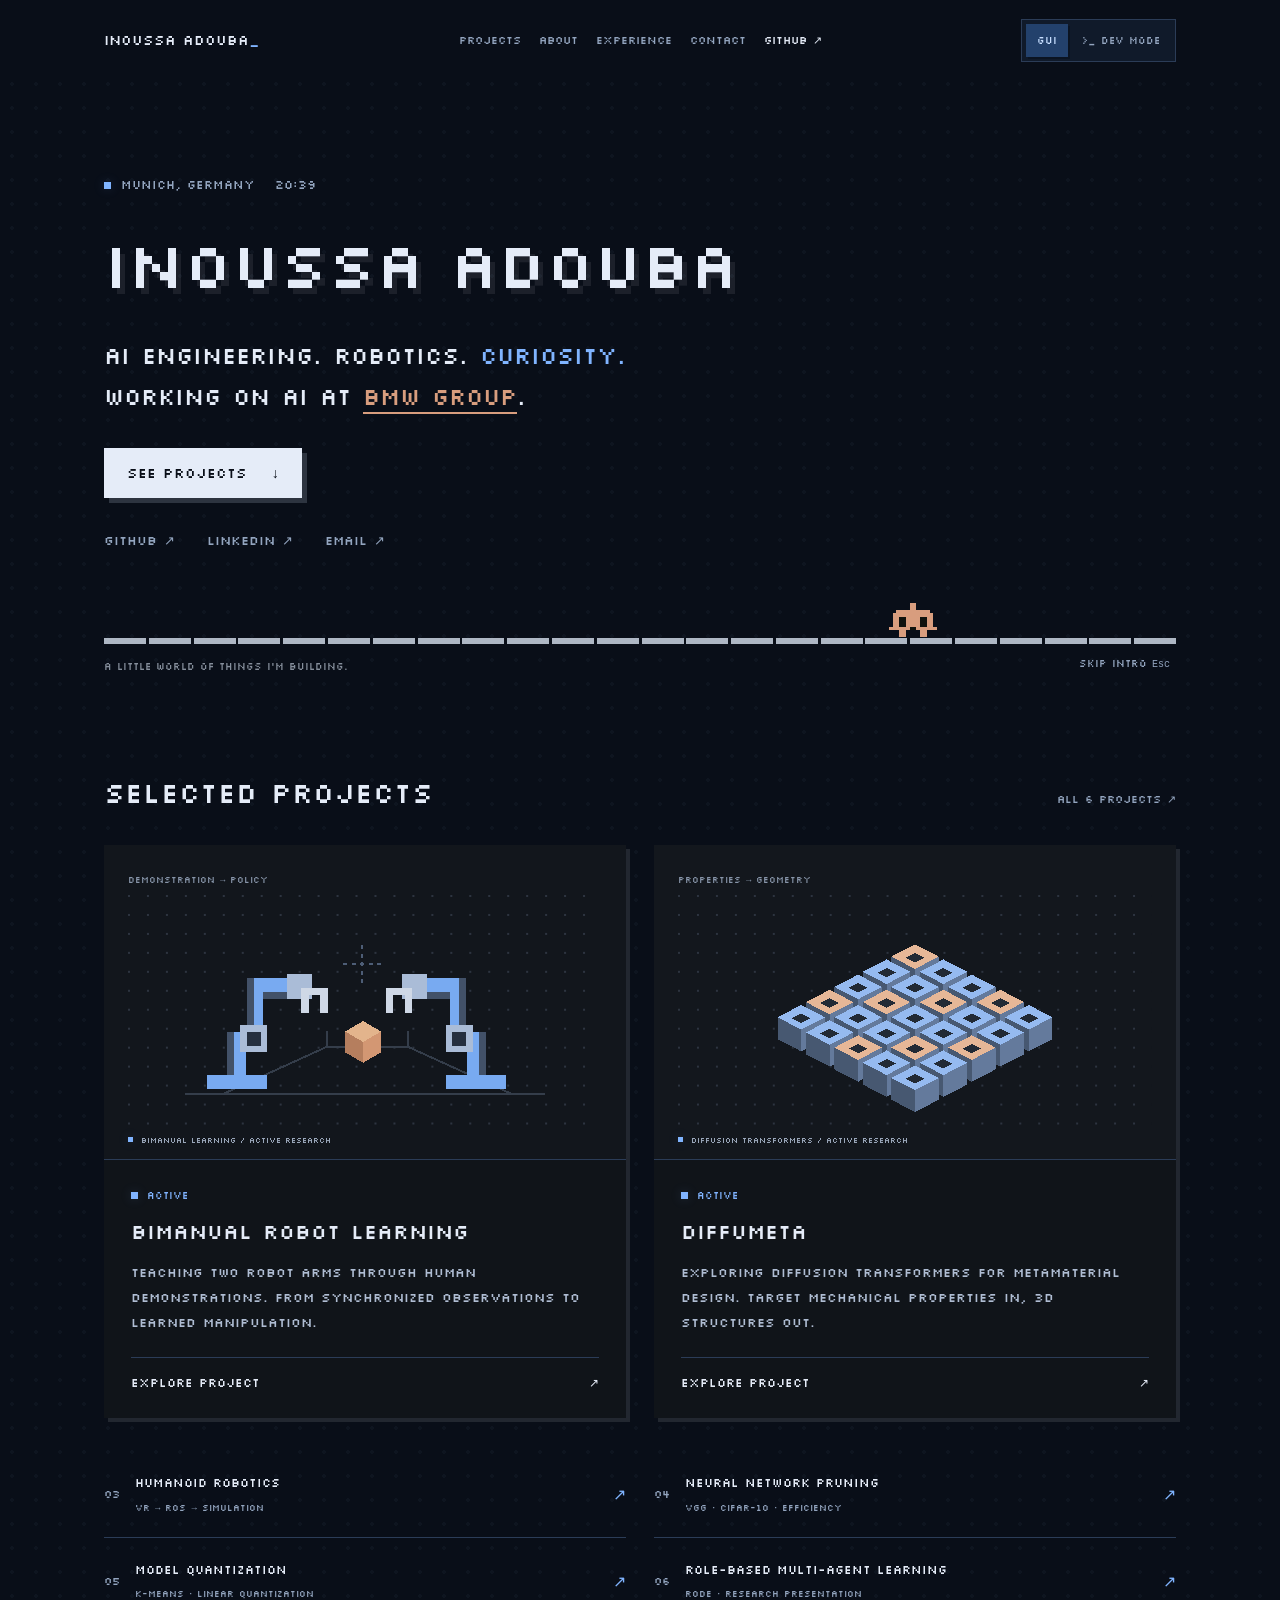
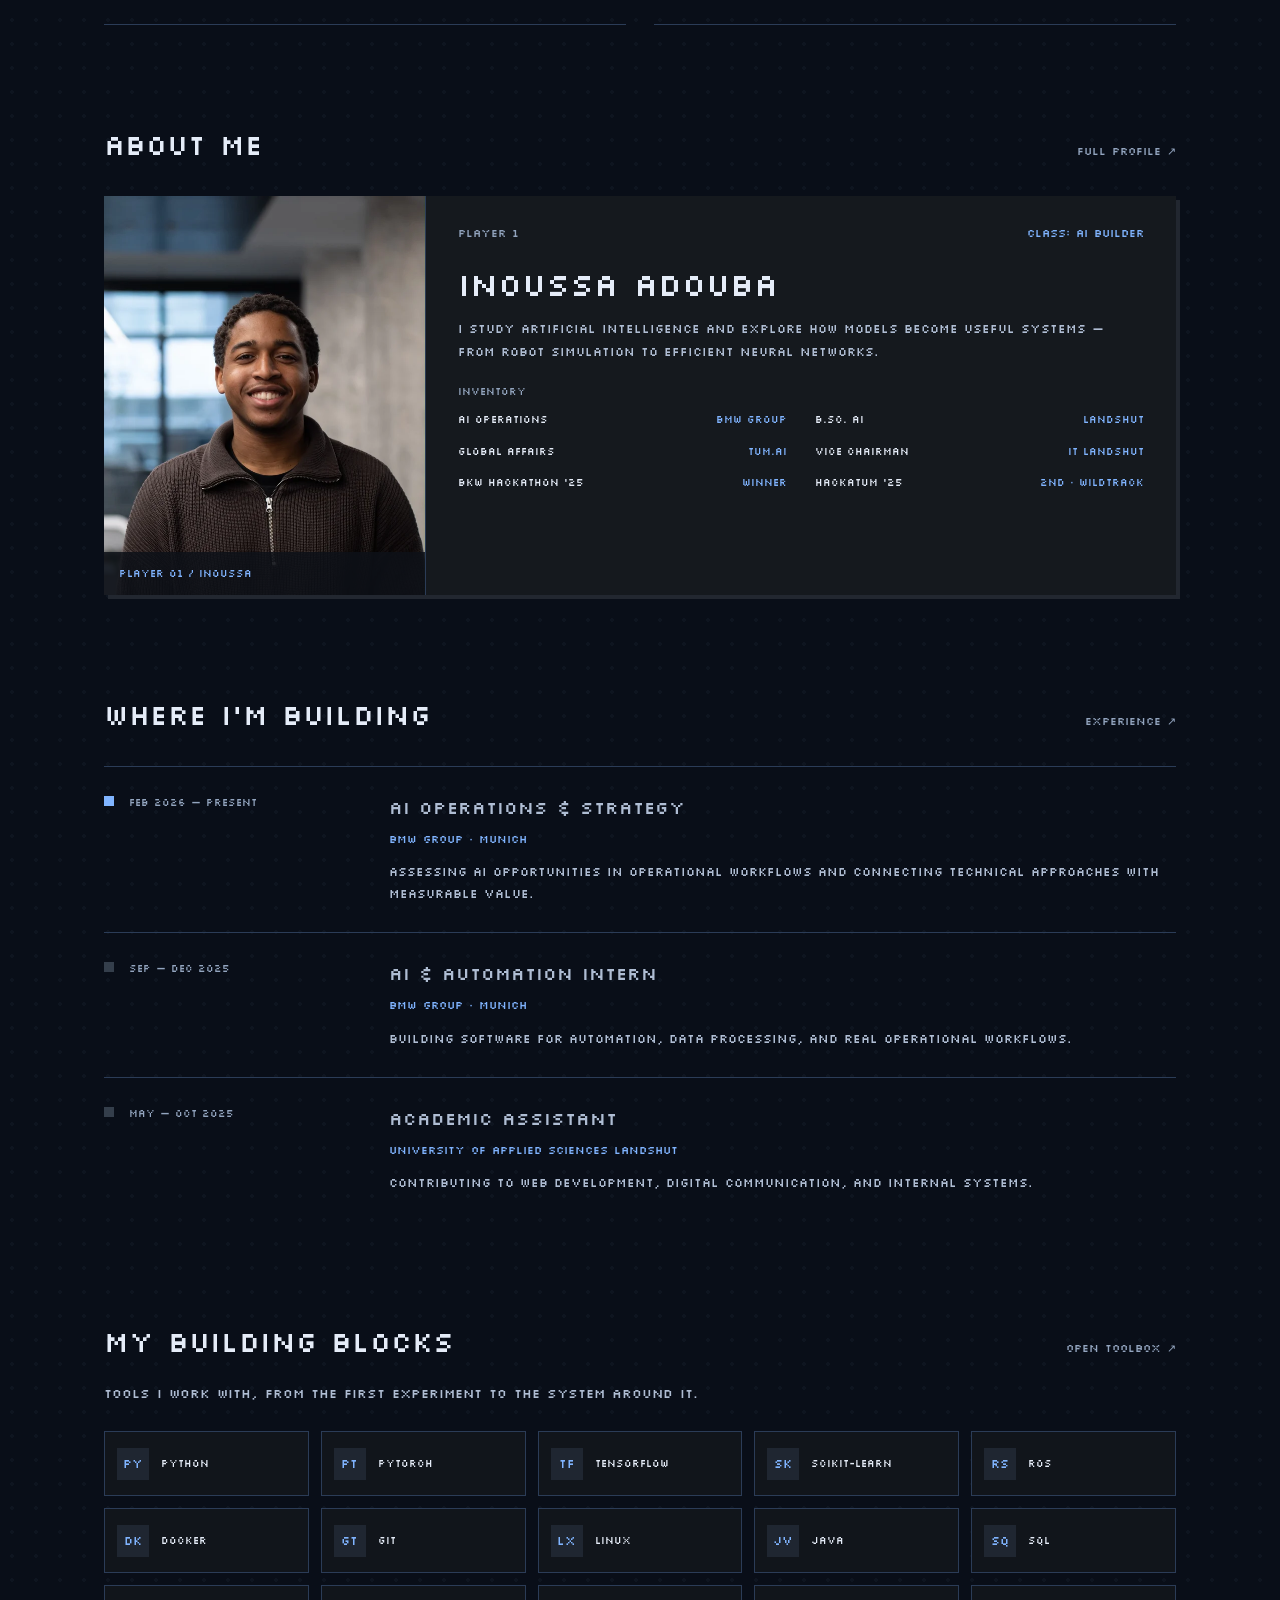
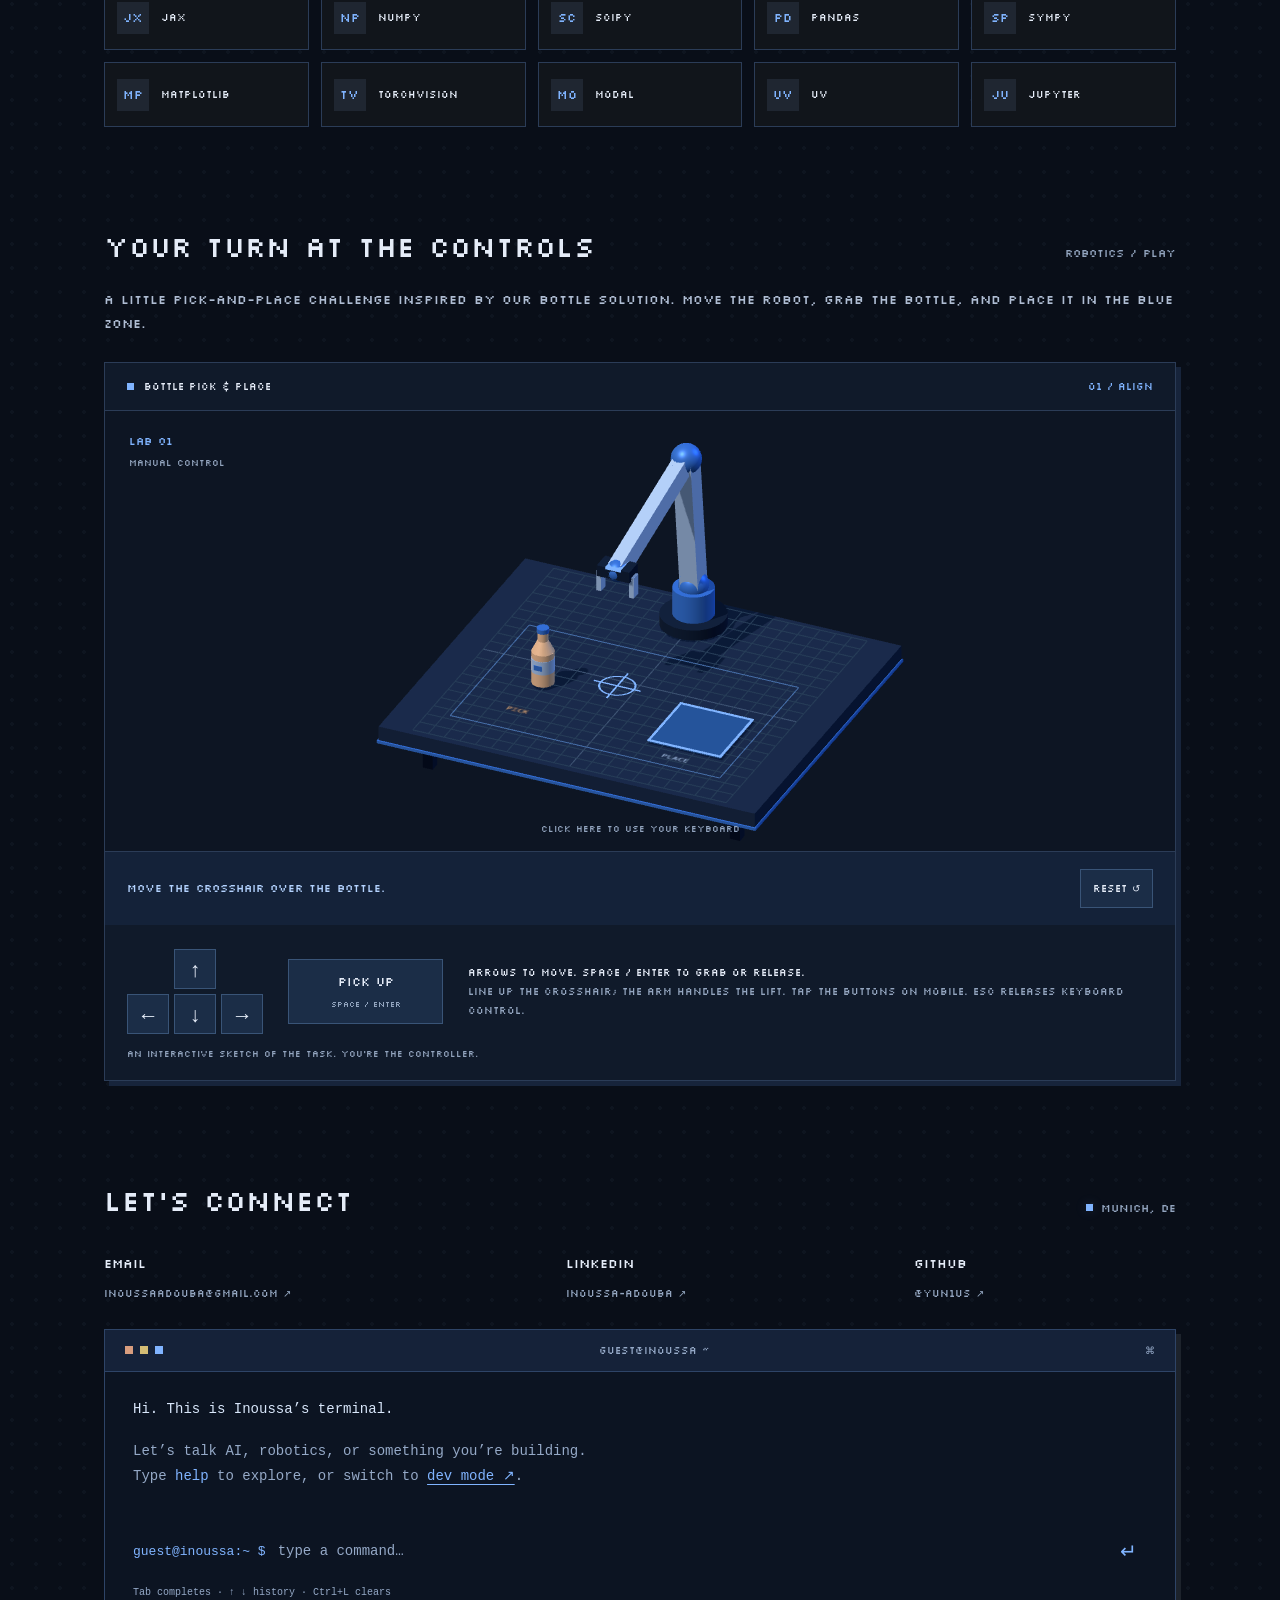
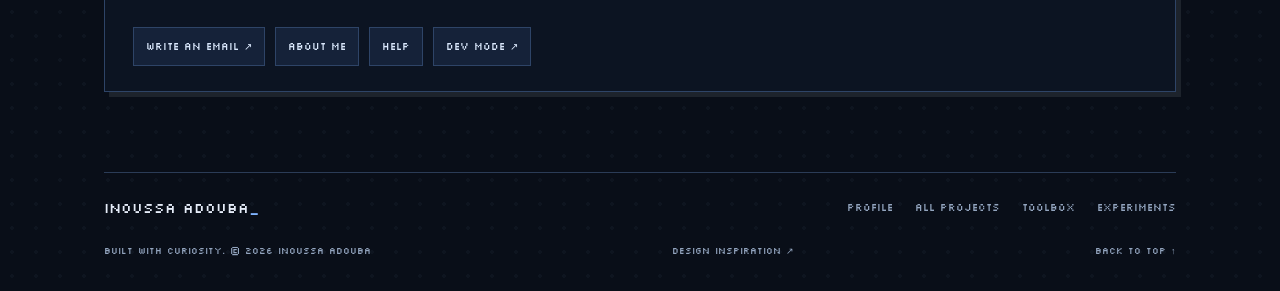
<file: index.html>
<!DOCTYPE html><html lang="en"><head><meta charset="UTF-8"><meta name="viewport" content="width=device-width"><meta name="description" content="Inoussa Adouba — artificial intelligence, robotics, and applied machine learning."><meta name="theme-color" content="#090e18"><script>
      try { document.documentElement.dataset.siteMode = localStorage.getItem('portfolio-mode') === 'dev' ? 'dev' : 'gui'; }
      catch { document.documentElement.dataset.siteMode = 'gui'; }
    </script><link rel="canonical" href="https://yun1us.github.io/"><meta property="og:title" content="Inoussa Adouba | AI, Robotics &amp; Applied Machine Learning"><meta property="og:description" content="Inoussa Adouba — artificial intelligence, robotics, and applied machine learning."><meta property="og:type" content="website"><meta property="og:url" content="https://yun1us.github.io/"><meta property="og:image" content="https://yun1us.github.io/og.png"><meta property="og:image:alt" content="Inoussa Adouba — AI engineering, robotics, and applied machine learning"><meta name="twitter:card" content="summary_large_image"><meta name="twitter:title" content="Inoussa Adouba | AI, Robotics &amp; Applied Machine Learning"><meta name="twitter:description" content="Inoussa Adouba — artificial intelligence, robotics, and applied machine learning."><meta name="twitter:image" content="https://yun1us.github.io/og.png"><link rel="icon" href="/favicon.svg" type="image/svg+xml"><link rel="preload" href="/fonts/silkscreen.ttf" as="font" type="font/ttf" crossorigin><style>@font-face{font-family:Silkscreen;src:url("/fonts/silkscreen.ttf") format("truetype");font-weight:400;font-style:normal;font-display:swap;}</style><title>Inoussa Adouba | AI, Robotics &amp; Applied Machine Learning</title><link rel="stylesheet" href="/_astro/BaseLayout.mEJoTnn2.css"><link rel="stylesheet" href="/_astro/index.DV6yybgA.css"></head><body class="pixel-site"><a class="skip-link" href="#main-content">Skip to content</a><header class="pixel-header"><div class="pixel-container pixel-header-inner"><a class="pixel-brand" href="/">Inoussa Adouba<span aria-hidden="true">_</span></a><nav class="pixel-desktop-nav" aria-label="Primary navigation"><a href="/#projects">Projects</a><a href="/#about">About</a><a href="/#experience">Experience</a><a href="/#contact">Contact</a><a href="https://github.com/Yun1us" target="_blank" rel="noreferrer">GitHub ↗</a></nav><div class="mode-switch" role="group" aria-label="Website mode"><button type="button" data-set-mode="gui" aria-pressed="true">GUI</button><button type="button" data-set-mode="dev" aria-pressed="false"><span aria-hidden="true">&gt;_</span> Dev mode</button></div><details class="pixel-mobile-menu"><summary>Menu <span aria-hidden="true">+</span></summary><nav aria-label="Mobile navigation"><a href="/#projects">Projects</a><a href="/#about">About</a><a href="/#experience">Experience</a><a href="/#contact">Contact</a><a href="/toolbox/">Toolbox</a><a href="https://github.com/Yun1us" target="_blank" rel="noreferrer">GitHub ↗</a></nav></details></div></header><main id="main-content"><div data-gui-view><div class="pixel-container pixel-home"><section class="pixel-hero" aria-labelledby="hero-title"><p class="hero-eyebrow"><span class="live-pixel"></span> Munich, Germany <span class="hero-clock" data-pixel-clock></span></p><h1 id="hero-title" aria-label="Inoussa Adouba"><span class="hero-word" aria-hidden="true"><span class="build-letter" style="--letter:0">I</span><span class="build-letter" style="--letter:1">n</span><span class="build-letter" style="--letter:2">o</span><span class="build-letter" style="--letter:3">u</span><span class="build-letter" style="--letter:4">s</span><span class="build-letter" style="--letter:5">s</span><span class="build-letter" style="--letter:6">a</span></span><span class="hero-word" aria-hidden="true"><span class="build-letter" style="--letter:0">A</span><span class="build-letter" style="--letter:1">d</span><span class="build-letter" style="--letter:2">o</span><span class="build-letter" style="--letter:3">u</span><span class="build-letter" style="--letter:4">b</span><span class="build-letter" style="--letter:5">a</span></span></h1><p class="pixel-hero-copy">AI engineering. Robotics. <span class="accent-text">Curiosity.</span><br>Working on AI at <a class="peach-text" href="/experience/">BMW Group</a>.</p><a class="pixel-button" href="#projects">See projects <span aria-hidden="true">↓</span></a><div class="hero-socials"><a href="https://github.com/Yun1us" target="_blank" rel="noreferrer">GitHub ↗</a><a href="https://www.linkedin.com/in/inoussa-adouba/" target="_blank" rel="noreferrer">LinkedIn ↗</a><a href="mailto:inoussaadouba@gmail.com">Email ↗</a></div><div class="construction-line"><button class="pixel-bot" type="button" data-bot aria-label="Say hello to the robot"><span class="bot-message" data-bot-message role="status"></span><svg viewBox="0 0 14 10" aria-hidden="true" shape-rendering="crispEdges"><path d="M6 0H8V2H12V3H13V7H14V8H11V10H9V8H5V10H3V8H0V7H1V3H2V2H6Z" fill="currentColor"></path><path d="M3 4H5V7H3ZM9 4H11V7H9Z" fill="#10120e"></path><path d="M6 7H8V8H6Z" fill="#10120e"></path></svg></button><div class="floor-blocks" aria-hidden="true"><i style="--block:0"></i><i style="--block:1"></i><i style="--block:2"></i><i style="--block:3"></i><i style="--block:4"></i><i style="--block:5"></i><i style="--block:6"></i><i style="--block:7"></i><i style="--block:8"></i><i style="--block:9"></i><i style="--block:10"></i><i style="--block:11"></i><i style="--block:12"></i><i style="--block:13"></i><i style="--block:14"></i><i style="--block:15"></i><i style="--block:16"></i><i style="--block:17"></i><i style="--block:18"></i><i style="--block:19"></i><i style="--block:20"></i><i style="--block:21"></i><i style="--block:22"></i><i style="--block:23"></i></div><span class="floor-caption">A little world of things I’m building.</span><button class="intro-skip" type="button" data-skip-intro hidden>Skip intro <kbd>Esc</kbd></button></div></section><section class="pixel-section" id="projects" aria-labelledby="projects-title"><header class="pixel-section-heading"><h2 id="projects-title">Selected projects</h2><a href="/projects/">All 6 projects ↗</a></header><div class="pixel-project-grid"><article class="pixel-project-card"><a class="scene-link" href="/projects/bimanual-robot-learning/" aria-label="Explore Bimanual robot learning"><div class="pixel-scene pixel-scene-robot" aria-hidden="true"><span class="scene-label">DEMONSTRATION → POLICY</span><svg viewBox="0 0 500 245" fill="none" shape-rendering="crispEdges"><defs><pattern id="grid-robot" width="20" height="20" patternUnits="userSpaceOnUse"><rect width="2" height="2" fill="#2d3440"></rect></pattern></defs><rect width="500" height="245" fill="url(#grid-robot)"></rect><path d="M60 210H440M100 210L210 160H295L405 210M210 160V143M295 160V143" stroke="#343d4a" stroke-width="2"></path><g class="robot-arm arm-left"><path d="M104 193V145H125V88H183V102H142V161H124V193" fill="#78aaf1"></path><path d="M104 193V145H112V193M125 145V88H133V145M142 102H183V110H142" fill="#425168"></path><rect x="118" y="137" width="29" height="29" fill="#aabcd7"></rect><rect x="125" y="144" width="15" height="15" fill="#252f3f"></rect><rect x="168" y="83" width="26" height="27" fill="#aabcd7"></rect><path d="M183 98H211V125H203V106H191V125H183" fill="#cfd8e6"></path><rect x="83" y="190" width="64" height="15" fill="#78aaf1"></rect></g><g class="robot-arm arm-right"><path d="M378 193V145H357V88H299V102H340V161H358V193" fill="#78aaf1"></path><path d="M370 193V145H378V193M349 145V88H357V145M299 102H340V110H299" fill="#425168"></path><rect x="335" y="137" width="29" height="29" fill="#aabcd7"></rect><rect x="342" y="144" width="15" height="15" fill="#252f3f"></rect><rect x="289" y="83" width="26" height="27" fill="#aabcd7"></rect><path d="M272 98H300V125H292V106H280V125H272" fill="#cfd8e6"></path><rect x="335" y="190" width="64" height="15" fill="#78aaf1"></rect></g><g class="learning-block"><path d="M229 144L248 133L267 144L248 155Z" fill="#e3b48c"></path><path d="M229 144V166L248 177V155Z" fill="#b57e5e"></path><path d="M248 155L267 144V166L248 177Z" fill="#d39773"></path></g><path d="M227 73H267M247 53V93" stroke="#4d5d76" stroke-width="2" stroke-dasharray="4 5"></path></svg><span class="scene-footer"><span class="live-pixel"></span>BIMANUAL LEARNING / ACTIVE RESEARCH</span></div></a><div class="pixel-project-copy"><p class="pixel-kicker"><span class="live-pixel"></span>Active</p><h3><a href="/projects/bimanual-robot-learning/">Bimanual robot learning</a></h3><p>Teaching two robot arms through human demonstrations. From synchronized observations to learned manipulation.</p><a class="pixel-text-link" href="/projects/bimanual-robot-learning/">Explore project <span>↗</span></a></div></article><article class="pixel-project-card"><a class="scene-link" href="/projects/diffumeta-project/" aria-label="Explore DiffuMeta"><div class="pixel-scene pixel-scene-lattice" aria-hidden="true"><span class="scene-label">PROPERTIES → GEOMETRY</span><svg viewBox="0 0 500 245" fill="none" shape-rendering="crispEdges"><defs><pattern id="grid-lattice" width="20" height="20" patternUnits="userSpaceOnUse"><rect width="2" height="2" fill="#2d3440"></rect></pattern></defs><rect width="500" height="245" fill="url(#grid-lattice)"></rect><g class="lattice-blocks"><g style="--block-delay:0ms"><path d="M250 52l25 13 -25 13 -25 -13Z" fill="#e6b797"></path><path d="M225 65l25 13 v23 l-25 -13Z" fill="#475871"></path><path d="M250 78l25 -13 v23 l-25 13Z" fill="#647a9c"></path><path d="M240 66l10 -5 10 5 -10 5Z" fill="#222a35"></path></g><g style="--block-delay:90ms"><path d="M280 68l25 13 -25 13 -25 -13Z" fill="#95baf0"></path><path d="M255 81l25 13 v23 l-25 -13Z" fill="#475871"></path><path d="M280 94l25 -13 v23 l-25 13Z" fill="#647a9c"></path><path d="M270 82l10 -5 10 5 -10 5Z" fill="#222a35"></path></g><g style="--block-delay:180ms"><path d="M310 84l25 13 -25 13 -25 -13Z" fill="#95baf0"></path><path d="M285 97l25 13 v23 l-25 -13Z" fill="#475871"></path><path d="M310 110l25 -13 v23 l-25 13Z" fill="#647a9c"></path><path d="M300 98l10 -5 10 5 -10 5Z" fill="#222a35"></path></g><g style="--block-delay:270ms"><path d="M340 100l25 13 -25 13 -25 -13Z" fill="#e6b797"></path><path d="M315 113l25 13 v23 l-25 -13Z" fill="#475871"></path><path d="M340 126l25 -13 v23 l-25 13Z" fill="#647a9c"></path><path d="M330 114l10 -5 10 5 -10 5Z" fill="#222a35"></path></g><g style="--block-delay:360ms"><path d="M370 116l25 13 -25 13 -25 -13Z" fill="#95baf0"></path><path d="M345 129l25 13 v23 l-25 -13Z" fill="#475871"></path><path d="M370 142l25 -13 v23 l-25 13Z" fill="#647a9c"></path><path d="M360 130l10 -5 10 5 -10 5Z" fill="#222a35"></path></g><g style="--block-delay:90ms"><path d="M220 68l25 13 -25 13 -25 -13Z" fill="#95baf0"></path><path d="M195 81l25 13 v23 l-25 -13Z" fill="#475871"></path><path d="M220 94l25 -13 v23 l-25 13Z" fill="#647a9c"></path><path d="M210 82l10 -5 10 5 -10 5Z" fill="#222a35"></path></g><g style="--block-delay:180ms"><path d="M250 84l25 13 -25 13 -25 -13Z" fill="#95baf0"></path><path d="M225 97l25 13 v23 l-25 -13Z" fill="#475871"></path><path d="M250 110l25 -13 v23 l-25 13Z" fill="#647a9c"></path><path d="M240 98l10 -5 10 5 -10 5Z" fill="#222a35"></path></g><g style="--block-delay:270ms"><path d="M280 100l25 13 -25 13 -25 -13Z" fill="#e6b797"></path><path d="M255 113l25 13 v23 l-25 -13Z" fill="#475871"></path><path d="M280 126l25 -13 v23 l-25 13Z" fill="#647a9c"></path><path d="M270 114l10 -5 10 5 -10 5Z" fill="#222a35"></path></g><g style="--block-delay:360ms"><path d="M310 116l25 13 -25 13 -25 -13Z" fill="#95baf0"></path><path d="M285 129l25 13 v23 l-25 -13Z" fill="#475871"></path><path d="M310 142l25 -13 v23 l-25 13Z" fill="#647a9c"></path><path d="M300 130l10 -5 10 5 -10 5Z" fill="#222a35"></path></g><g style="--block-delay:450ms"><path d="M340 132l25 13 -25 13 -25 -13Z" fill="#95baf0"></path><path d="M315 145l25 13 v23 l-25 -13Z" fill="#475871"></path><path d="M340 158l25 -13 v23 l-25 13Z" fill="#647a9c"></path><path d="M330 146l10 -5 10 5 -10 5Z" fill="#222a35"></path></g><g style="--block-delay:180ms"><path d="M190 84l25 13 -25 13 -25 -13Z" fill="#95baf0"></path><path d="M165 97l25 13 v23 l-25 -13Z" fill="#475871"></path><path d="M190 110l25 -13 v23 l-25 13Z" fill="#647a9c"></path><path d="M180 98l10 -5 10 5 -10 5Z" fill="#222a35"></path></g><g style="--block-delay:270ms"><path d="M220 100l25 13 -25 13 -25 -13Z" fill="#e6b797"></path><path d="M195 113l25 13 v23 l-25 -13Z" fill="#475871"></path><path d="M220 126l25 -13 v23 l-25 13Z" fill="#647a9c"></path><path d="M210 114l10 -5 10 5 -10 5Z" fill="#222a35"></path></g><g style="--block-delay:360ms"><path d="M250 116l25 13 -25 13 -25 -13Z" fill="#95baf0"></path><path d="M225 129l25 13 v23 l-25 -13Z" fill="#475871"></path><path d="M250 142l25 -13 v23 l-25 13Z" fill="#647a9c"></path><path d="M240 130l10 -5 10 5 -10 5Z" fill="#222a35"></path></g><g style="--block-delay:450ms"><path d="M280 132l25 13 -25 13 -25 -13Z" fill="#95baf0"></path><path d="M255 145l25 13 v23 l-25 -13Z" fill="#475871"></path><path d="M280 158l25 -13 v23 l-25 13Z" fill="#647a9c"></path><path d="M270 146l10 -5 10 5 -10 5Z" fill="#222a35"></path></g><g style="--block-delay:540ms"><path d="M310 148l25 13 -25 13 -25 -13Z" fill="#e6b797"></path><path d="M285 161l25 13 v23 l-25 -13Z" fill="#475871"></path><path d="M310 174l25 -13 v23 l-25 13Z" fill="#647a9c"></path><path d="M300 162l10 -5 10 5 -10 5Z" fill="#222a35"></path></g><g style="--block-delay:270ms"><path d="M160 100l25 13 -25 13 -25 -13Z" fill="#e6b797"></path><path d="M135 113l25 13 v23 l-25 -13Z" fill="#475871"></path><path d="M160 126l25 -13 v23 l-25 13Z" fill="#647a9c"></path><path d="M150 114l10 -5 10 5 -10 5Z" fill="#222a35"></path></g><g style="--block-delay:360ms"><path d="M190 116l25 13 -25 13 -25 -13Z" fill="#95baf0"></path><path d="M165 129l25 13 v23 l-25 -13Z" fill="#475871"></path><path d="M190 142l25 -13 v23 l-25 13Z" fill="#647a9c"></path><path d="M180 130l10 -5 10 5 -10 5Z" fill="#222a35"></path></g><g style="--block-delay:450ms"><path d="M220 132l25 13 -25 13 -25 -13Z" fill="#95baf0"></path><path d="M195 145l25 13 v23 l-25 -13Z" fill="#475871"></path><path d="M220 158l25 -13 v23 l-25 13Z" fill="#647a9c"></path><path d="M210 146l10 -5 10 5 -10 5Z" fill="#222a35"></path></g><g style="--block-delay:540ms"><path d="M250 148l25 13 -25 13 -25 -13Z" fill="#e6b797"></path><path d="M225 161l25 13 v23 l-25 -13Z" fill="#475871"></path><path d="M250 174l25 -13 v23 l-25 13Z" fill="#647a9c"></path><path d="M240 162l10 -5 10 5 -10 5Z" fill="#222a35"></path></g><g style="--block-delay:630ms"><path d="M280 164l25 13 -25 13 -25 -13Z" fill="#95baf0"></path><path d="M255 177l25 13 v23 l-25 -13Z" fill="#475871"></path><path d="M280 190l25 -13 v23 l-25 13Z" fill="#647a9c"></path><path d="M270 178l10 -5 10 5 -10 5Z" fill="#222a35"></path></g><g style="--block-delay:360ms"><path d="M130 116l25 13 -25 13 -25 -13Z" fill="#95baf0"></path><path d="M105 129l25 13 v23 l-25 -13Z" fill="#475871"></path><path d="M130 142l25 -13 v23 l-25 13Z" fill="#647a9c"></path><path d="M120 130l10 -5 10 5 -10 5Z" fill="#222a35"></path></g><g style="--block-delay:450ms"><path d="M160 132l25 13 -25 13 -25 -13Z" fill="#95baf0"></path><path d="M135 145l25 13 v23 l-25 -13Z" fill="#475871"></path><path d="M160 158l25 -13 v23 l-25 13Z" fill="#647a9c"></path><path d="M150 146l10 -5 10 5 -10 5Z" fill="#222a35"></path></g><g style="--block-delay:540ms"><path d="M190 148l25 13 -25 13 -25 -13Z" fill="#e6b797"></path><path d="M165 161l25 13 v23 l-25 -13Z" fill="#475871"></path><path d="M190 174l25 -13 v23 l-25 13Z" fill="#647a9c"></path><path d="M180 162l10 -5 10 5 -10 5Z" fill="#222a35"></path></g><g style="--block-delay:630ms"><path d="M220 164l25 13 -25 13 -25 -13Z" fill="#95baf0"></path><path d="M195 177l25 13 v23 l-25 -13Z" fill="#475871"></path><path d="M220 190l25 -13 v23 l-25 13Z" fill="#647a9c"></path><path d="M210 178l10 -5 10 5 -10 5Z" fill="#222a35"></path></g><g style="--block-delay:720ms"><path d="M250 180l25 13 -25 13 -25 -13Z" fill="#95baf0"></path><path d="M225 193l25 13 v23 l-25 -13Z" fill="#475871"></path><path d="M250 206l25 -13 v23 l-25 13Z" fill="#647a9c"></path><path d="M240 194l10 -5 10 5 -10 5Z" fill="#222a35"></path></g></g></svg><span class="scene-footer"><span class="live-pixel"></span>DIFFUSION TRANSFORMERS / ACTIVE RESEARCH</span></div></a><div class="pixel-project-copy"><p class="pixel-kicker"><span class="live-pixel"></span>Active</p><h3><a href="/projects/diffumeta-project/">DiffuMeta</a></h3><p>Exploring diffusion transformers for metamaterial design. Target mechanical properties in, 3D structures out.</p><a class="pixel-text-link" href="/projects/diffumeta-project/">Explore project <span>↗</span></a></div></article></div><div class="pixel-other-projects"><a href="/projects/humanoid-robotics-bmw/"><span class="project-row-number">03</span><span><strong>Humanoid robotics</strong><small>VR → ROS → simulation</small></span><span aria-hidden="true">↗</span></a><a href="/projects/ml3-prak01-ino/"><span class="project-row-number">04</span><span><strong>Neural network pruning</strong><small>VGG · CIFAR-10 · efficiency</small></span><span aria-hidden="true">↗</span></a><a href="/projects/ml3-prak03-ino/"><span class="project-row-number">05</span><span><strong>Model quantization</strong><small>K-means · linear quantization</small></span><span aria-hidden="true">↗</span></a><a href="/projects/seminar-project/"><span class="project-row-number">06</span><span><strong>Role-based multi-agent learning</strong><small>RODE · research presentation</small></span><span aria-hidden="true">↗</span></a></div></section><section class="pixel-section" id="about" aria-labelledby="about-title"><header class="pixel-section-heading"><h2 id="about-title">About me</h2><a href="/profile/">Full profile ↗</a></header><div class="player-card"><div class="player-portrait"><img src="/_astro/inoussa-adouba.CsXf9BYN_1sa3BU.webp" srcset="/_astro/inoussa-adouba.CsXf9BYN_ZnXy4N.webp 320w, /_astro/inoussa-adouba.CsXf9BYN_2imYpf.webp 640w, /_astro/inoussa-adouba.CsXf9BYN_ZsY3an.webp 960w" alt="Portrait of Inoussa Adouba" sizes="(max-width: 650px) calc(100vw - 40px), 322px" loading="lazy" decoding="async" width="800" height="995"><span>Player 01 / Inoussa</span></div><div class="player-details"><div class="player-topline"><span>Player 1</span><span class="accent-text">Class: AI builder</span></div><h3>Inoussa Adouba</h3><p class="player-bio">I study Artificial Intelligence and explore how models become useful systems — from robot simulation to efficient neural networks.</p><p class="inventory-label">Inventory</p><dl class="player-inventory"><div><dt>AI Operations</dt><dd>BMW Group</dd></div><div><dt>B.Sc. AI</dt><dd>Landshut</dd></div><div><dt>Global Affairs</dt><dd>TUM.ai</dd></div><div><dt>Vice Chairman</dt><dd>IT Landshut</dd></div><div><dt>BKW Hackathon ’25</dt><dd>Winner</dd></div><div><dt>hackaTUM ’25</dt><dd>2nd · Wildtrack</dd></div></dl></div></div></section><section class="pixel-section" id="experience" aria-labelledby="experience-title"><header class="pixel-section-heading"><h2 id="experience-title">Where I’m building</h2><a href="/experience/">Experience ↗</a></header><ol class="pixel-experience"><li><div class="experience-date"><span class="experience-block is-current" aria-hidden="true"></span><span>Feb 2026 — Present</span></div><div><h3>AI Operations &amp; Strategy</h3><p class="experience-company">BMW Group · Munich</p><p>Assessing AI opportunities in operational workflows and connecting technical approaches with measurable value.</p></div></li><li><div class="experience-date"><span class="experience-block" aria-hidden="true"></span><span>Sep — Dec 2025</span></div><div><h3>AI &amp; Automation Intern</h3><p class="experience-company">BMW Group · Munich</p><p>Building software for automation, data processing, and real operational workflows.</p></div></li><li><div class="experience-date"><span class="experience-block" aria-hidden="true"></span><span>May — Oct 2025</span></div><div><h3>Academic Assistant</h3><p class="experience-company">University of Applied Sciences Landshut</p><p>Contributing to web development, digital communication, and internal systems.</p></div></li></ol></section><section class="pixel-section" aria-labelledby="toolbox-title"><header class="pixel-section-heading"><h2 id="toolbox-title">My building blocks</h2><a href="/toolbox/">Open toolbox ↗</a></header><p class="section-intro">Tools I work with, from the first experiment to the system around it.</p><div class="pixel-tools"><a href="/toolbox/"><span aria-hidden="true">Py</span>Python</a><a href="/toolbox/"><span aria-hidden="true">Pt</span>PyTorch</a><a href="/toolbox/"><span aria-hidden="true">Tf</span>TensorFlow</a><a href="/toolbox/"><span aria-hidden="true">Sk</span>scikit-learn</a><a href="/toolbox/"><span aria-hidden="true">Rs</span>ROS</a><a href="/toolbox/"><span aria-hidden="true">Dk</span>Docker</a><a href="/toolbox/"><span aria-hidden="true">Gt</span>Git</a><a href="/toolbox/"><span aria-hidden="true">Lx</span>Linux</a><a href="/toolbox/"><span aria-hidden="true">Jv</span>Java</a><a href="/toolbox/"><span aria-hidden="true">Sq</span>SQL</a><a href="/toolbox/"><span aria-hidden="true">Jx</span>JAX</a><a href="/toolbox/"><span aria-hidden="true">Np</span>NumPy</a><a href="/toolbox/"><span aria-hidden="true">Sc</span>SciPy</a><a href="/toolbox/"><span aria-hidden="true">Pd</span>pandas</a><a href="/toolbox/"><span aria-hidden="true">Sp</span>SymPy</a><a href="/toolbox/"><span aria-hidden="true">Mp</span>Matplotlib</a><a href="/toolbox/"><span aria-hidden="true">Tv</span>Torchvision</a><a href="/toolbox/"><span aria-hidden="true">Mo</span>Modal</a><a href="/toolbox/"><span aria-hidden="true">Uv</span>uv</a><a href="/toolbox/"><span aria-hidden="true">Ju</span>Jupyter</a></div></section><section class="pixel-section" id="robot-lab" aria-labelledby="robot-title" data-astro-cid-t4fgalu4><header class="pixel-section-heading" data-astro-cid-t4fgalu4><h2 id="robot-title" data-astro-cid-t4fgalu4>Your turn at the controls</h2><span data-astro-cid-t4fgalu4>Robotics / Play</span></header><p class="section-intro" data-astro-cid-t4fgalu4>A little pick-and-place challenge inspired by our bottle solution. Move the robot, grab the bottle, and place it in the blue zone.</p><div class="robot-game" data-robot-game data-astro-cid-t4fgalu4><div class="robot-toolbar" data-astro-cid-t4fgalu4><span data-astro-cid-t4fgalu4><i data-astro-cid-t4fgalu4></i> Bottle pick & place</span><span data-robot-progress data-astro-cid-t4fgalu4>01 / Align</span></div><div class="robot-viewport" data-robot-viewport tabindex="0" role="group" aria-label="Robot playground. Arrow keys move the gripper. Space or Enter picks up or drops the bottle. Escape leaves the playground." aria-describedby="robot-instructions" data-astro-cid-t4fgalu4><div class="robot-loading" data-robot-loading data-astro-cid-t4fgalu4>Setting up the workbench…</div><div class="robot-scene-label" aria-hidden="true" data-astro-cid-t4fgalu4>LAB 01 <span data-astro-cid-t4fgalu4>Manual control</span></div><span class="robot-focus-hint" data-astro-cid-t4fgalu4>Click here to use your keyboard</span></div><div class="robot-feedback" data-astro-cid-t4fgalu4><p data-robot-status role="status" aria-live="polite" data-astro-cid-t4fgalu4>Move the crosshair over the bottle.</p><button type="button" data-robot-reset disabled data-astro-cid-t4fgalu4>Reset ↺</button></div><div class="robot-controls" data-astro-cid-t4fgalu4><div class="robot-dpad" role="group" aria-label="Move the robot" data-astro-cid-t4fgalu4><button type="button" data-robot-direction="up" aria-label="Move away" disabled data-astro-cid-t4fgalu4>↑</button><button type="button" data-robot-direction="left" aria-label="Move left" disabled data-astro-cid-t4fgalu4>←</button><button type="button" data-robot-direction="down" aria-label="Move toward you" disabled data-astro-cid-t4fgalu4>↓</button><button type="button" data-robot-direction="right" aria-label="Move right" disabled data-astro-cid-t4fgalu4>→</button></div><button class="robot-action" type="button" data-robot-action disabled data-astro-cid-t4fgalu4><span data-robot-action-label data-astro-cid-t4fgalu4>Pick up</span> <small data-astro-cid-t4fgalu4>Space / Enter</small></button><p id="robot-instructions" data-astro-cid-t4fgalu4><strong data-astro-cid-t4fgalu4>Arrows to move. Space / Enter to grab or release.</strong><br data-astro-cid-t4fgalu4>Line up the crosshair; the arm handles the lift. Tap the buttons on mobile. Esc releases keyboard control.</p></div><p class="robot-footnote" data-astro-cid-t4fgalu4>An interactive sketch of the task. You’re the controller.</p></div></section><script type="module" src="/_astro/PickPlace.astro_astro_type_script_index_0_lang.BsMzDSaQ.js"></script><section class="pixel-section" id="contact" aria-labelledby="contact-title"><header class="pixel-section-heading"><h2 id="contact-title">Let’s connect</h2><span class="contact-location"><span class="live-pixel"></span> Munich, DE</span></header><div class="pixel-contact-links"><a href="mailto:inoussaadouba@gmail.com">Email <span>inoussaadouba@gmail.com ↗</span></a><a href="https://www.linkedin.com/in/inoussa-adouba/" target="_blank" rel="noreferrer">LinkedIn <span>inoussa-adouba ↗</span></a><a href="https://github.com/Yun1us" target="_blank" rel="noreferrer">GitHub <span>@Yun1us ↗</span></a></div><div class="pixel-terminal" data-terminal><div class="terminal-title"><span class="terminal-lights" aria-hidden="true"><i></i><i></i><i></i></span><span>guest@inoussa ~</span><span class="terminal-readonly">⌘</span></div><div class="terminal-body"><div class="terminal-output" data-terminal-output role="log" aria-label="Contact terminal output" aria-live="polite" aria-relevant="additions" tabindex="0"><p>Hi. This is Inoussa’s terminal.</p><p class="terminal-muted">Let’s talk AI, robotics, or something you’re building.<br>Type <span class="accent-text">help</span> to explore, or switch to <button class="terminal-inline-mode" data-set-mode="dev" type="button">dev mode ↗</button>.</p></div><form data-terminal-form class="terminal-form"><label for="terminal-command">guest@inoussa:<span data-terminal-path>~</span> $</label><input id="terminal-command" data-terminal-input name="command" autocomplete="off" autocapitalize="off" spellcheck="false" placeholder="type a command…" aria-label="Terminal command" aria-describedby="terminal-command-hint" maxlength="500"><button type="submit" aria-label="Run command">↵</button></form><p class="terminal-keyboard-hint" id="terminal-command-hint">Tab completes · ↑ ↓ history · Ctrl+L clears</p></div><div class="terminal-actions"><a href="mailto:inoussaadouba@gmail.com">Write an email ↗</a><button type="button" data-command="about">About me</button><button type="button" data-command="help">Help</button><button type="button" data-set-mode="dev">Dev mode ↗</button></div></div></section></div></div><section class="dev-view pixel-container" data-dev-view aria-labelledby="dev-title"><div class="dev-view-heading"><div><p class="pixel-kicker">A different way to explore</p><h1 id="dev-title">The portfolio, as a terminal.</h1></div><span class="dev-directory" data-dev-directory>~</span></div><div class="pixel-terminal dev-terminal" data-terminal><div class="terminal-title"><span class="terminal-lights" aria-hidden="true"><i></i><i></i><i></i></span><span>inoussa / dev mode</span><span class="terminal-readonly">portfolio.sh</span></div><div class="terminal-body"><div class="terminal-output" data-terminal-output role="log" aria-label="Dev terminal output" aria-live="polite" aria-relevant="additions" tabindex="0"><p class="terminal-welcome">INOS / portfolio shell</p><p>Welcome to Inoussa’s corner of the internet.</p><p class="terminal-muted">Explore the portfolio as a filesystem.<br>Start with <span class="accent-text">ls</span>, or try <span class="accent-text">cd projects</span>.<br><span class="accent-text">help</span> lists commands. <span class="accent-text">exit</span> returns to the site.</p></div><form data-terminal-form class="terminal-form"><label for="dev-command">guest@inoussa:<span data-terminal-path>~</span> $</label><input id="dev-command" data-terminal-input name="command" autocomplete="off" autocapitalize="off" spellcheck="false" placeholder="type a command…" aria-label="Dev terminal command" aria-describedby="dev-command-hint" maxlength="500"><button type="submit" aria-label="Run dev command">↵</button></form><p class="terminal-keyboard-hint" id="dev-command-hint">Tab completes · ↑ ↓ history · Ctrl+L clears · exit returns to GUI</p></div><div class="terminal-actions"><button type="button" data-command="ls">ls</button><button type="button" data-command="cd ..">cd ..</button><button type="button" data-command="tree">tree</button><button type="button" data-command="help">help</button><button type="button" data-command="exit">exit ↗</button></div></div><p class="dev-view-note">Try <button type="button" data-dev-example="cd projects">cd projects</button>, then <button type="button" data-dev-example="ls">ls</button>. Use <code>open &lt;file&gt;</code> to view it in the GUI.</p></section></main><script type="application/json" data-portfolio-files>[{"path":"/","description":"Inoussa Adouba — AI engineering, robotics, and applied machine learning.","href":"/"},{"path":"/projects","description":"Research, implementations, and presentations. Use cat \u003cproject> to read one.","href":"/projects/"},{"path":"/experience","description":"Industry and university experience.","href":"/experience/"},{"path":"/education","description":"What I’m studying.","href":"/profile/"},{"path":"/community","description":"Leadership, partnerships, and hackathons.","href":"/profile/"},{"path":"/toolbox","description":"Tools I have used across coursework, industry, and personal projects.","href":"/toolbox/"},{"path":"/experiments","description":"Smaller projects and foundational AI work.","href":"/additional-work/"},{"path":"/README.md","content":"Welcome to Inoussa’s portfolio.\n\nTry this:\n  ls\n  cd projects\n  ls\n  cat bimanual-robot-learning\n  open bimanual-robot-learning\n\nTab completes commands and paths. ↑ / ↓ recall history.\nhelp lists commands; man \u003ccommand> explains one.\nexit returns to the GUI.\n\nThis is a virtual filesystem of the public portfolio. All files are read-only.","href":"/","description":"Start here"},{"path":"/about","content":"Inoussa Adouba\nAI engineering · robotics · applied machine learning\nMunich, Germany\n\nI study Artificial Intelligence at the University of Applied Sciences Landshut and work in AI Operations and Strategy at BMW Group.\n\nMy work spans robot simulation, efficient neural networks, generative design, and intelligent automation. Through TUM.ai, I support international partnerships and student makeathons.","href":"/profile/","description":"Profile and approach"},{"path":"/contact","content":"Let’s talk about AI, robotics, and engineering.\n\nEmail: inoussaadouba@gmail.com\nLinkedIn: https://www.linkedin.com/in/inoussa-adouba/\nGitHub: https://github.com/Yun1us\nLocation: Munich, Germany\n\nUse email, linkedin, or github for a clickable link.","href":"/#contact","description":"Email and social links"},{"path":"/experience/bmw-ai-operations","content":"AI Operations and Strategy | Technology\nBMW Group · Munich\nFebruary 2026 — Present\n\nI identify and assess AI opportunities in operational workflows, then help align technical approaches with measurable value and scalable implementation.","href":"/experience/","description":"Current role at BMW Group"},{"path":"/experience/bmw-automation","content":"AI & Automation Intern\nBMW Group · Munich\nSeptember — December 2025\n\nI built software-based solutions for automation, data processing, and real operational workflows.","href":"/experience/","description":"AI and automation internship"},{"path":"/experience/academic-assistant","content":"Academic Assistant\nUniversity of Applied Sciences Landshut\nMay — October 2025\n\nI improved digital content and internal systems while contributing to web development and digital communication.","href":"/experience/","description":"University digital systems"},{"path":"/education/artificial-intelligence","content":"B.Sc. Artificial Intelligence\nUniversity of Applied Sciences Landshut\n2023 — 2027 (expected)\n\nFocus: artificial intelligence, robotics, and applied machine learning.","href":"/profile/","description":"B.Sc. AI · expected 2027"},{"path":"/community/tum-ai","content":"TUM.ai\nGlobal Affairs & Makeathon Team\n2025 — Present\n\nSupporting international partnerships and student makeathons.","href":"/profile/","description":"Global Affairs and Makeathon Team"},{"path":"/community/it-landshut","content":"Innovation & Technology Landshut e.V.\nVice Chairman\n2024 — Present","href":"/profile/","description":"Vice Chairman"},{"path":"/community/awards","content":"Winner — TUM.ai × BKW Engineering Hackathon 2025\n2nd place, Wildtrack — hackaTUM 2025","href":"/profile/","description":"Hackathon awards"},{"path":"/toolbox/ai-ml","content":"PyTorch\nJAX\nTensorFlow\nscikit-learn\nKeras\nTorchvision\nTransformers\nDiffusion transformers\nEmbeddings\nModel evaluation","href":"/toolbox/","description":"AI & Machine Learning"},{"path":"/toolbox/engineering","content":"Python\nJava\nGit\nDocker\nLinux\nROS\nVR teleoperation\nRobot simulation","href":"/toolbox/","description":"Engineering & Robotics"},{"path":"/toolbox/data-systems","content":"SQL\nNoSQL\nData pipelines\nPreprocessing\nDataset auditing\nTraining workflows\nMCP","href":"/toolbox/","description":"Data & Systems"},{"path":"/toolbox/scientific-computing","content":"NumPy\nSciPy\npandas\nSymPy\nMatplotlib\nscikit-image","href":"/toolbox/","description":"Scientific Computing"},{"path":"/toolbox/compute-workflow","content":"Modal\nuv\nJupyter\nGPU training\nMultiprocessing","href":"/toolbox/","description":"Compute & Workflow"},{"path":"/toolbox/model-efficiency","content":"Fine-grained pruning\nChannel pruning\nK-means quantization\nLinear quantization\nfast-pytorch-kmeans\ntorchprofile","href":"/toolbox/","description":"Model Efficiency"},{"path":"/experiments/gpt2-transformer","content":"GPT-2 Style Transformer\n\nBuilt a transformer in PyTorch with a custom data pipeline, tokenizer, multi-head attention, and training loop to understand the model stack end to end.","href":"/additional-work/","description":"Transformer from the ground up"},{"path":"/experiments/gendesign","content":"GenDesign\n\nCreated a hackathon prototype combining physics-based modelling, machine learning, and 3D visualisation for AI-assisted beam optimisation.","href":"/additional-work/","description":"AI-assisted beam optimisation"},{"path":"/experiments/language-representations","content":"Language Representation Lab\n\nImplemented Skip-Gram, CBOW, and N-gram representations and applied them to text classification tasks.","href":"/additional-work/","description":"Word representations and classification"},{"path":"/projects/bimanual-robot-learning","description":"Bimanual Robot Learning for Demonstration-Based Manipulation","href":"/projects/bimanual-robot-learning/","date":"2026-07-31","content":"Bimanual Robot Learning for Demonstration-Based Manipulation\nStatus: Active\nDate: July 31, 2026 — Present\nTools: Robotics, Imitation Learning, Bimanual Manipulation, Teleoperation, Simulation\n\n## Executive Summary\nThis active university team project explores how a bimanual robotic system can learn manipulation tasks from human demonstrations. The work combines human-guided data collection, synchronized visual and robot observations, supervised behavior cloning, and evaluation in simulation and on physical hardware. My current contribution focuses on system-level preparation and defining a reliable workflow for data collection, training, and evaluation.\n\n## Project Context & My Role\nTraditional robot programming often requires individual motions to be specified manually and can be difficult to adapt when objects or starting conditions change. This project investigates demonstration-based learning as an alternative: a person demonstrates a manipulation task and a task-specific policy learns from those examples.\n\nThe work is an active university research team project. My current responsibilities include technical preparation, analysis of the overall learning workflow, specification of the data pipeline, investigation of control and simulation requirements, and preparation for model integration. Implementation responsibilities will develop as the project progresses.\n\n## Technical Approach\nHuman-guided manipulation demonstrations will be recorded together with synchronized visual observations and robot-state information. The collected streams will be converted into aligned training episodes and used for supervised behavior cloning. Policies will then be evaluated in simulation and, when appropriate, on the physical system.\n\nDetailed architecture and implementation information will be added when it can be shared publicly.\n\n## Tech Stack / Tools\n- Python\n- PyTorch\n- Supervised behavior cloning\n- Robot simulation\n- Bimanual robot control\n- Multi-view visual observations\n- Synchronized data collection and evaluation tooling\n- Git\n\nAdditional technical information will be added soon.\n\n## Current Status\nThe project is in active early-stage development. The initial research direction and system-level workflow have been defined, while integration, data collection, model training, and evaluation remain in progress. It is an experimental research prototype and is not production-ready.\n\n## Key Achievements & Functionality\nDetailed achievements and implemented functionality will be added soon as the project progresses and the relevant information can be shared publicly.\n\n## Evaluation Plan\nThe project will evaluate learned manipulation behavior in controlled simulation and physical-system trials. Detailed evaluation criteria and results will be added when they are available for public release.\n\n## Next Steps\n- Continue the initial system integration.\n- Establish a reliable demonstration-recording workflow.\n- Collect and validate training episodes.\n- Train an initial supervised behavior-cloning baseline.\n- Evaluate the learned behavior under defined test conditions.\n\n## References & Contributing Sources\nSources and contributing research links will be added soon."},{"path":"/projects/diffumeta-project","description":"DiffuMeta: Generative Framework for Metamaterial Design","href":"/projects/diffumeta-project/","date":"2026-05-01","content":"DiffuMeta: Generative Framework for Metamaterial Design\nStatus: Active\nDate: May 1, 2026\nTools: generative modeling, diffusion transformers, metamaterials\n\n## Executive Summary\nDiffuMeta is a generative framework that integrates diffusion transformers with algebraic language representation to design 3D shell structures. It aims to generate novel structures with targeted mechanical properties, addressing the one-to-many mapping challenge by producing diverse solutions.\n\n## Tech Stack / Tools\n- Diffusion transformers\n- Algebraic language representation\n\n## Current Status\nActive development, focusing on experimental validation of fabricated structures to confirm the efficacy of the approach.\n\n## Key Achievements & Functionality\n- Developed a compact parameterization for 3D geometries using mathematical sentences.\n- Enabled simultaneous control over multiple mechanical objectives, including linear and nonlinear responses.\n- Validated the approach through experimental tests on 3D-printed shell structures."},{"path":"/projects/humanoid-robotics-bmw","description":"Humanoid Robotics Simulation with BMW Group","href":"/projects/humanoid-robotics-bmw/","date":"2026-07-09","content":"Humanoid Robotics Simulation with BMW Group\nStatus: Completed\nDate: 2026-07-09\nTools: Humanoid Robotics, ROS, VR Teleoperation, Simulation, Imitation Learning\n\n## Executive Summary\nAn interdisciplinary university project developed with BMW Group explored how humanoid robotics could support manufacturing tasks. The technical work focused on a VR-driven simulation architecture for intuitive robot teleoperation, demonstration capture, and a future imitation-learning workflow.\n\n## Tech Stack / Tools\n- ROS middleware\n- VR headset and controllers\n- Hand-tracking input\n- 3D robot simulation\n- Robot gripper and three-finger hand\n- Camera feedback pipeline\n- Imitation-learning workflow design\n\n## Current Status\nCompleted as a functional simulation and technical concept. The project delivered the core teleoperation, robot-control, visual-feedback, and setup infrastructure needed to demonstrate the approach, while identifying training-data scale and sim-to-real transfer as the next engineering challenges.\n\n## Key Achievements & Functionality\n- Designed a pipeline connecting VR input, teleoperation, ROS middleware, and a simulated humanoid robot.\n- Implemented control of the robot arms through VR controllers or hand recognition.\n- Integrated a simulated gripper and three-finger hand for manipulation experiments.\n- Returned the simulated camera view to the headset to close the operator feedback loop.\n- Consolidated startup and environment setup into a shared project structure for repeatable demonstrations.\n- Defined the path from recorded demonstrations to formatted training data and neural-network training.\n- Worked in a joint technical and business-studies team; the technical team owned the architecture, development environment, and simulation implementation while the business team translated the work into strategy and evaluation."},{"path":"/projects/ml3-prak01-ino","description":"Neural Network Pruning for VGG Models on CIFAR-10","href":"/projects/ml3-prak01-ino/","date":"2026-07-10","content":"Neural Network Pruning for VGG Models on CIFAR-10\nStatus: Completed\nDate: Summer semester 2026\nTools: neural networks, pruning, machine learning\n\n## Executive Summary\nThis project explores fine-grained and channel pruning techniques applied to VGG models trained on the CIFAR-10 dataset. The goal is to reduce model size and improve efficiency while maintaining accuracy. The work demonstrates effective pruning strategies and their impact on model performance.\n\n## Tech Stack / Tools\n- PyTorch\n- NumPy\n- CIFAR-10 dataset\n- Matplotlib\n\n## Current Status\nCompleted: The project successfully implemented and evaluated pruning techniques, achieving high sparsity with minimal accuracy loss.\n\n## Key Achievements & Functionality\n- Implemented fine-grained pruning, achieving high sparsity with minimal accuracy loss.\n- Developed channel pruning methods, resulting in approximately 50% reduction in MACs and 20% latency improvement.\n- Compared channel sorting methods to preserve accuracy before fine-tuning."},{"path":"/projects/ml3-prak03-ino","description":"Quantization Techniques for Neural Networks","href":"/projects/ml3-prak03-ino/","date":"2026-07-10","content":"Quantization Techniques for Neural Networks\nStatus: Active\nDate: Summer semester 2026\nTools: quantization, neural networks, deep learning\n\n## Executive Summary\nThis project explores various quantization techniques to reduce model size and improve inference speed for neural networks. It focuses on implementing k-means and linear quantization methods to compress a VGG model trained on CIFAR10.\n\n## Tech Stack / Tools\n- Python 3.11\n- PyTorch\n- fast-pytorch-kmeans\n- NumPy\n- Matplotlib\n- Torchvision\n\n## Current Status\nActive: The project is actively exploring quantization methods, with implementations for k-means and linear quantization completed.\n\n## Key Achievements & Functionality\n- Implemented k-means quantization using fast-pytorch-kmeans to cluster synapses and reduce model size.\n- Developed linear quantization methods to directly round floating-point values to quantized integers.\n- Achieved a reduction in model size and latency while maintaining acceptable accuracy levels.\n- Provided visualization tools to analyze the distribution of quantized weights and validate quantization methods."},{"path":"/projects/seminar-project","description":"Seminar Presentation: RODE and Role-Based Multi-Agent Learning","href":"/projects/seminar-project/","date":"2026-06-19","content":"Seminar Presentation: RODE and Role-Based Multi-Agent Learning\nStatus: Completed\nDate: 2026-06-19\nTools: Multi-Agent Reinforcement Learning, Role Decomposition, Research Presentation\n\n## Executive Summary\nThis seminar presentation analyzed and explained **RODE: Learning Roles to Decompose Multi-Agent Tasks**, an existing research paper presented at ICLR 2021. The presentation focused on how the paper decomposes Multi-Agent Reinforcement Learning tasks into role-specific action spaces and uses a bi-level hierarchy to improve coordination; it was not my own paper or original implementation.\n\n## Tech Stack / Tools\n- Multi-Agent Reinforcement Learning concepts\n- Role decomposition and k-means clustering\n- QMIX-style mixing networks\n- StarCraft Multi-Agent Challenge (SMAC) evaluation environment\n- Technical presentation and seminar handout\n\n## Current Status\nCompleted seminar presentation. My contribution was reviewing the published work, synthesizing its technical approach and reported results, and communicating them through presentation slides and a handout.\n\n## Key Achievements & Functionality\n- Explained the motivation for reducing large joint action spaces through learned agent roles.\n- Presented the paper's action-effect embeddings and bi-level role-selection and execution hierarchy.\n- Summarized the authors' experimental setup and reported performance across SMAC maps.\n- Discussed the paper's reported zero-shot transfer behavior and implications for multi-agent coordination.\n- Prepared presentation material and a concise seminar handout for the technical discussion."}]</script><footer class="pixel-footer pixel-container"><div class="pixel-footer-top"><a class="pixel-brand" href="/">Inoussa Adouba<span aria-hidden="true">_</span></a><nav aria-label="Footer navigation"><a href="/profile/">Profile</a><a href="/projects/">All projects</a><a href="/toolbox/">Toolbox</a><a href="/additional-work/">Experiments</a></nav></div><div class="pixel-footer-bottom"><p>Built with curiosity. © 2026 Inoussa Adouba</p><a href="https://www.samuelrizzon.dev/log/how-this-site-was-built" target="_blank" rel="noreferrer">Design inspiration ↗</a><a href="#main-content">Back to top ↑</a></div></footer><script type="module" src="/_astro/BaseLayout.astro_astro_type_script_index_0_lang.CM07WAYM.js"></script></body></html>
</file>
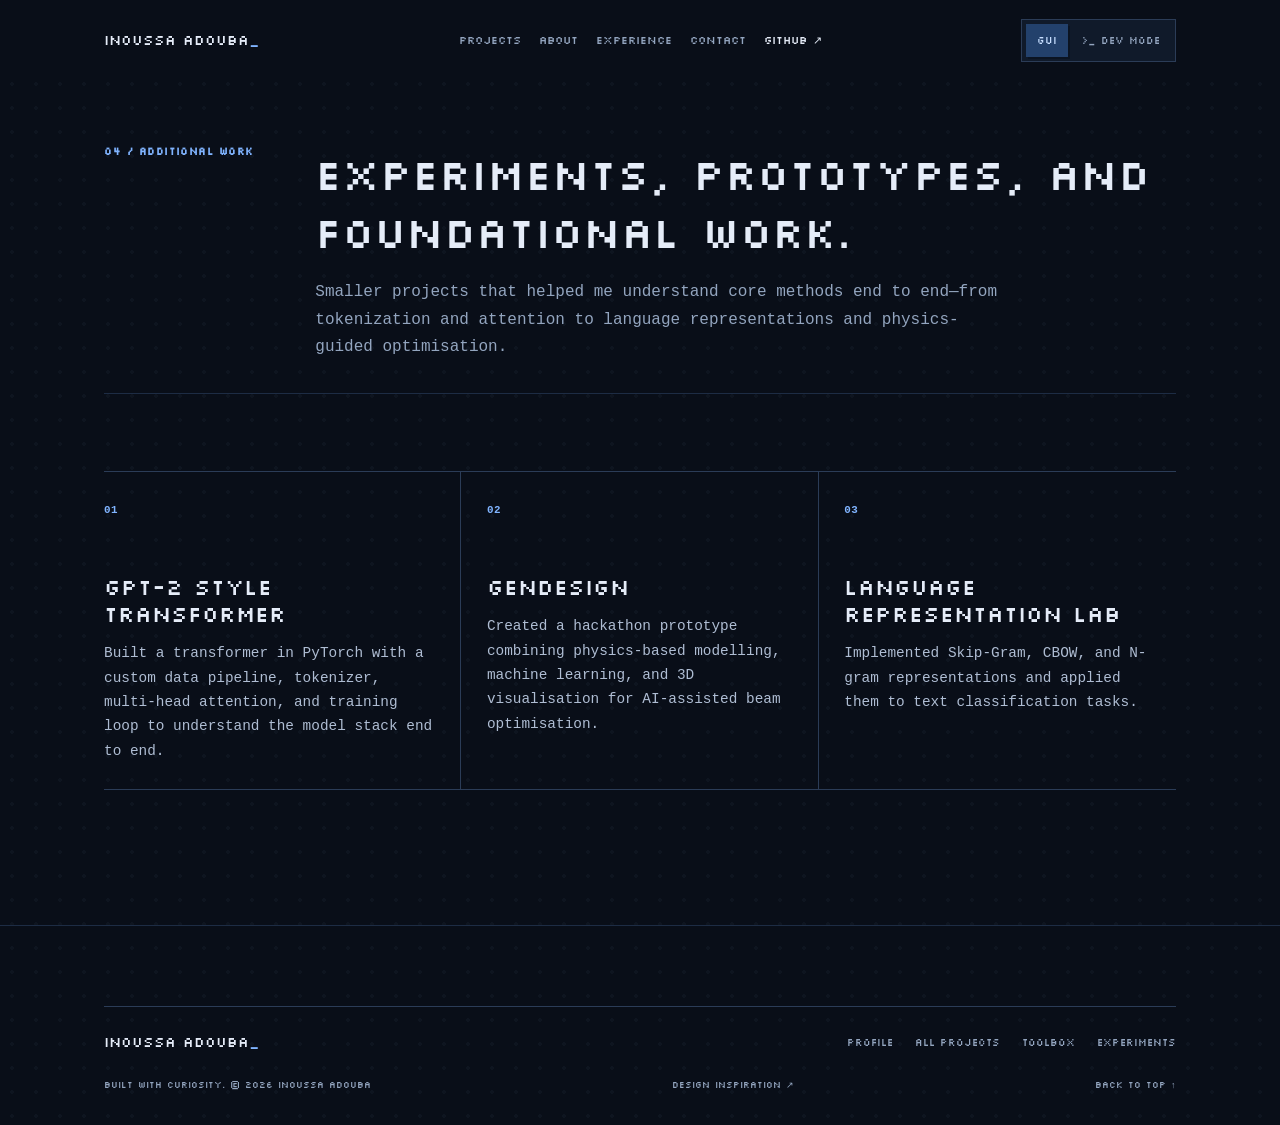
<file: additional-work/index.html>
<!DOCTYPE html><html lang="en"><head><meta charset="UTF-8"><meta name="viewport" content="width=device-width"><meta name="description" content="Experiments, prototypes, and foundational artificial-intelligence work by Inoussa Adouba."><meta name="theme-color" content="#090e18"><script>
      try { document.documentElement.dataset.siteMode = localStorage.getItem('portfolio-mode') === 'dev' ? 'dev' : 'gui'; }
      catch { document.documentElement.dataset.siteMode = 'gui'; }
    </script><link rel="canonical" href="https://yun1us.github.io/additional-work/"><meta property="og:title" content="Additional Work | Inoussa Adouba"><meta property="og:description" content="Experiments, prototypes, and foundational artificial-intelligence work by Inoussa Adouba."><meta property="og:type" content="website"><meta property="og:url" content="https://yun1us.github.io/additional-work/"><meta property="og:image" content="https://yun1us.github.io/og.png"><meta property="og:image:alt" content="Inoussa Adouba — AI engineering, robotics, and applied machine learning"><meta name="twitter:card" content="summary_large_image"><meta name="twitter:title" content="Additional Work | Inoussa Adouba"><meta name="twitter:description" content="Experiments, prototypes, and foundational artificial-intelligence work by Inoussa Adouba."><meta name="twitter:image" content="https://yun1us.github.io/og.png"><link rel="icon" href="/favicon.svg" type="image/svg+xml"><link rel="preload" href="/fonts/silkscreen.ttf" as="font" type="font/ttf" crossorigin><style>@font-face{font-family:Silkscreen;src:url("/fonts/silkscreen.ttf") format("truetype");font-weight:400;font-style:normal;font-display:swap;}</style><title>Additional Work | Inoussa Adouba</title><link rel="stylesheet" href="/_astro/BaseLayout.mEJoTnn2.css"></head><body class="pixel-site"><a class="skip-link" href="#main-content">Skip to content</a><header class="pixel-header"><div class="pixel-container pixel-header-inner"><a class="pixel-brand" href="/">Inoussa Adouba<span aria-hidden="true">_</span></a><nav class="pixel-desktop-nav" aria-label="Primary navigation"><a href="/#projects">Projects</a><a href="/#about">About</a><a href="/#experience">Experience</a><a href="/#contact">Contact</a><a href="https://github.com/Yun1us" target="_blank" rel="noreferrer">GitHub ↗</a></nav><div class="mode-switch" role="group" aria-label="Website mode"><button type="button" data-set-mode="gui" aria-pressed="true">GUI</button><button type="button" data-set-mode="dev" aria-pressed="false"><span aria-hidden="true">&gt;_</span> Dev mode</button></div><details class="pixel-mobile-menu"><summary>Menu <span aria-hidden="true">+</span></summary><nav aria-label="Mobile navigation"><a href="/#projects">Projects</a><a href="/#about">About</a><a href="/#experience">Experience</a><a href="/#contact">Contact</a><a href="/toolbox/">Toolbox</a><a href="https://github.com/Yun1us" target="_blank" rel="noreferrer">GitHub ↗</a></nav></details></div></header><main id="main-content"><div data-gui-view><section class="section page-section"><div class="container"><header class="section-heading"><span class="section-index">04 / Additional work</span><div><h1>Experiments, prototypes, and foundational work.</h1><p>Smaller projects that helped me understand core methods end to end—from tokenization and attention to language representations and physics-guided optimisation.</p></div></header><div class="work-grid"><article class="work-item"><span class="project-number">01</span><h2>GPT-2 Style Transformer</h2><p>Built a transformer in PyTorch with a custom data pipeline, tokenizer, multi-head attention, and training loop to understand the model stack end to end.</p></article><article class="work-item"><span class="project-number">02</span><h2>GenDesign</h2><p>Created a hackathon prototype combining physics-based modelling, machine learning, and 3D visualisation for AI-assisted beam optimisation.</p></article><article class="work-item"><span class="project-number">03</span><h2>Language Representation Lab</h2><p>Implemented Skip-Gram, CBOW, and N-gram representations and applied them to text classification tasks.</p></article></div></div></section></div><section class="dev-view pixel-container" data-dev-view aria-labelledby="dev-title"><div class="dev-view-heading"><div><p class="pixel-kicker">A different way to explore</p><h1 id="dev-title">The portfolio, as a terminal.</h1></div><span class="dev-directory" data-dev-directory>~</span></div><div class="pixel-terminal dev-terminal" data-terminal><div class="terminal-title"><span class="terminal-lights" aria-hidden="true"><i></i><i></i><i></i></span><span>inoussa / dev mode</span><span class="terminal-readonly">portfolio.sh</span></div><div class="terminal-body"><div class="terminal-output" data-terminal-output role="log" aria-label="Dev terminal output" aria-live="polite" aria-relevant="additions" tabindex="0"><p class="terminal-welcome">INOS / portfolio shell</p><p>Welcome to Inoussa’s corner of the internet.</p><p class="terminal-muted">Explore the portfolio as a filesystem.<br>Start with <span class="accent-text">ls</span>, or try <span class="accent-text">cd projects</span>.<br><span class="accent-text">help</span> lists commands. <span class="accent-text">exit</span> returns to the site.</p></div><form data-terminal-form class="terminal-form"><label for="dev-command">guest@inoussa:<span data-terminal-path>~</span> $</label><input id="dev-command" data-terminal-input name="command" autocomplete="off" autocapitalize="off" spellcheck="false" placeholder="type a command…" aria-label="Dev terminal command" aria-describedby="dev-command-hint" maxlength="500"><button type="submit" aria-label="Run dev command">↵</button></form><p class="terminal-keyboard-hint" id="dev-command-hint">Tab completes · ↑ ↓ history · Ctrl+L clears · exit returns to GUI</p></div><div class="terminal-actions"><button type="button" data-command="ls">ls</button><button type="button" data-command="cd ..">cd ..</button><button type="button" data-command="tree">tree</button><button type="button" data-command="help">help</button><button type="button" data-command="exit">exit ↗</button></div></div><p class="dev-view-note">Try <button type="button" data-dev-example="cd projects">cd projects</button>, then <button type="button" data-dev-example="ls">ls</button>. Use <code>open &lt;file&gt;</code> to view it in the GUI.</p></section></main><script type="application/json" data-portfolio-files>[{"path":"/","description":"Inoussa Adouba — AI engineering, robotics, and applied machine learning.","href":"/"},{"path":"/projects","description":"Research, implementations, and presentations. Use cat \u003cproject> to read one.","href":"/projects/"},{"path":"/experience","description":"Industry and university experience.","href":"/experience/"},{"path":"/education","description":"What I’m studying.","href":"/profile/"},{"path":"/community","description":"Leadership, partnerships, and hackathons.","href":"/profile/"},{"path":"/toolbox","description":"Tools I have used across coursework, industry, and personal projects.","href":"/toolbox/"},{"path":"/experiments","description":"Smaller projects and foundational AI work.","href":"/additional-work/"},{"path":"/README.md","content":"Welcome to Inoussa’s portfolio.\n\nTry this:\n  ls\n  cd projects\n  ls\n  cat bimanual-robot-learning\n  open bimanual-robot-learning\n\nTab completes commands and paths. ↑ / ↓ recall history.\nhelp lists commands; man \u003ccommand> explains one.\nexit returns to the GUI.\n\nThis is a virtual filesystem of the public portfolio. All files are read-only.","href":"/","description":"Start here"},{"path":"/about","content":"Inoussa Adouba\nAI engineering · robotics · applied machine learning\nMunich, Germany\n\nI study Artificial Intelligence at the University of Applied Sciences Landshut and work in AI Operations and Strategy at BMW Group.\n\nMy work spans robot simulation, efficient neural networks, generative design, and intelligent automation. Through TUM.ai, I support international partnerships and student makeathons.","href":"/profile/","description":"Profile and approach"},{"path":"/contact","content":"Let’s talk about AI, robotics, and engineering.\n\nEmail: inoussaadouba@gmail.com\nLinkedIn: https://www.linkedin.com/in/inoussa-adouba/\nGitHub: https://github.com/Yun1us\nLocation: Munich, Germany\n\nUse email, linkedin, or github for a clickable link.","href":"/#contact","description":"Email and social links"},{"path":"/experience/bmw-ai-operations","content":"AI Operations and Strategy | Technology\nBMW Group · Munich\nFebruary 2026 — Present\n\nI identify and assess AI opportunities in operational workflows, then help align technical approaches with measurable value and scalable implementation.","href":"/experience/","description":"Current role at BMW Group"},{"path":"/experience/bmw-automation","content":"AI & Automation Intern\nBMW Group · Munich\nSeptember — December 2025\n\nI built software-based solutions for automation, data processing, and real operational workflows.","href":"/experience/","description":"AI and automation internship"},{"path":"/experience/academic-assistant","content":"Academic Assistant\nUniversity of Applied Sciences Landshut\nMay — October 2025\n\nI improved digital content and internal systems while contributing to web development and digital communication.","href":"/experience/","description":"University digital systems"},{"path":"/education/artificial-intelligence","content":"B.Sc. Artificial Intelligence\nUniversity of Applied Sciences Landshut\n2023 — 2027 (expected)\n\nFocus: artificial intelligence, robotics, and applied machine learning.","href":"/profile/","description":"B.Sc. AI · expected 2027"},{"path":"/community/tum-ai","content":"TUM.ai\nGlobal Affairs & Makeathon Team\n2025 — Present\n\nSupporting international partnerships and student makeathons.","href":"/profile/","description":"Global Affairs and Makeathon Team"},{"path":"/community/it-landshut","content":"Innovation & Technology Landshut e.V.\nVice Chairman\n2024 — Present","href":"/profile/","description":"Vice Chairman"},{"path":"/community/awards","content":"Winner — TUM.ai × BKW Engineering Hackathon 2025\n2nd place, Wildtrack — hackaTUM 2025","href":"/profile/","description":"Hackathon awards"},{"path":"/toolbox/ai-ml","content":"PyTorch\nJAX\nTensorFlow\nscikit-learn\nKeras\nTorchvision\nTransformers\nDiffusion transformers\nEmbeddings\nModel evaluation","href":"/toolbox/","description":"AI & Machine Learning"},{"path":"/toolbox/engineering","content":"Python\nJava\nGit\nDocker\nLinux\nROS\nVR teleoperation\nRobot simulation","href":"/toolbox/","description":"Engineering & Robotics"},{"path":"/toolbox/data-systems","content":"SQL\nNoSQL\nData pipelines\nPreprocessing\nDataset auditing\nTraining workflows\nMCP","href":"/toolbox/","description":"Data & Systems"},{"path":"/toolbox/scientific-computing","content":"NumPy\nSciPy\npandas\nSymPy\nMatplotlib\nscikit-image","href":"/toolbox/","description":"Scientific Computing"},{"path":"/toolbox/compute-workflow","content":"Modal\nuv\nJupyter\nGPU training\nMultiprocessing","href":"/toolbox/","description":"Compute & Workflow"},{"path":"/toolbox/model-efficiency","content":"Fine-grained pruning\nChannel pruning\nK-means quantization\nLinear quantization\nfast-pytorch-kmeans\ntorchprofile","href":"/toolbox/","description":"Model Efficiency"},{"path":"/experiments/gpt2-transformer","content":"GPT-2 Style Transformer\n\nBuilt a transformer in PyTorch with a custom data pipeline, tokenizer, multi-head attention, and training loop to understand the model stack end to end.","href":"/additional-work/","description":"Transformer from the ground up"},{"path":"/experiments/gendesign","content":"GenDesign\n\nCreated a hackathon prototype combining physics-based modelling, machine learning, and 3D visualisation for AI-assisted beam optimisation.","href":"/additional-work/","description":"AI-assisted beam optimisation"},{"path":"/experiments/language-representations","content":"Language Representation Lab\n\nImplemented Skip-Gram, CBOW, and N-gram representations and applied them to text classification tasks.","href":"/additional-work/","description":"Word representations and classification"},{"path":"/projects/bimanual-robot-learning","description":"Bimanual Robot Learning for Demonstration-Based Manipulation","href":"/projects/bimanual-robot-learning/","date":"2026-07-31","content":"Bimanual Robot Learning for Demonstration-Based Manipulation\nStatus: Active\nDate: July 31, 2026 — Present\nTools: Robotics, Imitation Learning, Bimanual Manipulation, Teleoperation, Simulation\n\n## Executive Summary\nThis active university team project explores how a bimanual robotic system can learn manipulation tasks from human demonstrations. The work combines human-guided data collection, synchronized visual and robot observations, supervised behavior cloning, and evaluation in simulation and on physical hardware. My current contribution focuses on system-level preparation and defining a reliable workflow for data collection, training, and evaluation.\n\n## Project Context & My Role\nTraditional robot programming often requires individual motions to be specified manually and can be difficult to adapt when objects or starting conditions change. This project investigates demonstration-based learning as an alternative: a person demonstrates a manipulation task and a task-specific policy learns from those examples.\n\nThe work is an active university research team project. My current responsibilities include technical preparation, analysis of the overall learning workflow, specification of the data pipeline, investigation of control and simulation requirements, and preparation for model integration. Implementation responsibilities will develop as the project progresses.\n\n## Technical Approach\nHuman-guided manipulation demonstrations will be recorded together with synchronized visual observations and robot-state information. The collected streams will be converted into aligned training episodes and used for supervised behavior cloning. Policies will then be evaluated in simulation and, when appropriate, on the physical system.\n\nDetailed architecture and implementation information will be added when it can be shared publicly.\n\n## Tech Stack / Tools\n- Python\n- PyTorch\n- Supervised behavior cloning\n- Robot simulation\n- Bimanual robot control\n- Multi-view visual observations\n- Synchronized data collection and evaluation tooling\n- Git\n\nAdditional technical information will be added soon.\n\n## Current Status\nThe project is in active early-stage development. The initial research direction and system-level workflow have been defined, while integration, data collection, model training, and evaluation remain in progress. It is an experimental research prototype and is not production-ready.\n\n## Key Achievements & Functionality\nDetailed achievements and implemented functionality will be added soon as the project progresses and the relevant information can be shared publicly.\n\n## Evaluation Plan\nThe project will evaluate learned manipulation behavior in controlled simulation and physical-system trials. Detailed evaluation criteria and results will be added when they are available for public release.\n\n## Next Steps\n- Continue the initial system integration.\n- Establish a reliable demonstration-recording workflow.\n- Collect and validate training episodes.\n- Train an initial supervised behavior-cloning baseline.\n- Evaluate the learned behavior under defined test conditions.\n\n## References & Contributing Sources\nSources and contributing research links will be added soon."},{"path":"/projects/diffumeta-project","description":"DiffuMeta: Generative Framework for Metamaterial Design","href":"/projects/diffumeta-project/","date":"2026-05-01","content":"DiffuMeta: Generative Framework for Metamaterial Design\nStatus: Active\nDate: May 1, 2026\nTools: generative modeling, diffusion transformers, metamaterials\n\n## Executive Summary\nDiffuMeta is a generative framework that integrates diffusion transformers with algebraic language representation to design 3D shell structures. It aims to generate novel structures with targeted mechanical properties, addressing the one-to-many mapping challenge by producing diverse solutions.\n\n## Tech Stack / Tools\n- Diffusion transformers\n- Algebraic language representation\n\n## Current Status\nActive development, focusing on experimental validation of fabricated structures to confirm the efficacy of the approach.\n\n## Key Achievements & Functionality\n- Developed a compact parameterization for 3D geometries using mathematical sentences.\n- Enabled simultaneous control over multiple mechanical objectives, including linear and nonlinear responses.\n- Validated the approach through experimental tests on 3D-printed shell structures."},{"path":"/projects/humanoid-robotics-bmw","description":"Humanoid Robotics Simulation with BMW Group","href":"/projects/humanoid-robotics-bmw/","date":"2026-07-09","content":"Humanoid Robotics Simulation with BMW Group\nStatus: Completed\nDate: 2026-07-09\nTools: Humanoid Robotics, ROS, VR Teleoperation, Simulation, Imitation Learning\n\n## Executive Summary\nAn interdisciplinary university project developed with BMW Group explored how humanoid robotics could support manufacturing tasks. The technical work focused on a VR-driven simulation architecture for intuitive robot teleoperation, demonstration capture, and a future imitation-learning workflow.\n\n## Tech Stack / Tools\n- ROS middleware\n- VR headset and controllers\n- Hand-tracking input\n- 3D robot simulation\n- Robot gripper and three-finger hand\n- Camera feedback pipeline\n- Imitation-learning workflow design\n\n## Current Status\nCompleted as a functional simulation and technical concept. The project delivered the core teleoperation, robot-control, visual-feedback, and setup infrastructure needed to demonstrate the approach, while identifying training-data scale and sim-to-real transfer as the next engineering challenges.\n\n## Key Achievements & Functionality\n- Designed a pipeline connecting VR input, teleoperation, ROS middleware, and a simulated humanoid robot.\n- Implemented control of the robot arms through VR controllers or hand recognition.\n- Integrated a simulated gripper and three-finger hand for manipulation experiments.\n- Returned the simulated camera view to the headset to close the operator feedback loop.\n- Consolidated startup and environment setup into a shared project structure for repeatable demonstrations.\n- Defined the path from recorded demonstrations to formatted training data and neural-network training.\n- Worked in a joint technical and business-studies team; the technical team owned the architecture, development environment, and simulation implementation while the business team translated the work into strategy and evaluation."},{"path":"/projects/ml3-prak01-ino","description":"Neural Network Pruning for VGG Models on CIFAR-10","href":"/projects/ml3-prak01-ino/","date":"2026-07-10","content":"Neural Network Pruning for VGG Models on CIFAR-10\nStatus: Completed\nDate: Summer semester 2026\nTools: neural networks, pruning, machine learning\n\n## Executive Summary\nThis project explores fine-grained and channel pruning techniques applied to VGG models trained on the CIFAR-10 dataset. The goal is to reduce model size and improve efficiency while maintaining accuracy. The work demonstrates effective pruning strategies and their impact on model performance.\n\n## Tech Stack / Tools\n- PyTorch\n- NumPy\n- CIFAR-10 dataset\n- Matplotlib\n\n## Current Status\nCompleted: The project successfully implemented and evaluated pruning techniques, achieving high sparsity with minimal accuracy loss.\n\n## Key Achievements & Functionality\n- Implemented fine-grained pruning, achieving high sparsity with minimal accuracy loss.\n- Developed channel pruning methods, resulting in approximately 50% reduction in MACs and 20% latency improvement.\n- Compared channel sorting methods to preserve accuracy before fine-tuning."},{"path":"/projects/ml3-prak03-ino","description":"Quantization Techniques for Neural Networks","href":"/projects/ml3-prak03-ino/","date":"2026-07-10","content":"Quantization Techniques for Neural Networks\nStatus: Active\nDate: Summer semester 2026\nTools: quantization, neural networks, deep learning\n\n## Executive Summary\nThis project explores various quantization techniques to reduce model size and improve inference speed for neural networks. It focuses on implementing k-means and linear quantization methods to compress a VGG model trained on CIFAR10.\n\n## Tech Stack / Tools\n- Python 3.11\n- PyTorch\n- fast-pytorch-kmeans\n- NumPy\n- Matplotlib\n- Torchvision\n\n## Current Status\nActive: The project is actively exploring quantization methods, with implementations for k-means and linear quantization completed.\n\n## Key Achievements & Functionality\n- Implemented k-means quantization using fast-pytorch-kmeans to cluster synapses and reduce model size.\n- Developed linear quantization methods to directly round floating-point values to quantized integers.\n- Achieved a reduction in model size and latency while maintaining acceptable accuracy levels.\n- Provided visualization tools to analyze the distribution of quantized weights and validate quantization methods."},{"path":"/projects/seminar-project","description":"Seminar Presentation: RODE and Role-Based Multi-Agent Learning","href":"/projects/seminar-project/","date":"2026-06-19","content":"Seminar Presentation: RODE and Role-Based Multi-Agent Learning\nStatus: Completed\nDate: 2026-06-19\nTools: Multi-Agent Reinforcement Learning, Role Decomposition, Research Presentation\n\n## Executive Summary\nThis seminar presentation analyzed and explained **RODE: Learning Roles to Decompose Multi-Agent Tasks**, an existing research paper presented at ICLR 2021. The presentation focused on how the paper decomposes Multi-Agent Reinforcement Learning tasks into role-specific action spaces and uses a bi-level hierarchy to improve coordination; it was not my own paper or original implementation.\n\n## Tech Stack / Tools\n- Multi-Agent Reinforcement Learning concepts\n- Role decomposition and k-means clustering\n- QMIX-style mixing networks\n- StarCraft Multi-Agent Challenge (SMAC) evaluation environment\n- Technical presentation and seminar handout\n\n## Current Status\nCompleted seminar presentation. My contribution was reviewing the published work, synthesizing its technical approach and reported results, and communicating them through presentation slides and a handout.\n\n## Key Achievements & Functionality\n- Explained the motivation for reducing large joint action spaces through learned agent roles.\n- Presented the paper's action-effect embeddings and bi-level role-selection and execution hierarchy.\n- Summarized the authors' experimental setup and reported performance across SMAC maps.\n- Discussed the paper's reported zero-shot transfer behavior and implications for multi-agent coordination.\n- Prepared presentation material and a concise seminar handout for the technical discussion."}]</script><footer class="pixel-footer pixel-container"><div class="pixel-footer-top"><a class="pixel-brand" href="/">Inoussa Adouba<span aria-hidden="true">_</span></a><nav aria-label="Footer navigation"><a href="/profile/">Profile</a><a href="/projects/">All projects</a><a href="/toolbox/">Toolbox</a><a href="/additional-work/">Experiments</a></nav></div><div class="pixel-footer-bottom"><p>Built with curiosity. © 2026 Inoussa Adouba</p><a href="https://www.samuelrizzon.dev/log/how-this-site-was-built" target="_blank" rel="noreferrer">Design inspiration ↗</a><a href="#main-content">Back to top ↑</a></div></footer><script type="module" src="/_astro/BaseLayout.astro_astro_type_script_index_0_lang.CM07WAYM.js"></script></body></html>
</file>
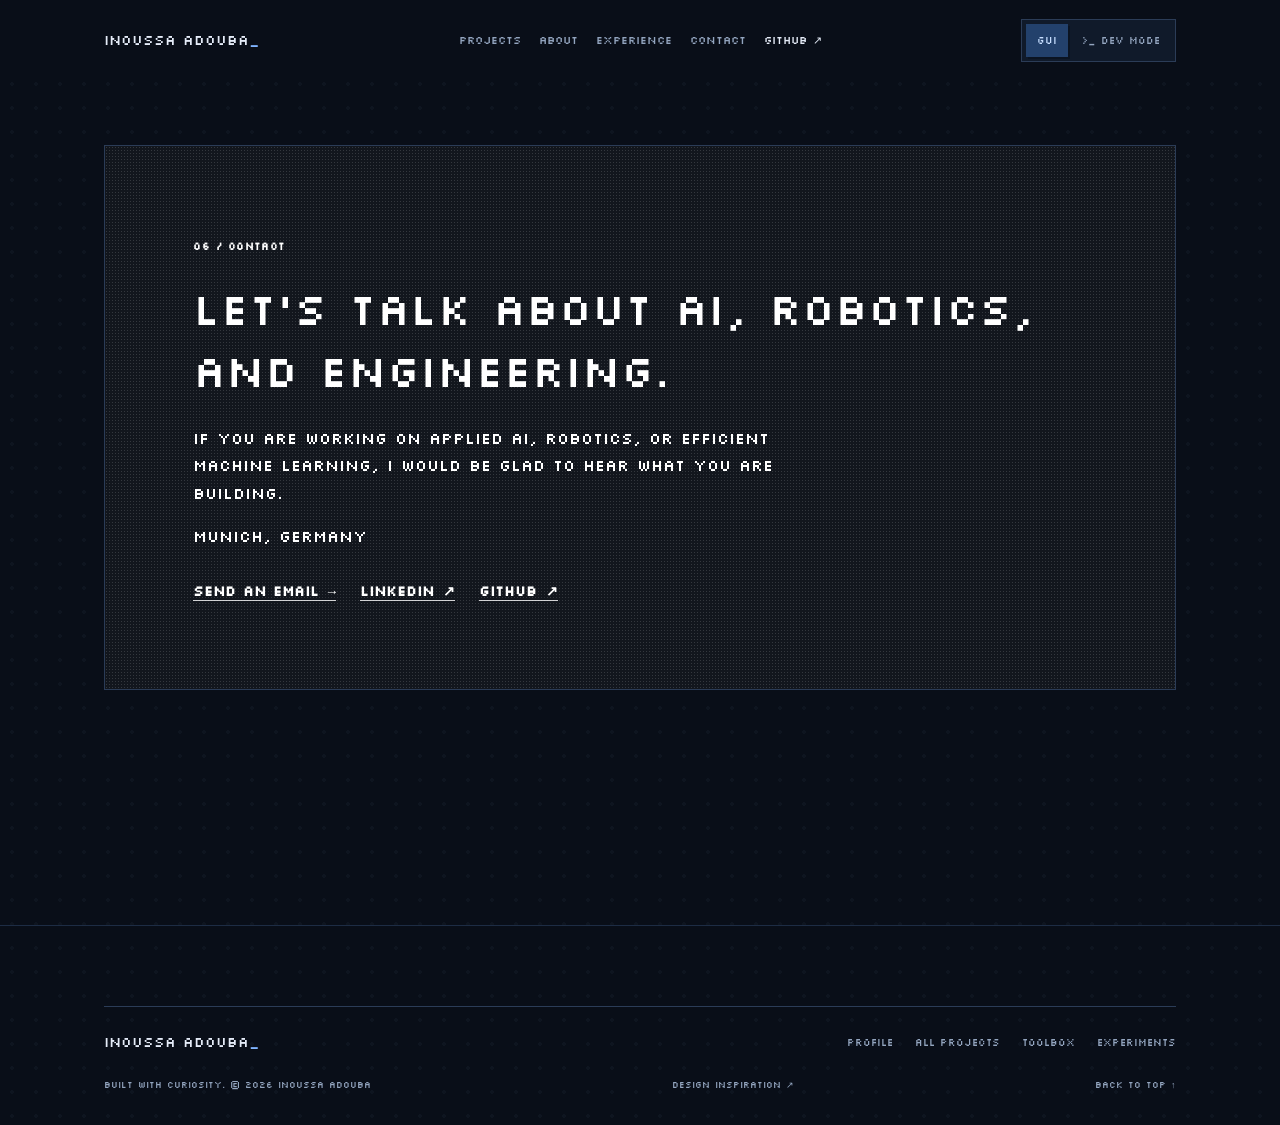
<file: contact/index.html>
<!DOCTYPE html><html lang="en"><head><meta charset="UTF-8"><meta name="viewport" content="width=device-width"><meta name="description" content="Contact Inoussa Adouba about applied AI, robotics, and engineering."><meta name="theme-color" content="#090e18"><script>
      try { document.documentElement.dataset.siteMode = localStorage.getItem('portfolio-mode') === 'dev' ? 'dev' : 'gui'; }
      catch { document.documentElement.dataset.siteMode = 'gui'; }
    </script><link rel="canonical" href="https://yun1us.github.io/contact/"><meta property="og:title" content="Contact | Inoussa Adouba"><meta property="og:description" content="Contact Inoussa Adouba about applied AI, robotics, and engineering."><meta property="og:type" content="website"><meta property="og:url" content="https://yun1us.github.io/contact/"><meta property="og:image" content="https://yun1us.github.io/og.png"><meta property="og:image:alt" content="Inoussa Adouba — AI engineering, robotics, and applied machine learning"><meta name="twitter:card" content="summary_large_image"><meta name="twitter:title" content="Contact | Inoussa Adouba"><meta name="twitter:description" content="Contact Inoussa Adouba about applied AI, robotics, and engineering."><meta name="twitter:image" content="https://yun1us.github.io/og.png"><link rel="icon" href="/favicon.svg" type="image/svg+xml"><link rel="preload" href="/fonts/silkscreen.ttf" as="font" type="font/ttf" crossorigin><style>@font-face{font-family:Silkscreen;src:url("/fonts/silkscreen.ttf") format("truetype");font-weight:400;font-style:normal;font-display:swap;}</style><title>Contact | Inoussa Adouba</title><link rel="stylesheet" href="/_astro/BaseLayout.mEJoTnn2.css"></head><body class="pixel-site"><a class="skip-link" href="#main-content">Skip to content</a><header class="pixel-header"><div class="pixel-container pixel-header-inner"><a class="pixel-brand" href="/">Inoussa Adouba<span aria-hidden="true">_</span></a><nav class="pixel-desktop-nav" aria-label="Primary navigation"><a href="/#projects">Projects</a><a href="/#about">About</a><a href="/#experience">Experience</a><a href="/#contact">Contact</a><a href="https://github.com/Yun1us" target="_blank" rel="noreferrer">GitHub ↗</a></nav><div class="mode-switch" role="group" aria-label="Website mode"><button type="button" data-set-mode="gui" aria-pressed="true">GUI</button><button type="button" data-set-mode="dev" aria-pressed="false"><span aria-hidden="true">&gt;_</span> Dev mode</button></div><details class="pixel-mobile-menu"><summary>Menu <span aria-hidden="true">+</span></summary><nav aria-label="Mobile navigation"><a href="/#projects">Projects</a><a href="/#about">About</a><a href="/#experience">Experience</a><a href="/#contact">Contact</a><a href="/toolbox/">Toolbox</a><a href="https://github.com/Yun1us" target="_blank" rel="noreferrer">GitHub ↗</a></nav></details></div></header><main id="main-content"><div data-gui-view><section class="section page-section contact-page"><div class="container"><div class="contact-band"><span class="section-index">06 / Contact</span><h1>Let’s talk about AI, robotics, and engineering.</h1><p>If you are working on applied AI, robotics, or efficient machine learning, I would be glad to hear what you are building.</p><p class="contact-location">Munich, Germany</p><div class="link-row"><a class="arrow-link" href="mailto:inoussaadouba@gmail.com">Send an email <span aria-hidden="true">→</span></a><a class="arrow-link" href="https://www.linkedin.com/in/inoussa-adouba/" target="_blank" rel="noreferrer">LinkedIn <span aria-hidden="true">↗</span></a><a class="arrow-link" href="https://github.com/Yun1us" target="_blank" rel="noreferrer">GitHub <span aria-hidden="true">↗</span></a></div></div></div></section></div><section class="dev-view pixel-container" data-dev-view aria-labelledby="dev-title"><div class="dev-view-heading"><div><p class="pixel-kicker">A different way to explore</p><h1 id="dev-title">The portfolio, as a terminal.</h1></div><span class="dev-directory" data-dev-directory>~</span></div><div class="pixel-terminal dev-terminal" data-terminal><div class="terminal-title"><span class="terminal-lights" aria-hidden="true"><i></i><i></i><i></i></span><span>inoussa / dev mode</span><span class="terminal-readonly">portfolio.sh</span></div><div class="terminal-body"><div class="terminal-output" data-terminal-output role="log" aria-label="Dev terminal output" aria-live="polite" aria-relevant="additions" tabindex="0"><p class="terminal-welcome">INOS / portfolio shell</p><p>Welcome to Inoussa’s corner of the internet.</p><p class="terminal-muted">Explore the portfolio as a filesystem.<br>Start with <span class="accent-text">ls</span>, or try <span class="accent-text">cd projects</span>.<br><span class="accent-text">help</span> lists commands. <span class="accent-text">exit</span> returns to the site.</p></div><form data-terminal-form class="terminal-form"><label for="dev-command">guest@inoussa:<span data-terminal-path>~</span> $</label><input id="dev-command" data-terminal-input name="command" autocomplete="off" autocapitalize="off" spellcheck="false" placeholder="type a command…" aria-label="Dev terminal command" aria-describedby="dev-command-hint" maxlength="500"><button type="submit" aria-label="Run dev command">↵</button></form><p class="terminal-keyboard-hint" id="dev-command-hint">Tab completes · ↑ ↓ history · Ctrl+L clears · exit returns to GUI</p></div><div class="terminal-actions"><button type="button" data-command="ls">ls</button><button type="button" data-command="cd ..">cd ..</button><button type="button" data-command="tree">tree</button><button type="button" data-command="help">help</button><button type="button" data-command="exit">exit ↗</button></div></div><p class="dev-view-note">Try <button type="button" data-dev-example="cd projects">cd projects</button>, then <button type="button" data-dev-example="ls">ls</button>. Use <code>open &lt;file&gt;</code> to view it in the GUI.</p></section></main><script type="application/json" data-portfolio-files>[{"path":"/","description":"Inoussa Adouba — AI engineering, robotics, and applied machine learning.","href":"/"},{"path":"/projects","description":"Research, implementations, and presentations. Use cat \u003cproject> to read one.","href":"/projects/"},{"path":"/experience","description":"Industry and university experience.","href":"/experience/"},{"path":"/education","description":"What I’m studying.","href":"/profile/"},{"path":"/community","description":"Leadership, partnerships, and hackathons.","href":"/profile/"},{"path":"/toolbox","description":"Tools I have used across coursework, industry, and personal projects.","href":"/toolbox/"},{"path":"/experiments","description":"Smaller projects and foundational AI work.","href":"/additional-work/"},{"path":"/README.md","content":"Welcome to Inoussa’s portfolio.\n\nTry this:\n  ls\n  cd projects\n  ls\n  cat bimanual-robot-learning\n  open bimanual-robot-learning\n\nTab completes commands and paths. ↑ / ↓ recall history.\nhelp lists commands; man \u003ccommand> explains one.\nexit returns to the GUI.\n\nThis is a virtual filesystem of the public portfolio. All files are read-only.","href":"/","description":"Start here"},{"path":"/about","content":"Inoussa Adouba\nAI engineering · robotics · applied machine learning\nMunich, Germany\n\nI study Artificial Intelligence at the University of Applied Sciences Landshut and work in AI Operations and Strategy at BMW Group.\n\nMy work spans robot simulation, efficient neural networks, generative design, and intelligent automation. Through TUM.ai, I support international partnerships and student makeathons.","href":"/profile/","description":"Profile and approach"},{"path":"/contact","content":"Let’s talk about AI, robotics, and engineering.\n\nEmail: inoussaadouba@gmail.com\nLinkedIn: https://www.linkedin.com/in/inoussa-adouba/\nGitHub: https://github.com/Yun1us\nLocation: Munich, Germany\n\nUse email, linkedin, or github for a clickable link.","href":"/#contact","description":"Email and social links"},{"path":"/experience/bmw-ai-operations","content":"AI Operations and Strategy | Technology\nBMW Group · Munich\nFebruary 2026 — Present\n\nI identify and assess AI opportunities in operational workflows, then help align technical approaches with measurable value and scalable implementation.","href":"/experience/","description":"Current role at BMW Group"},{"path":"/experience/bmw-automation","content":"AI & Automation Intern\nBMW Group · Munich\nSeptember — December 2025\n\nI built software-based solutions for automation, data processing, and real operational workflows.","href":"/experience/","description":"AI and automation internship"},{"path":"/experience/academic-assistant","content":"Academic Assistant\nUniversity of Applied Sciences Landshut\nMay — October 2025\n\nI improved digital content and internal systems while contributing to web development and digital communication.","href":"/experience/","description":"University digital systems"},{"path":"/education/artificial-intelligence","content":"B.Sc. Artificial Intelligence\nUniversity of Applied Sciences Landshut\n2023 — 2027 (expected)\n\nFocus: artificial intelligence, robotics, and applied machine learning.","href":"/profile/","description":"B.Sc. AI · expected 2027"},{"path":"/community/tum-ai","content":"TUM.ai\nGlobal Affairs & Makeathon Team\n2025 — Present\n\nSupporting international partnerships and student makeathons.","href":"/profile/","description":"Global Affairs and Makeathon Team"},{"path":"/community/it-landshut","content":"Innovation & Technology Landshut e.V.\nVice Chairman\n2024 — Present","href":"/profile/","description":"Vice Chairman"},{"path":"/community/awards","content":"Winner — TUM.ai × BKW Engineering Hackathon 2025\n2nd place, Wildtrack — hackaTUM 2025","href":"/profile/","description":"Hackathon awards"},{"path":"/toolbox/ai-ml","content":"PyTorch\nJAX\nTensorFlow\nscikit-learn\nKeras\nTorchvision\nTransformers\nDiffusion transformers\nEmbeddings\nModel evaluation","href":"/toolbox/","description":"AI & Machine Learning"},{"path":"/toolbox/engineering","content":"Python\nJava\nGit\nDocker\nLinux\nROS\nVR teleoperation\nRobot simulation","href":"/toolbox/","description":"Engineering & Robotics"},{"path":"/toolbox/data-systems","content":"SQL\nNoSQL\nData pipelines\nPreprocessing\nDataset auditing\nTraining workflows\nMCP","href":"/toolbox/","description":"Data & Systems"},{"path":"/toolbox/scientific-computing","content":"NumPy\nSciPy\npandas\nSymPy\nMatplotlib\nscikit-image","href":"/toolbox/","description":"Scientific Computing"},{"path":"/toolbox/compute-workflow","content":"Modal\nuv\nJupyter\nGPU training\nMultiprocessing","href":"/toolbox/","description":"Compute & Workflow"},{"path":"/toolbox/model-efficiency","content":"Fine-grained pruning\nChannel pruning\nK-means quantization\nLinear quantization\nfast-pytorch-kmeans\ntorchprofile","href":"/toolbox/","description":"Model Efficiency"},{"path":"/experiments/gpt2-transformer","content":"GPT-2 Style Transformer\n\nBuilt a transformer in PyTorch with a custom data pipeline, tokenizer, multi-head attention, and training loop to understand the model stack end to end.","href":"/additional-work/","description":"Transformer from the ground up"},{"path":"/experiments/gendesign","content":"GenDesign\n\nCreated a hackathon prototype combining physics-based modelling, machine learning, and 3D visualisation for AI-assisted beam optimisation.","href":"/additional-work/","description":"AI-assisted beam optimisation"},{"path":"/experiments/language-representations","content":"Language Representation Lab\n\nImplemented Skip-Gram, CBOW, and N-gram representations and applied them to text classification tasks.","href":"/additional-work/","description":"Word representations and classification"},{"path":"/projects/bimanual-robot-learning","description":"Bimanual Robot Learning for Demonstration-Based Manipulation","href":"/projects/bimanual-robot-learning/","date":"2026-07-31","content":"Bimanual Robot Learning for Demonstration-Based Manipulation\nStatus: Active\nDate: July 31, 2026 — Present\nTools: Robotics, Imitation Learning, Bimanual Manipulation, Teleoperation, Simulation\n\n## Executive Summary\nThis active university team project explores how a bimanual robotic system can learn manipulation tasks from human demonstrations. The work combines human-guided data collection, synchronized visual and robot observations, supervised behavior cloning, and evaluation in simulation and on physical hardware. My current contribution focuses on system-level preparation and defining a reliable workflow for data collection, training, and evaluation.\n\n## Project Context & My Role\nTraditional robot programming often requires individual motions to be specified manually and can be difficult to adapt when objects or starting conditions change. This project investigates demonstration-based learning as an alternative: a person demonstrates a manipulation task and a task-specific policy learns from those examples.\n\nThe work is an active university research team project. My current responsibilities include technical preparation, analysis of the overall learning workflow, specification of the data pipeline, investigation of control and simulation requirements, and preparation for model integration. Implementation responsibilities will develop as the project progresses.\n\n## Technical Approach\nHuman-guided manipulation demonstrations will be recorded together with synchronized visual observations and robot-state information. The collected streams will be converted into aligned training episodes and used for supervised behavior cloning. Policies will then be evaluated in simulation and, when appropriate, on the physical system.\n\nDetailed architecture and implementation information will be added when it can be shared publicly.\n\n## Tech Stack / Tools\n- Python\n- PyTorch\n- Supervised behavior cloning\n- Robot simulation\n- Bimanual robot control\n- Multi-view visual observations\n- Synchronized data collection and evaluation tooling\n- Git\n\nAdditional technical information will be added soon.\n\n## Current Status\nThe project is in active early-stage development. The initial research direction and system-level workflow have been defined, while integration, data collection, model training, and evaluation remain in progress. It is an experimental research prototype and is not production-ready.\n\n## Key Achievements & Functionality\nDetailed achievements and implemented functionality will be added soon as the project progresses and the relevant information can be shared publicly.\n\n## Evaluation Plan\nThe project will evaluate learned manipulation behavior in controlled simulation and physical-system trials. Detailed evaluation criteria and results will be added when they are available for public release.\n\n## Next Steps\n- Continue the initial system integration.\n- Establish a reliable demonstration-recording workflow.\n- Collect and validate training episodes.\n- Train an initial supervised behavior-cloning baseline.\n- Evaluate the learned behavior under defined test conditions.\n\n## References & Contributing Sources\nSources and contributing research links will be added soon."},{"path":"/projects/diffumeta-project","description":"DiffuMeta: Generative Framework for Metamaterial Design","href":"/projects/diffumeta-project/","date":"2026-05-01","content":"DiffuMeta: Generative Framework for Metamaterial Design\nStatus: Active\nDate: May 1, 2026\nTools: generative modeling, diffusion transformers, metamaterials\n\n## Executive Summary\nDiffuMeta is a generative framework that integrates diffusion transformers with algebraic language representation to design 3D shell structures. It aims to generate novel structures with targeted mechanical properties, addressing the one-to-many mapping challenge by producing diverse solutions.\n\n## Tech Stack / Tools\n- Diffusion transformers\n- Algebraic language representation\n\n## Current Status\nActive development, focusing on experimental validation of fabricated structures to confirm the efficacy of the approach.\n\n## Key Achievements & Functionality\n- Developed a compact parameterization for 3D geometries using mathematical sentences.\n- Enabled simultaneous control over multiple mechanical objectives, including linear and nonlinear responses.\n- Validated the approach through experimental tests on 3D-printed shell structures."},{"path":"/projects/humanoid-robotics-bmw","description":"Humanoid Robotics Simulation with BMW Group","href":"/projects/humanoid-robotics-bmw/","date":"2026-07-09","content":"Humanoid Robotics Simulation with BMW Group\nStatus: Completed\nDate: 2026-07-09\nTools: Humanoid Robotics, ROS, VR Teleoperation, Simulation, Imitation Learning\n\n## Executive Summary\nAn interdisciplinary university project developed with BMW Group explored how humanoid robotics could support manufacturing tasks. The technical work focused on a VR-driven simulation architecture for intuitive robot teleoperation, demonstration capture, and a future imitation-learning workflow.\n\n## Tech Stack / Tools\n- ROS middleware\n- VR headset and controllers\n- Hand-tracking input\n- 3D robot simulation\n- Robot gripper and three-finger hand\n- Camera feedback pipeline\n- Imitation-learning workflow design\n\n## Current Status\nCompleted as a functional simulation and technical concept. The project delivered the core teleoperation, robot-control, visual-feedback, and setup infrastructure needed to demonstrate the approach, while identifying training-data scale and sim-to-real transfer as the next engineering challenges.\n\n## Key Achievements & Functionality\n- Designed a pipeline connecting VR input, teleoperation, ROS middleware, and a simulated humanoid robot.\n- Implemented control of the robot arms through VR controllers or hand recognition.\n- Integrated a simulated gripper and three-finger hand for manipulation experiments.\n- Returned the simulated camera view to the headset to close the operator feedback loop.\n- Consolidated startup and environment setup into a shared project structure for repeatable demonstrations.\n- Defined the path from recorded demonstrations to formatted training data and neural-network training.\n- Worked in a joint technical and business-studies team; the technical team owned the architecture, development environment, and simulation implementation while the business team translated the work into strategy and evaluation."},{"path":"/projects/ml3-prak01-ino","description":"Neural Network Pruning for VGG Models on CIFAR-10","href":"/projects/ml3-prak01-ino/","date":"2026-07-10","content":"Neural Network Pruning for VGG Models on CIFAR-10\nStatus: Completed\nDate: Summer semester 2026\nTools: neural networks, pruning, machine learning\n\n## Executive Summary\nThis project explores fine-grained and channel pruning techniques applied to VGG models trained on the CIFAR-10 dataset. The goal is to reduce model size and improve efficiency while maintaining accuracy. The work demonstrates effective pruning strategies and their impact on model performance.\n\n## Tech Stack / Tools\n- PyTorch\n- NumPy\n- CIFAR-10 dataset\n- Matplotlib\n\n## Current Status\nCompleted: The project successfully implemented and evaluated pruning techniques, achieving high sparsity with minimal accuracy loss.\n\n## Key Achievements & Functionality\n- Implemented fine-grained pruning, achieving high sparsity with minimal accuracy loss.\n- Developed channel pruning methods, resulting in approximately 50% reduction in MACs and 20% latency improvement.\n- Compared channel sorting methods to preserve accuracy before fine-tuning."},{"path":"/projects/ml3-prak03-ino","description":"Quantization Techniques for Neural Networks","href":"/projects/ml3-prak03-ino/","date":"2026-07-10","content":"Quantization Techniques for Neural Networks\nStatus: Active\nDate: Summer semester 2026\nTools: quantization, neural networks, deep learning\n\n## Executive Summary\nThis project explores various quantization techniques to reduce model size and improve inference speed for neural networks. It focuses on implementing k-means and linear quantization methods to compress a VGG model trained on CIFAR10.\n\n## Tech Stack / Tools\n- Python 3.11\n- PyTorch\n- fast-pytorch-kmeans\n- NumPy\n- Matplotlib\n- Torchvision\n\n## Current Status\nActive: The project is actively exploring quantization methods, with implementations for k-means and linear quantization completed.\n\n## Key Achievements & Functionality\n- Implemented k-means quantization using fast-pytorch-kmeans to cluster synapses and reduce model size.\n- Developed linear quantization methods to directly round floating-point values to quantized integers.\n- Achieved a reduction in model size and latency while maintaining acceptable accuracy levels.\n- Provided visualization tools to analyze the distribution of quantized weights and validate quantization methods."},{"path":"/projects/seminar-project","description":"Seminar Presentation: RODE and Role-Based Multi-Agent Learning","href":"/projects/seminar-project/","date":"2026-06-19","content":"Seminar Presentation: RODE and Role-Based Multi-Agent Learning\nStatus: Completed\nDate: 2026-06-19\nTools: Multi-Agent Reinforcement Learning, Role Decomposition, Research Presentation\n\n## Executive Summary\nThis seminar presentation analyzed and explained **RODE: Learning Roles to Decompose Multi-Agent Tasks**, an existing research paper presented at ICLR 2021. The presentation focused on how the paper decomposes Multi-Agent Reinforcement Learning tasks into role-specific action spaces and uses a bi-level hierarchy to improve coordination; it was not my own paper or original implementation.\n\n## Tech Stack / Tools\n- Multi-Agent Reinforcement Learning concepts\n- Role decomposition and k-means clustering\n- QMIX-style mixing networks\n- StarCraft Multi-Agent Challenge (SMAC) evaluation environment\n- Technical presentation and seminar handout\n\n## Current Status\nCompleted seminar presentation. My contribution was reviewing the published work, synthesizing its technical approach and reported results, and communicating them through presentation slides and a handout.\n\n## Key Achievements & Functionality\n- Explained the motivation for reducing large joint action spaces through learned agent roles.\n- Presented the paper's action-effect embeddings and bi-level role-selection and execution hierarchy.\n- Summarized the authors' experimental setup and reported performance across SMAC maps.\n- Discussed the paper's reported zero-shot transfer behavior and implications for multi-agent coordination.\n- Prepared presentation material and a concise seminar handout for the technical discussion."}]</script><footer class="pixel-footer pixel-container"><div class="pixel-footer-top"><a class="pixel-brand" href="/">Inoussa Adouba<span aria-hidden="true">_</span></a><nav aria-label="Footer navigation"><a href="/profile/">Profile</a><a href="/projects/">All projects</a><a href="/toolbox/">Toolbox</a><a href="/additional-work/">Experiments</a></nav></div><div class="pixel-footer-bottom"><p>Built with curiosity. © 2026 Inoussa Adouba</p><a href="https://www.samuelrizzon.dev/log/how-this-site-was-built" target="_blank" rel="noreferrer">Design inspiration ↗</a><a href="#main-content">Back to top ↑</a></div></footer><script type="module" src="/_astro/BaseLayout.astro_astro_type_script_index_0_lang.CM07WAYM.js"></script></body></html>
</file>
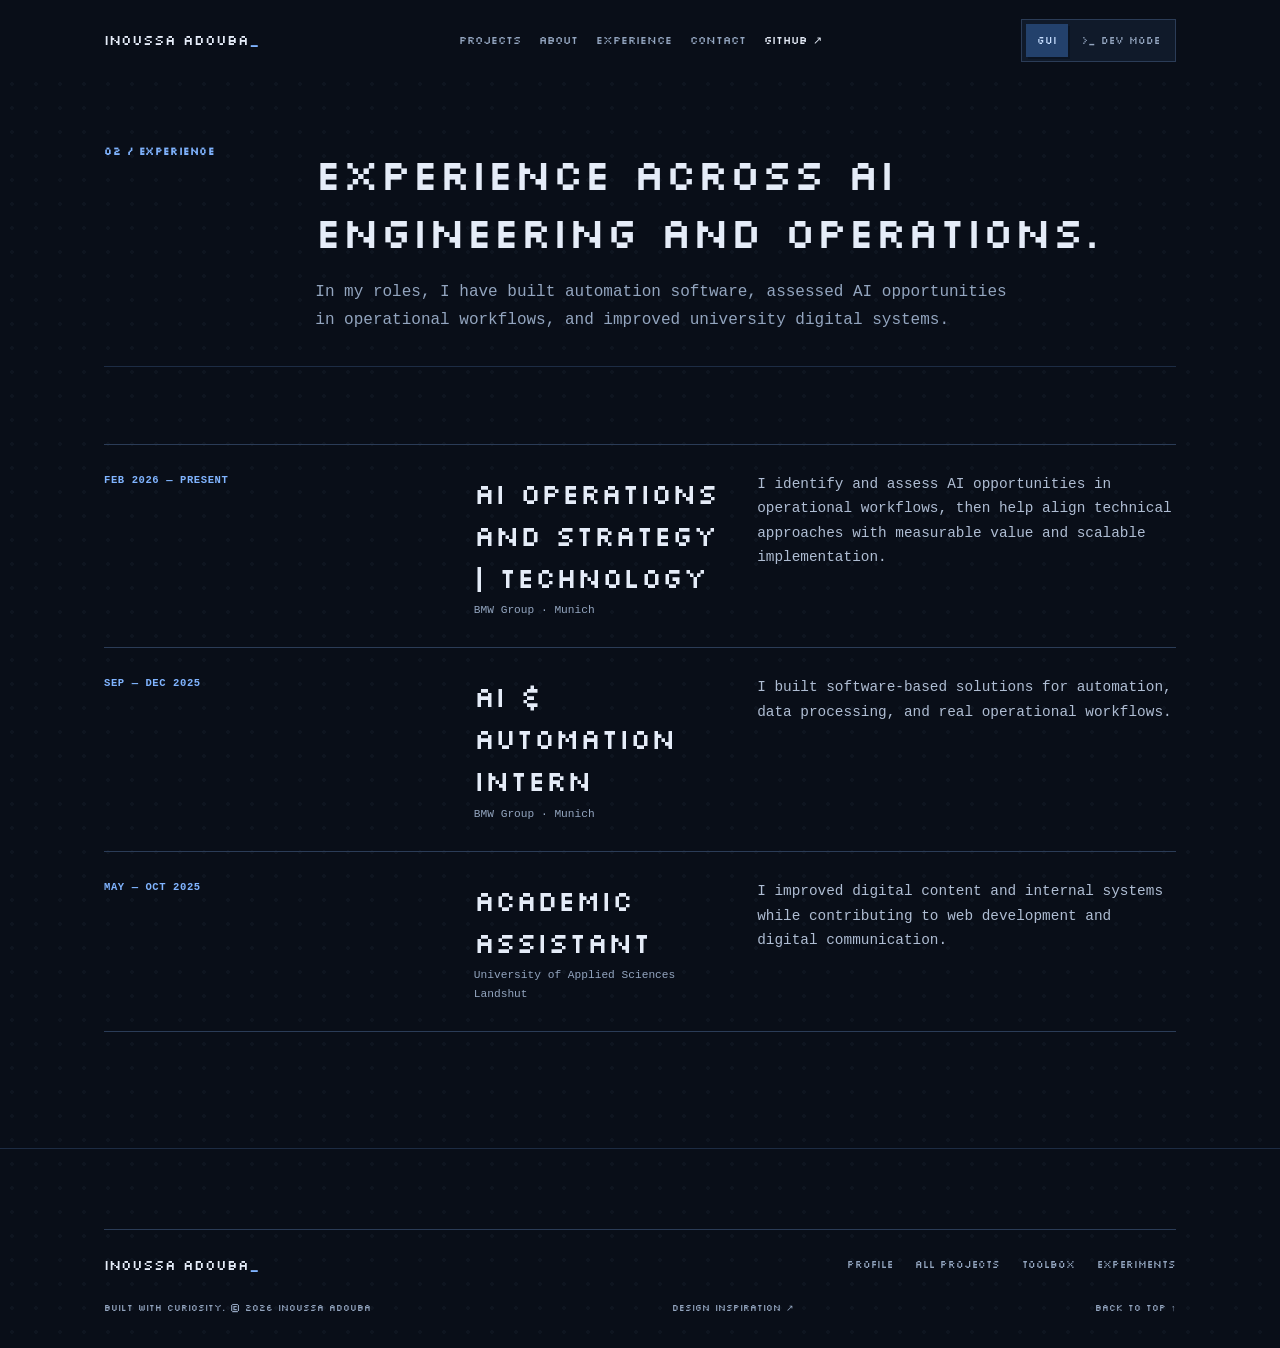
<file: experience/index.html>
<!DOCTYPE html><html lang="en"><head><meta charset="UTF-8"><meta name="viewport" content="width=device-width"><meta name="description" content="Experience across AI operations, intelligent automation, and university digital systems."><meta name="theme-color" content="#090e18"><script>
      try { document.documentElement.dataset.siteMode = localStorage.getItem('portfolio-mode') === 'dev' ? 'dev' : 'gui'; }
      catch { document.documentElement.dataset.siteMode = 'gui'; }
    </script><link rel="canonical" href="https://yun1us.github.io/experience/"><meta property="og:title" content="Experience | Inoussa Adouba"><meta property="og:description" content="Experience across AI operations, intelligent automation, and university digital systems."><meta property="og:type" content="website"><meta property="og:url" content="https://yun1us.github.io/experience/"><meta property="og:image" content="https://yun1us.github.io/og.png"><meta property="og:image:alt" content="Inoussa Adouba — AI engineering, robotics, and applied machine learning"><meta name="twitter:card" content="summary_large_image"><meta name="twitter:title" content="Experience | Inoussa Adouba"><meta name="twitter:description" content="Experience across AI operations, intelligent automation, and university digital systems."><meta name="twitter:image" content="https://yun1us.github.io/og.png"><link rel="icon" href="/favicon.svg" type="image/svg+xml"><link rel="preload" href="/fonts/silkscreen.ttf" as="font" type="font/ttf" crossorigin><style>@font-face{font-family:Silkscreen;src:url("/fonts/silkscreen.ttf") format("truetype");font-weight:400;font-style:normal;font-display:swap;}</style><title>Experience | Inoussa Adouba</title><link rel="stylesheet" href="/_astro/BaseLayout.mEJoTnn2.css"></head><body class="pixel-site"><a class="skip-link" href="#main-content">Skip to content</a><header class="pixel-header"><div class="pixel-container pixel-header-inner"><a class="pixel-brand" href="/">Inoussa Adouba<span aria-hidden="true">_</span></a><nav class="pixel-desktop-nav" aria-label="Primary navigation"><a href="/#projects">Projects</a><a href="/#about">About</a><a href="/#experience">Experience</a><a href="/#contact">Contact</a><a href="https://github.com/Yun1us" target="_blank" rel="noreferrer">GitHub ↗</a></nav><div class="mode-switch" role="group" aria-label="Website mode"><button type="button" data-set-mode="gui" aria-pressed="true">GUI</button><button type="button" data-set-mode="dev" aria-pressed="false"><span aria-hidden="true">&gt;_</span> Dev mode</button></div><details class="pixel-mobile-menu"><summary>Menu <span aria-hidden="true">+</span></summary><nav aria-label="Mobile navigation"><a href="/#projects">Projects</a><a href="/#about">About</a><a href="/#experience">Experience</a><a href="/#contact">Contact</a><a href="/toolbox/">Toolbox</a><a href="https://github.com/Yun1us" target="_blank" rel="noreferrer">GitHub ↗</a></nav></details></div></header><main id="main-content"><div data-gui-view><section class="section page-section"><div class="container"><header class="section-heading"><span class="section-index">02 / Experience</span><div><h1>Experience across AI engineering and operations.</h1><p>In my roles, I have built automation software, assessed AI opportunities in operational workflows, and improved university digital systems.</p></div></header><ol class="timeline"><li class="timeline-item"><div class="timeline-date">Feb 2026 — Present</div><div class="timeline-copy"><div><h2>AI Operations and Strategy | Technology</h2><p class="organization">BMW Group · Munich</p></div><p>I identify and assess AI opportunities in operational workflows, then help align technical approaches with measurable value and scalable implementation.</p></div></li><li class="timeline-item"><div class="timeline-date">Sep — Dec 2025</div><div class="timeline-copy"><div><h2>AI &amp; Automation Intern</h2><p class="organization">BMW Group · Munich</p></div><p>I built software-based solutions for automation, data processing, and real operational workflows.</p></div></li><li class="timeline-item"><div class="timeline-date">May — Oct 2025</div><div class="timeline-copy"><div><h2>Academic Assistant</h2><p class="organization">University of Applied Sciences Landshut</p></div><p>I improved digital content and internal systems while contributing to web development and digital communication.</p></div></li></ol></div></section></div><section class="dev-view pixel-container" data-dev-view aria-labelledby="dev-title"><div class="dev-view-heading"><div><p class="pixel-kicker">A different way to explore</p><h1 id="dev-title">The portfolio, as a terminal.</h1></div><span class="dev-directory" data-dev-directory>~</span></div><div class="pixel-terminal dev-terminal" data-terminal><div class="terminal-title"><span class="terminal-lights" aria-hidden="true"><i></i><i></i><i></i></span><span>inoussa / dev mode</span><span class="terminal-readonly">portfolio.sh</span></div><div class="terminal-body"><div class="terminal-output" data-terminal-output role="log" aria-label="Dev terminal output" aria-live="polite" aria-relevant="additions" tabindex="0"><p class="terminal-welcome">INOS / portfolio shell</p><p>Welcome to Inoussa’s corner of the internet.</p><p class="terminal-muted">Explore the portfolio as a filesystem.<br>Start with <span class="accent-text">ls</span>, or try <span class="accent-text">cd projects</span>.<br><span class="accent-text">help</span> lists commands. <span class="accent-text">exit</span> returns to the site.</p></div><form data-terminal-form class="terminal-form"><label for="dev-command">guest@inoussa:<span data-terminal-path>~</span> $</label><input id="dev-command" data-terminal-input name="command" autocomplete="off" autocapitalize="off" spellcheck="false" placeholder="type a command…" aria-label="Dev terminal command" aria-describedby="dev-command-hint" maxlength="500"><button type="submit" aria-label="Run dev command">↵</button></form><p class="terminal-keyboard-hint" id="dev-command-hint">Tab completes · ↑ ↓ history · Ctrl+L clears · exit returns to GUI</p></div><div class="terminal-actions"><button type="button" data-command="ls">ls</button><button type="button" data-command="cd ..">cd ..</button><button type="button" data-command="tree">tree</button><button type="button" data-command="help">help</button><button type="button" data-command="exit">exit ↗</button></div></div><p class="dev-view-note">Try <button type="button" data-dev-example="cd projects">cd projects</button>, then <button type="button" data-dev-example="ls">ls</button>. Use <code>open &lt;file&gt;</code> to view it in the GUI.</p></section></main><script type="application/json" data-portfolio-files>[{"path":"/","description":"Inoussa Adouba — AI engineering, robotics, and applied machine learning.","href":"/"},{"path":"/projects","description":"Research, implementations, and presentations. Use cat \u003cproject> to read one.","href":"/projects/"},{"path":"/experience","description":"Industry and university experience.","href":"/experience/"},{"path":"/education","description":"What I’m studying.","href":"/profile/"},{"path":"/community","description":"Leadership, partnerships, and hackathons.","href":"/profile/"},{"path":"/toolbox","description":"Tools I have used across coursework, industry, and personal projects.","href":"/toolbox/"},{"path":"/experiments","description":"Smaller projects and foundational AI work.","href":"/additional-work/"},{"path":"/README.md","content":"Welcome to Inoussa’s portfolio.\n\nTry this:\n  ls\n  cd projects\n  ls\n  cat bimanual-robot-learning\n  open bimanual-robot-learning\n\nTab completes commands and paths. ↑ / ↓ recall history.\nhelp lists commands; man \u003ccommand> explains one.\nexit returns to the GUI.\n\nThis is a virtual filesystem of the public portfolio. All files are read-only.","href":"/","description":"Start here"},{"path":"/about","content":"Inoussa Adouba\nAI engineering · robotics · applied machine learning\nMunich, Germany\n\nI study Artificial Intelligence at the University of Applied Sciences Landshut and work in AI Operations and Strategy at BMW Group.\n\nMy work spans robot simulation, efficient neural networks, generative design, and intelligent automation. Through TUM.ai, I support international partnerships and student makeathons.","href":"/profile/","description":"Profile and approach"},{"path":"/contact","content":"Let’s talk about AI, robotics, and engineering.\n\nEmail: inoussaadouba@gmail.com\nLinkedIn: https://www.linkedin.com/in/inoussa-adouba/\nGitHub: https://github.com/Yun1us\nLocation: Munich, Germany\n\nUse email, linkedin, or github for a clickable link.","href":"/#contact","description":"Email and social links"},{"path":"/experience/bmw-ai-operations","content":"AI Operations and Strategy | Technology\nBMW Group · Munich\nFebruary 2026 — Present\n\nI identify and assess AI opportunities in operational workflows, then help align technical approaches with measurable value and scalable implementation.","href":"/experience/","description":"Current role at BMW Group"},{"path":"/experience/bmw-automation","content":"AI & Automation Intern\nBMW Group · Munich\nSeptember — December 2025\n\nI built software-based solutions for automation, data processing, and real operational workflows.","href":"/experience/","description":"AI and automation internship"},{"path":"/experience/academic-assistant","content":"Academic Assistant\nUniversity of Applied Sciences Landshut\nMay — October 2025\n\nI improved digital content and internal systems while contributing to web development and digital communication.","href":"/experience/","description":"University digital systems"},{"path":"/education/artificial-intelligence","content":"B.Sc. Artificial Intelligence\nUniversity of Applied Sciences Landshut\n2023 — 2027 (expected)\n\nFocus: artificial intelligence, robotics, and applied machine learning.","href":"/profile/","description":"B.Sc. AI · expected 2027"},{"path":"/community/tum-ai","content":"TUM.ai\nGlobal Affairs & Makeathon Team\n2025 — Present\n\nSupporting international partnerships and student makeathons.","href":"/profile/","description":"Global Affairs and Makeathon Team"},{"path":"/community/it-landshut","content":"Innovation & Technology Landshut e.V.\nVice Chairman\n2024 — Present","href":"/profile/","description":"Vice Chairman"},{"path":"/community/awards","content":"Winner — TUM.ai × BKW Engineering Hackathon 2025\n2nd place, Wildtrack — hackaTUM 2025","href":"/profile/","description":"Hackathon awards"},{"path":"/toolbox/ai-ml","content":"PyTorch\nJAX\nTensorFlow\nscikit-learn\nKeras\nTorchvision\nTransformers\nDiffusion transformers\nEmbeddings\nModel evaluation","href":"/toolbox/","description":"AI & Machine Learning"},{"path":"/toolbox/engineering","content":"Python\nJava\nGit\nDocker\nLinux\nROS\nVR teleoperation\nRobot simulation","href":"/toolbox/","description":"Engineering & Robotics"},{"path":"/toolbox/data-systems","content":"SQL\nNoSQL\nData pipelines\nPreprocessing\nDataset auditing\nTraining workflows\nMCP","href":"/toolbox/","description":"Data & Systems"},{"path":"/toolbox/scientific-computing","content":"NumPy\nSciPy\npandas\nSymPy\nMatplotlib\nscikit-image","href":"/toolbox/","description":"Scientific Computing"},{"path":"/toolbox/compute-workflow","content":"Modal\nuv\nJupyter\nGPU training\nMultiprocessing","href":"/toolbox/","description":"Compute & Workflow"},{"path":"/toolbox/model-efficiency","content":"Fine-grained pruning\nChannel pruning\nK-means quantization\nLinear quantization\nfast-pytorch-kmeans\ntorchprofile","href":"/toolbox/","description":"Model Efficiency"},{"path":"/experiments/gpt2-transformer","content":"GPT-2 Style Transformer\n\nBuilt a transformer in PyTorch with a custom data pipeline, tokenizer, multi-head attention, and training loop to understand the model stack end to end.","href":"/additional-work/","description":"Transformer from the ground up"},{"path":"/experiments/gendesign","content":"GenDesign\n\nCreated a hackathon prototype combining physics-based modelling, machine learning, and 3D visualisation for AI-assisted beam optimisation.","href":"/additional-work/","description":"AI-assisted beam optimisation"},{"path":"/experiments/language-representations","content":"Language Representation Lab\n\nImplemented Skip-Gram, CBOW, and N-gram representations and applied them to text classification tasks.","href":"/additional-work/","description":"Word representations and classification"},{"path":"/projects/bimanual-robot-learning","description":"Bimanual Robot Learning for Demonstration-Based Manipulation","href":"/projects/bimanual-robot-learning/","date":"2026-07-31","content":"Bimanual Robot Learning for Demonstration-Based Manipulation\nStatus: Active\nDate: July 31, 2026 — Present\nTools: Robotics, Imitation Learning, Bimanual Manipulation, Teleoperation, Simulation\n\n## Executive Summary\nThis active university team project explores how a bimanual robotic system can learn manipulation tasks from human demonstrations. The work combines human-guided data collection, synchronized visual and robot observations, supervised behavior cloning, and evaluation in simulation and on physical hardware. My current contribution focuses on system-level preparation and defining a reliable workflow for data collection, training, and evaluation.\n\n## Project Context & My Role\nTraditional robot programming often requires individual motions to be specified manually and can be difficult to adapt when objects or starting conditions change. This project investigates demonstration-based learning as an alternative: a person demonstrates a manipulation task and a task-specific policy learns from those examples.\n\nThe work is an active university research team project. My current responsibilities include technical preparation, analysis of the overall learning workflow, specification of the data pipeline, investigation of control and simulation requirements, and preparation for model integration. Implementation responsibilities will develop as the project progresses.\n\n## Technical Approach\nHuman-guided manipulation demonstrations will be recorded together with synchronized visual observations and robot-state information. The collected streams will be converted into aligned training episodes and used for supervised behavior cloning. Policies will then be evaluated in simulation and, when appropriate, on the physical system.\n\nDetailed architecture and implementation information will be added when it can be shared publicly.\n\n## Tech Stack / Tools\n- Python\n- PyTorch\n- Supervised behavior cloning\n- Robot simulation\n- Bimanual robot control\n- Multi-view visual observations\n- Synchronized data collection and evaluation tooling\n- Git\n\nAdditional technical information will be added soon.\n\n## Current Status\nThe project is in active early-stage development. The initial research direction and system-level workflow have been defined, while integration, data collection, model training, and evaluation remain in progress. It is an experimental research prototype and is not production-ready.\n\n## Key Achievements & Functionality\nDetailed achievements and implemented functionality will be added soon as the project progresses and the relevant information can be shared publicly.\n\n## Evaluation Plan\nThe project will evaluate learned manipulation behavior in controlled simulation and physical-system trials. Detailed evaluation criteria and results will be added when they are available for public release.\n\n## Next Steps\n- Continue the initial system integration.\n- Establish a reliable demonstration-recording workflow.\n- Collect and validate training episodes.\n- Train an initial supervised behavior-cloning baseline.\n- Evaluate the learned behavior under defined test conditions.\n\n## References & Contributing Sources\nSources and contributing research links will be added soon."},{"path":"/projects/diffumeta-project","description":"DiffuMeta: Generative Framework for Metamaterial Design","href":"/projects/diffumeta-project/","date":"2026-05-01","content":"DiffuMeta: Generative Framework for Metamaterial Design\nStatus: Active\nDate: May 1, 2026\nTools: generative modeling, diffusion transformers, metamaterials\n\n## Executive Summary\nDiffuMeta is a generative framework that integrates diffusion transformers with algebraic language representation to design 3D shell structures. It aims to generate novel structures with targeted mechanical properties, addressing the one-to-many mapping challenge by producing diverse solutions.\n\n## Tech Stack / Tools\n- Diffusion transformers\n- Algebraic language representation\n\n## Current Status\nActive development, focusing on experimental validation of fabricated structures to confirm the efficacy of the approach.\n\n## Key Achievements & Functionality\n- Developed a compact parameterization for 3D geometries using mathematical sentences.\n- Enabled simultaneous control over multiple mechanical objectives, including linear and nonlinear responses.\n- Validated the approach through experimental tests on 3D-printed shell structures."},{"path":"/projects/humanoid-robotics-bmw","description":"Humanoid Robotics Simulation with BMW Group","href":"/projects/humanoid-robotics-bmw/","date":"2026-07-09","content":"Humanoid Robotics Simulation with BMW Group\nStatus: Completed\nDate: 2026-07-09\nTools: Humanoid Robotics, ROS, VR Teleoperation, Simulation, Imitation Learning\n\n## Executive Summary\nAn interdisciplinary university project developed with BMW Group explored how humanoid robotics could support manufacturing tasks. The technical work focused on a VR-driven simulation architecture for intuitive robot teleoperation, demonstration capture, and a future imitation-learning workflow.\n\n## Tech Stack / Tools\n- ROS middleware\n- VR headset and controllers\n- Hand-tracking input\n- 3D robot simulation\n- Robot gripper and three-finger hand\n- Camera feedback pipeline\n- Imitation-learning workflow design\n\n## Current Status\nCompleted as a functional simulation and technical concept. The project delivered the core teleoperation, robot-control, visual-feedback, and setup infrastructure needed to demonstrate the approach, while identifying training-data scale and sim-to-real transfer as the next engineering challenges.\n\n## Key Achievements & Functionality\n- Designed a pipeline connecting VR input, teleoperation, ROS middleware, and a simulated humanoid robot.\n- Implemented control of the robot arms through VR controllers or hand recognition.\n- Integrated a simulated gripper and three-finger hand for manipulation experiments.\n- Returned the simulated camera view to the headset to close the operator feedback loop.\n- Consolidated startup and environment setup into a shared project structure for repeatable demonstrations.\n- Defined the path from recorded demonstrations to formatted training data and neural-network training.\n- Worked in a joint technical and business-studies team; the technical team owned the architecture, development environment, and simulation implementation while the business team translated the work into strategy and evaluation."},{"path":"/projects/ml3-prak01-ino","description":"Neural Network Pruning for VGG Models on CIFAR-10","href":"/projects/ml3-prak01-ino/","date":"2026-07-10","content":"Neural Network Pruning for VGG Models on CIFAR-10\nStatus: Completed\nDate: Summer semester 2026\nTools: neural networks, pruning, machine learning\n\n## Executive Summary\nThis project explores fine-grained and channel pruning techniques applied to VGG models trained on the CIFAR-10 dataset. The goal is to reduce model size and improve efficiency while maintaining accuracy. The work demonstrates effective pruning strategies and their impact on model performance.\n\n## Tech Stack / Tools\n- PyTorch\n- NumPy\n- CIFAR-10 dataset\n- Matplotlib\n\n## Current Status\nCompleted: The project successfully implemented and evaluated pruning techniques, achieving high sparsity with minimal accuracy loss.\n\n## Key Achievements & Functionality\n- Implemented fine-grained pruning, achieving high sparsity with minimal accuracy loss.\n- Developed channel pruning methods, resulting in approximately 50% reduction in MACs and 20% latency improvement.\n- Compared channel sorting methods to preserve accuracy before fine-tuning."},{"path":"/projects/ml3-prak03-ino","description":"Quantization Techniques for Neural Networks","href":"/projects/ml3-prak03-ino/","date":"2026-07-10","content":"Quantization Techniques for Neural Networks\nStatus: Active\nDate: Summer semester 2026\nTools: quantization, neural networks, deep learning\n\n## Executive Summary\nThis project explores various quantization techniques to reduce model size and improve inference speed for neural networks. It focuses on implementing k-means and linear quantization methods to compress a VGG model trained on CIFAR10.\n\n## Tech Stack / Tools\n- Python 3.11\n- PyTorch\n- fast-pytorch-kmeans\n- NumPy\n- Matplotlib\n- Torchvision\n\n## Current Status\nActive: The project is actively exploring quantization methods, with implementations for k-means and linear quantization completed.\n\n## Key Achievements & Functionality\n- Implemented k-means quantization using fast-pytorch-kmeans to cluster synapses and reduce model size.\n- Developed linear quantization methods to directly round floating-point values to quantized integers.\n- Achieved a reduction in model size and latency while maintaining acceptable accuracy levels.\n- Provided visualization tools to analyze the distribution of quantized weights and validate quantization methods."},{"path":"/projects/seminar-project","description":"Seminar Presentation: RODE and Role-Based Multi-Agent Learning","href":"/projects/seminar-project/","date":"2026-06-19","content":"Seminar Presentation: RODE and Role-Based Multi-Agent Learning\nStatus: Completed\nDate: 2026-06-19\nTools: Multi-Agent Reinforcement Learning, Role Decomposition, Research Presentation\n\n## Executive Summary\nThis seminar presentation analyzed and explained **RODE: Learning Roles to Decompose Multi-Agent Tasks**, an existing research paper presented at ICLR 2021. The presentation focused on how the paper decomposes Multi-Agent Reinforcement Learning tasks into role-specific action spaces and uses a bi-level hierarchy to improve coordination; it was not my own paper or original implementation.\n\n## Tech Stack / Tools\n- Multi-Agent Reinforcement Learning concepts\n- Role decomposition and k-means clustering\n- QMIX-style mixing networks\n- StarCraft Multi-Agent Challenge (SMAC) evaluation environment\n- Technical presentation and seminar handout\n\n## Current Status\nCompleted seminar presentation. My contribution was reviewing the published work, synthesizing its technical approach and reported results, and communicating them through presentation slides and a handout.\n\n## Key Achievements & Functionality\n- Explained the motivation for reducing large joint action spaces through learned agent roles.\n- Presented the paper's action-effect embeddings and bi-level role-selection and execution hierarchy.\n- Summarized the authors' experimental setup and reported performance across SMAC maps.\n- Discussed the paper's reported zero-shot transfer behavior and implications for multi-agent coordination.\n- Prepared presentation material and a concise seminar handout for the technical discussion."}]</script><footer class="pixel-footer pixel-container"><div class="pixel-footer-top"><a class="pixel-brand" href="/">Inoussa Adouba<span aria-hidden="true">_</span></a><nav aria-label="Footer navigation"><a href="/profile/">Profile</a><a href="/projects/">All projects</a><a href="/toolbox/">Toolbox</a><a href="/additional-work/">Experiments</a></nav></div><div class="pixel-footer-bottom"><p>Built with curiosity. © 2026 Inoussa Adouba</p><a href="https://www.samuelrizzon.dev/log/how-this-site-was-built" target="_blank" rel="noreferrer">Design inspiration ↗</a><a href="#main-content">Back to top ↑</a></div></footer><script type="module" src="/_astro/BaseLayout.astro_astro_type_script_index_0_lang.CM07WAYM.js"></script></body></html>
</file>
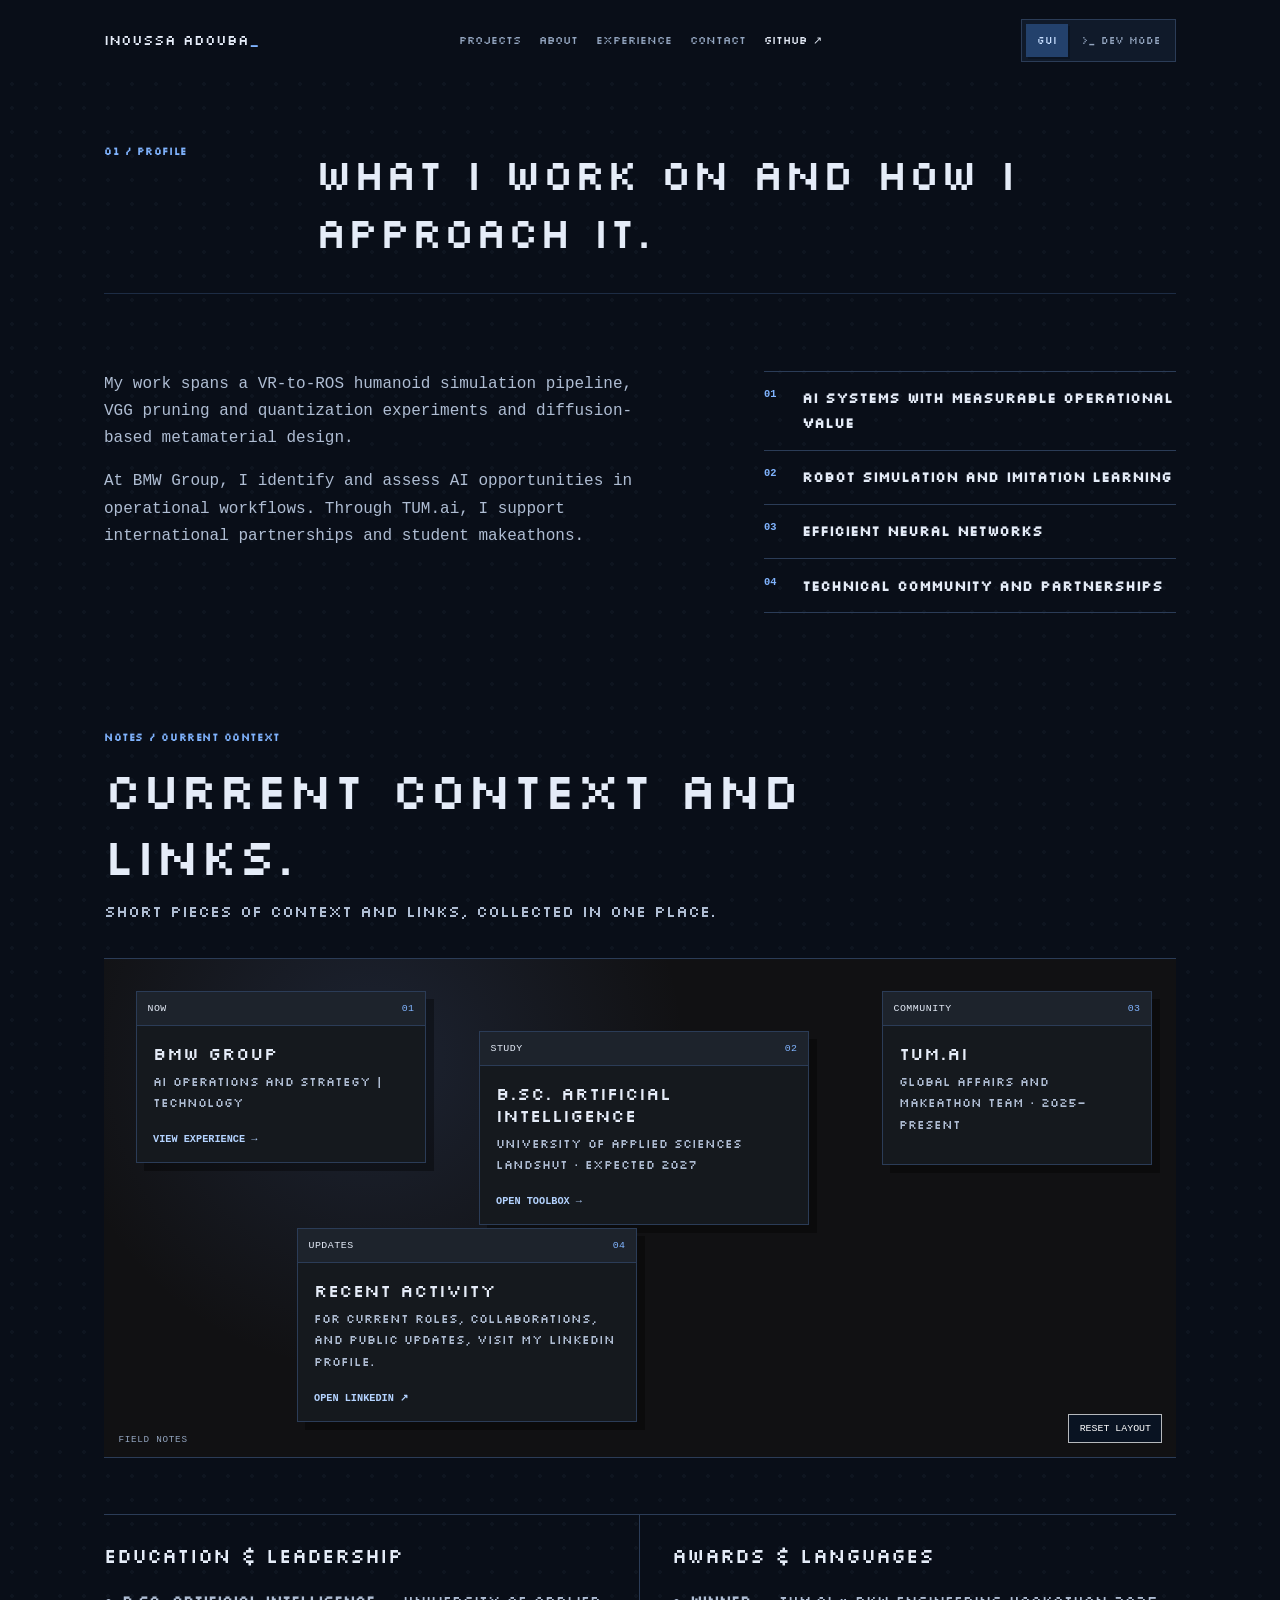
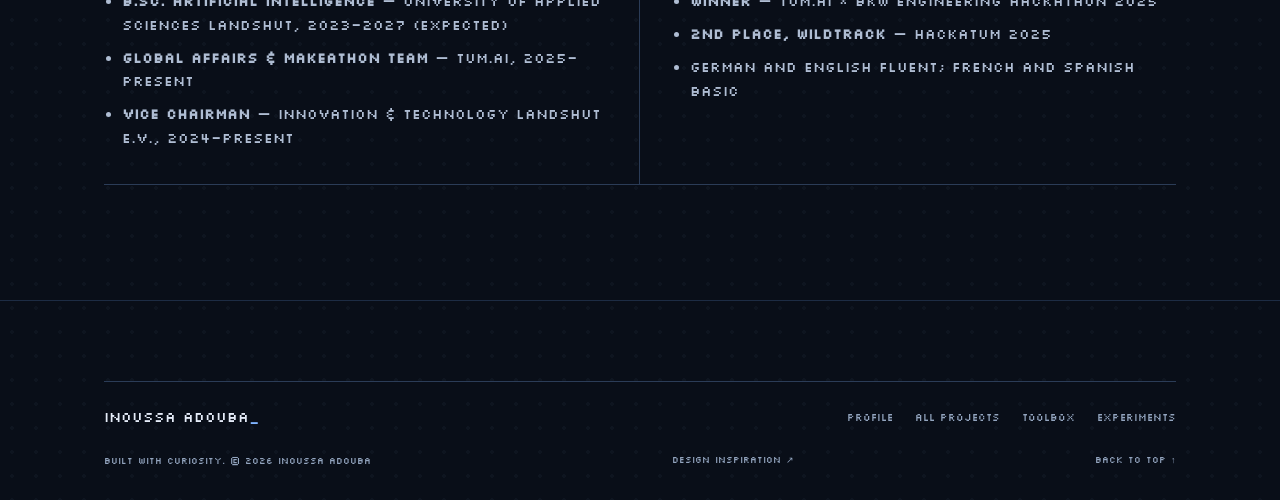
<file: profile/index.html>
<!DOCTYPE html><html lang="en"><head><meta charset="UTF-8"><meta name="viewport" content="width=device-width"><meta name="description" content="How Inoussa Adouba approaches AI engineering, robotics, and applied machine-learning work."><meta name="theme-color" content="#090e18"><script>
      try { document.documentElement.dataset.siteMode = localStorage.getItem('portfolio-mode') === 'dev' ? 'dev' : 'gui'; }
      catch { document.documentElement.dataset.siteMode = 'gui'; }
    </script><link rel="canonical" href="https://yun1us.github.io/profile/"><meta property="og:title" content="Profile | Inoussa Adouba"><meta property="og:description" content="How Inoussa Adouba approaches AI engineering, robotics, and applied machine-learning work."><meta property="og:type" content="website"><meta property="og:url" content="https://yun1us.github.io/profile/"><meta property="og:image" content="https://yun1us.github.io/og.png"><meta property="og:image:alt" content="Inoussa Adouba — AI engineering, robotics, and applied machine learning"><meta name="twitter:card" content="summary_large_image"><meta name="twitter:title" content="Profile | Inoussa Adouba"><meta name="twitter:description" content="How Inoussa Adouba approaches AI engineering, robotics, and applied machine-learning work."><meta name="twitter:image" content="https://yun1us.github.io/og.png"><link rel="icon" href="/favicon.svg" type="image/svg+xml"><link rel="preload" href="/fonts/silkscreen.ttf" as="font" type="font/ttf" crossorigin><style>@font-face{font-family:Silkscreen;src:url("/fonts/silkscreen.ttf") format("truetype");font-weight:400;font-style:normal;font-display:swap;}</style><title>Profile | Inoussa Adouba</title><link rel="stylesheet" href="/_astro/BaseLayout.mEJoTnn2.css"></head><body class="pixel-site"><a class="skip-link" href="#main-content">Skip to content</a><header class="pixel-header"><div class="pixel-container pixel-header-inner"><a class="pixel-brand" href="/">Inoussa Adouba<span aria-hidden="true">_</span></a><nav class="pixel-desktop-nav" aria-label="Primary navigation"><a href="/#projects">Projects</a><a href="/#about">About</a><a href="/#experience">Experience</a><a href="/#contact">Contact</a><a href="https://github.com/Yun1us" target="_blank" rel="noreferrer">GitHub ↗</a></nav><div class="mode-switch" role="group" aria-label="Website mode"><button type="button" data-set-mode="gui" aria-pressed="true">GUI</button><button type="button" data-set-mode="dev" aria-pressed="false"><span aria-hidden="true">&gt;_</span> Dev mode</button></div><details class="pixel-mobile-menu"><summary>Menu <span aria-hidden="true">+</span></summary><nav aria-label="Mobile navigation"><a href="/#projects">Projects</a><a href="/#about">About</a><a href="/#experience">Experience</a><a href="/#contact">Contact</a><a href="/toolbox/">Toolbox</a><a href="https://github.com/Yun1us" target="_blank" rel="noreferrer">GitHub ↗</a></nav></details></div></header><main id="main-content"><div data-gui-view><section class="section page-section"><div class="container"><header class="section-heading"><span class="section-index">01 / Profile</span><div><h1>What I work on and how I approach it.</h1></div></header><div class="profile-grid"><div class="profile-copy"><p>My work spans a VR-to-ROS humanoid simulation pipeline, VGG pruning and quantization experiments and diffusion-based metamaterial design.</p><p>At BMW Group, I identify and assess AI opportunities in operational workflows. Through TUM.ai, I support international partnerships and student makeathons.</p></div><div><ol class="focus-list" aria-label="Current areas of focus"><li><span>01</span>AI systems with measurable operational value</li><li><span>02</span>Robot simulation and imitation learning</li><li><span>03</span>Efficient neural networks</li><li><span>04</span>Technical community and partnerships</li></ol></div></div><section class="notes-section" aria-labelledby="notes-title"><header class="notes-section__heading"><p class="section-index">Notes / Current context</p><h2 id="notes-title">Current context and links.</h2><p>Short pieces of context and links, collected in one place.</p></header><div class="field-notes" data-workbench aria-label="Current context and links"><button class="workbench-reset" type="button" data-workbench-reset>Reset layout</button><article class="field-note" data-workbench-panel data-panel-id="profile-role"><header class="field-note__handle" data-drag-handle><span>Now</span><span>01</span></header><div class="field-note__body"><h3>BMW Group</h3><p>AI Operations and Strategy | Technology</p><a href="/experience/">View experience →</a></div></article><article class="field-note" data-workbench-panel data-panel-id="profile-study"><header class="field-note__handle" data-drag-handle><span>Study</span><span>02</span></header><div class="field-note__body"><h3>B.Sc. Artificial Intelligence</h3><p>University of Applied Sciences Landshut · expected 2027</p><a href="/toolbox/">Open toolbox →</a></div></article><article class="field-note" data-workbench-panel data-panel-id="profile-community"><header class="field-note__handle" data-drag-handle><span>Community</span><span>03</span></header><div class="field-note__body"><h3>TUM.ai</h3><p>Global Affairs and Makeathon Team · 2025–present</p></div></article><article class="field-note" data-workbench-panel data-panel-id="profile-linkedin"><header class="field-note__handle" data-drag-handle><span>Updates</span><span>04</span></header><div class="field-note__body"><h3>Recent activity</h3><p>For current roles, collaborations, and public updates, visit my LinkedIn profile.</p><a href="https://www.linkedin.com/in/inoussa-adouba/" target="_blank" rel="noreferrer">Open LinkedIn ↗</a></div></article></div></section><div class="credentials-grid profile-credentials"><article class="credential-group"><h2>Education & leadership</h2><ul><li><strong>B.Sc. Artificial Intelligence</strong> — University of Applied Sciences Landshut, 2023–2027 (expected)</li><li><strong>Global Affairs & Makeathon Team</strong> — TUM.ai, 2025–present</li><li><strong>Vice Chairman</strong> — Innovation & Technology Landshut e.V., 2024–present</li></ul></article><article class="credential-group"><h2>Awards & languages</h2><ul><li><strong>Winner</strong> — TUM.ai × BKW Engineering Hackathon 2025</li><li><strong>2nd place, Wildtrack</strong> — hackaTUM 2025</li><li>German and English fluent; French and Spanish basic</li></ul></article></div></div></section></div><section class="dev-view pixel-container" data-dev-view aria-labelledby="dev-title"><div class="dev-view-heading"><div><p class="pixel-kicker">A different way to explore</p><h1 id="dev-title">The portfolio, as a terminal.</h1></div><span class="dev-directory" data-dev-directory>~</span></div><div class="pixel-terminal dev-terminal" data-terminal><div class="terminal-title"><span class="terminal-lights" aria-hidden="true"><i></i><i></i><i></i></span><span>inoussa / dev mode</span><span class="terminal-readonly">portfolio.sh</span></div><div class="terminal-body"><div class="terminal-output" data-terminal-output role="log" aria-label="Dev terminal output" aria-live="polite" aria-relevant="additions" tabindex="0"><p class="terminal-welcome">INOS / portfolio shell</p><p>Welcome to Inoussa’s corner of the internet.</p><p class="terminal-muted">Explore the portfolio as a filesystem.<br>Start with <span class="accent-text">ls</span>, or try <span class="accent-text">cd projects</span>.<br><span class="accent-text">help</span> lists commands. <span class="accent-text">exit</span> returns to the site.</p></div><form data-terminal-form class="terminal-form"><label for="dev-command">guest@inoussa:<span data-terminal-path>~</span> $</label><input id="dev-command" data-terminal-input name="command" autocomplete="off" autocapitalize="off" spellcheck="false" placeholder="type a command…" aria-label="Dev terminal command" aria-describedby="dev-command-hint" maxlength="500"><button type="submit" aria-label="Run dev command">↵</button></form><p class="terminal-keyboard-hint" id="dev-command-hint">Tab completes · ↑ ↓ history · Ctrl+L clears · exit returns to GUI</p></div><div class="terminal-actions"><button type="button" data-command="ls">ls</button><button type="button" data-command="cd ..">cd ..</button><button type="button" data-command="tree">tree</button><button type="button" data-command="help">help</button><button type="button" data-command="exit">exit ↗</button></div></div><p class="dev-view-note">Try <button type="button" data-dev-example="cd projects">cd projects</button>, then <button type="button" data-dev-example="ls">ls</button>. Use <code>open &lt;file&gt;</code> to view it in the GUI.</p></section></main><script type="application/json" data-portfolio-files>[{"path":"/","description":"Inoussa Adouba — AI engineering, robotics, and applied machine learning.","href":"/"},{"path":"/projects","description":"Research, implementations, and presentations. Use cat \u003cproject> to read one.","href":"/projects/"},{"path":"/experience","description":"Industry and university experience.","href":"/experience/"},{"path":"/education","description":"What I’m studying.","href":"/profile/"},{"path":"/community","description":"Leadership, partnerships, and hackathons.","href":"/profile/"},{"path":"/toolbox","description":"Tools I have used across coursework, industry, and personal projects.","href":"/toolbox/"},{"path":"/experiments","description":"Smaller projects and foundational AI work.","href":"/additional-work/"},{"path":"/README.md","content":"Welcome to Inoussa’s portfolio.\n\nTry this:\n  ls\n  cd projects\n  ls\n  cat bimanual-robot-learning\n  open bimanual-robot-learning\n\nTab completes commands and paths. ↑ / ↓ recall history.\nhelp lists commands; man \u003ccommand> explains one.\nexit returns to the GUI.\n\nThis is a virtual filesystem of the public portfolio. All files are read-only.","href":"/","description":"Start here"},{"path":"/about","content":"Inoussa Adouba\nAI engineering · robotics · applied machine learning\nMunich, Germany\n\nI study Artificial Intelligence at the University of Applied Sciences Landshut and work in AI Operations and Strategy at BMW Group.\n\nMy work spans robot simulation, efficient neural networks, generative design, and intelligent automation. Through TUM.ai, I support international partnerships and student makeathons.","href":"/profile/","description":"Profile and approach"},{"path":"/contact","content":"Let’s talk about AI, robotics, and engineering.\n\nEmail: inoussaadouba@gmail.com\nLinkedIn: https://www.linkedin.com/in/inoussa-adouba/\nGitHub: https://github.com/Yun1us\nLocation: Munich, Germany\n\nUse email, linkedin, or github for a clickable link.","href":"/#contact","description":"Email and social links"},{"path":"/experience/bmw-ai-operations","content":"AI Operations and Strategy | Technology\nBMW Group · Munich\nFebruary 2026 — Present\n\nI identify and assess AI opportunities in operational workflows, then help align technical approaches with measurable value and scalable implementation.","href":"/experience/","description":"Current role at BMW Group"},{"path":"/experience/bmw-automation","content":"AI & Automation Intern\nBMW Group · Munich\nSeptember — December 2025\n\nI built software-based solutions for automation, data processing, and real operational workflows.","href":"/experience/","description":"AI and automation internship"},{"path":"/experience/academic-assistant","content":"Academic Assistant\nUniversity of Applied Sciences Landshut\nMay — October 2025\n\nI improved digital content and internal systems while contributing to web development and digital communication.","href":"/experience/","description":"University digital systems"},{"path":"/education/artificial-intelligence","content":"B.Sc. Artificial Intelligence\nUniversity of Applied Sciences Landshut\n2023 — 2027 (expected)\n\nFocus: artificial intelligence, robotics, and applied machine learning.","href":"/profile/","description":"B.Sc. AI · expected 2027"},{"path":"/community/tum-ai","content":"TUM.ai\nGlobal Affairs & Makeathon Team\n2025 — Present\n\nSupporting international partnerships and student makeathons.","href":"/profile/","description":"Global Affairs and Makeathon Team"},{"path":"/community/it-landshut","content":"Innovation & Technology Landshut e.V.\nVice Chairman\n2024 — Present","href":"/profile/","description":"Vice Chairman"},{"path":"/community/awards","content":"Winner — TUM.ai × BKW Engineering Hackathon 2025\n2nd place, Wildtrack — hackaTUM 2025","href":"/profile/","description":"Hackathon awards"},{"path":"/toolbox/ai-ml","content":"PyTorch\nJAX\nTensorFlow\nscikit-learn\nKeras\nTorchvision\nTransformers\nDiffusion transformers\nEmbeddings\nModel evaluation","href":"/toolbox/","description":"AI & Machine Learning"},{"path":"/toolbox/engineering","content":"Python\nJava\nGit\nDocker\nLinux\nROS\nVR teleoperation\nRobot simulation","href":"/toolbox/","description":"Engineering & Robotics"},{"path":"/toolbox/data-systems","content":"SQL\nNoSQL\nData pipelines\nPreprocessing\nDataset auditing\nTraining workflows\nMCP","href":"/toolbox/","description":"Data & Systems"},{"path":"/toolbox/scientific-computing","content":"NumPy\nSciPy\npandas\nSymPy\nMatplotlib\nscikit-image","href":"/toolbox/","description":"Scientific Computing"},{"path":"/toolbox/compute-workflow","content":"Modal\nuv\nJupyter\nGPU training\nMultiprocessing","href":"/toolbox/","description":"Compute & Workflow"},{"path":"/toolbox/model-efficiency","content":"Fine-grained pruning\nChannel pruning\nK-means quantization\nLinear quantization\nfast-pytorch-kmeans\ntorchprofile","href":"/toolbox/","description":"Model Efficiency"},{"path":"/experiments/gpt2-transformer","content":"GPT-2 Style Transformer\n\nBuilt a transformer in PyTorch with a custom data pipeline, tokenizer, multi-head attention, and training loop to understand the model stack end to end.","href":"/additional-work/","description":"Transformer from the ground up"},{"path":"/experiments/gendesign","content":"GenDesign\n\nCreated a hackathon prototype combining physics-based modelling, machine learning, and 3D visualisation for AI-assisted beam optimisation.","href":"/additional-work/","description":"AI-assisted beam optimisation"},{"path":"/experiments/language-representations","content":"Language Representation Lab\n\nImplemented Skip-Gram, CBOW, and N-gram representations and applied them to text classification tasks.","href":"/additional-work/","description":"Word representations and classification"},{"path":"/projects/bimanual-robot-learning","description":"Bimanual Robot Learning for Demonstration-Based Manipulation","href":"/projects/bimanual-robot-learning/","date":"2026-07-31","content":"Bimanual Robot Learning for Demonstration-Based Manipulation\nStatus: Active\nDate: July 31, 2026 — Present\nTools: Robotics, Imitation Learning, Bimanual Manipulation, Teleoperation, Simulation\n\n## Executive Summary\nThis active university team project explores how a bimanual robotic system can learn manipulation tasks from human demonstrations. The work combines human-guided data collection, synchronized visual and robot observations, supervised behavior cloning, and evaluation in simulation and on physical hardware. My current contribution focuses on system-level preparation and defining a reliable workflow for data collection, training, and evaluation.\n\n## Project Context & My Role\nTraditional robot programming often requires individual motions to be specified manually and can be difficult to adapt when objects or starting conditions change. This project investigates demonstration-based learning as an alternative: a person demonstrates a manipulation task and a task-specific policy learns from those examples.\n\nThe work is an active university research team project. My current responsibilities include technical preparation, analysis of the overall learning workflow, specification of the data pipeline, investigation of control and simulation requirements, and preparation for model integration. Implementation responsibilities will develop as the project progresses.\n\n## Technical Approach\nHuman-guided manipulation demonstrations will be recorded together with synchronized visual observations and robot-state information. The collected streams will be converted into aligned training episodes and used for supervised behavior cloning. Policies will then be evaluated in simulation and, when appropriate, on the physical system.\n\nDetailed architecture and implementation information will be added when it can be shared publicly.\n\n## Tech Stack / Tools\n- Python\n- PyTorch\n- Supervised behavior cloning\n- Robot simulation\n- Bimanual robot control\n- Multi-view visual observations\n- Synchronized data collection and evaluation tooling\n- Git\n\nAdditional technical information will be added soon.\n\n## Current Status\nThe project is in active early-stage development. The initial research direction and system-level workflow have been defined, while integration, data collection, model training, and evaluation remain in progress. It is an experimental research prototype and is not production-ready.\n\n## Key Achievements & Functionality\nDetailed achievements and implemented functionality will be added soon as the project progresses and the relevant information can be shared publicly.\n\n## Evaluation Plan\nThe project will evaluate learned manipulation behavior in controlled simulation and physical-system trials. Detailed evaluation criteria and results will be added when they are available for public release.\n\n## Next Steps\n- Continue the initial system integration.\n- Establish a reliable demonstration-recording workflow.\n- Collect and validate training episodes.\n- Train an initial supervised behavior-cloning baseline.\n- Evaluate the learned behavior under defined test conditions.\n\n## References & Contributing Sources\nSources and contributing research links will be added soon."},{"path":"/projects/diffumeta-project","description":"DiffuMeta: Generative Framework for Metamaterial Design","href":"/projects/diffumeta-project/","date":"2026-05-01","content":"DiffuMeta: Generative Framework for Metamaterial Design\nStatus: Active\nDate: May 1, 2026\nTools: generative modeling, diffusion transformers, metamaterials\n\n## Executive Summary\nDiffuMeta is a generative framework that integrates diffusion transformers with algebraic language representation to design 3D shell structures. It aims to generate novel structures with targeted mechanical properties, addressing the one-to-many mapping challenge by producing diverse solutions.\n\n## Tech Stack / Tools\n- Diffusion transformers\n- Algebraic language representation\n\n## Current Status\nActive development, focusing on experimental validation of fabricated structures to confirm the efficacy of the approach.\n\n## Key Achievements & Functionality\n- Developed a compact parameterization for 3D geometries using mathematical sentences.\n- Enabled simultaneous control over multiple mechanical objectives, including linear and nonlinear responses.\n- Validated the approach through experimental tests on 3D-printed shell structures."},{"path":"/projects/humanoid-robotics-bmw","description":"Humanoid Robotics Simulation with BMW Group","href":"/projects/humanoid-robotics-bmw/","date":"2026-07-09","content":"Humanoid Robotics Simulation with BMW Group\nStatus: Completed\nDate: 2026-07-09\nTools: Humanoid Robotics, ROS, VR Teleoperation, Simulation, Imitation Learning\n\n## Executive Summary\nAn interdisciplinary university project developed with BMW Group explored how humanoid robotics could support manufacturing tasks. The technical work focused on a VR-driven simulation architecture for intuitive robot teleoperation, demonstration capture, and a future imitation-learning workflow.\n\n## Tech Stack / Tools\n- ROS middleware\n- VR headset and controllers\n- Hand-tracking input\n- 3D robot simulation\n- Robot gripper and three-finger hand\n- Camera feedback pipeline\n- Imitation-learning workflow design\n\n## Current Status\nCompleted as a functional simulation and technical concept. The project delivered the core teleoperation, robot-control, visual-feedback, and setup infrastructure needed to demonstrate the approach, while identifying training-data scale and sim-to-real transfer as the next engineering challenges.\n\n## Key Achievements & Functionality\n- Designed a pipeline connecting VR input, teleoperation, ROS middleware, and a simulated humanoid robot.\n- Implemented control of the robot arms through VR controllers or hand recognition.\n- Integrated a simulated gripper and three-finger hand for manipulation experiments.\n- Returned the simulated camera view to the headset to close the operator feedback loop.\n- Consolidated startup and environment setup into a shared project structure for repeatable demonstrations.\n- Defined the path from recorded demonstrations to formatted training data and neural-network training.\n- Worked in a joint technical and business-studies team; the technical team owned the architecture, development environment, and simulation implementation while the business team translated the work into strategy and evaluation."},{"path":"/projects/ml3-prak01-ino","description":"Neural Network Pruning for VGG Models on CIFAR-10","href":"/projects/ml3-prak01-ino/","date":"2026-07-10","content":"Neural Network Pruning for VGG Models on CIFAR-10\nStatus: Completed\nDate: Summer semester 2026\nTools: neural networks, pruning, machine learning\n\n## Executive Summary\nThis project explores fine-grained and channel pruning techniques applied to VGG models trained on the CIFAR-10 dataset. The goal is to reduce model size and improve efficiency while maintaining accuracy. The work demonstrates effective pruning strategies and their impact on model performance.\n\n## Tech Stack / Tools\n- PyTorch\n- NumPy\n- CIFAR-10 dataset\n- Matplotlib\n\n## Current Status\nCompleted: The project successfully implemented and evaluated pruning techniques, achieving high sparsity with minimal accuracy loss.\n\n## Key Achievements & Functionality\n- Implemented fine-grained pruning, achieving high sparsity with minimal accuracy loss.\n- Developed channel pruning methods, resulting in approximately 50% reduction in MACs and 20% latency improvement.\n- Compared channel sorting methods to preserve accuracy before fine-tuning."},{"path":"/projects/ml3-prak03-ino","description":"Quantization Techniques for Neural Networks","href":"/projects/ml3-prak03-ino/","date":"2026-07-10","content":"Quantization Techniques for Neural Networks\nStatus: Active\nDate: Summer semester 2026\nTools: quantization, neural networks, deep learning\n\n## Executive Summary\nThis project explores various quantization techniques to reduce model size and improve inference speed for neural networks. It focuses on implementing k-means and linear quantization methods to compress a VGG model trained on CIFAR10.\n\n## Tech Stack / Tools\n- Python 3.11\n- PyTorch\n- fast-pytorch-kmeans\n- NumPy\n- Matplotlib\n- Torchvision\n\n## Current Status\nActive: The project is actively exploring quantization methods, with implementations for k-means and linear quantization completed.\n\n## Key Achievements & Functionality\n- Implemented k-means quantization using fast-pytorch-kmeans to cluster synapses and reduce model size.\n- Developed linear quantization methods to directly round floating-point values to quantized integers.\n- Achieved a reduction in model size and latency while maintaining acceptable accuracy levels.\n- Provided visualization tools to analyze the distribution of quantized weights and validate quantization methods."},{"path":"/projects/seminar-project","description":"Seminar Presentation: RODE and Role-Based Multi-Agent Learning","href":"/projects/seminar-project/","date":"2026-06-19","content":"Seminar Presentation: RODE and Role-Based Multi-Agent Learning\nStatus: Completed\nDate: 2026-06-19\nTools: Multi-Agent Reinforcement Learning, Role Decomposition, Research Presentation\n\n## Executive Summary\nThis seminar presentation analyzed and explained **RODE: Learning Roles to Decompose Multi-Agent Tasks**, an existing research paper presented at ICLR 2021. The presentation focused on how the paper decomposes Multi-Agent Reinforcement Learning tasks into role-specific action spaces and uses a bi-level hierarchy to improve coordination; it was not my own paper or original implementation.\n\n## Tech Stack / Tools\n- Multi-Agent Reinforcement Learning concepts\n- Role decomposition and k-means clustering\n- QMIX-style mixing networks\n- StarCraft Multi-Agent Challenge (SMAC) evaluation environment\n- Technical presentation and seminar handout\n\n## Current Status\nCompleted seminar presentation. My contribution was reviewing the published work, synthesizing its technical approach and reported results, and communicating them through presentation slides and a handout.\n\n## Key Achievements & Functionality\n- Explained the motivation for reducing large joint action spaces through learned agent roles.\n- Presented the paper's action-effect embeddings and bi-level role-selection and execution hierarchy.\n- Summarized the authors' experimental setup and reported performance across SMAC maps.\n- Discussed the paper's reported zero-shot transfer behavior and implications for multi-agent coordination.\n- Prepared presentation material and a concise seminar handout for the technical discussion."}]</script><footer class="pixel-footer pixel-container"><div class="pixel-footer-top"><a class="pixel-brand" href="/">Inoussa Adouba<span aria-hidden="true">_</span></a><nav aria-label="Footer navigation"><a href="/profile/">Profile</a><a href="/projects/">All projects</a><a href="/toolbox/">Toolbox</a><a href="/additional-work/">Experiments</a></nav></div><div class="pixel-footer-bottom"><p>Built with curiosity. © 2026 Inoussa Adouba</p><a href="https://www.samuelrizzon.dev/log/how-this-site-was-built" target="_blank" rel="noreferrer">Design inspiration ↗</a><a href="#main-content">Back to top ↑</a></div></footer><script type="module" src="/_astro/BaseLayout.astro_astro_type_script_index_0_lang.CM07WAYM.js"></script></body></html>
</file>
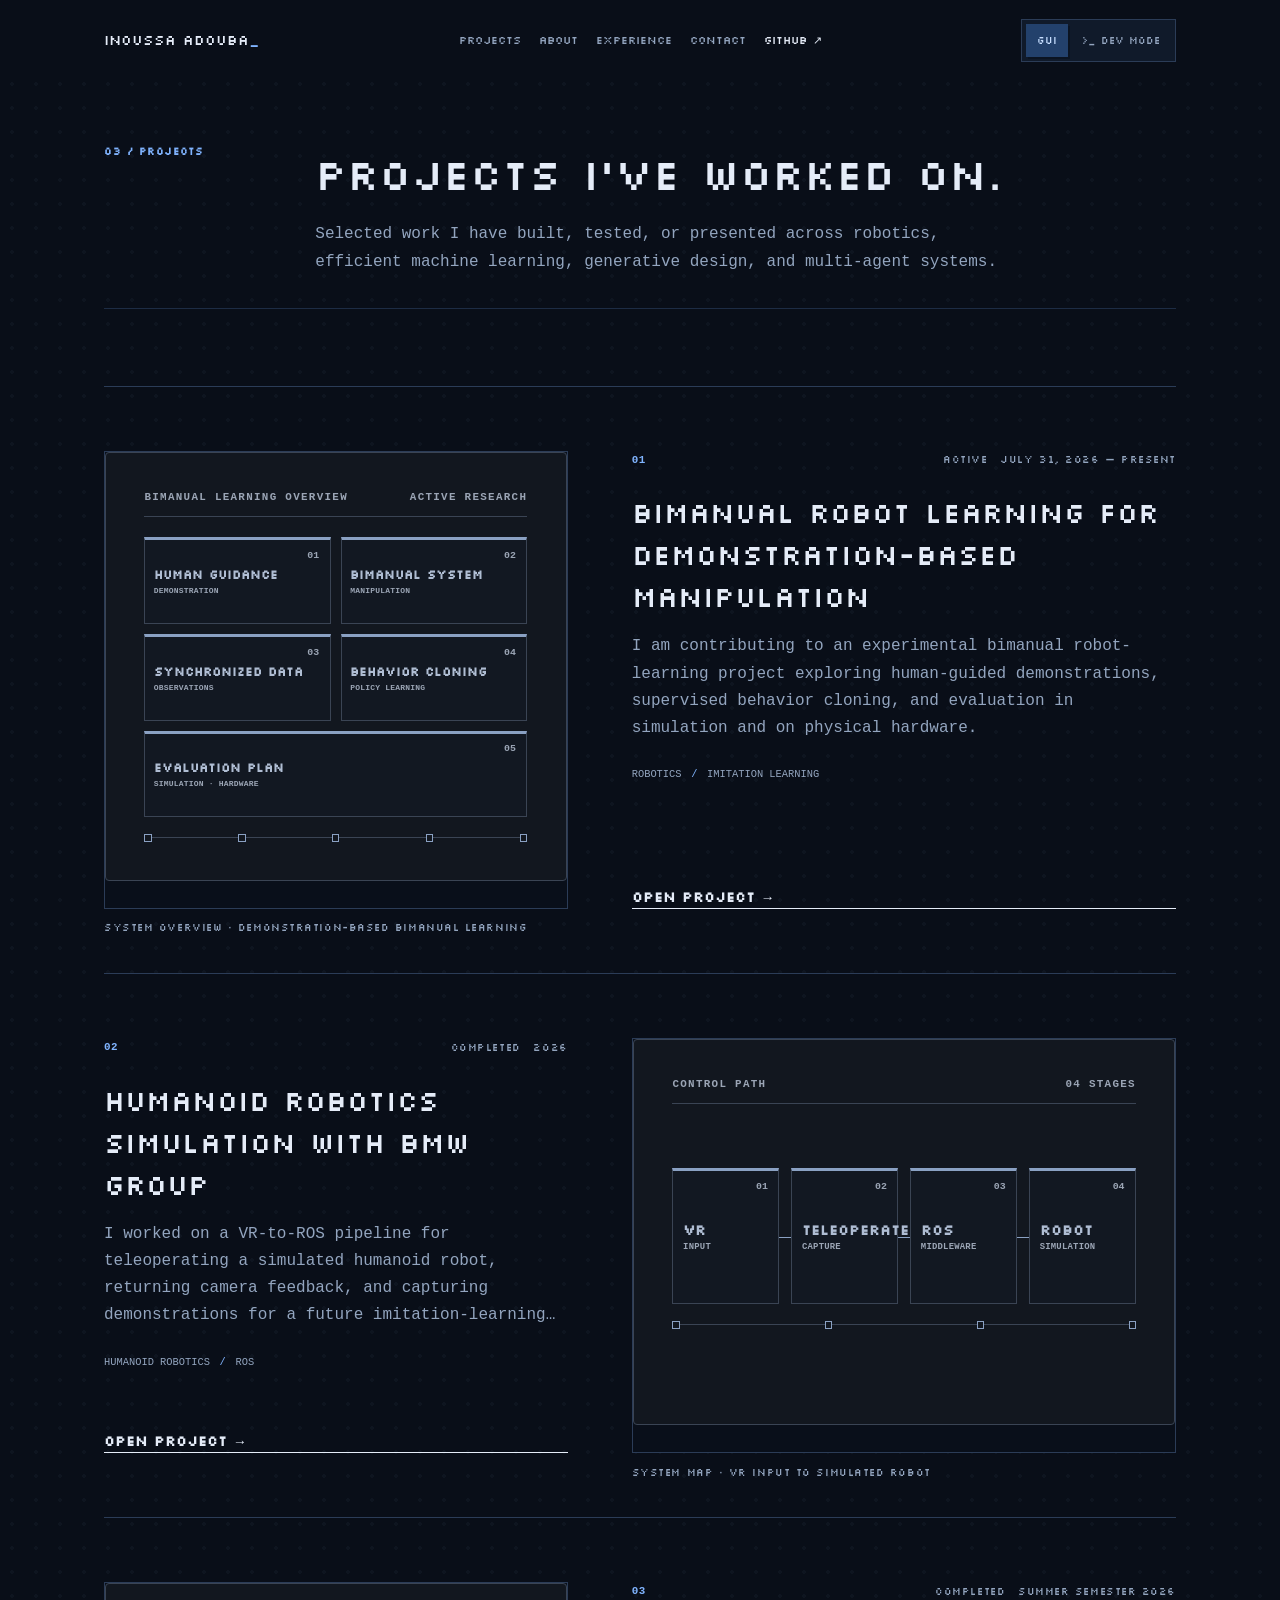
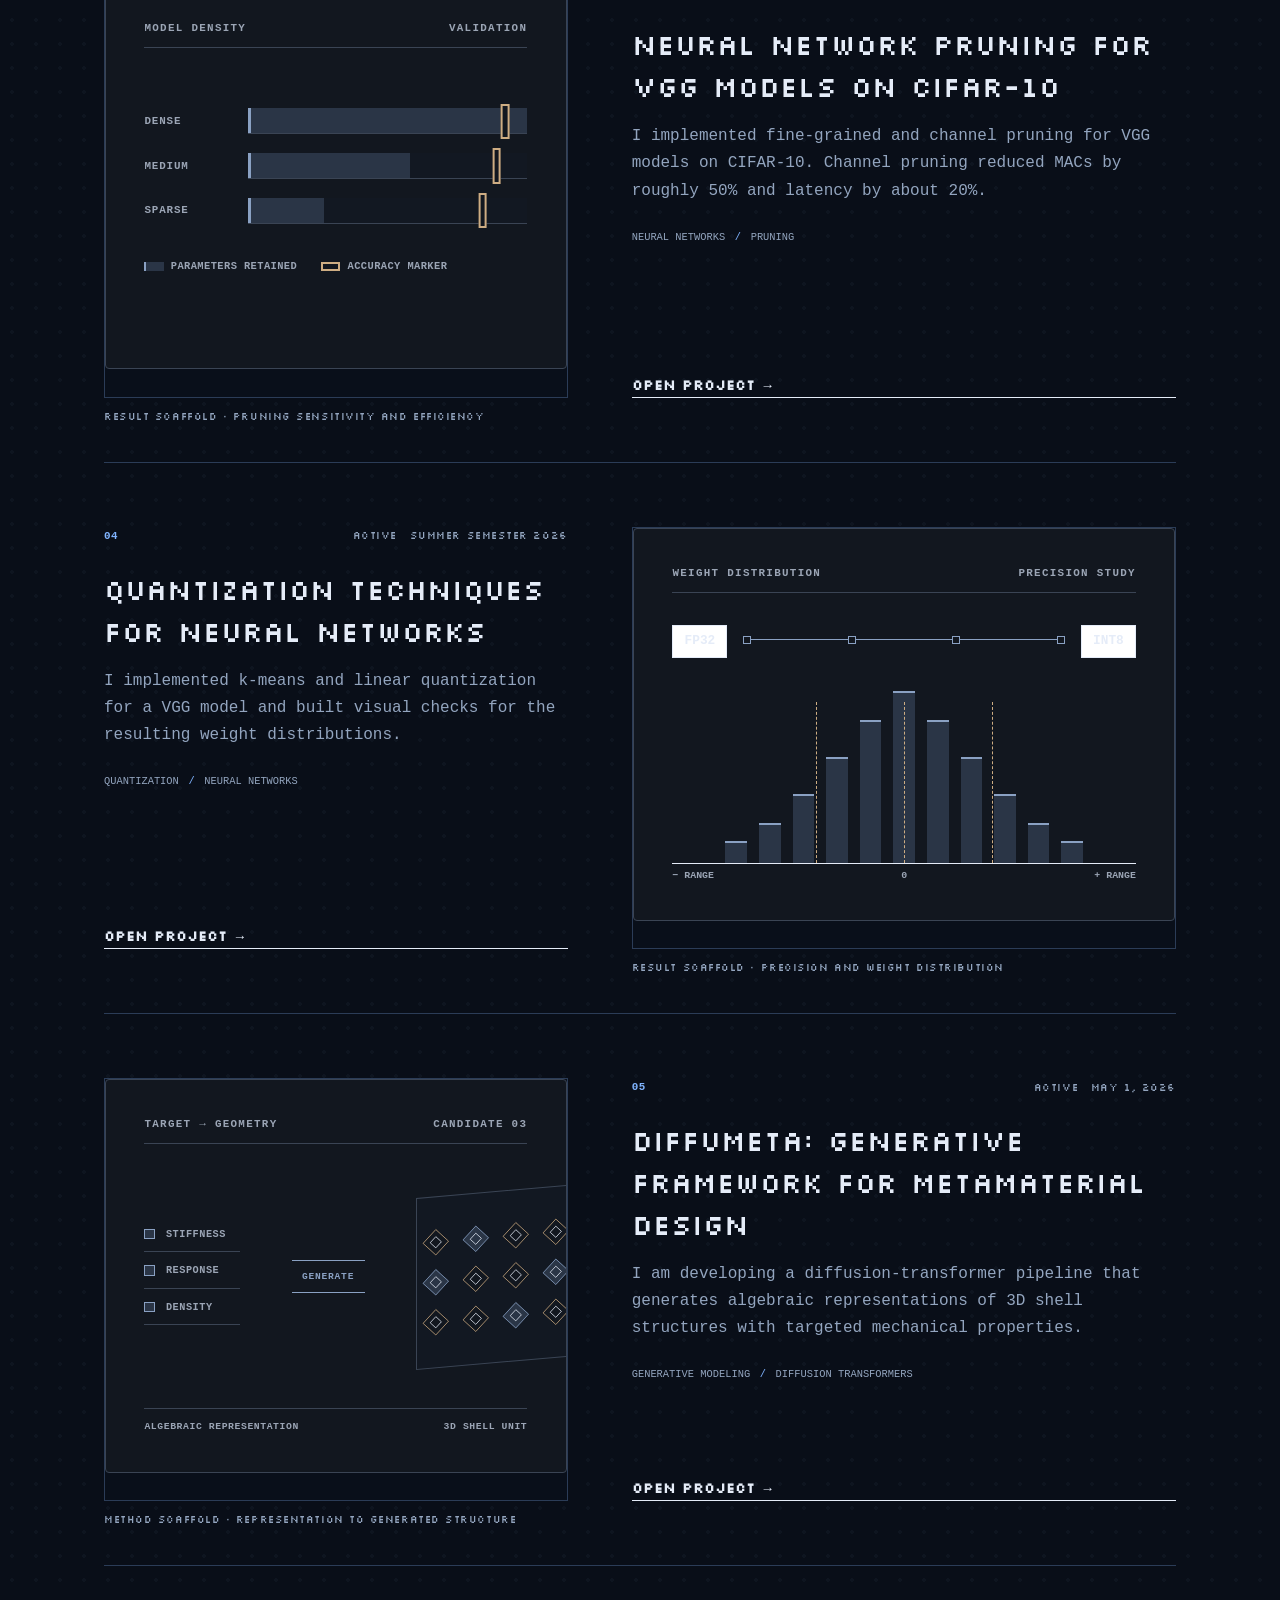
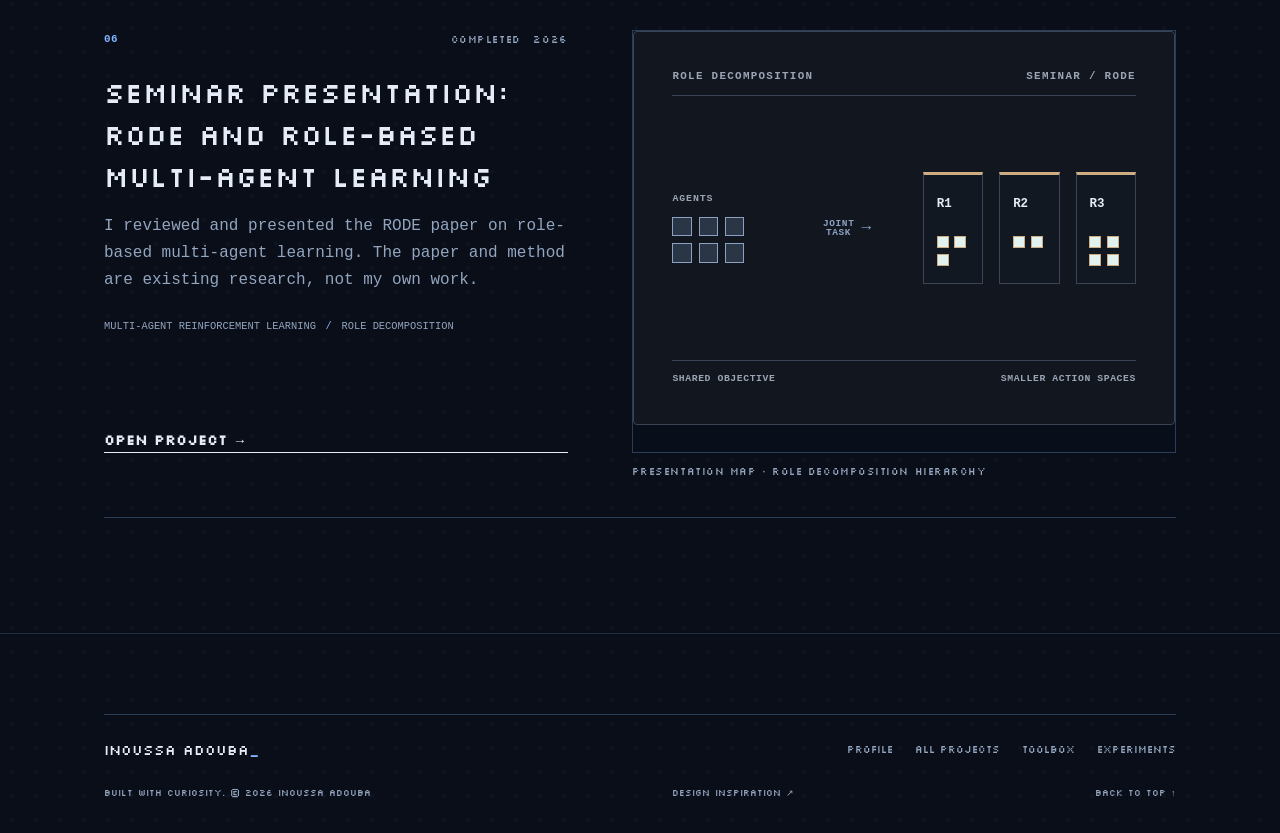
<file: projects/index.html>
<!DOCTYPE html><html lang="en"><head><meta charset="UTF-8"><meta name="viewport" content="width=device-width"><meta name="description" content="Selected projects across robotics, efficient machine learning, generative design, and multi-agent systems."><meta name="theme-color" content="#090e18"><script>
      try { document.documentElement.dataset.siteMode = localStorage.getItem('portfolio-mode') === 'dev' ? 'dev' : 'gui'; }
      catch { document.documentElement.dataset.siteMode = 'gui'; }
    </script><link rel="canonical" href="https://yun1us.github.io/projects/"><meta property="og:title" content="Projects | Inoussa Adouba"><meta property="og:description" content="Selected projects across robotics, efficient machine learning, generative design, and multi-agent systems."><meta property="og:type" content="website"><meta property="og:url" content="https://yun1us.github.io/projects/"><meta property="og:image" content="https://yun1us.github.io/og.png"><meta property="og:image:alt" content="Inoussa Adouba — AI engineering, robotics, and applied machine learning"><meta name="twitter:card" content="summary_large_image"><meta name="twitter:title" content="Projects | Inoussa Adouba"><meta name="twitter:description" content="Selected projects across robotics, efficient machine learning, generative design, and multi-agent systems."><meta name="twitter:image" content="https://yun1us.github.io/og.png"><link rel="icon" href="/favicon.svg" type="image/svg+xml"><link rel="preload" href="/fonts/silkscreen.ttf" as="font" type="font/ttf" crossorigin><style>@font-face{font-family:Silkscreen;src:url("/fonts/silkscreen.ttf") format("truetype");font-weight:400;font-style:normal;font-display:swap;}</style><title>Projects | Inoussa Adouba</title><link rel="stylesheet" href="/_astro/BaseLayout.mEJoTnn2.css"><link rel="stylesheet" href="/_astro/ProjectEvidenceVisual.CqyDOFUH.css"></head><body class="pixel-site"><a class="skip-link" href="#main-content">Skip to content</a><header class="pixel-header"><div class="pixel-container pixel-header-inner"><a class="pixel-brand" href="/">Inoussa Adouba<span aria-hidden="true">_</span></a><nav class="pixel-desktop-nav" aria-label="Primary navigation"><a href="/#projects">Projects</a><a href="/#about">About</a><a href="/#experience">Experience</a><a href="/#contact">Contact</a><a href="https://github.com/Yun1us" target="_blank" rel="noreferrer">GitHub ↗</a></nav><div class="mode-switch" role="group" aria-label="Website mode"><button type="button" data-set-mode="gui" aria-pressed="true">GUI</button><button type="button" data-set-mode="dev" aria-pressed="false"><span aria-hidden="true">&gt;_</span> Dev mode</button></div><details class="pixel-mobile-menu"><summary>Menu <span aria-hidden="true">+</span></summary><nav aria-label="Mobile navigation"><a href="/#projects">Projects</a><a href="/#about">About</a><a href="/#experience">Experience</a><a href="/#contact">Contact</a><a href="/toolbox/">Toolbox</a><a href="https://github.com/Yun1us" target="_blank" rel="noreferrer">GitHub ↗</a></nav></details></div></header><main id="main-content"><div data-gui-view><section class="section page-section"><div class="container"><header class="section-heading"><span class="section-index">03 / Projects</span><div><h1>Projects I’ve worked on.</h1><p>Selected work I have built, tested, or presented across robotics, efficient machine learning, generative design, and multi-agent systems.</p></div></header><ol class="project-index" role="list"><li class="project-record"><div class="project-record__visual"><a href="/projects/bimanual-robot-learning/" aria-label="Open Bimanual Robot Learning for Demonstration-Based Manipulation"><figure class="project-evidence is-bimanual" aria-labelledby="project-evidence-bimanual-robot-learning" data-astro-cid-jymbtchc><div class="evidence-surface" data-astro-cid-jymbtchc><div class="bimanual-visual" aria-hidden="true" data-astro-cid-jymbtchc><div class="visual-header" data-astro-cid-jymbtchc><span data-astro-cid-jymbtchc>BIMANUAL LEARNING OVERVIEW</span><span data-astro-cid-jymbtchc>ACTIVE RESEARCH</span></div><ol class="flow-list bimanual-flow" data-astro-cid-jymbtchc><li class="flow-step" data-astro-cid-jymbtchc><span class="step-index" data-astro-cid-jymbtchc>01</span><strong data-astro-cid-jymbtchc>Human guidance</strong><small data-astro-cid-jymbtchc>demonstration</small></li><li class="flow-step" data-astro-cid-jymbtchc><span class="step-index" data-astro-cid-jymbtchc>02</span><strong data-astro-cid-jymbtchc>Bimanual system</strong><small data-astro-cid-jymbtchc>manipulation</small></li><li class="flow-step" data-astro-cid-jymbtchc><span class="step-index" data-astro-cid-jymbtchc>03</span><strong data-astro-cid-jymbtchc>Synchronized data</strong><small data-astro-cid-jymbtchc>observations</small></li><li class="flow-step" data-astro-cid-jymbtchc><span class="step-index" data-astro-cid-jymbtchc>04</span><strong data-astro-cid-jymbtchc>Behavior cloning</strong><small data-astro-cid-jymbtchc>policy learning</small></li><li class="flow-step" data-astro-cid-jymbtchc><span class="step-index" data-astro-cid-jymbtchc>05</span><strong data-astro-cid-jymbtchc>Evaluation plan</strong><small data-astro-cid-jymbtchc>simulation · hardware</small></li></ol><div class="signal-line" data-astro-cid-jymbtchc><span data-astro-cid-jymbtchc></span><span data-astro-cid-jymbtchc></span><span data-astro-cid-jymbtchc></span><span data-astro-cid-jymbtchc></span><span data-astro-cid-jymbtchc></span></div></div></div><figcaption id="project-evidence-bimanual-robot-learning" data-astro-cid-jymbtchc>High-level diagram connecting human-guided demonstrations, a bimanual manipulation system, synchronized observations, supervised behavior cloning, and simulation and physical evaluation.</figcaption></figure></a><p class="caption">System overview · demonstration-based bimanual learning</p></div><div class="project-record__copy"><div><div class="project-record__topline"><span class="project-number">01</span><div class="metadata"><span>Active</span><span>July 31, 2026 — Present</span></div></div><h2><a href="/projects/bimanual-robot-learning/">Bimanual Robot Learning for Demonstration-Based Manipulation</a></h2><p class="project-summary">I am contributing to an experimental bimanual robot-learning project exploring human-guided demonstrations, supervised behavior cloning, and evaluation in simulation and on physical hardware.</p><div class="project-tags"><span>Robotics</span><span>Imitation Learning</span></div></div><a class="text-link" href="/projects/bimanual-robot-learning/">Open project <span aria-hidden="true">→</span></a></div></li><li class="project-record"><div class="project-record__visual"><a href="/projects/humanoid-robotics-bmw/" aria-label="Open Humanoid Robotics Simulation with BMW Group"><figure class="project-evidence is-robotics" aria-labelledby="project-evidence-humanoid-robotics-bmw" data-astro-cid-jymbtchc><div class="evidence-surface" data-astro-cid-jymbtchc><div class="robotics-visual" aria-hidden="true" data-astro-cid-jymbtchc><div class="visual-header" data-astro-cid-jymbtchc><span data-astro-cid-jymbtchc>CONTROL PATH</span><span data-astro-cid-jymbtchc>04 STAGES</span></div><ol class="flow-list" data-astro-cid-jymbtchc><li class="flow-step" data-astro-cid-jymbtchc><span class="step-index" data-astro-cid-jymbtchc>01</span><strong data-astro-cid-jymbtchc>VR</strong><small data-astro-cid-jymbtchc>input</small></li><li class="flow-step" data-astro-cid-jymbtchc><span class="step-index" data-astro-cid-jymbtchc>02</span><strong data-astro-cid-jymbtchc>Teleoperate</strong><small data-astro-cid-jymbtchc>capture</small></li><li class="flow-step" data-astro-cid-jymbtchc><span class="step-index" data-astro-cid-jymbtchc>03</span><strong data-astro-cid-jymbtchc>ROS</strong><small data-astro-cid-jymbtchc>middleware</small></li><li class="flow-step" data-astro-cid-jymbtchc><span class="step-index" data-astro-cid-jymbtchc>04</span><strong data-astro-cid-jymbtchc>Robot</strong><small data-astro-cid-jymbtchc>simulation</small></li></ol><div class="signal-line" data-astro-cid-jymbtchc><span data-astro-cid-jymbtchc></span><span data-astro-cid-jymbtchc></span><span data-astro-cid-jymbtchc></span><span data-astro-cid-jymbtchc></span></div></div></div><figcaption id="project-evidence-humanoid-robotics-bmw" data-astro-cid-jymbtchc>System flow from VR input through teleoperation and ROS middleware to a simulated robot.</figcaption></figure></a><p class="caption">System map · VR input to simulated robot</p></div><div class="project-record__copy"><div><div class="project-record__topline"><span class="project-number">02</span><div class="metadata"><span>Completed</span><span>2026</span></div></div><h2><a href="/projects/humanoid-robotics-bmw/">Humanoid Robotics Simulation with BMW Group</a></h2><p class="project-summary">I worked on a VR-to-ROS pipeline for teleoperating a simulated humanoid robot, returning camera feedback, and capturing demonstrations for a future imitation-learning workflow.</p><div class="project-tags"><span>Humanoid Robotics</span><span>ROS</span></div></div><a class="text-link" href="/projects/humanoid-robotics-bmw/">Open project <span aria-hidden="true">→</span></a></div></li><li class="project-record"><div class="project-record__visual"><a href="/projects/ml3-prak01-ino/" aria-label="Open Neural Network Pruning for VGG Models on CIFAR-10"><figure class="project-evidence is-pruning" aria-labelledby="project-evidence-ml3-prak01-ino" data-astro-cid-jymbtchc><div class="evidence-surface" data-astro-cid-jymbtchc><div class="pruning-visual" aria-hidden="true" data-astro-cid-jymbtchc><div class="visual-header" data-astro-cid-jymbtchc><span data-astro-cid-jymbtchc>MODEL DENSITY</span><span data-astro-cid-jymbtchc>VALIDATION</span></div><div class="pruning-chart" data-astro-cid-jymbtchc><div class="chart-row row-dense" data-astro-cid-jymbtchc><span class="row-label" data-astro-cid-jymbtchc>DENSE</span><div class="parameter-track" data-astro-cid-jymbtchc><i data-astro-cid-jymbtchc></i><b data-astro-cid-jymbtchc></b></div></div><div class="chart-row row-medium" data-astro-cid-jymbtchc><span class="row-label" data-astro-cid-jymbtchc>MEDIUM</span><div class="parameter-track" data-astro-cid-jymbtchc><i data-astro-cid-jymbtchc></i><b data-astro-cid-jymbtchc></b></div></div><div class="chart-row row-sparse" data-astro-cid-jymbtchc><span class="row-label" data-astro-cid-jymbtchc>SPARSE</span><div class="parameter-track" data-astro-cid-jymbtchc><i data-astro-cid-jymbtchc></i><b data-astro-cid-jymbtchc></b></div></div></div><div class="chart-key" data-astro-cid-jymbtchc><span data-astro-cid-jymbtchc><i class="key-parameters" data-astro-cid-jymbtchc></i> parameters retained</span><span data-astro-cid-jymbtchc><i class="key-accuracy" data-astro-cid-jymbtchc></i> accuracy marker</span></div></div></div><figcaption id="project-evidence-ml3-prak01-ino" data-astro-cid-jymbtchc>Editorial chart showing model parameters decreasing as sparsity increases while validation accuracy remains comparatively stable.</figcaption></figure></a><p class="caption">Result scaffold · pruning sensitivity and efficiency</p></div><div class="project-record__copy"><div><div class="project-record__topline"><span class="project-number">03</span><div class="metadata"><span>Completed</span><span>Summer semester 2026</span></div></div><h2><a href="/projects/ml3-prak01-ino/">Neural Network Pruning for VGG Models on CIFAR-10</a></h2><p class="project-summary">I implemented fine-grained and channel pruning for VGG models on CIFAR-10. Channel pruning reduced MACs by roughly 50% and latency by about 20%.</p><div class="project-tags"><span>neural networks</span><span>pruning</span></div></div><a class="text-link" href="/projects/ml3-prak01-ino/">Open project <span aria-hidden="true">→</span></a></div></li><li class="project-record"><div class="project-record__visual"><a href="/projects/ml3-prak03-ino/" aria-label="Open Quantization Techniques for Neural Networks"><figure class="project-evidence is-quantization" aria-labelledby="project-evidence-ml3-prak03-ino" data-astro-cid-jymbtchc><div class="evidence-surface" data-astro-cid-jymbtchc><div class="quantization-visual" aria-hidden="true" data-astro-cid-jymbtchc><div class="visual-header" data-astro-cid-jymbtchc><span data-astro-cid-jymbtchc>WEIGHT DISTRIBUTION</span><span data-astro-cid-jymbtchc>PRECISION STUDY</span></div><div class="precision-route" data-astro-cid-jymbtchc><strong data-astro-cid-jymbtchc>FP32</strong><span class="route-line" data-astro-cid-jymbtchc><i data-astro-cid-jymbtchc></i><i data-astro-cid-jymbtchc></i><i data-astro-cid-jymbtchc></i><i data-astro-cid-jymbtchc></i></span><strong data-astro-cid-jymbtchc>INT8</strong></div><div class="histogram" data-astro-cid-jymbtchc><i class="bar-1" data-astro-cid-jymbtchc></i><i class="bar-2" data-astro-cid-jymbtchc></i><i class="bar-3" data-astro-cid-jymbtchc></i><i class="bar-4" data-astro-cid-jymbtchc></i><i class="bar-5" data-astro-cid-jymbtchc></i><i class="bar-6" data-astro-cid-jymbtchc></i><i class="bar-7" data-astro-cid-jymbtchc></i><i class="bar-8" data-astro-cid-jymbtchc></i><i class="bar-9" data-astro-cid-jymbtchc></i><i class="bar-10" data-astro-cid-jymbtchc></i><i class="bar-11" data-astro-cid-jymbtchc></i><span class="level level-a" data-astro-cid-jymbtchc></span><span class="level level-b" data-astro-cid-jymbtchc></span><span class="level level-c" data-astro-cid-jymbtchc></span></div><div class="histogram-axis" data-astro-cid-jymbtchc><span data-astro-cid-jymbtchc>− range</span><span data-astro-cid-jymbtchc>0</span><span data-astro-cid-jymbtchc>+ range</span></div></div></div><figcaption id="project-evidence-ml3-prak03-ino" data-astro-cid-jymbtchc>Weight distribution grouped into fewer discrete values as numerical precision moves from floating point to integer representation.</figcaption></figure></a><p class="caption">Result scaffold · precision and weight distribution</p></div><div class="project-record__copy"><div><div class="project-record__topline"><span class="project-number">04</span><div class="metadata"><span>Active</span><span>Summer semester 2026</span></div></div><h2><a href="/projects/ml3-prak03-ino/">Quantization Techniques for Neural Networks</a></h2><p class="project-summary">I implemented k-means and linear quantization for a VGG model and built visual checks for the resulting weight distributions.</p><div class="project-tags"><span>quantization</span><span>neural networks</span></div></div><a class="text-link" href="/projects/ml3-prak03-ino/">Open project <span aria-hidden="true">→</span></a></div></li><li class="project-record"><div class="project-record__visual"><a href="/projects/diffumeta-project/" aria-label="Open DiffuMeta: Generative Framework for Metamaterial Design"><figure class="project-evidence is-diffumeta" aria-labelledby="project-evidence-diffumeta-project" data-astro-cid-jymbtchc><div class="evidence-surface" data-astro-cid-jymbtchc><div class="diffumeta-visual" aria-hidden="true" data-astro-cid-jymbtchc><div class="visual-header" data-astro-cid-jymbtchc><span data-astro-cid-jymbtchc>TARGET → GEOMETRY</span><span data-astro-cid-jymbtchc>CANDIDATE 03</span></div><div class="meta-layout" data-astro-cid-jymbtchc><div class="property-stack" data-astro-cid-jymbtchc><span data-astro-cid-jymbtchc><i data-astro-cid-jymbtchc></i> stiffness</span><span data-astro-cid-jymbtchc><i data-astro-cid-jymbtchc></i> response</span><span data-astro-cid-jymbtchc><i data-astro-cid-jymbtchc></i> density</span></div><div class="meta-operator" data-astro-cid-jymbtchc><span data-astro-cid-jymbtchc>GENERATE</span></div><div class="meta-lattice" data-astro-cid-jymbtchc><i data-astro-cid-jymbtchc></i><i data-astro-cid-jymbtchc></i><i data-astro-cid-jymbtchc></i><i data-astro-cid-jymbtchc></i><i data-astro-cid-jymbtchc></i><i data-astro-cid-jymbtchc></i><i data-astro-cid-jymbtchc></i><i data-astro-cid-jymbtchc></i><i data-astro-cid-jymbtchc></i><i data-astro-cid-jymbtchc></i><i data-astro-cid-jymbtchc></i><i data-astro-cid-jymbtchc></i></div></div><div class="meta-footer" data-astro-cid-jymbtchc><span data-astro-cid-jymbtchc>ALGEBRAIC REPRESENTATION</span><span data-astro-cid-jymbtchc>3D SHELL UNIT</span></div></div></div><figcaption id="project-evidence-diffumeta-project" data-astro-cid-jymbtchc>A geometric metamaterial lattice generated from a compact set of target mechanical properties.</figcaption></figure></a><p class="caption">Method scaffold · representation to generated structure</p></div><div class="project-record__copy"><div><div class="project-record__topline"><span class="project-number">05</span><div class="metadata"><span>Active</span><span>May 1, 2026</span></div></div><h2><a href="/projects/diffumeta-project/">DiffuMeta: Generative Framework for Metamaterial Design</a></h2><p class="project-summary">I am developing a diffusion-transformer pipeline that generates algebraic representations of 3D shell structures with targeted mechanical properties.</p><div class="project-tags"><span>generative modeling</span><span>diffusion transformers</span></div></div><a class="text-link" href="/projects/diffumeta-project/">Open project <span aria-hidden="true">→</span></a></div></li><li class="project-record"><div class="project-record__visual"><a href="/projects/seminar-project/" aria-label="Open Seminar Presentation: RODE and Role-Based Multi-Agent Learning"><figure class="project-evidence is-rode" aria-labelledby="project-evidence-seminar-project" data-astro-cid-jymbtchc><div class="evidence-surface" data-astro-cid-jymbtchc><div class="rode-visual" aria-hidden="true" data-astro-cid-jymbtchc><div class="visual-header" data-astro-cid-jymbtchc><span data-astro-cid-jymbtchc>ROLE DECOMPOSITION</span><span data-astro-cid-jymbtchc>SEMINAR / RODE</span></div><div class="rode-layout" data-astro-cid-jymbtchc><div class="agent-group" data-astro-cid-jymbtchc><span class="group-label" data-astro-cid-jymbtchc>AGENTS</span><div class="agent-dots" data-astro-cid-jymbtchc><i data-astro-cid-jymbtchc></i><i data-astro-cid-jymbtchc></i><i data-astro-cid-jymbtchc></i><i data-astro-cid-jymbtchc></i><i data-astro-cid-jymbtchc></i><i data-astro-cid-jymbtchc></i></div></div><div class="decompose-node" data-astro-cid-jymbtchc><span data-astro-cid-jymbtchc>JOINT TASK</span><strong aria-hidden="true" data-astro-cid-jymbtchc>→</strong></div><div class="role-group" data-astro-cid-jymbtchc><div class="role-card" data-astro-cid-jymbtchc><strong data-astro-cid-jymbtchc>R1</strong><span data-astro-cid-jymbtchc><i data-astro-cid-jymbtchc></i><i data-astro-cid-jymbtchc></i><i data-astro-cid-jymbtchc></i></span></div><div class="role-card" data-astro-cid-jymbtchc><strong data-astro-cid-jymbtchc>R2</strong><span data-astro-cid-jymbtchc><i data-astro-cid-jymbtchc></i><i data-astro-cid-jymbtchc></i></span></div><div class="role-card" data-astro-cid-jymbtchc><strong data-astro-cid-jymbtchc>R3</strong><span data-astro-cid-jymbtchc><i data-astro-cid-jymbtchc></i><i data-astro-cid-jymbtchc></i><i data-astro-cid-jymbtchc></i><i data-astro-cid-jymbtchc></i></span></div></div></div><div class="role-caption" data-astro-cid-jymbtchc><span data-astro-cid-jymbtchc>SHARED OBJECTIVE</span><span data-astro-cid-jymbtchc>SMALLER ACTION SPACES</span></div></div></div><figcaption id="project-evidence-seminar-project" data-astro-cid-jymbtchc>A joint multi-agent task decomposed into smaller role-specific action spaces.</figcaption></figure></a><p class="caption">Presentation map · role decomposition hierarchy</p></div><div class="project-record__copy"><div><div class="project-record__topline"><span class="project-number">06</span><div class="metadata"><span>Completed</span><span>2026</span></div></div><h2><a href="/projects/seminar-project/">Seminar Presentation: RODE and Role-Based Multi-Agent Learning</a></h2><p class="project-summary">I reviewed and presented the RODE paper on role-based multi-agent learning. The paper and method are existing research, not my own work.</p><div class="project-tags"><span>Multi-Agent Reinforcement Learning</span><span>Role Decomposition</span></div></div><a class="text-link" href="/projects/seminar-project/">Open project <span aria-hidden="true">→</span></a></div></li></ol></div></section></div><section class="dev-view pixel-container" data-dev-view aria-labelledby="dev-title"><div class="dev-view-heading"><div><p class="pixel-kicker">A different way to explore</p><h1 id="dev-title">The portfolio, as a terminal.</h1></div><span class="dev-directory" data-dev-directory>~</span></div><div class="pixel-terminal dev-terminal" data-terminal><div class="terminal-title"><span class="terminal-lights" aria-hidden="true"><i></i><i></i><i></i></span><span>inoussa / dev mode</span><span class="terminal-readonly">portfolio.sh</span></div><div class="terminal-body"><div class="terminal-output" data-terminal-output role="log" aria-label="Dev terminal output" aria-live="polite" aria-relevant="additions" tabindex="0"><p class="terminal-welcome">INOS / portfolio shell</p><p>Welcome to Inoussa’s corner of the internet.</p><p class="terminal-muted">Explore the portfolio as a filesystem.<br>Start with <span class="accent-text">ls</span>, or try <span class="accent-text">cd projects</span>.<br><span class="accent-text">help</span> lists commands. <span class="accent-text">exit</span> returns to the site.</p></div><form data-terminal-form class="terminal-form"><label for="dev-command">guest@inoussa:<span data-terminal-path>~</span> $</label><input id="dev-command" data-terminal-input name="command" autocomplete="off" autocapitalize="off" spellcheck="false" placeholder="type a command…" aria-label="Dev terminal command" aria-describedby="dev-command-hint" maxlength="500"><button type="submit" aria-label="Run dev command">↵</button></form><p class="terminal-keyboard-hint" id="dev-command-hint">Tab completes · ↑ ↓ history · Ctrl+L clears · exit returns to GUI</p></div><div class="terminal-actions"><button type="button" data-command="ls">ls</button><button type="button" data-command="cd ..">cd ..</button><button type="button" data-command="tree">tree</button><button type="button" data-command="help">help</button><button type="button" data-command="exit">exit ↗</button></div></div><p class="dev-view-note">Try <button type="button" data-dev-example="cd projects">cd projects</button>, then <button type="button" data-dev-example="ls">ls</button>. Use <code>open &lt;file&gt;</code> to view it in the GUI.</p></section></main><script type="application/json" data-portfolio-files>[{"path":"/","description":"Inoussa Adouba — AI engineering, robotics, and applied machine learning.","href":"/"},{"path":"/projects","description":"Research, implementations, and presentations. Use cat \u003cproject> to read one.","href":"/projects/"},{"path":"/experience","description":"Industry and university experience.","href":"/experience/"},{"path":"/education","description":"What I’m studying.","href":"/profile/"},{"path":"/community","description":"Leadership, partnerships, and hackathons.","href":"/profile/"},{"path":"/toolbox","description":"Tools I have used across coursework, industry, and personal projects.","href":"/toolbox/"},{"path":"/experiments","description":"Smaller projects and foundational AI work.","href":"/additional-work/"},{"path":"/README.md","content":"Welcome to Inoussa’s portfolio.\n\nTry this:\n  ls\n  cd projects\n  ls\n  cat bimanual-robot-learning\n  open bimanual-robot-learning\n\nTab completes commands and paths. ↑ / ↓ recall history.\nhelp lists commands; man \u003ccommand> explains one.\nexit returns to the GUI.\n\nThis is a virtual filesystem of the public portfolio. All files are read-only.","href":"/","description":"Start here"},{"path":"/about","content":"Inoussa Adouba\nAI engineering · robotics · applied machine learning\nMunich, Germany\n\nI study Artificial Intelligence at the University of Applied Sciences Landshut and work in AI Operations and Strategy at BMW Group.\n\nMy work spans robot simulation, efficient neural networks, generative design, and intelligent automation. Through TUM.ai, I support international partnerships and student makeathons.","href":"/profile/","description":"Profile and approach"},{"path":"/contact","content":"Let’s talk about AI, robotics, and engineering.\n\nEmail: inoussaadouba@gmail.com\nLinkedIn: https://www.linkedin.com/in/inoussa-adouba/\nGitHub: https://github.com/Yun1us\nLocation: Munich, Germany\n\nUse email, linkedin, or github for a clickable link.","href":"/#contact","description":"Email and social links"},{"path":"/experience/bmw-ai-operations","content":"AI Operations and Strategy | Technology\nBMW Group · Munich\nFebruary 2026 — Present\n\nI identify and assess AI opportunities in operational workflows, then help align technical approaches with measurable value and scalable implementation.","href":"/experience/","description":"Current role at BMW Group"},{"path":"/experience/bmw-automation","content":"AI & Automation Intern\nBMW Group · Munich\nSeptember — December 2025\n\nI built software-based solutions for automation, data processing, and real operational workflows.","href":"/experience/","description":"AI and automation internship"},{"path":"/experience/academic-assistant","content":"Academic Assistant\nUniversity of Applied Sciences Landshut\nMay — October 2025\n\nI improved digital content and internal systems while contributing to web development and digital communication.","href":"/experience/","description":"University digital systems"},{"path":"/education/artificial-intelligence","content":"B.Sc. Artificial Intelligence\nUniversity of Applied Sciences Landshut\n2023 — 2027 (expected)\n\nFocus: artificial intelligence, robotics, and applied machine learning.","href":"/profile/","description":"B.Sc. AI · expected 2027"},{"path":"/community/tum-ai","content":"TUM.ai\nGlobal Affairs & Makeathon Team\n2025 — Present\n\nSupporting international partnerships and student makeathons.","href":"/profile/","description":"Global Affairs and Makeathon Team"},{"path":"/community/it-landshut","content":"Innovation & Technology Landshut e.V.\nVice Chairman\n2024 — Present","href":"/profile/","description":"Vice Chairman"},{"path":"/community/awards","content":"Winner — TUM.ai × BKW Engineering Hackathon 2025\n2nd place, Wildtrack — hackaTUM 2025","href":"/profile/","description":"Hackathon awards"},{"path":"/toolbox/ai-ml","content":"PyTorch\nJAX\nTensorFlow\nscikit-learn\nKeras\nTorchvision\nTransformers\nDiffusion transformers\nEmbeddings\nModel evaluation","href":"/toolbox/","description":"AI & Machine Learning"},{"path":"/toolbox/engineering","content":"Python\nJava\nGit\nDocker\nLinux\nROS\nVR teleoperation\nRobot simulation","href":"/toolbox/","description":"Engineering & Robotics"},{"path":"/toolbox/data-systems","content":"SQL\nNoSQL\nData pipelines\nPreprocessing\nDataset auditing\nTraining workflows\nMCP","href":"/toolbox/","description":"Data & Systems"},{"path":"/toolbox/scientific-computing","content":"NumPy\nSciPy\npandas\nSymPy\nMatplotlib\nscikit-image","href":"/toolbox/","description":"Scientific Computing"},{"path":"/toolbox/compute-workflow","content":"Modal\nuv\nJupyter\nGPU training\nMultiprocessing","href":"/toolbox/","description":"Compute & Workflow"},{"path":"/toolbox/model-efficiency","content":"Fine-grained pruning\nChannel pruning\nK-means quantization\nLinear quantization\nfast-pytorch-kmeans\ntorchprofile","href":"/toolbox/","description":"Model Efficiency"},{"path":"/experiments/gpt2-transformer","content":"GPT-2 Style Transformer\n\nBuilt a transformer in PyTorch with a custom data pipeline, tokenizer, multi-head attention, and training loop to understand the model stack end to end.","href":"/additional-work/","description":"Transformer from the ground up"},{"path":"/experiments/gendesign","content":"GenDesign\n\nCreated a hackathon prototype combining physics-based modelling, machine learning, and 3D visualisation for AI-assisted beam optimisation.","href":"/additional-work/","description":"AI-assisted beam optimisation"},{"path":"/experiments/language-representations","content":"Language Representation Lab\n\nImplemented Skip-Gram, CBOW, and N-gram representations and applied them to text classification tasks.","href":"/additional-work/","description":"Word representations and classification"},{"path":"/projects/bimanual-robot-learning","description":"Bimanual Robot Learning for Demonstration-Based Manipulation","href":"/projects/bimanual-robot-learning/","date":"2026-07-31","content":"Bimanual Robot Learning for Demonstration-Based Manipulation\nStatus: Active\nDate: July 31, 2026 — Present\nTools: Robotics, Imitation Learning, Bimanual Manipulation, Teleoperation, Simulation\n\n## Executive Summary\nThis active university team project explores how a bimanual robotic system can learn manipulation tasks from human demonstrations. The work combines human-guided data collection, synchronized visual and robot observations, supervised behavior cloning, and evaluation in simulation and on physical hardware. My current contribution focuses on system-level preparation and defining a reliable workflow for data collection, training, and evaluation.\n\n## Project Context & My Role\nTraditional robot programming often requires individual motions to be specified manually and can be difficult to adapt when objects or starting conditions change. This project investigates demonstration-based learning as an alternative: a person demonstrates a manipulation task and a task-specific policy learns from those examples.\n\nThe work is an active university research team project. My current responsibilities include technical preparation, analysis of the overall learning workflow, specification of the data pipeline, investigation of control and simulation requirements, and preparation for model integration. Implementation responsibilities will develop as the project progresses.\n\n## Technical Approach\nHuman-guided manipulation demonstrations will be recorded together with synchronized visual observations and robot-state information. The collected streams will be converted into aligned training episodes and used for supervised behavior cloning. Policies will then be evaluated in simulation and, when appropriate, on the physical system.\n\nDetailed architecture and implementation information will be added when it can be shared publicly.\n\n## Tech Stack / Tools\n- Python\n- PyTorch\n- Supervised behavior cloning\n- Robot simulation\n- Bimanual robot control\n- Multi-view visual observations\n- Synchronized data collection and evaluation tooling\n- Git\n\nAdditional technical information will be added soon.\n\n## Current Status\nThe project is in active early-stage development. The initial research direction and system-level workflow have been defined, while integration, data collection, model training, and evaluation remain in progress. It is an experimental research prototype and is not production-ready.\n\n## Key Achievements & Functionality\nDetailed achievements and implemented functionality will be added soon as the project progresses and the relevant information can be shared publicly.\n\n## Evaluation Plan\nThe project will evaluate learned manipulation behavior in controlled simulation and physical-system trials. Detailed evaluation criteria and results will be added when they are available for public release.\n\n## Next Steps\n- Continue the initial system integration.\n- Establish a reliable demonstration-recording workflow.\n- Collect and validate training episodes.\n- Train an initial supervised behavior-cloning baseline.\n- Evaluate the learned behavior under defined test conditions.\n\n## References & Contributing Sources\nSources and contributing research links will be added soon."},{"path":"/projects/diffumeta-project","description":"DiffuMeta: Generative Framework for Metamaterial Design","href":"/projects/diffumeta-project/","date":"2026-05-01","content":"DiffuMeta: Generative Framework for Metamaterial Design\nStatus: Active\nDate: May 1, 2026\nTools: generative modeling, diffusion transformers, metamaterials\n\n## Executive Summary\nDiffuMeta is a generative framework that integrates diffusion transformers with algebraic language representation to design 3D shell structures. It aims to generate novel structures with targeted mechanical properties, addressing the one-to-many mapping challenge by producing diverse solutions.\n\n## Tech Stack / Tools\n- Diffusion transformers\n- Algebraic language representation\n\n## Current Status\nActive development, focusing on experimental validation of fabricated structures to confirm the efficacy of the approach.\n\n## Key Achievements & Functionality\n- Developed a compact parameterization for 3D geometries using mathematical sentences.\n- Enabled simultaneous control over multiple mechanical objectives, including linear and nonlinear responses.\n- Validated the approach through experimental tests on 3D-printed shell structures."},{"path":"/projects/humanoid-robotics-bmw","description":"Humanoid Robotics Simulation with BMW Group","href":"/projects/humanoid-robotics-bmw/","date":"2026-07-09","content":"Humanoid Robotics Simulation with BMW Group\nStatus: Completed\nDate: 2026-07-09\nTools: Humanoid Robotics, ROS, VR Teleoperation, Simulation, Imitation Learning\n\n## Executive Summary\nAn interdisciplinary university project developed with BMW Group explored how humanoid robotics could support manufacturing tasks. The technical work focused on a VR-driven simulation architecture for intuitive robot teleoperation, demonstration capture, and a future imitation-learning workflow.\n\n## Tech Stack / Tools\n- ROS middleware\n- VR headset and controllers\n- Hand-tracking input\n- 3D robot simulation\n- Robot gripper and three-finger hand\n- Camera feedback pipeline\n- Imitation-learning workflow design\n\n## Current Status\nCompleted as a functional simulation and technical concept. The project delivered the core teleoperation, robot-control, visual-feedback, and setup infrastructure needed to demonstrate the approach, while identifying training-data scale and sim-to-real transfer as the next engineering challenges.\n\n## Key Achievements & Functionality\n- Designed a pipeline connecting VR input, teleoperation, ROS middleware, and a simulated humanoid robot.\n- Implemented control of the robot arms through VR controllers or hand recognition.\n- Integrated a simulated gripper and three-finger hand for manipulation experiments.\n- Returned the simulated camera view to the headset to close the operator feedback loop.\n- Consolidated startup and environment setup into a shared project structure for repeatable demonstrations.\n- Defined the path from recorded demonstrations to formatted training data and neural-network training.\n- Worked in a joint technical and business-studies team; the technical team owned the architecture, development environment, and simulation implementation while the business team translated the work into strategy and evaluation."},{"path":"/projects/ml3-prak01-ino","description":"Neural Network Pruning for VGG Models on CIFAR-10","href":"/projects/ml3-prak01-ino/","date":"2026-07-10","content":"Neural Network Pruning for VGG Models on CIFAR-10\nStatus: Completed\nDate: Summer semester 2026\nTools: neural networks, pruning, machine learning\n\n## Executive Summary\nThis project explores fine-grained and channel pruning techniques applied to VGG models trained on the CIFAR-10 dataset. The goal is to reduce model size and improve efficiency while maintaining accuracy. The work demonstrates effective pruning strategies and their impact on model performance.\n\n## Tech Stack / Tools\n- PyTorch\n- NumPy\n- CIFAR-10 dataset\n- Matplotlib\n\n## Current Status\nCompleted: The project successfully implemented and evaluated pruning techniques, achieving high sparsity with minimal accuracy loss.\n\n## Key Achievements & Functionality\n- Implemented fine-grained pruning, achieving high sparsity with minimal accuracy loss.\n- Developed channel pruning methods, resulting in approximately 50% reduction in MACs and 20% latency improvement.\n- Compared channel sorting methods to preserve accuracy before fine-tuning."},{"path":"/projects/ml3-prak03-ino","description":"Quantization Techniques for Neural Networks","href":"/projects/ml3-prak03-ino/","date":"2026-07-10","content":"Quantization Techniques for Neural Networks\nStatus: Active\nDate: Summer semester 2026\nTools: quantization, neural networks, deep learning\n\n## Executive Summary\nThis project explores various quantization techniques to reduce model size and improve inference speed for neural networks. It focuses on implementing k-means and linear quantization methods to compress a VGG model trained on CIFAR10.\n\n## Tech Stack / Tools\n- Python 3.11\n- PyTorch\n- fast-pytorch-kmeans\n- NumPy\n- Matplotlib\n- Torchvision\n\n## Current Status\nActive: The project is actively exploring quantization methods, with implementations for k-means and linear quantization completed.\n\n## Key Achievements & Functionality\n- Implemented k-means quantization using fast-pytorch-kmeans to cluster synapses and reduce model size.\n- Developed linear quantization methods to directly round floating-point values to quantized integers.\n- Achieved a reduction in model size and latency while maintaining acceptable accuracy levels.\n- Provided visualization tools to analyze the distribution of quantized weights and validate quantization methods."},{"path":"/projects/seminar-project","description":"Seminar Presentation: RODE and Role-Based Multi-Agent Learning","href":"/projects/seminar-project/","date":"2026-06-19","content":"Seminar Presentation: RODE and Role-Based Multi-Agent Learning\nStatus: Completed\nDate: 2026-06-19\nTools: Multi-Agent Reinforcement Learning, Role Decomposition, Research Presentation\n\n## Executive Summary\nThis seminar presentation analyzed and explained **RODE: Learning Roles to Decompose Multi-Agent Tasks**, an existing research paper presented at ICLR 2021. The presentation focused on how the paper decomposes Multi-Agent Reinforcement Learning tasks into role-specific action spaces and uses a bi-level hierarchy to improve coordination; it was not my own paper or original implementation.\n\n## Tech Stack / Tools\n- Multi-Agent Reinforcement Learning concepts\n- Role decomposition and k-means clustering\n- QMIX-style mixing networks\n- StarCraft Multi-Agent Challenge (SMAC) evaluation environment\n- Technical presentation and seminar handout\n\n## Current Status\nCompleted seminar presentation. My contribution was reviewing the published work, synthesizing its technical approach and reported results, and communicating them through presentation slides and a handout.\n\n## Key Achievements & Functionality\n- Explained the motivation for reducing large joint action spaces through learned agent roles.\n- Presented the paper's action-effect embeddings and bi-level role-selection and execution hierarchy.\n- Summarized the authors' experimental setup and reported performance across SMAC maps.\n- Discussed the paper's reported zero-shot transfer behavior and implications for multi-agent coordination.\n- Prepared presentation material and a concise seminar handout for the technical discussion."}]</script><footer class="pixel-footer pixel-container"><div class="pixel-footer-top"><a class="pixel-brand" href="/">Inoussa Adouba<span aria-hidden="true">_</span></a><nav aria-label="Footer navigation"><a href="/profile/">Profile</a><a href="/projects/">All projects</a><a href="/toolbox/">Toolbox</a><a href="/additional-work/">Experiments</a></nav></div><div class="pixel-footer-bottom"><p>Built with curiosity. © 2026 Inoussa Adouba</p><a href="https://www.samuelrizzon.dev/log/how-this-site-was-built" target="_blank" rel="noreferrer">Design inspiration ↗</a><a href="#main-content">Back to top ↑</a></div></footer><script type="module" src="/_astro/BaseLayout.astro_astro_type_script_index_0_lang.CM07WAYM.js"></script></body></html>
</file>
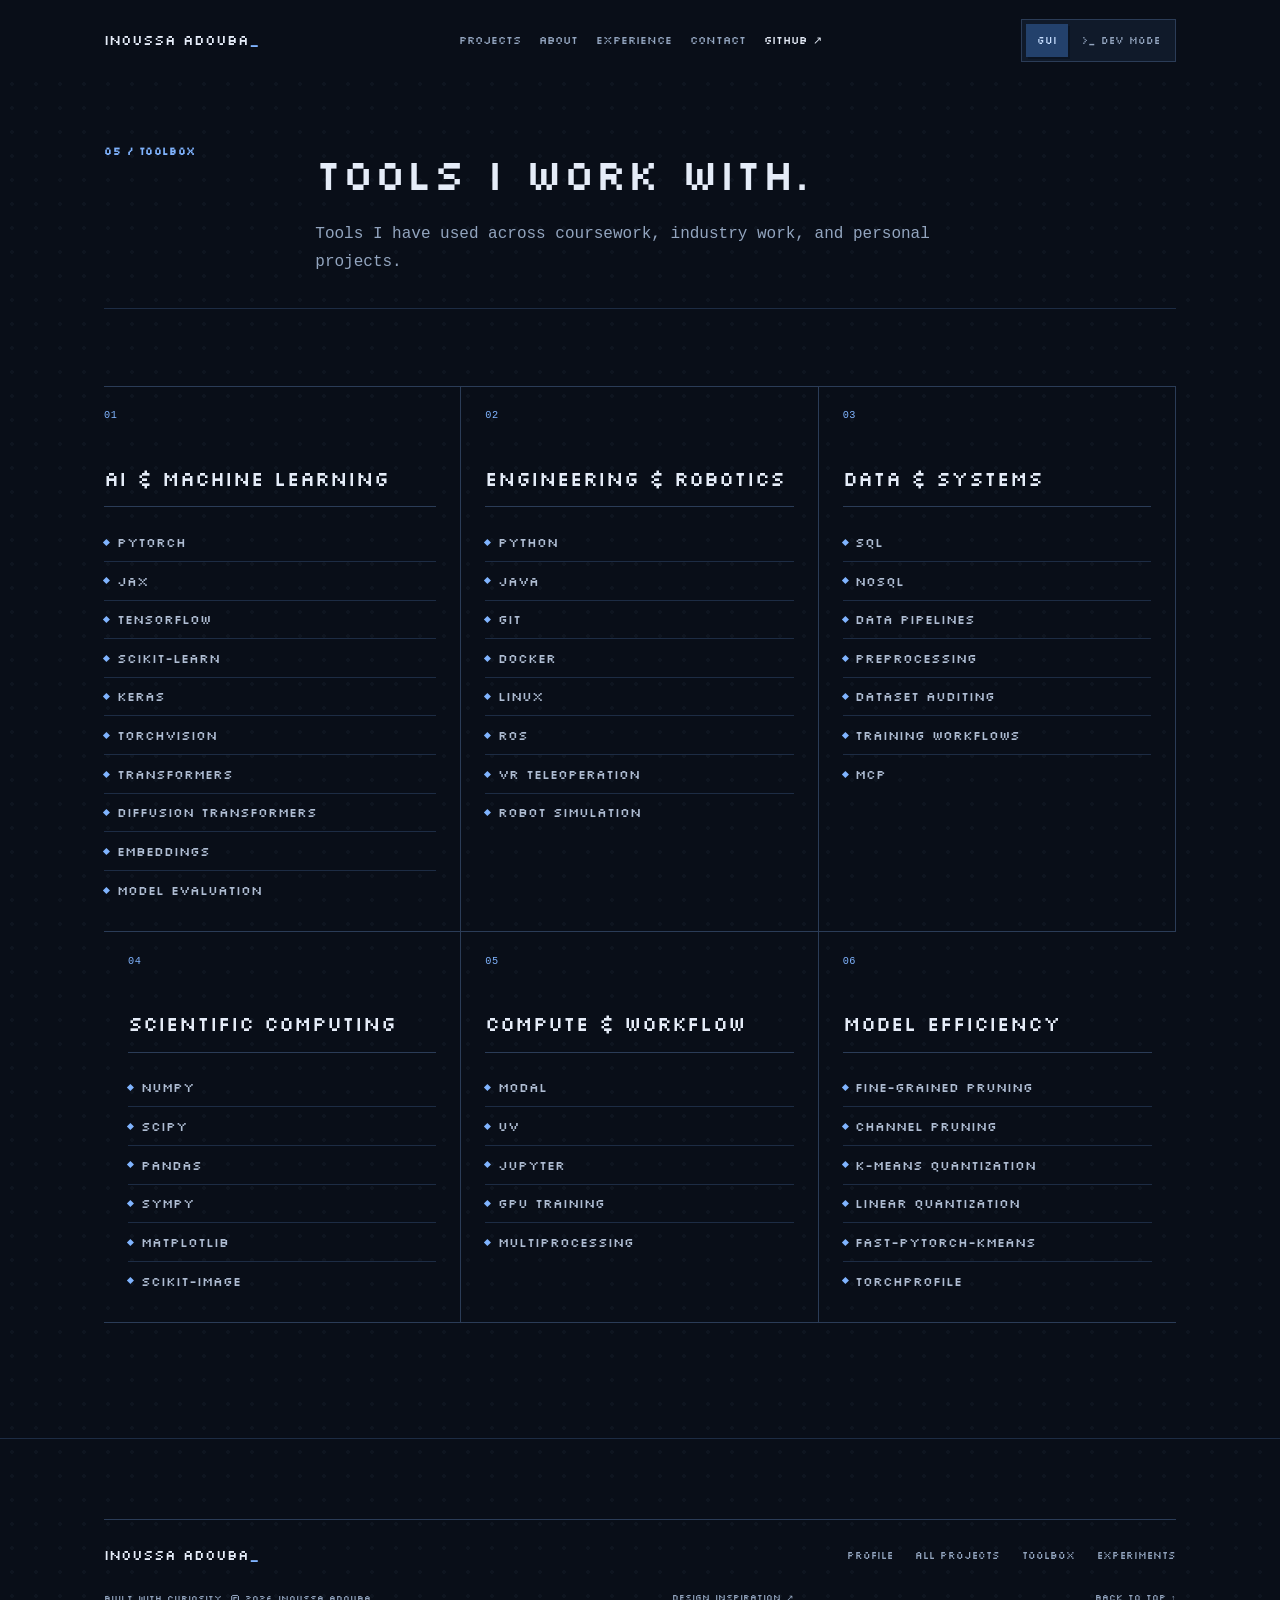
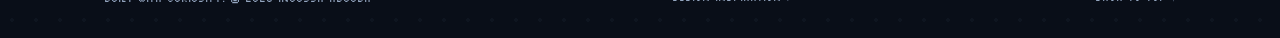
<file: toolbox/index.html>
<!DOCTYPE html><html lang="en"><head><meta charset="UTF-8"><meta name="viewport" content="width=device-width"><meta name="description" content="Tools used by Inoussa Adouba across AI coursework, industry work, and personal projects."><meta name="theme-color" content="#090e18"><script>
      try { document.documentElement.dataset.siteMode = localStorage.getItem('portfolio-mode') === 'dev' ? 'dev' : 'gui'; }
      catch { document.documentElement.dataset.siteMode = 'gui'; }
    </script><link rel="canonical" href="https://yun1us.github.io/toolbox/"><meta property="og:title" content="Toolbox | Inoussa Adouba"><meta property="og:description" content="Tools used by Inoussa Adouba across AI coursework, industry work, and personal projects."><meta property="og:type" content="website"><meta property="og:url" content="https://yun1us.github.io/toolbox/"><meta property="og:image" content="https://yun1us.github.io/og.png"><meta property="og:image:alt" content="Inoussa Adouba — AI engineering, robotics, and applied machine learning"><meta name="twitter:card" content="summary_large_image"><meta name="twitter:title" content="Toolbox | Inoussa Adouba"><meta name="twitter:description" content="Tools used by Inoussa Adouba across AI coursework, industry work, and personal projects."><meta name="twitter:image" content="https://yun1us.github.io/og.png"><link rel="icon" href="/favicon.svg" type="image/svg+xml"><link rel="preload" href="/fonts/silkscreen.ttf" as="font" type="font/ttf" crossorigin><style>@font-face{font-family:Silkscreen;src:url("/fonts/silkscreen.ttf") format("truetype");font-weight:400;font-style:normal;font-display:swap;}</style><title>Toolbox | Inoussa Adouba</title><link rel="stylesheet" href="/_astro/BaseLayout.mEJoTnn2.css"></head><body class="pixel-site"><a class="skip-link" href="#main-content">Skip to content</a><header class="pixel-header"><div class="pixel-container pixel-header-inner"><a class="pixel-brand" href="/">Inoussa Adouba<span aria-hidden="true">_</span></a><nav class="pixel-desktop-nav" aria-label="Primary navigation"><a href="/#projects">Projects</a><a href="/#about">About</a><a href="/#experience">Experience</a><a href="/#contact">Contact</a><a href="https://github.com/Yun1us" target="_blank" rel="noreferrer">GitHub ↗</a></nav><div class="mode-switch" role="group" aria-label="Website mode"><button type="button" data-set-mode="gui" aria-pressed="true">GUI</button><button type="button" data-set-mode="dev" aria-pressed="false"><span aria-hidden="true">&gt;_</span> Dev mode</button></div><details class="pixel-mobile-menu"><summary>Menu <span aria-hidden="true">+</span></summary><nav aria-label="Mobile navigation"><a href="/#projects">Projects</a><a href="/#about">About</a><a href="/#experience">Experience</a><a href="/#contact">Contact</a><a href="/toolbox/">Toolbox</a><a href="https://github.com/Yun1us" target="_blank" rel="noreferrer">GitHub ↗</a></nav></details></div></header><main id="main-content"><div data-gui-view><section class="section page-section"><div class="container"><header class="section-heading"><span class="section-index">05 / Toolbox</span><div><h1>Tools I work with.</h1><p>Tools I have used across coursework, industry work, and personal projects.</p></div></header><div class="tool-grid"><article class="tool-group"><span class="tool-index">01</span><h2>AI &amp; Machine Learning</h2><ul role="list"><li>PyTorch</li><li>JAX</li><li>TensorFlow</li><li>scikit-learn</li><li>Keras</li><li>Torchvision</li><li>Transformers</li><li>Diffusion transformers</li><li>Embeddings</li><li>Model evaluation</li></ul></article><article class="tool-group"><span class="tool-index">02</span><h2>Engineering &amp; Robotics</h2><ul role="list"><li>Python</li><li>Java</li><li>Git</li><li>Docker</li><li>Linux</li><li>ROS</li><li>VR teleoperation</li><li>Robot simulation</li></ul></article><article class="tool-group"><span class="tool-index">03</span><h2>Data &amp; Systems</h2><ul role="list"><li>SQL</li><li>NoSQL</li><li>Data pipelines</li><li>Preprocessing</li><li>Dataset auditing</li><li>Training workflows</li><li>MCP</li></ul></article><article class="tool-group"><span class="tool-index">04</span><h2>Scientific Computing</h2><ul role="list"><li>NumPy</li><li>SciPy</li><li>pandas</li><li>SymPy</li><li>Matplotlib</li><li>scikit-image</li></ul></article><article class="tool-group"><span class="tool-index">05</span><h2>Compute &amp; Workflow</h2><ul role="list"><li>Modal</li><li>uv</li><li>Jupyter</li><li>GPU training</li><li>Multiprocessing</li></ul></article><article class="tool-group"><span class="tool-index">06</span><h2>Model Efficiency</h2><ul role="list"><li>Fine-grained pruning</li><li>Channel pruning</li><li>K-means quantization</li><li>Linear quantization</li><li>fast-pytorch-kmeans</li><li>torchprofile</li></ul></article></div></div></section></div><section class="dev-view pixel-container" data-dev-view aria-labelledby="dev-title"><div class="dev-view-heading"><div><p class="pixel-kicker">A different way to explore</p><h1 id="dev-title">The portfolio, as a terminal.</h1></div><span class="dev-directory" data-dev-directory>~</span></div><div class="pixel-terminal dev-terminal" data-terminal><div class="terminal-title"><span class="terminal-lights" aria-hidden="true"><i></i><i></i><i></i></span><span>inoussa / dev mode</span><span class="terminal-readonly">portfolio.sh</span></div><div class="terminal-body"><div class="terminal-output" data-terminal-output role="log" aria-label="Dev terminal output" aria-live="polite" aria-relevant="additions" tabindex="0"><p class="terminal-welcome">INOS / portfolio shell</p><p>Welcome to Inoussa’s corner of the internet.</p><p class="terminal-muted">Explore the portfolio as a filesystem.<br>Start with <span class="accent-text">ls</span>, or try <span class="accent-text">cd projects</span>.<br><span class="accent-text">help</span> lists commands. <span class="accent-text">exit</span> returns to the site.</p></div><form data-terminal-form class="terminal-form"><label for="dev-command">guest@inoussa:<span data-terminal-path>~</span> $</label><input id="dev-command" data-terminal-input name="command" autocomplete="off" autocapitalize="off" spellcheck="false" placeholder="type a command…" aria-label="Dev terminal command" aria-describedby="dev-command-hint" maxlength="500"><button type="submit" aria-label="Run dev command">↵</button></form><p class="terminal-keyboard-hint" id="dev-command-hint">Tab completes · ↑ ↓ history · Ctrl+L clears · exit returns to GUI</p></div><div class="terminal-actions"><button type="button" data-command="ls">ls</button><button type="button" data-command="cd ..">cd ..</button><button type="button" data-command="tree">tree</button><button type="button" data-command="help">help</button><button type="button" data-command="exit">exit ↗</button></div></div><p class="dev-view-note">Try <button type="button" data-dev-example="cd projects">cd projects</button>, then <button type="button" data-dev-example="ls">ls</button>. Use <code>open &lt;file&gt;</code> to view it in the GUI.</p></section></main><script type="application/json" data-portfolio-files>[{"path":"/","description":"Inoussa Adouba — AI engineering, robotics, and applied machine learning.","href":"/"},{"path":"/projects","description":"Research, implementations, and presentations. Use cat \u003cproject> to read one.","href":"/projects/"},{"path":"/experience","description":"Industry and university experience.","href":"/experience/"},{"path":"/education","description":"What I’m studying.","href":"/profile/"},{"path":"/community","description":"Leadership, partnerships, and hackathons.","href":"/profile/"},{"path":"/toolbox","description":"Tools I have used across coursework, industry, and personal projects.","href":"/toolbox/"},{"path":"/experiments","description":"Smaller projects and foundational AI work.","href":"/additional-work/"},{"path":"/README.md","content":"Welcome to Inoussa’s portfolio.\n\nTry this:\n  ls\n  cd projects\n  ls\n  cat bimanual-robot-learning\n  open bimanual-robot-learning\n\nTab completes commands and paths. ↑ / ↓ recall history.\nhelp lists commands; man \u003ccommand> explains one.\nexit returns to the GUI.\n\nThis is a virtual filesystem of the public portfolio. All files are read-only.","href":"/","description":"Start here"},{"path":"/about","content":"Inoussa Adouba\nAI engineering · robotics · applied machine learning\nMunich, Germany\n\nI study Artificial Intelligence at the University of Applied Sciences Landshut and work in AI Operations and Strategy at BMW Group.\n\nMy work spans robot simulation, efficient neural networks, generative design, and intelligent automation. Through TUM.ai, I support international partnerships and student makeathons.","href":"/profile/","description":"Profile and approach"},{"path":"/contact","content":"Let’s talk about AI, robotics, and engineering.\n\nEmail: inoussaadouba@gmail.com\nLinkedIn: https://www.linkedin.com/in/inoussa-adouba/\nGitHub: https://github.com/Yun1us\nLocation: Munich, Germany\n\nUse email, linkedin, or github for a clickable link.","href":"/#contact","description":"Email and social links"},{"path":"/experience/bmw-ai-operations","content":"AI Operations and Strategy | Technology\nBMW Group · Munich\nFebruary 2026 — Present\n\nI identify and assess AI opportunities in operational workflows, then help align technical approaches with measurable value and scalable implementation.","href":"/experience/","description":"Current role at BMW Group"},{"path":"/experience/bmw-automation","content":"AI & Automation Intern\nBMW Group · Munich\nSeptember — December 2025\n\nI built software-based solutions for automation, data processing, and real operational workflows.","href":"/experience/","description":"AI and automation internship"},{"path":"/experience/academic-assistant","content":"Academic Assistant\nUniversity of Applied Sciences Landshut\nMay — October 2025\n\nI improved digital content and internal systems while contributing to web development and digital communication.","href":"/experience/","description":"University digital systems"},{"path":"/education/artificial-intelligence","content":"B.Sc. Artificial Intelligence\nUniversity of Applied Sciences Landshut\n2023 — 2027 (expected)\n\nFocus: artificial intelligence, robotics, and applied machine learning.","href":"/profile/","description":"B.Sc. AI · expected 2027"},{"path":"/community/tum-ai","content":"TUM.ai\nGlobal Affairs & Makeathon Team\n2025 — Present\n\nSupporting international partnerships and student makeathons.","href":"/profile/","description":"Global Affairs and Makeathon Team"},{"path":"/community/it-landshut","content":"Innovation & Technology Landshut e.V.\nVice Chairman\n2024 — Present","href":"/profile/","description":"Vice Chairman"},{"path":"/community/awards","content":"Winner — TUM.ai × BKW Engineering Hackathon 2025\n2nd place, Wildtrack — hackaTUM 2025","href":"/profile/","description":"Hackathon awards"},{"path":"/toolbox/ai-ml","content":"PyTorch\nJAX\nTensorFlow\nscikit-learn\nKeras\nTorchvision\nTransformers\nDiffusion transformers\nEmbeddings\nModel evaluation","href":"/toolbox/","description":"AI & Machine Learning"},{"path":"/toolbox/engineering","content":"Python\nJava\nGit\nDocker\nLinux\nROS\nVR teleoperation\nRobot simulation","href":"/toolbox/","description":"Engineering & Robotics"},{"path":"/toolbox/data-systems","content":"SQL\nNoSQL\nData pipelines\nPreprocessing\nDataset auditing\nTraining workflows\nMCP","href":"/toolbox/","description":"Data & Systems"},{"path":"/toolbox/scientific-computing","content":"NumPy\nSciPy\npandas\nSymPy\nMatplotlib\nscikit-image","href":"/toolbox/","description":"Scientific Computing"},{"path":"/toolbox/compute-workflow","content":"Modal\nuv\nJupyter\nGPU training\nMultiprocessing","href":"/toolbox/","description":"Compute & Workflow"},{"path":"/toolbox/model-efficiency","content":"Fine-grained pruning\nChannel pruning\nK-means quantization\nLinear quantization\nfast-pytorch-kmeans\ntorchprofile","href":"/toolbox/","description":"Model Efficiency"},{"path":"/experiments/gpt2-transformer","content":"GPT-2 Style Transformer\n\nBuilt a transformer in PyTorch with a custom data pipeline, tokenizer, multi-head attention, and training loop to understand the model stack end to end.","href":"/additional-work/","description":"Transformer from the ground up"},{"path":"/experiments/gendesign","content":"GenDesign\n\nCreated a hackathon prototype combining physics-based modelling, machine learning, and 3D visualisation for AI-assisted beam optimisation.","href":"/additional-work/","description":"AI-assisted beam optimisation"},{"path":"/experiments/language-representations","content":"Language Representation Lab\n\nImplemented Skip-Gram, CBOW, and N-gram representations and applied them to text classification tasks.","href":"/additional-work/","description":"Word representations and classification"},{"path":"/projects/bimanual-robot-learning","description":"Bimanual Robot Learning for Demonstration-Based Manipulation","href":"/projects/bimanual-robot-learning/","date":"2026-07-31","content":"Bimanual Robot Learning for Demonstration-Based Manipulation\nStatus: Active\nDate: July 31, 2026 — Present\nTools: Robotics, Imitation Learning, Bimanual Manipulation, Teleoperation, Simulation\n\n## Executive Summary\nThis active university team project explores how a bimanual robotic system can learn manipulation tasks from human demonstrations. The work combines human-guided data collection, synchronized visual and robot observations, supervised behavior cloning, and evaluation in simulation and on physical hardware. My current contribution focuses on system-level preparation and defining a reliable workflow for data collection, training, and evaluation.\n\n## Project Context & My Role\nTraditional robot programming often requires individual motions to be specified manually and can be difficult to adapt when objects or starting conditions change. This project investigates demonstration-based learning as an alternative: a person demonstrates a manipulation task and a task-specific policy learns from those examples.\n\nThe work is an active university research team project. My current responsibilities include technical preparation, analysis of the overall learning workflow, specification of the data pipeline, investigation of control and simulation requirements, and preparation for model integration. Implementation responsibilities will develop as the project progresses.\n\n## Technical Approach\nHuman-guided manipulation demonstrations will be recorded together with synchronized visual observations and robot-state information. The collected streams will be converted into aligned training episodes and used for supervised behavior cloning. Policies will then be evaluated in simulation and, when appropriate, on the physical system.\n\nDetailed architecture and implementation information will be added when it can be shared publicly.\n\n## Tech Stack / Tools\n- Python\n- PyTorch\n- Supervised behavior cloning\n- Robot simulation\n- Bimanual robot control\n- Multi-view visual observations\n- Synchronized data collection and evaluation tooling\n- Git\n\nAdditional technical information will be added soon.\n\n## Current Status\nThe project is in active early-stage development. The initial research direction and system-level workflow have been defined, while integration, data collection, model training, and evaluation remain in progress. It is an experimental research prototype and is not production-ready.\n\n## Key Achievements & Functionality\nDetailed achievements and implemented functionality will be added soon as the project progresses and the relevant information can be shared publicly.\n\n## Evaluation Plan\nThe project will evaluate learned manipulation behavior in controlled simulation and physical-system trials. Detailed evaluation criteria and results will be added when they are available for public release.\n\n## Next Steps\n- Continue the initial system integration.\n- Establish a reliable demonstration-recording workflow.\n- Collect and validate training episodes.\n- Train an initial supervised behavior-cloning baseline.\n- Evaluate the learned behavior under defined test conditions.\n\n## References & Contributing Sources\nSources and contributing research links will be added soon."},{"path":"/projects/diffumeta-project","description":"DiffuMeta: Generative Framework for Metamaterial Design","href":"/projects/diffumeta-project/","date":"2026-05-01","content":"DiffuMeta: Generative Framework for Metamaterial Design\nStatus: Active\nDate: May 1, 2026\nTools: generative modeling, diffusion transformers, metamaterials\n\n## Executive Summary\nDiffuMeta is a generative framework that integrates diffusion transformers with algebraic language representation to design 3D shell structures. It aims to generate novel structures with targeted mechanical properties, addressing the one-to-many mapping challenge by producing diverse solutions.\n\n## Tech Stack / Tools\n- Diffusion transformers\n- Algebraic language representation\n\n## Current Status\nActive development, focusing on experimental validation of fabricated structures to confirm the efficacy of the approach.\n\n## Key Achievements & Functionality\n- Developed a compact parameterization for 3D geometries using mathematical sentences.\n- Enabled simultaneous control over multiple mechanical objectives, including linear and nonlinear responses.\n- Validated the approach through experimental tests on 3D-printed shell structures."},{"path":"/projects/humanoid-robotics-bmw","description":"Humanoid Robotics Simulation with BMW Group","href":"/projects/humanoid-robotics-bmw/","date":"2026-07-09","content":"Humanoid Robotics Simulation with BMW Group\nStatus: Completed\nDate: 2026-07-09\nTools: Humanoid Robotics, ROS, VR Teleoperation, Simulation, Imitation Learning\n\n## Executive Summary\nAn interdisciplinary university project developed with BMW Group explored how humanoid robotics could support manufacturing tasks. The technical work focused on a VR-driven simulation architecture for intuitive robot teleoperation, demonstration capture, and a future imitation-learning workflow.\n\n## Tech Stack / Tools\n- ROS middleware\n- VR headset and controllers\n- Hand-tracking input\n- 3D robot simulation\n- Robot gripper and three-finger hand\n- Camera feedback pipeline\n- Imitation-learning workflow design\n\n## Current Status\nCompleted as a functional simulation and technical concept. The project delivered the core teleoperation, robot-control, visual-feedback, and setup infrastructure needed to demonstrate the approach, while identifying training-data scale and sim-to-real transfer as the next engineering challenges.\n\n## Key Achievements & Functionality\n- Designed a pipeline connecting VR input, teleoperation, ROS middleware, and a simulated humanoid robot.\n- Implemented control of the robot arms through VR controllers or hand recognition.\n- Integrated a simulated gripper and three-finger hand for manipulation experiments.\n- Returned the simulated camera view to the headset to close the operator feedback loop.\n- Consolidated startup and environment setup into a shared project structure for repeatable demonstrations.\n- Defined the path from recorded demonstrations to formatted training data and neural-network training.\n- Worked in a joint technical and business-studies team; the technical team owned the architecture, development environment, and simulation implementation while the business team translated the work into strategy and evaluation."},{"path":"/projects/ml3-prak01-ino","description":"Neural Network Pruning for VGG Models on CIFAR-10","href":"/projects/ml3-prak01-ino/","date":"2026-07-10","content":"Neural Network Pruning for VGG Models on CIFAR-10\nStatus: Completed\nDate: Summer semester 2026\nTools: neural networks, pruning, machine learning\n\n## Executive Summary\nThis project explores fine-grained and channel pruning techniques applied to VGG models trained on the CIFAR-10 dataset. The goal is to reduce model size and improve efficiency while maintaining accuracy. The work demonstrates effective pruning strategies and their impact on model performance.\n\n## Tech Stack / Tools\n- PyTorch\n- NumPy\n- CIFAR-10 dataset\n- Matplotlib\n\n## Current Status\nCompleted: The project successfully implemented and evaluated pruning techniques, achieving high sparsity with minimal accuracy loss.\n\n## Key Achievements & Functionality\n- Implemented fine-grained pruning, achieving high sparsity with minimal accuracy loss.\n- Developed channel pruning methods, resulting in approximately 50% reduction in MACs and 20% latency improvement.\n- Compared channel sorting methods to preserve accuracy before fine-tuning."},{"path":"/projects/ml3-prak03-ino","description":"Quantization Techniques for Neural Networks","href":"/projects/ml3-prak03-ino/","date":"2026-07-10","content":"Quantization Techniques for Neural Networks\nStatus: Active\nDate: Summer semester 2026\nTools: quantization, neural networks, deep learning\n\n## Executive Summary\nThis project explores various quantization techniques to reduce model size and improve inference speed for neural networks. It focuses on implementing k-means and linear quantization methods to compress a VGG model trained on CIFAR10.\n\n## Tech Stack / Tools\n- Python 3.11\n- PyTorch\n- fast-pytorch-kmeans\n- NumPy\n- Matplotlib\n- Torchvision\n\n## Current Status\nActive: The project is actively exploring quantization methods, with implementations for k-means and linear quantization completed.\n\n## Key Achievements & Functionality\n- Implemented k-means quantization using fast-pytorch-kmeans to cluster synapses and reduce model size.\n- Developed linear quantization methods to directly round floating-point values to quantized integers.\n- Achieved a reduction in model size and latency while maintaining acceptable accuracy levels.\n- Provided visualization tools to analyze the distribution of quantized weights and validate quantization methods."},{"path":"/projects/seminar-project","description":"Seminar Presentation: RODE and Role-Based Multi-Agent Learning","href":"/projects/seminar-project/","date":"2026-06-19","content":"Seminar Presentation: RODE and Role-Based Multi-Agent Learning\nStatus: Completed\nDate: 2026-06-19\nTools: Multi-Agent Reinforcement Learning, Role Decomposition, Research Presentation\n\n## Executive Summary\nThis seminar presentation analyzed and explained **RODE: Learning Roles to Decompose Multi-Agent Tasks**, an existing research paper presented at ICLR 2021. The presentation focused on how the paper decomposes Multi-Agent Reinforcement Learning tasks into role-specific action spaces and uses a bi-level hierarchy to improve coordination; it was not my own paper or original implementation.\n\n## Tech Stack / Tools\n- Multi-Agent Reinforcement Learning concepts\n- Role decomposition and k-means clustering\n- QMIX-style mixing networks\n- StarCraft Multi-Agent Challenge (SMAC) evaluation environment\n- Technical presentation and seminar handout\n\n## Current Status\nCompleted seminar presentation. My contribution was reviewing the published work, synthesizing its technical approach and reported results, and communicating them through presentation slides and a handout.\n\n## Key Achievements & Functionality\n- Explained the motivation for reducing large joint action spaces through learned agent roles.\n- Presented the paper's action-effect embeddings and bi-level role-selection and execution hierarchy.\n- Summarized the authors' experimental setup and reported performance across SMAC maps.\n- Discussed the paper's reported zero-shot transfer behavior and implications for multi-agent coordination.\n- Prepared presentation material and a concise seminar handout for the technical discussion."}]</script><footer class="pixel-footer pixel-container"><div class="pixel-footer-top"><a class="pixel-brand" href="/">Inoussa Adouba<span aria-hidden="true">_</span></a><nav aria-label="Footer navigation"><a href="/profile/">Profile</a><a href="/projects/">All projects</a><a href="/toolbox/">Toolbox</a><a href="/additional-work/">Experiments</a></nav></div><div class="pixel-footer-bottom"><p>Built with curiosity. © 2026 Inoussa Adouba</p><a href="https://www.samuelrizzon.dev/log/how-this-site-was-built" target="_blank" rel="noreferrer">Design inspiration ↗</a><a href="#main-content">Back to top ↑</a></div></footer><script type="module" src="/_astro/BaseLayout.astro_astro_type_script_index_0_lang.CM07WAYM.js"></script></body></html>
</file>
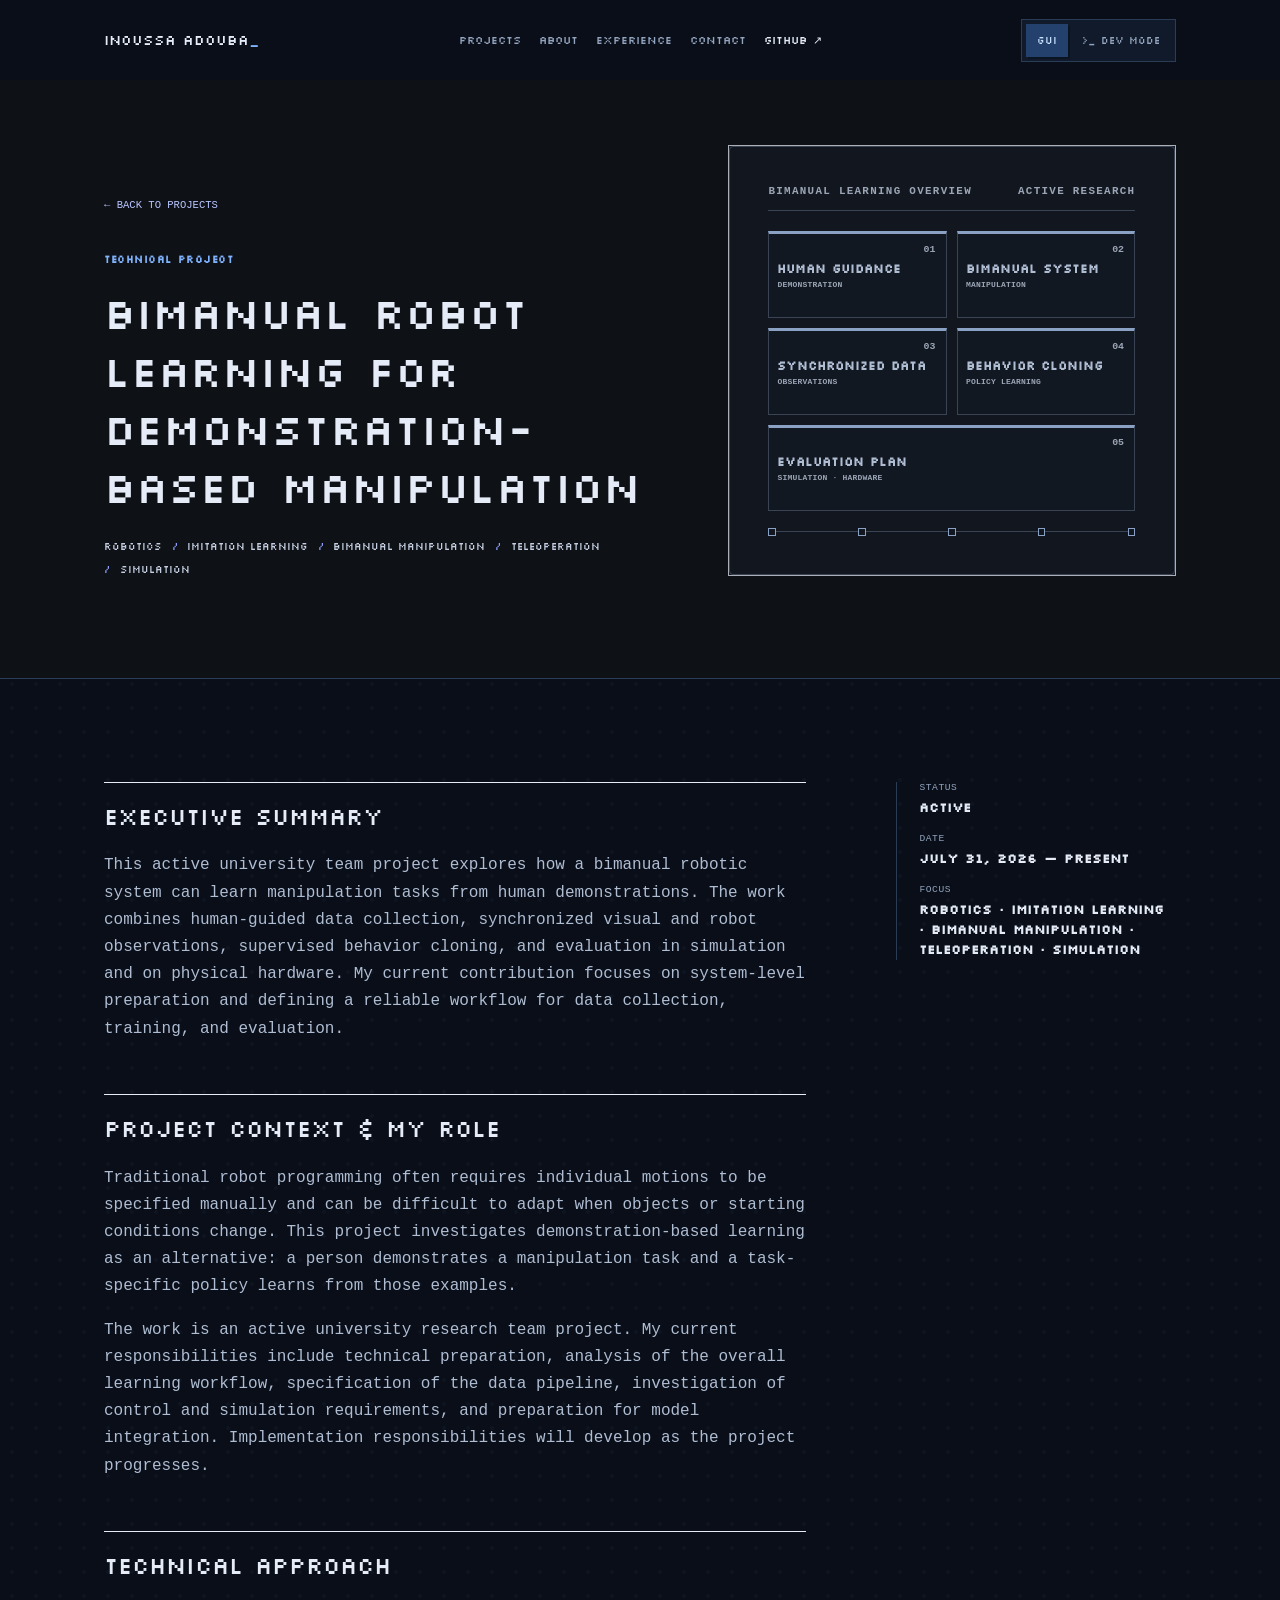
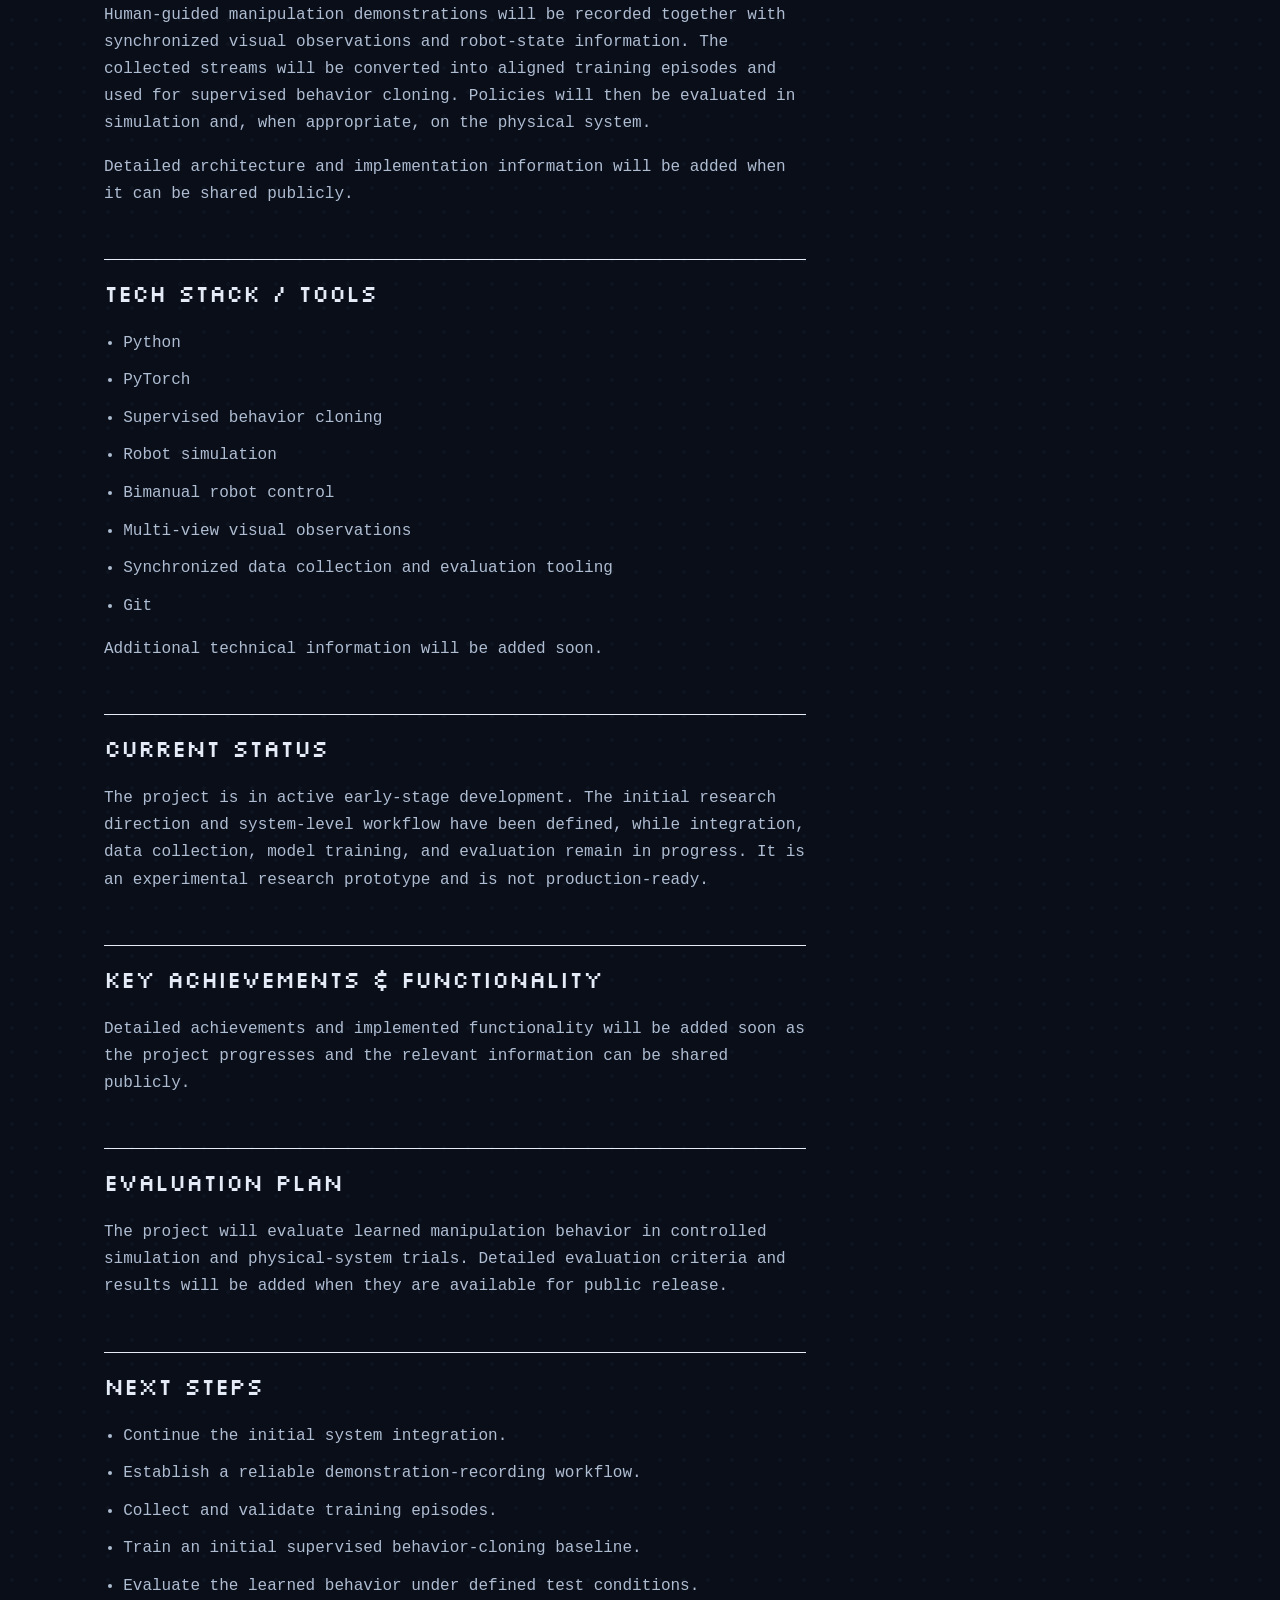
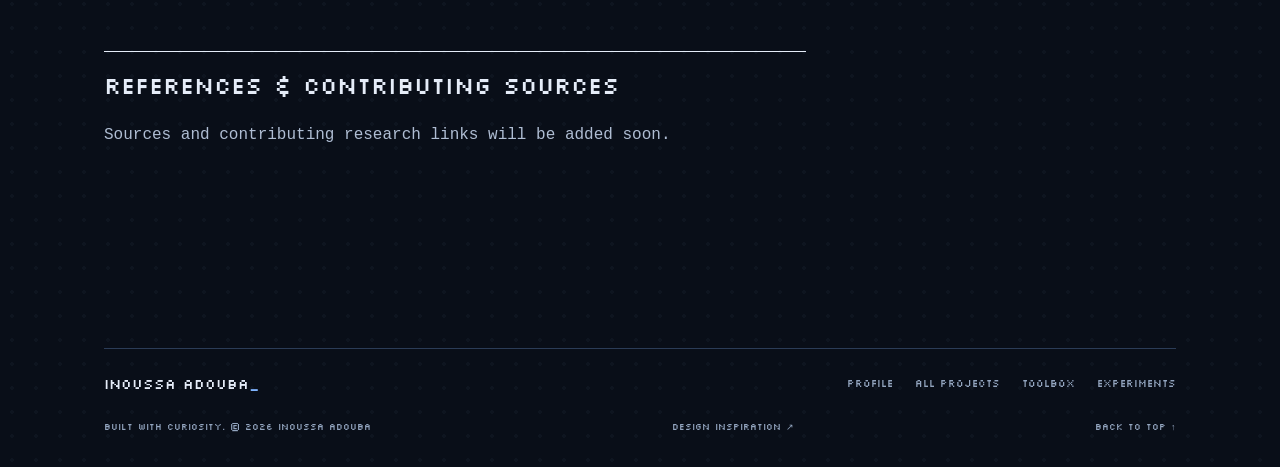
<file: projects/bimanual-robot-learning/index.html>
<!DOCTYPE html><html lang="en"><head><meta charset="UTF-8"><meta name="viewport" content="width=device-width"><meta name="description" content="Bimanual Robot Learning for Demonstration-Based Manipulation — a technical project by Inoussa Adouba."><meta name="theme-color" content="#090e18"><script>
      try { document.documentElement.dataset.siteMode = localStorage.getItem('portfolio-mode') === 'dev' ? 'dev' : 'gui'; }
      catch { document.documentElement.dataset.siteMode = 'gui'; }
    </script><link rel="canonical" href="https://yun1us.github.io/projects/bimanual-robot-learning/"><meta property="og:title" content="Bimanual Robot Learning for Demonstration-Based Manipulation | Inoussa Adouba"><meta property="og:description" content="Bimanual Robot Learning for Demonstration-Based Manipulation — a technical project by Inoussa Adouba."><meta property="og:type" content="website"><meta property="og:url" content="https://yun1us.github.io/projects/bimanual-robot-learning/"><meta property="og:image" content="https://yun1us.github.io/og.png"><meta property="og:image:alt" content="Inoussa Adouba — AI engineering, robotics, and applied machine learning"><meta name="twitter:card" content="summary_large_image"><meta name="twitter:title" content="Bimanual Robot Learning for Demonstration-Based Manipulation | Inoussa Adouba"><meta name="twitter:description" content="Bimanual Robot Learning for Demonstration-Based Manipulation — a technical project by Inoussa Adouba."><meta name="twitter:image" content="https://yun1us.github.io/og.png"><link rel="icon" href="/favicon.svg" type="image/svg+xml"><link rel="preload" href="/fonts/silkscreen.ttf" as="font" type="font/ttf" crossorigin><style>@font-face{font-family:Silkscreen;src:url("/fonts/silkscreen.ttf") format("truetype");font-weight:400;font-style:normal;font-display:swap;}</style><title>Bimanual Robot Learning for Demonstration-Based Manipulation | Inoussa Adouba</title><link rel="stylesheet" href="/_astro/BaseLayout.mEJoTnn2.css"><link rel="stylesheet" href="/_astro/ProjectEvidenceVisual.CqyDOFUH.css"></head><body class="pixel-site"><a class="skip-link" href="#main-content">Skip to content</a><header class="pixel-header"><div class="pixel-container pixel-header-inner"><a class="pixel-brand" href="/">Inoussa Adouba<span aria-hidden="true">_</span></a><nav class="pixel-desktop-nav" aria-label="Primary navigation"><a href="/#projects">Projects</a><a href="/#about">About</a><a href="/#experience">Experience</a><a href="/#contact">Contact</a><a href="https://github.com/Yun1us" target="_blank" rel="noreferrer">GitHub ↗</a></nav><div class="mode-switch" role="group" aria-label="Website mode"><button type="button" data-set-mode="gui" aria-pressed="true">GUI</button><button type="button" data-set-mode="dev" aria-pressed="false"><span aria-hidden="true">&gt;_</span> Dev mode</button></div><details class="pixel-mobile-menu"><summary>Menu <span aria-hidden="true">+</span></summary><nav aria-label="Mobile navigation"><a href="/#projects">Projects</a><a href="/#about">About</a><a href="/#experience">Experience</a><a href="/#contact">Contact</a><a href="/toolbox/">Toolbox</a><a href="https://github.com/Yun1us" target="_blank" rel="noreferrer">GitHub ↗</a></nav></details></div></header><main id="main-content"><div data-gui-view><section class="project-hero"><div class="container project-hero__grid"><div><a class="breadcrumb" href="/projects/">← Back to projects</a><p class="project-kicker">Technical project</p><h1>Bimanual Robot Learning for Demonstration-Based Manipulation</h1><div class="tag-list"><span class="tag">Robotics</span><span class="tag">Imitation Learning</span><span class="tag">Bimanual Manipulation</span><span class="tag">Teleoperation</span><span class="tag">Simulation</span></div></div><div class="project-hero__visual"><figure class="project-evidence is-bimanual" aria-labelledby="project-evidence-bimanual-robot-learning" data-astro-cid-jymbtchc><div class="evidence-surface" data-astro-cid-jymbtchc><div class="bimanual-visual" aria-hidden="true" data-astro-cid-jymbtchc><div class="visual-header" data-astro-cid-jymbtchc><span data-astro-cid-jymbtchc>BIMANUAL LEARNING OVERVIEW</span><span data-astro-cid-jymbtchc>ACTIVE RESEARCH</span></div><ol class="flow-list bimanual-flow" data-astro-cid-jymbtchc><li class="flow-step" data-astro-cid-jymbtchc><span class="step-index" data-astro-cid-jymbtchc>01</span><strong data-astro-cid-jymbtchc>Human guidance</strong><small data-astro-cid-jymbtchc>demonstration</small></li><li class="flow-step" data-astro-cid-jymbtchc><span class="step-index" data-astro-cid-jymbtchc>02</span><strong data-astro-cid-jymbtchc>Bimanual system</strong><small data-astro-cid-jymbtchc>manipulation</small></li><li class="flow-step" data-astro-cid-jymbtchc><span class="step-index" data-astro-cid-jymbtchc>03</span><strong data-astro-cid-jymbtchc>Synchronized data</strong><small data-astro-cid-jymbtchc>observations</small></li><li class="flow-step" data-astro-cid-jymbtchc><span class="step-index" data-astro-cid-jymbtchc>04</span><strong data-astro-cid-jymbtchc>Behavior cloning</strong><small data-astro-cid-jymbtchc>policy learning</small></li><li class="flow-step" data-astro-cid-jymbtchc><span class="step-index" data-astro-cid-jymbtchc>05</span><strong data-astro-cid-jymbtchc>Evaluation plan</strong><small data-astro-cid-jymbtchc>simulation · hardware</small></li></ol><div class="signal-line" data-astro-cid-jymbtchc><span data-astro-cid-jymbtchc></span><span data-astro-cid-jymbtchc></span><span data-astro-cid-jymbtchc></span><span data-astro-cid-jymbtchc></span><span data-astro-cid-jymbtchc></span></div></div></div><figcaption id="project-evidence-bimanual-robot-learning" data-astro-cid-jymbtchc>High-level diagram connecting human-guided demonstrations, a bimanual manipulation system, synchronized observations, supervised behavior cloning, and simulation and physical evaluation.</figcaption></figure></div></div></section><div class="container project-layout"><article class="project-article"><h2 id="executive-summary">Executive Summary</h2>
<p>This active university team project explores how a bimanual robotic system can learn manipulation tasks from human demonstrations. The work combines human-guided data collection, synchronized visual and robot observations, supervised behavior cloning, and evaluation in simulation and on physical hardware. My current contribution focuses on system-level preparation and defining a reliable workflow for data collection, training, and evaluation.</p>
<h2 id="project-context--my-role">Project Context &amp; My Role</h2>
<p>Traditional robot programming often requires individual motions to be specified manually and can be difficult to adapt when objects or starting conditions change. This project investigates demonstration-based learning as an alternative: a person demonstrates a manipulation task and a task-specific policy learns from those examples.</p>
<p>The work is an active university research team project. My current responsibilities include technical preparation, analysis of the overall learning workflow, specification of the data pipeline, investigation of control and simulation requirements, and preparation for model integration. Implementation responsibilities will develop as the project progresses.</p>
<h2 id="technical-approach">Technical Approach</h2>
<p>Human-guided manipulation demonstrations will be recorded together with synchronized visual observations and robot-state information. The collected streams will be converted into aligned training episodes and used for supervised behavior cloning. Policies will then be evaluated in simulation and, when appropriate, on the physical system.</p>
<p>Detailed architecture and implementation information will be added when it can be shared publicly.</p>
<h2 id="tech-stack--tools">Tech Stack / Tools</h2>
<ul>
<li>Python</li>
<li>PyTorch</li>
<li>Supervised behavior cloning</li>
<li>Robot simulation</li>
<li>Bimanual robot control</li>
<li>Multi-view visual observations</li>
<li>Synchronized data collection and evaluation tooling</li>
<li>Git</li>
</ul>
<p>Additional technical information will be added soon.</p>
<h2 id="current-status">Current Status</h2>
<p>The project is in active early-stage development. The initial research direction and system-level workflow have been defined, while integration, data collection, model training, and evaluation remain in progress. It is an experimental research prototype and is not production-ready.</p>
<h2 id="key-achievements--functionality">Key Achievements &amp; Functionality</h2>
<p>Detailed achievements and implemented functionality will be added soon as the project progresses and the relevant information can be shared publicly.</p>
<h2 id="evaluation-plan">Evaluation Plan</h2>
<p>The project will evaluate learned manipulation behavior in controlled simulation and physical-system trials. Detailed evaluation criteria and results will be added when they are available for public release.</p>
<h2 id="next-steps">Next Steps</h2>
<ul>
<li>Continue the initial system integration.</li>
<li>Establish a reliable demonstration-recording workflow.</li>
<li>Collect and validate training episodes.</li>
<li>Train an initial supervised behavior-cloning baseline.</li>
<li>Evaluate the learned behavior under defined test conditions.</li>
</ul>
<h2 id="references--contributing-sources">References &amp; Contributing Sources</h2>
<p>Sources and contributing research links will be added soon.</p>
</article><aside class="project-aside" aria-label="Project metadata"><dl><dt>Status</dt><dd>Active</dd><dt>Date</dt><dd>July 31, 2026 — Present</dd><dt>Focus</dt><dd>Robotics · Imitation Learning · Bimanual Manipulation · Teleoperation · Simulation</dd></dl></aside></div></div><section class="dev-view pixel-container" data-dev-view aria-labelledby="dev-title"><div class="dev-view-heading"><div><p class="pixel-kicker">A different way to explore</p><h1 id="dev-title">The portfolio, as a terminal.</h1></div><span class="dev-directory" data-dev-directory>~</span></div><div class="pixel-terminal dev-terminal" data-terminal><div class="terminal-title"><span class="terminal-lights" aria-hidden="true"><i></i><i></i><i></i></span><span>inoussa / dev mode</span><span class="terminal-readonly">portfolio.sh</span></div><div class="terminal-body"><div class="terminal-output" data-terminal-output role="log" aria-label="Dev terminal output" aria-live="polite" aria-relevant="additions" tabindex="0"><p class="terminal-welcome">INOS / portfolio shell</p><p>Welcome to Inoussa’s corner of the internet.</p><p class="terminal-muted">Explore the portfolio as a filesystem.<br>Start with <span class="accent-text">ls</span>, or try <span class="accent-text">cd projects</span>.<br><span class="accent-text">help</span> lists commands. <span class="accent-text">exit</span> returns to the site.</p></div><form data-terminal-form class="terminal-form"><label for="dev-command">guest@inoussa:<span data-terminal-path>~</span> $</label><input id="dev-command" data-terminal-input name="command" autocomplete="off" autocapitalize="off" spellcheck="false" placeholder="type a command…" aria-label="Dev terminal command" aria-describedby="dev-command-hint" maxlength="500"><button type="submit" aria-label="Run dev command">↵</button></form><p class="terminal-keyboard-hint" id="dev-command-hint">Tab completes · ↑ ↓ history · Ctrl+L clears · exit returns to GUI</p></div><div class="terminal-actions"><button type="button" data-command="ls">ls</button><button type="button" data-command="cd ..">cd ..</button><button type="button" data-command="tree">tree</button><button type="button" data-command="help">help</button><button type="button" data-command="exit">exit ↗</button></div></div><p class="dev-view-note">Try <button type="button" data-dev-example="cd projects">cd projects</button>, then <button type="button" data-dev-example="ls">ls</button>. Use <code>open &lt;file&gt;</code> to view it in the GUI.</p></section></main><script type="application/json" data-portfolio-files>[{"path":"/","description":"Inoussa Adouba — AI engineering, robotics, and applied machine learning.","href":"/"},{"path":"/projects","description":"Research, implementations, and presentations. Use cat \u003cproject> to read one.","href":"/projects/"},{"path":"/experience","description":"Industry and university experience.","href":"/experience/"},{"path":"/education","description":"What I’m studying.","href":"/profile/"},{"path":"/community","description":"Leadership, partnerships, and hackathons.","href":"/profile/"},{"path":"/toolbox","description":"Tools I have used across coursework, industry, and personal projects.","href":"/toolbox/"},{"path":"/experiments","description":"Smaller projects and foundational AI work.","href":"/additional-work/"},{"path":"/README.md","content":"Welcome to Inoussa’s portfolio.\n\nTry this:\n  ls\n  cd projects\n  ls\n  cat bimanual-robot-learning\n  open bimanual-robot-learning\n\nTab completes commands and paths. ↑ / ↓ recall history.\nhelp lists commands; man \u003ccommand> explains one.\nexit returns to the GUI.\n\nThis is a virtual filesystem of the public portfolio. All files are read-only.","href":"/","description":"Start here"},{"path":"/about","content":"Inoussa Adouba\nAI engineering · robotics · applied machine learning\nMunich, Germany\n\nI study Artificial Intelligence at the University of Applied Sciences Landshut and work in AI Operations and Strategy at BMW Group.\n\nMy work spans robot simulation, efficient neural networks, generative design, and intelligent automation. Through TUM.ai, I support international partnerships and student makeathons.","href":"/profile/","description":"Profile and approach"},{"path":"/contact","content":"Let’s talk about AI, robotics, and engineering.\n\nEmail: inoussaadouba@gmail.com\nLinkedIn: https://www.linkedin.com/in/inoussa-adouba/\nGitHub: https://github.com/Yun1us\nLocation: Munich, Germany\n\nUse email, linkedin, or github for a clickable link.","href":"/#contact","description":"Email and social links"},{"path":"/experience/bmw-ai-operations","content":"AI Operations and Strategy | Technology\nBMW Group · Munich\nFebruary 2026 — Present\n\nI identify and assess AI opportunities in operational workflows, then help align technical approaches with measurable value and scalable implementation.","href":"/experience/","description":"Current role at BMW Group"},{"path":"/experience/bmw-automation","content":"AI & Automation Intern\nBMW Group · Munich\nSeptember — December 2025\n\nI built software-based solutions for automation, data processing, and real operational workflows.","href":"/experience/","description":"AI and automation internship"},{"path":"/experience/academic-assistant","content":"Academic Assistant\nUniversity of Applied Sciences Landshut\nMay — October 2025\n\nI improved digital content and internal systems while contributing to web development and digital communication.","href":"/experience/","description":"University digital systems"},{"path":"/education/artificial-intelligence","content":"B.Sc. Artificial Intelligence\nUniversity of Applied Sciences Landshut\n2023 — 2027 (expected)\n\nFocus: artificial intelligence, robotics, and applied machine learning.","href":"/profile/","description":"B.Sc. AI · expected 2027"},{"path":"/community/tum-ai","content":"TUM.ai\nGlobal Affairs & Makeathon Team\n2025 — Present\n\nSupporting international partnerships and student makeathons.","href":"/profile/","description":"Global Affairs and Makeathon Team"},{"path":"/community/it-landshut","content":"Innovation & Technology Landshut e.V.\nVice Chairman\n2024 — Present","href":"/profile/","description":"Vice Chairman"},{"path":"/community/awards","content":"Winner — TUM.ai × BKW Engineering Hackathon 2025\n2nd place, Wildtrack — hackaTUM 2025","href":"/profile/","description":"Hackathon awards"},{"path":"/toolbox/ai-ml","content":"PyTorch\nJAX\nTensorFlow\nscikit-learn\nKeras\nTorchvision\nTransformers\nDiffusion transformers\nEmbeddings\nModel evaluation","href":"/toolbox/","description":"AI & Machine Learning"},{"path":"/toolbox/engineering","content":"Python\nJava\nGit\nDocker\nLinux\nROS\nVR teleoperation\nRobot simulation","href":"/toolbox/","description":"Engineering & Robotics"},{"path":"/toolbox/data-systems","content":"SQL\nNoSQL\nData pipelines\nPreprocessing\nDataset auditing\nTraining workflows\nMCP","href":"/toolbox/","description":"Data & Systems"},{"path":"/toolbox/scientific-computing","content":"NumPy\nSciPy\npandas\nSymPy\nMatplotlib\nscikit-image","href":"/toolbox/","description":"Scientific Computing"},{"path":"/toolbox/compute-workflow","content":"Modal\nuv\nJupyter\nGPU training\nMultiprocessing","href":"/toolbox/","description":"Compute & Workflow"},{"path":"/toolbox/model-efficiency","content":"Fine-grained pruning\nChannel pruning\nK-means quantization\nLinear quantization\nfast-pytorch-kmeans\ntorchprofile","href":"/toolbox/","description":"Model Efficiency"},{"path":"/experiments/gpt2-transformer","content":"GPT-2 Style Transformer\n\nBuilt a transformer in PyTorch with a custom data pipeline, tokenizer, multi-head attention, and training loop to understand the model stack end to end.","href":"/additional-work/","description":"Transformer from the ground up"},{"path":"/experiments/gendesign","content":"GenDesign\n\nCreated a hackathon prototype combining physics-based modelling, machine learning, and 3D visualisation for AI-assisted beam optimisation.","href":"/additional-work/","description":"AI-assisted beam optimisation"},{"path":"/experiments/language-representations","content":"Language Representation Lab\n\nImplemented Skip-Gram, CBOW, and N-gram representations and applied them to text classification tasks.","href":"/additional-work/","description":"Word representations and classification"},{"path":"/projects/bimanual-robot-learning","description":"Bimanual Robot Learning for Demonstration-Based Manipulation","href":"/projects/bimanual-robot-learning/","date":"2026-07-31","content":"Bimanual Robot Learning for Demonstration-Based Manipulation\nStatus: Active\nDate: July 31, 2026 — Present\nTools: Robotics, Imitation Learning, Bimanual Manipulation, Teleoperation, Simulation\n\n## Executive Summary\nThis active university team project explores how a bimanual robotic system can learn manipulation tasks from human demonstrations. The work combines human-guided data collection, synchronized visual and robot observations, supervised behavior cloning, and evaluation in simulation and on physical hardware. My current contribution focuses on system-level preparation and defining a reliable workflow for data collection, training, and evaluation.\n\n## Project Context & My Role\nTraditional robot programming often requires individual motions to be specified manually and can be difficult to adapt when objects or starting conditions change. This project investigates demonstration-based learning as an alternative: a person demonstrates a manipulation task and a task-specific policy learns from those examples.\n\nThe work is an active university research team project. My current responsibilities include technical preparation, analysis of the overall learning workflow, specification of the data pipeline, investigation of control and simulation requirements, and preparation for model integration. Implementation responsibilities will develop as the project progresses.\n\n## Technical Approach\nHuman-guided manipulation demonstrations will be recorded together with synchronized visual observations and robot-state information. The collected streams will be converted into aligned training episodes and used for supervised behavior cloning. Policies will then be evaluated in simulation and, when appropriate, on the physical system.\n\nDetailed architecture and implementation information will be added when it can be shared publicly.\n\n## Tech Stack / Tools\n- Python\n- PyTorch\n- Supervised behavior cloning\n- Robot simulation\n- Bimanual robot control\n- Multi-view visual observations\n- Synchronized data collection and evaluation tooling\n- Git\n\nAdditional technical information will be added soon.\n\n## Current Status\nThe project is in active early-stage development. The initial research direction and system-level workflow have been defined, while integration, data collection, model training, and evaluation remain in progress. It is an experimental research prototype and is not production-ready.\n\n## Key Achievements & Functionality\nDetailed achievements and implemented functionality will be added soon as the project progresses and the relevant information can be shared publicly.\n\n## Evaluation Plan\nThe project will evaluate learned manipulation behavior in controlled simulation and physical-system trials. Detailed evaluation criteria and results will be added when they are available for public release.\n\n## Next Steps\n- Continue the initial system integration.\n- Establish a reliable demonstration-recording workflow.\n- Collect and validate training episodes.\n- Train an initial supervised behavior-cloning baseline.\n- Evaluate the learned behavior under defined test conditions.\n\n## References & Contributing Sources\nSources and contributing research links will be added soon."},{"path":"/projects/diffumeta-project","description":"DiffuMeta: Generative Framework for Metamaterial Design","href":"/projects/diffumeta-project/","date":"2026-05-01","content":"DiffuMeta: Generative Framework for Metamaterial Design\nStatus: Active\nDate: May 1, 2026\nTools: generative modeling, diffusion transformers, metamaterials\n\n## Executive Summary\nDiffuMeta is a generative framework that integrates diffusion transformers with algebraic language representation to design 3D shell structures. It aims to generate novel structures with targeted mechanical properties, addressing the one-to-many mapping challenge by producing diverse solutions.\n\n## Tech Stack / Tools\n- Diffusion transformers\n- Algebraic language representation\n\n## Current Status\nActive development, focusing on experimental validation of fabricated structures to confirm the efficacy of the approach.\n\n## Key Achievements & Functionality\n- Developed a compact parameterization for 3D geometries using mathematical sentences.\n- Enabled simultaneous control over multiple mechanical objectives, including linear and nonlinear responses.\n- Validated the approach through experimental tests on 3D-printed shell structures."},{"path":"/projects/humanoid-robotics-bmw","description":"Humanoid Robotics Simulation with BMW Group","href":"/projects/humanoid-robotics-bmw/","date":"2026-07-09","content":"Humanoid Robotics Simulation with BMW Group\nStatus: Completed\nDate: 2026-07-09\nTools: Humanoid Robotics, ROS, VR Teleoperation, Simulation, Imitation Learning\n\n## Executive Summary\nAn interdisciplinary university project developed with BMW Group explored how humanoid robotics could support manufacturing tasks. The technical work focused on a VR-driven simulation architecture for intuitive robot teleoperation, demonstration capture, and a future imitation-learning workflow.\n\n## Tech Stack / Tools\n- ROS middleware\n- VR headset and controllers\n- Hand-tracking input\n- 3D robot simulation\n- Robot gripper and three-finger hand\n- Camera feedback pipeline\n- Imitation-learning workflow design\n\n## Current Status\nCompleted as a functional simulation and technical concept. The project delivered the core teleoperation, robot-control, visual-feedback, and setup infrastructure needed to demonstrate the approach, while identifying training-data scale and sim-to-real transfer as the next engineering challenges.\n\n## Key Achievements & Functionality\n- Designed a pipeline connecting VR input, teleoperation, ROS middleware, and a simulated humanoid robot.\n- Implemented control of the robot arms through VR controllers or hand recognition.\n- Integrated a simulated gripper and three-finger hand for manipulation experiments.\n- Returned the simulated camera view to the headset to close the operator feedback loop.\n- Consolidated startup and environment setup into a shared project structure for repeatable demonstrations.\n- Defined the path from recorded demonstrations to formatted training data and neural-network training.\n- Worked in a joint technical and business-studies team; the technical team owned the architecture, development environment, and simulation implementation while the business team translated the work into strategy and evaluation."},{"path":"/projects/ml3-prak01-ino","description":"Neural Network Pruning for VGG Models on CIFAR-10","href":"/projects/ml3-prak01-ino/","date":"2026-07-10","content":"Neural Network Pruning for VGG Models on CIFAR-10\nStatus: Completed\nDate: Summer semester 2026\nTools: neural networks, pruning, machine learning\n\n## Executive Summary\nThis project explores fine-grained and channel pruning techniques applied to VGG models trained on the CIFAR-10 dataset. The goal is to reduce model size and improve efficiency while maintaining accuracy. The work demonstrates effective pruning strategies and their impact on model performance.\n\n## Tech Stack / Tools\n- PyTorch\n- NumPy\n- CIFAR-10 dataset\n- Matplotlib\n\n## Current Status\nCompleted: The project successfully implemented and evaluated pruning techniques, achieving high sparsity with minimal accuracy loss.\n\n## Key Achievements & Functionality\n- Implemented fine-grained pruning, achieving high sparsity with minimal accuracy loss.\n- Developed channel pruning methods, resulting in approximately 50% reduction in MACs and 20% latency improvement.\n- Compared channel sorting methods to preserve accuracy before fine-tuning."},{"path":"/projects/ml3-prak03-ino","description":"Quantization Techniques for Neural Networks","href":"/projects/ml3-prak03-ino/","date":"2026-07-10","content":"Quantization Techniques for Neural Networks\nStatus: Active\nDate: Summer semester 2026\nTools: quantization, neural networks, deep learning\n\n## Executive Summary\nThis project explores various quantization techniques to reduce model size and improve inference speed for neural networks. It focuses on implementing k-means and linear quantization methods to compress a VGG model trained on CIFAR10.\n\n## Tech Stack / Tools\n- Python 3.11\n- PyTorch\n- fast-pytorch-kmeans\n- NumPy\n- Matplotlib\n- Torchvision\n\n## Current Status\nActive: The project is actively exploring quantization methods, with implementations for k-means and linear quantization completed.\n\n## Key Achievements & Functionality\n- Implemented k-means quantization using fast-pytorch-kmeans to cluster synapses and reduce model size.\n- Developed linear quantization methods to directly round floating-point values to quantized integers.\n- Achieved a reduction in model size and latency while maintaining acceptable accuracy levels.\n- Provided visualization tools to analyze the distribution of quantized weights and validate quantization methods."},{"path":"/projects/seminar-project","description":"Seminar Presentation: RODE and Role-Based Multi-Agent Learning","href":"/projects/seminar-project/","date":"2026-06-19","content":"Seminar Presentation: RODE and Role-Based Multi-Agent Learning\nStatus: Completed\nDate: 2026-06-19\nTools: Multi-Agent Reinforcement Learning, Role Decomposition, Research Presentation\n\n## Executive Summary\nThis seminar presentation analyzed and explained **RODE: Learning Roles to Decompose Multi-Agent Tasks**, an existing research paper presented at ICLR 2021. The presentation focused on how the paper decomposes Multi-Agent Reinforcement Learning tasks into role-specific action spaces and uses a bi-level hierarchy to improve coordination; it was not my own paper or original implementation.\n\n## Tech Stack / Tools\n- Multi-Agent Reinforcement Learning concepts\n- Role decomposition and k-means clustering\n- QMIX-style mixing networks\n- StarCraft Multi-Agent Challenge (SMAC) evaluation environment\n- Technical presentation and seminar handout\n\n## Current Status\nCompleted seminar presentation. My contribution was reviewing the published work, synthesizing its technical approach and reported results, and communicating them through presentation slides and a handout.\n\n## Key Achievements & Functionality\n- Explained the motivation for reducing large joint action spaces through learned agent roles.\n- Presented the paper's action-effect embeddings and bi-level role-selection and execution hierarchy.\n- Summarized the authors' experimental setup and reported performance across SMAC maps.\n- Discussed the paper's reported zero-shot transfer behavior and implications for multi-agent coordination.\n- Prepared presentation material and a concise seminar handout for the technical discussion."}]</script><footer class="pixel-footer pixel-container"><div class="pixel-footer-top"><a class="pixel-brand" href="/">Inoussa Adouba<span aria-hidden="true">_</span></a><nav aria-label="Footer navigation"><a href="/profile/">Profile</a><a href="/projects/">All projects</a><a href="/toolbox/">Toolbox</a><a href="/additional-work/">Experiments</a></nav></div><div class="pixel-footer-bottom"><p>Built with curiosity. © 2026 Inoussa Adouba</p><a href="https://www.samuelrizzon.dev/log/how-this-site-was-built" target="_blank" rel="noreferrer">Design inspiration ↗</a><a href="#main-content">Back to top ↑</a></div></footer><script type="module" src="/_astro/BaseLayout.astro_astro_type_script_index_0_lang.CM07WAYM.js"></script></body></html>
</file>
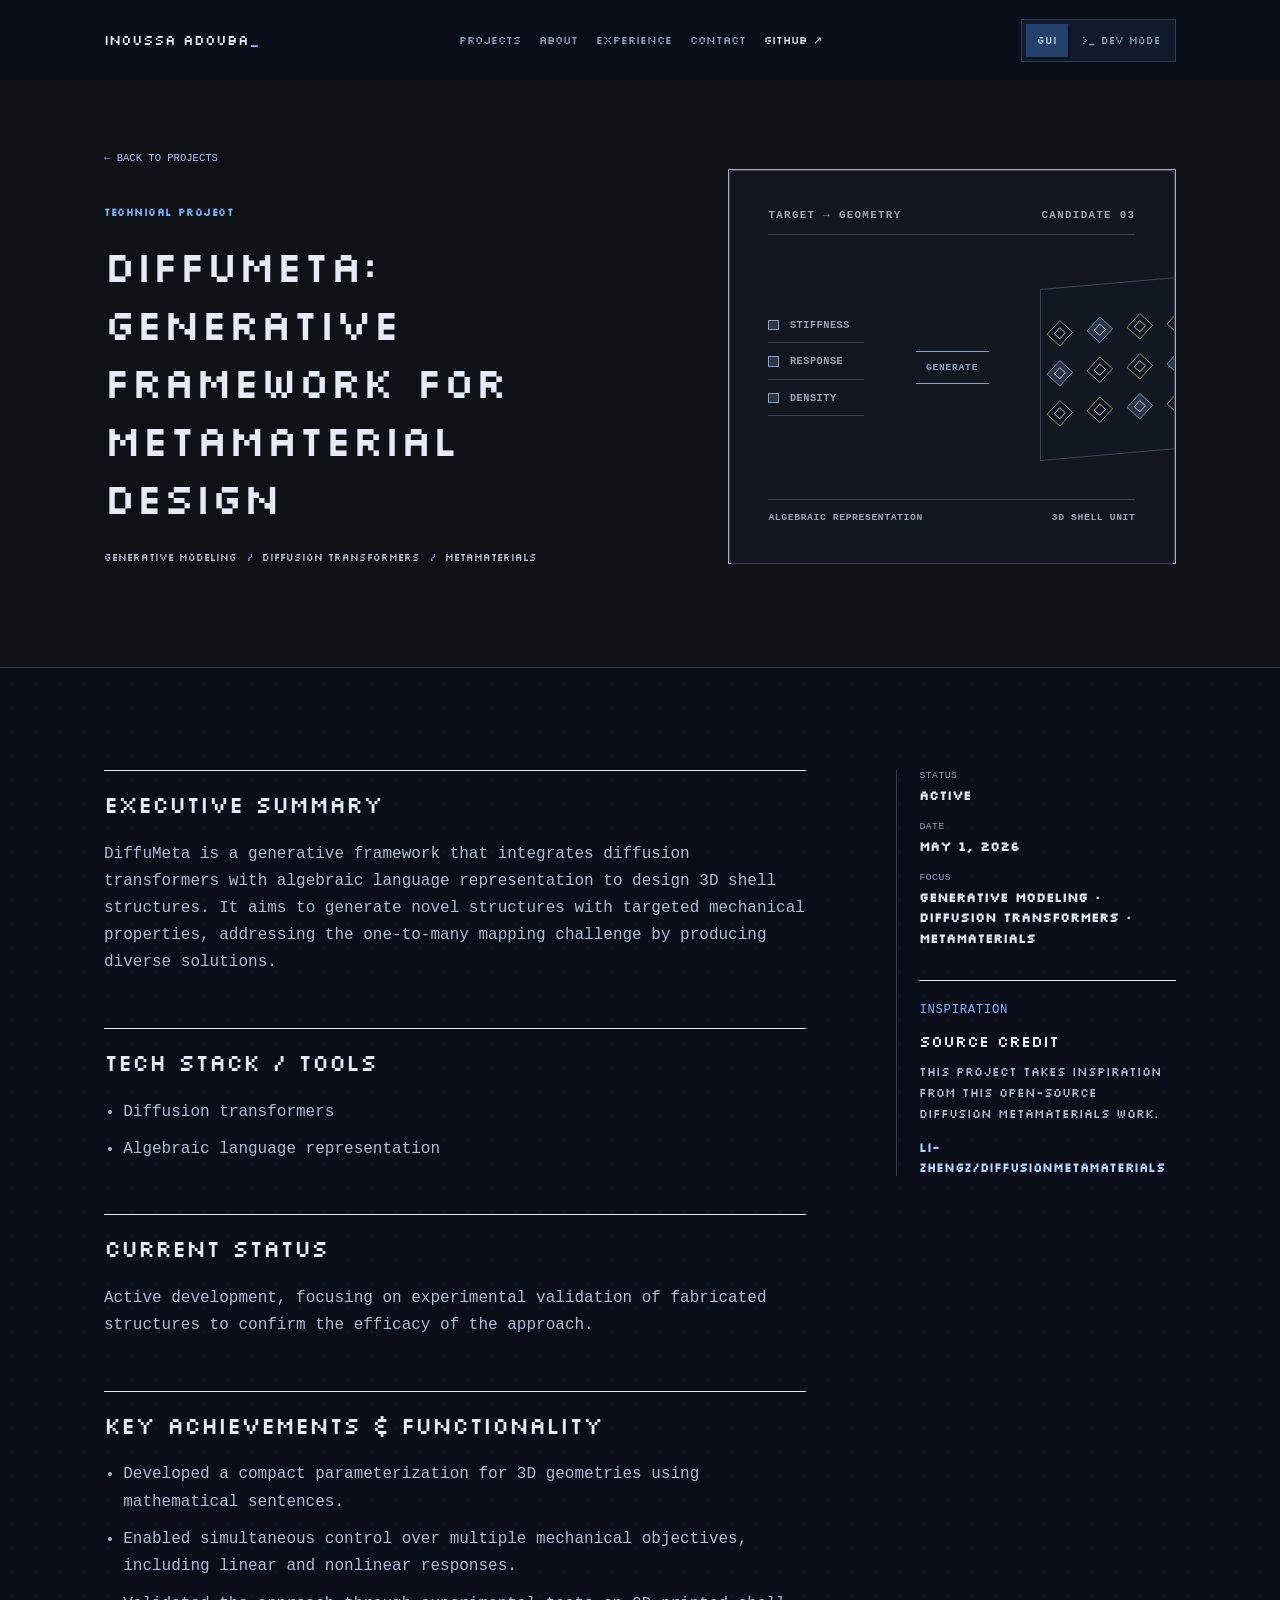
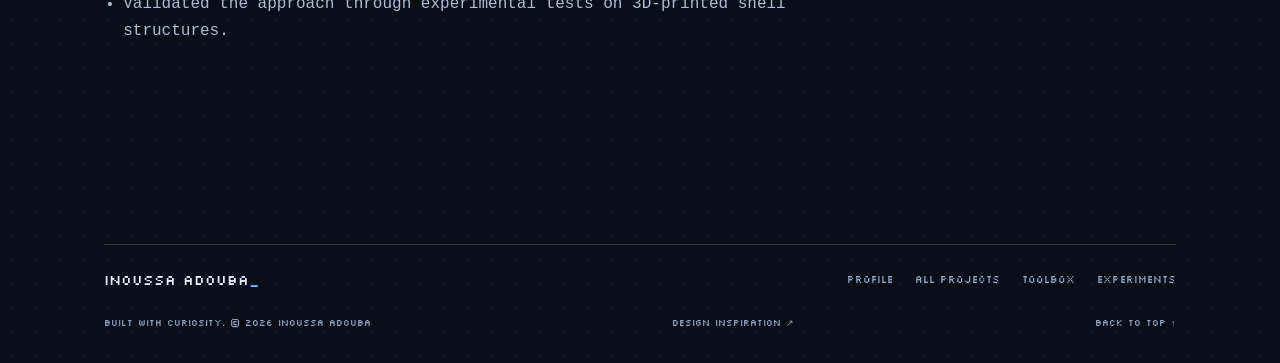
<file: projects/diffumeta-project/index.html>
<!DOCTYPE html><html lang="en"><head><meta charset="UTF-8"><meta name="viewport" content="width=device-width"><meta name="description" content="DiffuMeta: Generative Framework for Metamaterial Design — a technical project by Inoussa Adouba."><meta name="theme-color" content="#090e18"><script>
      try { document.documentElement.dataset.siteMode = localStorage.getItem('portfolio-mode') === 'dev' ? 'dev' : 'gui'; }
      catch { document.documentElement.dataset.siteMode = 'gui'; }
    </script><link rel="canonical" href="https://yun1us.github.io/projects/diffumeta-project/"><meta property="og:title" content="DiffuMeta: Generative Framework for Metamaterial Design | Inoussa Adouba"><meta property="og:description" content="DiffuMeta: Generative Framework for Metamaterial Design — a technical project by Inoussa Adouba."><meta property="og:type" content="website"><meta property="og:url" content="https://yun1us.github.io/projects/diffumeta-project/"><meta property="og:image" content="https://yun1us.github.io/og.png"><meta property="og:image:alt" content="Inoussa Adouba — AI engineering, robotics, and applied machine learning"><meta name="twitter:card" content="summary_large_image"><meta name="twitter:title" content="DiffuMeta: Generative Framework for Metamaterial Design | Inoussa Adouba"><meta name="twitter:description" content="DiffuMeta: Generative Framework for Metamaterial Design — a technical project by Inoussa Adouba."><meta name="twitter:image" content="https://yun1us.github.io/og.png"><link rel="icon" href="/favicon.svg" type="image/svg+xml"><link rel="preload" href="/fonts/silkscreen.ttf" as="font" type="font/ttf" crossorigin><style>@font-face{font-family:Silkscreen;src:url("/fonts/silkscreen.ttf") format("truetype");font-weight:400;font-style:normal;font-display:swap;}</style><title>DiffuMeta: Generative Framework for Metamaterial Design | Inoussa Adouba</title><link rel="stylesheet" href="/_astro/BaseLayout.mEJoTnn2.css"><link rel="stylesheet" href="/_astro/ProjectEvidenceVisual.CqyDOFUH.css"></head><body class="pixel-site"><a class="skip-link" href="#main-content">Skip to content</a><header class="pixel-header"><div class="pixel-container pixel-header-inner"><a class="pixel-brand" href="/">Inoussa Adouba<span aria-hidden="true">_</span></a><nav class="pixel-desktop-nav" aria-label="Primary navigation"><a href="/#projects">Projects</a><a href="/#about">About</a><a href="/#experience">Experience</a><a href="/#contact">Contact</a><a href="https://github.com/Yun1us" target="_blank" rel="noreferrer">GitHub ↗</a></nav><div class="mode-switch" role="group" aria-label="Website mode"><button type="button" data-set-mode="gui" aria-pressed="true">GUI</button><button type="button" data-set-mode="dev" aria-pressed="false"><span aria-hidden="true">&gt;_</span> Dev mode</button></div><details class="pixel-mobile-menu"><summary>Menu <span aria-hidden="true">+</span></summary><nav aria-label="Mobile navigation"><a href="/#projects">Projects</a><a href="/#about">About</a><a href="/#experience">Experience</a><a href="/#contact">Contact</a><a href="/toolbox/">Toolbox</a><a href="https://github.com/Yun1us" target="_blank" rel="noreferrer">GitHub ↗</a></nav></details></div></header><main id="main-content"><div data-gui-view><section class="project-hero"><div class="container project-hero__grid"><div><a class="breadcrumb" href="/projects/">← Back to projects</a><p class="project-kicker">Technical project</p><h1>DiffuMeta: Generative Framework for Metamaterial Design</h1><div class="tag-list"><span class="tag">generative modeling</span><span class="tag">diffusion transformers</span><span class="tag">metamaterials</span></div></div><div class="project-hero__visual"><figure class="project-evidence is-diffumeta" aria-labelledby="project-evidence-diffumeta-project" data-astro-cid-jymbtchc><div class="evidence-surface" data-astro-cid-jymbtchc><div class="diffumeta-visual" aria-hidden="true" data-astro-cid-jymbtchc><div class="visual-header" data-astro-cid-jymbtchc><span data-astro-cid-jymbtchc>TARGET → GEOMETRY</span><span data-astro-cid-jymbtchc>CANDIDATE 03</span></div><div class="meta-layout" data-astro-cid-jymbtchc><div class="property-stack" data-astro-cid-jymbtchc><span data-astro-cid-jymbtchc><i data-astro-cid-jymbtchc></i> stiffness</span><span data-astro-cid-jymbtchc><i data-astro-cid-jymbtchc></i> response</span><span data-astro-cid-jymbtchc><i data-astro-cid-jymbtchc></i> density</span></div><div class="meta-operator" data-astro-cid-jymbtchc><span data-astro-cid-jymbtchc>GENERATE</span></div><div class="meta-lattice" data-astro-cid-jymbtchc><i data-astro-cid-jymbtchc></i><i data-astro-cid-jymbtchc></i><i data-astro-cid-jymbtchc></i><i data-astro-cid-jymbtchc></i><i data-astro-cid-jymbtchc></i><i data-astro-cid-jymbtchc></i><i data-astro-cid-jymbtchc></i><i data-astro-cid-jymbtchc></i><i data-astro-cid-jymbtchc></i><i data-astro-cid-jymbtchc></i><i data-astro-cid-jymbtchc></i><i data-astro-cid-jymbtchc></i></div></div><div class="meta-footer" data-astro-cid-jymbtchc><span data-astro-cid-jymbtchc>ALGEBRAIC REPRESENTATION</span><span data-astro-cid-jymbtchc>3D SHELL UNIT</span></div></div></div><figcaption id="project-evidence-diffumeta-project" data-astro-cid-jymbtchc>A geometric metamaterial lattice generated from a compact set of target mechanical properties.</figcaption></figure></div></div></section><div class="container project-layout"><article class="project-article"><h2 id="executive-summary">Executive Summary</h2>
<p>DiffuMeta is a generative framework that integrates diffusion transformers with algebraic language representation to design 3D shell structures. It aims to generate novel structures with targeted mechanical properties, addressing the one-to-many mapping challenge by producing diverse solutions.</p>
<h2 id="tech-stack--tools">Tech Stack / Tools</h2>
<ul>
<li>Diffusion transformers</li>
<li>Algebraic language representation</li>
</ul>
<h2 id="current-status">Current Status</h2>
<p>Active development, focusing on experimental validation of fabricated structures to confirm the efficacy of the approach.</p>
<h2 id="key-achievements--functionality">Key Achievements &amp; Functionality</h2>
<ul>
<li>Developed a compact parameterization for 3D geometries using mathematical sentences.</li>
<li>Enabled simultaneous control over multiple mechanical objectives, including linear and nonlinear responses.</li>
<li>Validated the approach through experimental tests on 3D-printed shell structures.</li>
</ul>
</article><aside class="project-aside" aria-label="Project metadata"><dl><dt>Status</dt><dd>Active</dd><dt>Date</dt><dd>May 1, 2026</dd><dt>Focus</dt><dd>generative modeling · diffusion transformers · metamaterials</dd></dl><section class="reference-card" aria-labelledby="source-attribution-title"><p class="reference-kicker">Inspiration</p><h2 id="source-attribution-title">Source credit</h2><p>This project takes inspiration from this open-source diffusion metamaterials work.</p><a href="https://github.com/li-zhengz/DiffusionMetamaterials" target="_blank" rel="noreferrer">li-zhengz/DiffusionMetamaterials</a></section></aside></div></div><section class="dev-view pixel-container" data-dev-view aria-labelledby="dev-title"><div class="dev-view-heading"><div><p class="pixel-kicker">A different way to explore</p><h1 id="dev-title">The portfolio, as a terminal.</h1></div><span class="dev-directory" data-dev-directory>~</span></div><div class="pixel-terminal dev-terminal" data-terminal><div class="terminal-title"><span class="terminal-lights" aria-hidden="true"><i></i><i></i><i></i></span><span>inoussa / dev mode</span><span class="terminal-readonly">portfolio.sh</span></div><div class="terminal-body"><div class="terminal-output" data-terminal-output role="log" aria-label="Dev terminal output" aria-live="polite" aria-relevant="additions" tabindex="0"><p class="terminal-welcome">INOS / portfolio shell</p><p>Welcome to Inoussa’s corner of the internet.</p><p class="terminal-muted">Explore the portfolio as a filesystem.<br>Start with <span class="accent-text">ls</span>, or try <span class="accent-text">cd projects</span>.<br><span class="accent-text">help</span> lists commands. <span class="accent-text">exit</span> returns to the site.</p></div><form data-terminal-form class="terminal-form"><label for="dev-command">guest@inoussa:<span data-terminal-path>~</span> $</label><input id="dev-command" data-terminal-input name="command" autocomplete="off" autocapitalize="off" spellcheck="false" placeholder="type a command…" aria-label="Dev terminal command" aria-describedby="dev-command-hint" maxlength="500"><button type="submit" aria-label="Run dev command">↵</button></form><p class="terminal-keyboard-hint" id="dev-command-hint">Tab completes · ↑ ↓ history · Ctrl+L clears · exit returns to GUI</p></div><div class="terminal-actions"><button type="button" data-command="ls">ls</button><button type="button" data-command="cd ..">cd ..</button><button type="button" data-command="tree">tree</button><button type="button" data-command="help">help</button><button type="button" data-command="exit">exit ↗</button></div></div><p class="dev-view-note">Try <button type="button" data-dev-example="cd projects">cd projects</button>, then <button type="button" data-dev-example="ls">ls</button>. Use <code>open &lt;file&gt;</code> to view it in the GUI.</p></section></main><script type="application/json" data-portfolio-files>[{"path":"/","description":"Inoussa Adouba — AI engineering, robotics, and applied machine learning.","href":"/"},{"path":"/projects","description":"Research, implementations, and presentations. Use cat \u003cproject> to read one.","href":"/projects/"},{"path":"/experience","description":"Industry and university experience.","href":"/experience/"},{"path":"/education","description":"What I’m studying.","href":"/profile/"},{"path":"/community","description":"Leadership, partnerships, and hackathons.","href":"/profile/"},{"path":"/toolbox","description":"Tools I have used across coursework, industry, and personal projects.","href":"/toolbox/"},{"path":"/experiments","description":"Smaller projects and foundational AI work.","href":"/additional-work/"},{"path":"/README.md","content":"Welcome to Inoussa’s portfolio.\n\nTry this:\n  ls\n  cd projects\n  ls\n  cat bimanual-robot-learning\n  open bimanual-robot-learning\n\nTab completes commands and paths. ↑ / ↓ recall history.\nhelp lists commands; man \u003ccommand> explains one.\nexit returns to the GUI.\n\nThis is a virtual filesystem of the public portfolio. All files are read-only.","href":"/","description":"Start here"},{"path":"/about","content":"Inoussa Adouba\nAI engineering · robotics · applied machine learning\nMunich, Germany\n\nI study Artificial Intelligence at the University of Applied Sciences Landshut and work in AI Operations and Strategy at BMW Group.\n\nMy work spans robot simulation, efficient neural networks, generative design, and intelligent automation. Through TUM.ai, I support international partnerships and student makeathons.","href":"/profile/","description":"Profile and approach"},{"path":"/contact","content":"Let’s talk about AI, robotics, and engineering.\n\nEmail: inoussaadouba@gmail.com\nLinkedIn: https://www.linkedin.com/in/inoussa-adouba/\nGitHub: https://github.com/Yun1us\nLocation: Munich, Germany\n\nUse email, linkedin, or github for a clickable link.","href":"/#contact","description":"Email and social links"},{"path":"/experience/bmw-ai-operations","content":"AI Operations and Strategy | Technology\nBMW Group · Munich\nFebruary 2026 — Present\n\nI identify and assess AI opportunities in operational workflows, then help align technical approaches with measurable value and scalable implementation.","href":"/experience/","description":"Current role at BMW Group"},{"path":"/experience/bmw-automation","content":"AI & Automation Intern\nBMW Group · Munich\nSeptember — December 2025\n\nI built software-based solutions for automation, data processing, and real operational workflows.","href":"/experience/","description":"AI and automation internship"},{"path":"/experience/academic-assistant","content":"Academic Assistant\nUniversity of Applied Sciences Landshut\nMay — October 2025\n\nI improved digital content and internal systems while contributing to web development and digital communication.","href":"/experience/","description":"University digital systems"},{"path":"/education/artificial-intelligence","content":"B.Sc. Artificial Intelligence\nUniversity of Applied Sciences Landshut\n2023 — 2027 (expected)\n\nFocus: artificial intelligence, robotics, and applied machine learning.","href":"/profile/","description":"B.Sc. AI · expected 2027"},{"path":"/community/tum-ai","content":"TUM.ai\nGlobal Affairs & Makeathon Team\n2025 — Present\n\nSupporting international partnerships and student makeathons.","href":"/profile/","description":"Global Affairs and Makeathon Team"},{"path":"/community/it-landshut","content":"Innovation & Technology Landshut e.V.\nVice Chairman\n2024 — Present","href":"/profile/","description":"Vice Chairman"},{"path":"/community/awards","content":"Winner — TUM.ai × BKW Engineering Hackathon 2025\n2nd place, Wildtrack — hackaTUM 2025","href":"/profile/","description":"Hackathon awards"},{"path":"/toolbox/ai-ml","content":"PyTorch\nJAX\nTensorFlow\nscikit-learn\nKeras\nTorchvision\nTransformers\nDiffusion transformers\nEmbeddings\nModel evaluation","href":"/toolbox/","description":"AI & Machine Learning"},{"path":"/toolbox/engineering","content":"Python\nJava\nGit\nDocker\nLinux\nROS\nVR teleoperation\nRobot simulation","href":"/toolbox/","description":"Engineering & Robotics"},{"path":"/toolbox/data-systems","content":"SQL\nNoSQL\nData pipelines\nPreprocessing\nDataset auditing\nTraining workflows\nMCP","href":"/toolbox/","description":"Data & Systems"},{"path":"/toolbox/scientific-computing","content":"NumPy\nSciPy\npandas\nSymPy\nMatplotlib\nscikit-image","href":"/toolbox/","description":"Scientific Computing"},{"path":"/toolbox/compute-workflow","content":"Modal\nuv\nJupyter\nGPU training\nMultiprocessing","href":"/toolbox/","description":"Compute & Workflow"},{"path":"/toolbox/model-efficiency","content":"Fine-grained pruning\nChannel pruning\nK-means quantization\nLinear quantization\nfast-pytorch-kmeans\ntorchprofile","href":"/toolbox/","description":"Model Efficiency"},{"path":"/experiments/gpt2-transformer","content":"GPT-2 Style Transformer\n\nBuilt a transformer in PyTorch with a custom data pipeline, tokenizer, multi-head attention, and training loop to understand the model stack end to end.","href":"/additional-work/","description":"Transformer from the ground up"},{"path":"/experiments/gendesign","content":"GenDesign\n\nCreated a hackathon prototype combining physics-based modelling, machine learning, and 3D visualisation for AI-assisted beam optimisation.","href":"/additional-work/","description":"AI-assisted beam optimisation"},{"path":"/experiments/language-representations","content":"Language Representation Lab\n\nImplemented Skip-Gram, CBOW, and N-gram representations and applied them to text classification tasks.","href":"/additional-work/","description":"Word representations and classification"},{"path":"/projects/bimanual-robot-learning","description":"Bimanual Robot Learning for Demonstration-Based Manipulation","href":"/projects/bimanual-robot-learning/","date":"2026-07-31","content":"Bimanual Robot Learning for Demonstration-Based Manipulation\nStatus: Active\nDate: July 31, 2026 — Present\nTools: Robotics, Imitation Learning, Bimanual Manipulation, Teleoperation, Simulation\n\n## Executive Summary\nThis active university team project explores how a bimanual robotic system can learn manipulation tasks from human demonstrations. The work combines human-guided data collection, synchronized visual and robot observations, supervised behavior cloning, and evaluation in simulation and on physical hardware. My current contribution focuses on system-level preparation and defining a reliable workflow for data collection, training, and evaluation.\n\n## Project Context & My Role\nTraditional robot programming often requires individual motions to be specified manually and can be difficult to adapt when objects or starting conditions change. This project investigates demonstration-based learning as an alternative: a person demonstrates a manipulation task and a task-specific policy learns from those examples.\n\nThe work is an active university research team project. My current responsibilities include technical preparation, analysis of the overall learning workflow, specification of the data pipeline, investigation of control and simulation requirements, and preparation for model integration. Implementation responsibilities will develop as the project progresses.\n\n## Technical Approach\nHuman-guided manipulation demonstrations will be recorded together with synchronized visual observations and robot-state information. The collected streams will be converted into aligned training episodes and used for supervised behavior cloning. Policies will then be evaluated in simulation and, when appropriate, on the physical system.\n\nDetailed architecture and implementation information will be added when it can be shared publicly.\n\n## Tech Stack / Tools\n- Python\n- PyTorch\n- Supervised behavior cloning\n- Robot simulation\n- Bimanual robot control\n- Multi-view visual observations\n- Synchronized data collection and evaluation tooling\n- Git\n\nAdditional technical information will be added soon.\n\n## Current Status\nThe project is in active early-stage development. The initial research direction and system-level workflow have been defined, while integration, data collection, model training, and evaluation remain in progress. It is an experimental research prototype and is not production-ready.\n\n## Key Achievements & Functionality\nDetailed achievements and implemented functionality will be added soon as the project progresses and the relevant information can be shared publicly.\n\n## Evaluation Plan\nThe project will evaluate learned manipulation behavior in controlled simulation and physical-system trials. Detailed evaluation criteria and results will be added when they are available for public release.\n\n## Next Steps\n- Continue the initial system integration.\n- Establish a reliable demonstration-recording workflow.\n- Collect and validate training episodes.\n- Train an initial supervised behavior-cloning baseline.\n- Evaluate the learned behavior under defined test conditions.\n\n## References & Contributing Sources\nSources and contributing research links will be added soon."},{"path":"/projects/diffumeta-project","description":"DiffuMeta: Generative Framework for Metamaterial Design","href":"/projects/diffumeta-project/","date":"2026-05-01","content":"DiffuMeta: Generative Framework for Metamaterial Design\nStatus: Active\nDate: May 1, 2026\nTools: generative modeling, diffusion transformers, metamaterials\n\n## Executive Summary\nDiffuMeta is a generative framework that integrates diffusion transformers with algebraic language representation to design 3D shell structures. It aims to generate novel structures with targeted mechanical properties, addressing the one-to-many mapping challenge by producing diverse solutions.\n\n## Tech Stack / Tools\n- Diffusion transformers\n- Algebraic language representation\n\n## Current Status\nActive development, focusing on experimental validation of fabricated structures to confirm the efficacy of the approach.\n\n## Key Achievements & Functionality\n- Developed a compact parameterization for 3D geometries using mathematical sentences.\n- Enabled simultaneous control over multiple mechanical objectives, including linear and nonlinear responses.\n- Validated the approach through experimental tests on 3D-printed shell structures."},{"path":"/projects/humanoid-robotics-bmw","description":"Humanoid Robotics Simulation with BMW Group","href":"/projects/humanoid-robotics-bmw/","date":"2026-07-09","content":"Humanoid Robotics Simulation with BMW Group\nStatus: Completed\nDate: 2026-07-09\nTools: Humanoid Robotics, ROS, VR Teleoperation, Simulation, Imitation Learning\n\n## Executive Summary\nAn interdisciplinary university project developed with BMW Group explored how humanoid robotics could support manufacturing tasks. The technical work focused on a VR-driven simulation architecture for intuitive robot teleoperation, demonstration capture, and a future imitation-learning workflow.\n\n## Tech Stack / Tools\n- ROS middleware\n- VR headset and controllers\n- Hand-tracking input\n- 3D robot simulation\n- Robot gripper and three-finger hand\n- Camera feedback pipeline\n- Imitation-learning workflow design\n\n## Current Status\nCompleted as a functional simulation and technical concept. The project delivered the core teleoperation, robot-control, visual-feedback, and setup infrastructure needed to demonstrate the approach, while identifying training-data scale and sim-to-real transfer as the next engineering challenges.\n\n## Key Achievements & Functionality\n- Designed a pipeline connecting VR input, teleoperation, ROS middleware, and a simulated humanoid robot.\n- Implemented control of the robot arms through VR controllers or hand recognition.\n- Integrated a simulated gripper and three-finger hand for manipulation experiments.\n- Returned the simulated camera view to the headset to close the operator feedback loop.\n- Consolidated startup and environment setup into a shared project structure for repeatable demonstrations.\n- Defined the path from recorded demonstrations to formatted training data and neural-network training.\n- Worked in a joint technical and business-studies team; the technical team owned the architecture, development environment, and simulation implementation while the business team translated the work into strategy and evaluation."},{"path":"/projects/ml3-prak01-ino","description":"Neural Network Pruning for VGG Models on CIFAR-10","href":"/projects/ml3-prak01-ino/","date":"2026-07-10","content":"Neural Network Pruning for VGG Models on CIFAR-10\nStatus: Completed\nDate: Summer semester 2026\nTools: neural networks, pruning, machine learning\n\n## Executive Summary\nThis project explores fine-grained and channel pruning techniques applied to VGG models trained on the CIFAR-10 dataset. The goal is to reduce model size and improve efficiency while maintaining accuracy. The work demonstrates effective pruning strategies and their impact on model performance.\n\n## Tech Stack / Tools\n- PyTorch\n- NumPy\n- CIFAR-10 dataset\n- Matplotlib\n\n## Current Status\nCompleted: The project successfully implemented and evaluated pruning techniques, achieving high sparsity with minimal accuracy loss.\n\n## Key Achievements & Functionality\n- Implemented fine-grained pruning, achieving high sparsity with minimal accuracy loss.\n- Developed channel pruning methods, resulting in approximately 50% reduction in MACs and 20% latency improvement.\n- Compared channel sorting methods to preserve accuracy before fine-tuning."},{"path":"/projects/ml3-prak03-ino","description":"Quantization Techniques for Neural Networks","href":"/projects/ml3-prak03-ino/","date":"2026-07-10","content":"Quantization Techniques for Neural Networks\nStatus: Active\nDate: Summer semester 2026\nTools: quantization, neural networks, deep learning\n\n## Executive Summary\nThis project explores various quantization techniques to reduce model size and improve inference speed for neural networks. It focuses on implementing k-means and linear quantization methods to compress a VGG model trained on CIFAR10.\n\n## Tech Stack / Tools\n- Python 3.11\n- PyTorch\n- fast-pytorch-kmeans\n- NumPy\n- Matplotlib\n- Torchvision\n\n## Current Status\nActive: The project is actively exploring quantization methods, with implementations for k-means and linear quantization completed.\n\n## Key Achievements & Functionality\n- Implemented k-means quantization using fast-pytorch-kmeans to cluster synapses and reduce model size.\n- Developed linear quantization methods to directly round floating-point values to quantized integers.\n- Achieved a reduction in model size and latency while maintaining acceptable accuracy levels.\n- Provided visualization tools to analyze the distribution of quantized weights and validate quantization methods."},{"path":"/projects/seminar-project","description":"Seminar Presentation: RODE and Role-Based Multi-Agent Learning","href":"/projects/seminar-project/","date":"2026-06-19","content":"Seminar Presentation: RODE and Role-Based Multi-Agent Learning\nStatus: Completed\nDate: 2026-06-19\nTools: Multi-Agent Reinforcement Learning, Role Decomposition, Research Presentation\n\n## Executive Summary\nThis seminar presentation analyzed and explained **RODE: Learning Roles to Decompose Multi-Agent Tasks**, an existing research paper presented at ICLR 2021. The presentation focused on how the paper decomposes Multi-Agent Reinforcement Learning tasks into role-specific action spaces and uses a bi-level hierarchy to improve coordination; it was not my own paper or original implementation.\n\n## Tech Stack / Tools\n- Multi-Agent Reinforcement Learning concepts\n- Role decomposition and k-means clustering\n- QMIX-style mixing networks\n- StarCraft Multi-Agent Challenge (SMAC) evaluation environment\n- Technical presentation and seminar handout\n\n## Current Status\nCompleted seminar presentation. My contribution was reviewing the published work, synthesizing its technical approach and reported results, and communicating them through presentation slides and a handout.\n\n## Key Achievements & Functionality\n- Explained the motivation for reducing large joint action spaces through learned agent roles.\n- Presented the paper's action-effect embeddings and bi-level role-selection and execution hierarchy.\n- Summarized the authors' experimental setup and reported performance across SMAC maps.\n- Discussed the paper's reported zero-shot transfer behavior and implications for multi-agent coordination.\n- Prepared presentation material and a concise seminar handout for the technical discussion."}]</script><footer class="pixel-footer pixel-container"><div class="pixel-footer-top"><a class="pixel-brand" href="/">Inoussa Adouba<span aria-hidden="true">_</span></a><nav aria-label="Footer navigation"><a href="/profile/">Profile</a><a href="/projects/">All projects</a><a href="/toolbox/">Toolbox</a><a href="/additional-work/">Experiments</a></nav></div><div class="pixel-footer-bottom"><p>Built with curiosity. © 2026 Inoussa Adouba</p><a href="https://www.samuelrizzon.dev/log/how-this-site-was-built" target="_blank" rel="noreferrer">Design inspiration ↗</a><a href="#main-content">Back to top ↑</a></div></footer><script type="module" src="/_astro/BaseLayout.astro_astro_type_script_index_0_lang.CM07WAYM.js"></script></body></html>
</file>
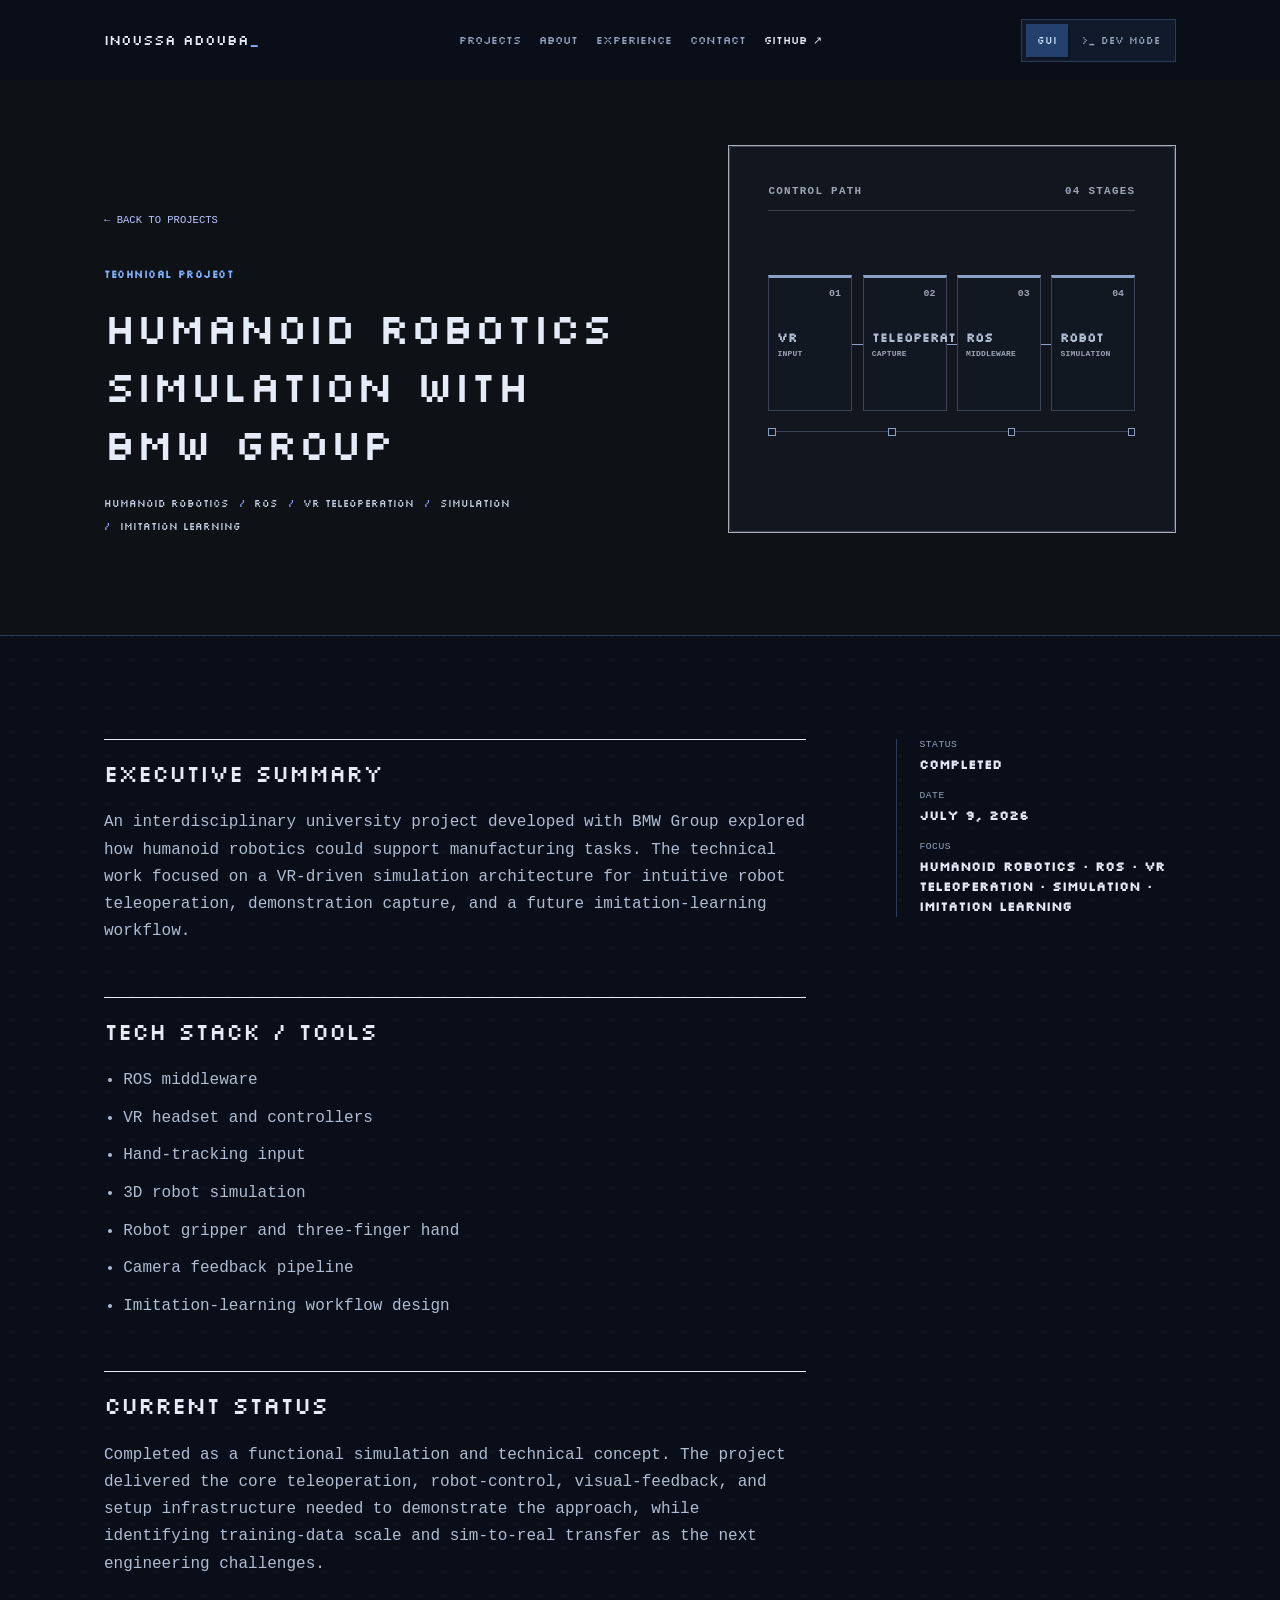
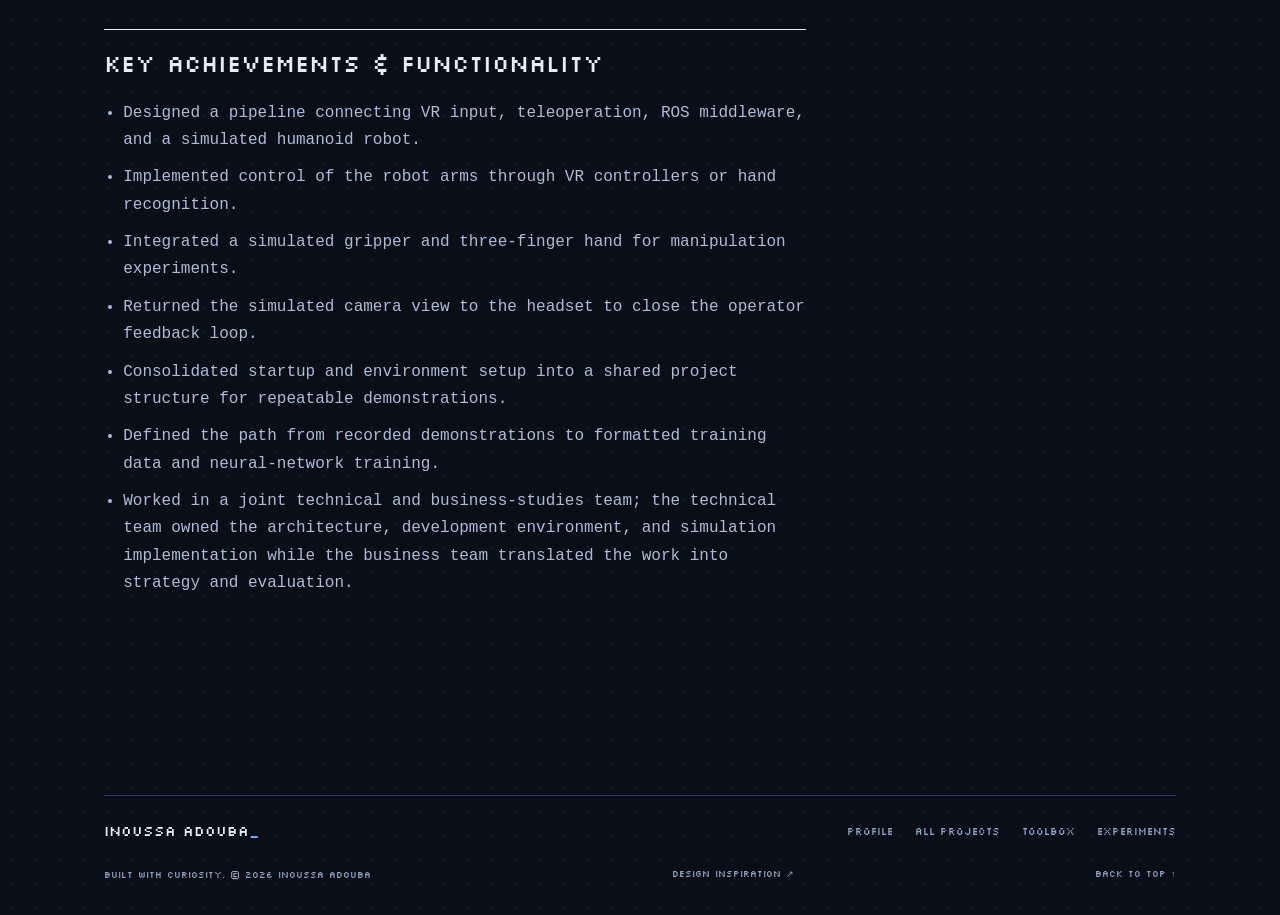
<file: projects/humanoid-robotics-bmw/index.html>
<!DOCTYPE html><html lang="en"><head><meta charset="UTF-8"><meta name="viewport" content="width=device-width"><meta name="description" content="Humanoid Robotics Simulation with BMW Group — a technical project by Inoussa Adouba."><meta name="theme-color" content="#090e18"><script>
      try { document.documentElement.dataset.siteMode = localStorage.getItem('portfolio-mode') === 'dev' ? 'dev' : 'gui'; }
      catch { document.documentElement.dataset.siteMode = 'gui'; }
    </script><link rel="canonical" href="https://yun1us.github.io/projects/humanoid-robotics-bmw/"><meta property="og:title" content="Humanoid Robotics Simulation with BMW Group | Inoussa Adouba"><meta property="og:description" content="Humanoid Robotics Simulation with BMW Group — a technical project by Inoussa Adouba."><meta property="og:type" content="website"><meta property="og:url" content="https://yun1us.github.io/projects/humanoid-robotics-bmw/"><meta property="og:image" content="https://yun1us.github.io/og.png"><meta property="og:image:alt" content="Inoussa Adouba — AI engineering, robotics, and applied machine learning"><meta name="twitter:card" content="summary_large_image"><meta name="twitter:title" content="Humanoid Robotics Simulation with BMW Group | Inoussa Adouba"><meta name="twitter:description" content="Humanoid Robotics Simulation with BMW Group — a technical project by Inoussa Adouba."><meta name="twitter:image" content="https://yun1us.github.io/og.png"><link rel="icon" href="/favicon.svg" type="image/svg+xml"><link rel="preload" href="/fonts/silkscreen.ttf" as="font" type="font/ttf" crossorigin><style>@font-face{font-family:Silkscreen;src:url("/fonts/silkscreen.ttf") format("truetype");font-weight:400;font-style:normal;font-display:swap;}</style><title>Humanoid Robotics Simulation with BMW Group | Inoussa Adouba</title><link rel="stylesheet" href="/_astro/BaseLayout.mEJoTnn2.css"><link rel="stylesheet" href="/_astro/ProjectEvidenceVisual.CqyDOFUH.css"></head><body class="pixel-site"><a class="skip-link" href="#main-content">Skip to content</a><header class="pixel-header"><div class="pixel-container pixel-header-inner"><a class="pixel-brand" href="/">Inoussa Adouba<span aria-hidden="true">_</span></a><nav class="pixel-desktop-nav" aria-label="Primary navigation"><a href="/#projects">Projects</a><a href="/#about">About</a><a href="/#experience">Experience</a><a href="/#contact">Contact</a><a href="https://github.com/Yun1us" target="_blank" rel="noreferrer">GitHub ↗</a></nav><div class="mode-switch" role="group" aria-label="Website mode"><button type="button" data-set-mode="gui" aria-pressed="true">GUI</button><button type="button" data-set-mode="dev" aria-pressed="false"><span aria-hidden="true">&gt;_</span> Dev mode</button></div><details class="pixel-mobile-menu"><summary>Menu <span aria-hidden="true">+</span></summary><nav aria-label="Mobile navigation"><a href="/#projects">Projects</a><a href="/#about">About</a><a href="/#experience">Experience</a><a href="/#contact">Contact</a><a href="/toolbox/">Toolbox</a><a href="https://github.com/Yun1us" target="_blank" rel="noreferrer">GitHub ↗</a></nav></details></div></header><main id="main-content"><div data-gui-view><section class="project-hero"><div class="container project-hero__grid"><div><a class="breadcrumb" href="/projects/">← Back to projects</a><p class="project-kicker">Technical project</p><h1>Humanoid Robotics Simulation with BMW Group</h1><div class="tag-list"><span class="tag">Humanoid Robotics</span><span class="tag">ROS</span><span class="tag">VR Teleoperation</span><span class="tag">Simulation</span><span class="tag">Imitation Learning</span></div></div><div class="project-hero__visual"><figure class="project-evidence is-robotics" aria-labelledby="project-evidence-humanoid-robotics-bmw" data-astro-cid-jymbtchc><div class="evidence-surface" data-astro-cid-jymbtchc><div class="robotics-visual" aria-hidden="true" data-astro-cid-jymbtchc><div class="visual-header" data-astro-cid-jymbtchc><span data-astro-cid-jymbtchc>CONTROL PATH</span><span data-astro-cid-jymbtchc>04 STAGES</span></div><ol class="flow-list" data-astro-cid-jymbtchc><li class="flow-step" data-astro-cid-jymbtchc><span class="step-index" data-astro-cid-jymbtchc>01</span><strong data-astro-cid-jymbtchc>VR</strong><small data-astro-cid-jymbtchc>input</small></li><li class="flow-step" data-astro-cid-jymbtchc><span class="step-index" data-astro-cid-jymbtchc>02</span><strong data-astro-cid-jymbtchc>Teleoperate</strong><small data-astro-cid-jymbtchc>capture</small></li><li class="flow-step" data-astro-cid-jymbtchc><span class="step-index" data-astro-cid-jymbtchc>03</span><strong data-astro-cid-jymbtchc>ROS</strong><small data-astro-cid-jymbtchc>middleware</small></li><li class="flow-step" data-astro-cid-jymbtchc><span class="step-index" data-astro-cid-jymbtchc>04</span><strong data-astro-cid-jymbtchc>Robot</strong><small data-astro-cid-jymbtchc>simulation</small></li></ol><div class="signal-line" data-astro-cid-jymbtchc><span data-astro-cid-jymbtchc></span><span data-astro-cid-jymbtchc></span><span data-astro-cid-jymbtchc></span><span data-astro-cid-jymbtchc></span></div></div></div><figcaption id="project-evidence-humanoid-robotics-bmw" data-astro-cid-jymbtchc>System flow from VR input through teleoperation and ROS middleware to a simulated robot.</figcaption></figure></div></div></section><div class="container project-layout"><article class="project-article"><h2 id="executive-summary">Executive Summary</h2>
<p>An interdisciplinary university project developed with BMW Group explored how humanoid robotics could support manufacturing tasks. The technical work focused on a VR-driven simulation architecture for intuitive robot teleoperation, demonstration capture, and a future imitation-learning workflow.</p>
<h2 id="tech-stack--tools">Tech Stack / Tools</h2>
<ul>
<li>ROS middleware</li>
<li>VR headset and controllers</li>
<li>Hand-tracking input</li>
<li>3D robot simulation</li>
<li>Robot gripper and three-finger hand</li>
<li>Camera feedback pipeline</li>
<li>Imitation-learning workflow design</li>
</ul>
<h2 id="current-status">Current Status</h2>
<p>Completed as a functional simulation and technical concept. The project delivered the core teleoperation, robot-control, visual-feedback, and setup infrastructure needed to demonstrate the approach, while identifying training-data scale and sim-to-real transfer as the next engineering challenges.</p>
<h2 id="key-achievements--functionality">Key Achievements &amp; Functionality</h2>
<ul>
<li>Designed a pipeline connecting VR input, teleoperation, ROS middleware, and a simulated humanoid robot.</li>
<li>Implemented control of the robot arms through VR controllers or hand recognition.</li>
<li>Integrated a simulated gripper and three-finger hand for manipulation experiments.</li>
<li>Returned the simulated camera view to the headset to close the operator feedback loop.</li>
<li>Consolidated startup and environment setup into a shared project structure for repeatable demonstrations.</li>
<li>Defined the path from recorded demonstrations to formatted training data and neural-network training.</li>
<li>Worked in a joint technical and business-studies team; the technical team owned the architecture, development environment, and simulation implementation while the business team translated the work into strategy and evaluation.</li>
</ul>
</article><aside class="project-aside" aria-label="Project metadata"><dl><dt>Status</dt><dd>Completed</dd><dt>Date</dt><dd>July 9, 2026</dd><dt>Focus</dt><dd>Humanoid Robotics · ROS · VR Teleoperation · Simulation · Imitation Learning</dd></dl></aside></div></div><section class="dev-view pixel-container" data-dev-view aria-labelledby="dev-title"><div class="dev-view-heading"><div><p class="pixel-kicker">A different way to explore</p><h1 id="dev-title">The portfolio, as a terminal.</h1></div><span class="dev-directory" data-dev-directory>~</span></div><div class="pixel-terminal dev-terminal" data-terminal><div class="terminal-title"><span class="terminal-lights" aria-hidden="true"><i></i><i></i><i></i></span><span>inoussa / dev mode</span><span class="terminal-readonly">portfolio.sh</span></div><div class="terminal-body"><div class="terminal-output" data-terminal-output role="log" aria-label="Dev terminal output" aria-live="polite" aria-relevant="additions" tabindex="0"><p class="terminal-welcome">INOS / portfolio shell</p><p>Welcome to Inoussa’s corner of the internet.</p><p class="terminal-muted">Explore the portfolio as a filesystem.<br>Start with <span class="accent-text">ls</span>, or try <span class="accent-text">cd projects</span>.<br><span class="accent-text">help</span> lists commands. <span class="accent-text">exit</span> returns to the site.</p></div><form data-terminal-form class="terminal-form"><label for="dev-command">guest@inoussa:<span data-terminal-path>~</span> $</label><input id="dev-command" data-terminal-input name="command" autocomplete="off" autocapitalize="off" spellcheck="false" placeholder="type a command…" aria-label="Dev terminal command" aria-describedby="dev-command-hint" maxlength="500"><button type="submit" aria-label="Run dev command">↵</button></form><p class="terminal-keyboard-hint" id="dev-command-hint">Tab completes · ↑ ↓ history · Ctrl+L clears · exit returns to GUI</p></div><div class="terminal-actions"><button type="button" data-command="ls">ls</button><button type="button" data-command="cd ..">cd ..</button><button type="button" data-command="tree">tree</button><button type="button" data-command="help">help</button><button type="button" data-command="exit">exit ↗</button></div></div><p class="dev-view-note">Try <button type="button" data-dev-example="cd projects">cd projects</button>, then <button type="button" data-dev-example="ls">ls</button>. Use <code>open &lt;file&gt;</code> to view it in the GUI.</p></section></main><script type="application/json" data-portfolio-files>[{"path":"/","description":"Inoussa Adouba — AI engineering, robotics, and applied machine learning.","href":"/"},{"path":"/projects","description":"Research, implementations, and presentations. Use cat \u003cproject> to read one.","href":"/projects/"},{"path":"/experience","description":"Industry and university experience.","href":"/experience/"},{"path":"/education","description":"What I’m studying.","href":"/profile/"},{"path":"/community","description":"Leadership, partnerships, and hackathons.","href":"/profile/"},{"path":"/toolbox","description":"Tools I have used across coursework, industry, and personal projects.","href":"/toolbox/"},{"path":"/experiments","description":"Smaller projects and foundational AI work.","href":"/additional-work/"},{"path":"/README.md","content":"Welcome to Inoussa’s portfolio.\n\nTry this:\n  ls\n  cd projects\n  ls\n  cat bimanual-robot-learning\n  open bimanual-robot-learning\n\nTab completes commands and paths. ↑ / ↓ recall history.\nhelp lists commands; man \u003ccommand> explains one.\nexit returns to the GUI.\n\nThis is a virtual filesystem of the public portfolio. All files are read-only.","href":"/","description":"Start here"},{"path":"/about","content":"Inoussa Adouba\nAI engineering · robotics · applied machine learning\nMunich, Germany\n\nI study Artificial Intelligence at the University of Applied Sciences Landshut and work in AI Operations and Strategy at BMW Group.\n\nMy work spans robot simulation, efficient neural networks, generative design, and intelligent automation. Through TUM.ai, I support international partnerships and student makeathons.","href":"/profile/","description":"Profile and approach"},{"path":"/contact","content":"Let’s talk about AI, robotics, and engineering.\n\nEmail: inoussaadouba@gmail.com\nLinkedIn: https://www.linkedin.com/in/inoussa-adouba/\nGitHub: https://github.com/Yun1us\nLocation: Munich, Germany\n\nUse email, linkedin, or github for a clickable link.","href":"/#contact","description":"Email and social links"},{"path":"/experience/bmw-ai-operations","content":"AI Operations and Strategy | Technology\nBMW Group · Munich\nFebruary 2026 — Present\n\nI identify and assess AI opportunities in operational workflows, then help align technical approaches with measurable value and scalable implementation.","href":"/experience/","description":"Current role at BMW Group"},{"path":"/experience/bmw-automation","content":"AI & Automation Intern\nBMW Group · Munich\nSeptember — December 2025\n\nI built software-based solutions for automation, data processing, and real operational workflows.","href":"/experience/","description":"AI and automation internship"},{"path":"/experience/academic-assistant","content":"Academic Assistant\nUniversity of Applied Sciences Landshut\nMay — October 2025\n\nI improved digital content and internal systems while contributing to web development and digital communication.","href":"/experience/","description":"University digital systems"},{"path":"/education/artificial-intelligence","content":"B.Sc. Artificial Intelligence\nUniversity of Applied Sciences Landshut\n2023 — 2027 (expected)\n\nFocus: artificial intelligence, robotics, and applied machine learning.","href":"/profile/","description":"B.Sc. AI · expected 2027"},{"path":"/community/tum-ai","content":"TUM.ai\nGlobal Affairs & Makeathon Team\n2025 — Present\n\nSupporting international partnerships and student makeathons.","href":"/profile/","description":"Global Affairs and Makeathon Team"},{"path":"/community/it-landshut","content":"Innovation & Technology Landshut e.V.\nVice Chairman\n2024 — Present","href":"/profile/","description":"Vice Chairman"},{"path":"/community/awards","content":"Winner — TUM.ai × BKW Engineering Hackathon 2025\n2nd place, Wildtrack — hackaTUM 2025","href":"/profile/","description":"Hackathon awards"},{"path":"/toolbox/ai-ml","content":"PyTorch\nJAX\nTensorFlow\nscikit-learn\nKeras\nTorchvision\nTransformers\nDiffusion transformers\nEmbeddings\nModel evaluation","href":"/toolbox/","description":"AI & Machine Learning"},{"path":"/toolbox/engineering","content":"Python\nJava\nGit\nDocker\nLinux\nROS\nVR teleoperation\nRobot simulation","href":"/toolbox/","description":"Engineering & Robotics"},{"path":"/toolbox/data-systems","content":"SQL\nNoSQL\nData pipelines\nPreprocessing\nDataset auditing\nTraining workflows\nMCP","href":"/toolbox/","description":"Data & Systems"},{"path":"/toolbox/scientific-computing","content":"NumPy\nSciPy\npandas\nSymPy\nMatplotlib\nscikit-image","href":"/toolbox/","description":"Scientific Computing"},{"path":"/toolbox/compute-workflow","content":"Modal\nuv\nJupyter\nGPU training\nMultiprocessing","href":"/toolbox/","description":"Compute & Workflow"},{"path":"/toolbox/model-efficiency","content":"Fine-grained pruning\nChannel pruning\nK-means quantization\nLinear quantization\nfast-pytorch-kmeans\ntorchprofile","href":"/toolbox/","description":"Model Efficiency"},{"path":"/experiments/gpt2-transformer","content":"GPT-2 Style Transformer\n\nBuilt a transformer in PyTorch with a custom data pipeline, tokenizer, multi-head attention, and training loop to understand the model stack end to end.","href":"/additional-work/","description":"Transformer from the ground up"},{"path":"/experiments/gendesign","content":"GenDesign\n\nCreated a hackathon prototype combining physics-based modelling, machine learning, and 3D visualisation for AI-assisted beam optimisation.","href":"/additional-work/","description":"AI-assisted beam optimisation"},{"path":"/experiments/language-representations","content":"Language Representation Lab\n\nImplemented Skip-Gram, CBOW, and N-gram representations and applied them to text classification tasks.","href":"/additional-work/","description":"Word representations and classification"},{"path":"/projects/bimanual-robot-learning","description":"Bimanual Robot Learning for Demonstration-Based Manipulation","href":"/projects/bimanual-robot-learning/","date":"2026-07-31","content":"Bimanual Robot Learning for Demonstration-Based Manipulation\nStatus: Active\nDate: July 31, 2026 — Present\nTools: Robotics, Imitation Learning, Bimanual Manipulation, Teleoperation, Simulation\n\n## Executive Summary\nThis active university team project explores how a bimanual robotic system can learn manipulation tasks from human demonstrations. The work combines human-guided data collection, synchronized visual and robot observations, supervised behavior cloning, and evaluation in simulation and on physical hardware. My current contribution focuses on system-level preparation and defining a reliable workflow for data collection, training, and evaluation.\n\n## Project Context & My Role\nTraditional robot programming often requires individual motions to be specified manually and can be difficult to adapt when objects or starting conditions change. This project investigates demonstration-based learning as an alternative: a person demonstrates a manipulation task and a task-specific policy learns from those examples.\n\nThe work is an active university research team project. My current responsibilities include technical preparation, analysis of the overall learning workflow, specification of the data pipeline, investigation of control and simulation requirements, and preparation for model integration. Implementation responsibilities will develop as the project progresses.\n\n## Technical Approach\nHuman-guided manipulation demonstrations will be recorded together with synchronized visual observations and robot-state information. The collected streams will be converted into aligned training episodes and used for supervised behavior cloning. Policies will then be evaluated in simulation and, when appropriate, on the physical system.\n\nDetailed architecture and implementation information will be added when it can be shared publicly.\n\n## Tech Stack / Tools\n- Python\n- PyTorch\n- Supervised behavior cloning\n- Robot simulation\n- Bimanual robot control\n- Multi-view visual observations\n- Synchronized data collection and evaluation tooling\n- Git\n\nAdditional technical information will be added soon.\n\n## Current Status\nThe project is in active early-stage development. The initial research direction and system-level workflow have been defined, while integration, data collection, model training, and evaluation remain in progress. It is an experimental research prototype and is not production-ready.\n\n## Key Achievements & Functionality\nDetailed achievements and implemented functionality will be added soon as the project progresses and the relevant information can be shared publicly.\n\n## Evaluation Plan\nThe project will evaluate learned manipulation behavior in controlled simulation and physical-system trials. Detailed evaluation criteria and results will be added when they are available for public release.\n\n## Next Steps\n- Continue the initial system integration.\n- Establish a reliable demonstration-recording workflow.\n- Collect and validate training episodes.\n- Train an initial supervised behavior-cloning baseline.\n- Evaluate the learned behavior under defined test conditions.\n\n## References & Contributing Sources\nSources and contributing research links will be added soon."},{"path":"/projects/diffumeta-project","description":"DiffuMeta: Generative Framework for Metamaterial Design","href":"/projects/diffumeta-project/","date":"2026-05-01","content":"DiffuMeta: Generative Framework for Metamaterial Design\nStatus: Active\nDate: May 1, 2026\nTools: generative modeling, diffusion transformers, metamaterials\n\n## Executive Summary\nDiffuMeta is a generative framework that integrates diffusion transformers with algebraic language representation to design 3D shell structures. It aims to generate novel structures with targeted mechanical properties, addressing the one-to-many mapping challenge by producing diverse solutions.\n\n## Tech Stack / Tools\n- Diffusion transformers\n- Algebraic language representation\n\n## Current Status\nActive development, focusing on experimental validation of fabricated structures to confirm the efficacy of the approach.\n\n## Key Achievements & Functionality\n- Developed a compact parameterization for 3D geometries using mathematical sentences.\n- Enabled simultaneous control over multiple mechanical objectives, including linear and nonlinear responses.\n- Validated the approach through experimental tests on 3D-printed shell structures."},{"path":"/projects/humanoid-robotics-bmw","description":"Humanoid Robotics Simulation with BMW Group","href":"/projects/humanoid-robotics-bmw/","date":"2026-07-09","content":"Humanoid Robotics Simulation with BMW Group\nStatus: Completed\nDate: 2026-07-09\nTools: Humanoid Robotics, ROS, VR Teleoperation, Simulation, Imitation Learning\n\n## Executive Summary\nAn interdisciplinary university project developed with BMW Group explored how humanoid robotics could support manufacturing tasks. The technical work focused on a VR-driven simulation architecture for intuitive robot teleoperation, demonstration capture, and a future imitation-learning workflow.\n\n## Tech Stack / Tools\n- ROS middleware\n- VR headset and controllers\n- Hand-tracking input\n- 3D robot simulation\n- Robot gripper and three-finger hand\n- Camera feedback pipeline\n- Imitation-learning workflow design\n\n## Current Status\nCompleted as a functional simulation and technical concept. The project delivered the core teleoperation, robot-control, visual-feedback, and setup infrastructure needed to demonstrate the approach, while identifying training-data scale and sim-to-real transfer as the next engineering challenges.\n\n## Key Achievements & Functionality\n- Designed a pipeline connecting VR input, teleoperation, ROS middleware, and a simulated humanoid robot.\n- Implemented control of the robot arms through VR controllers or hand recognition.\n- Integrated a simulated gripper and three-finger hand for manipulation experiments.\n- Returned the simulated camera view to the headset to close the operator feedback loop.\n- Consolidated startup and environment setup into a shared project structure for repeatable demonstrations.\n- Defined the path from recorded demonstrations to formatted training data and neural-network training.\n- Worked in a joint technical and business-studies team; the technical team owned the architecture, development environment, and simulation implementation while the business team translated the work into strategy and evaluation."},{"path":"/projects/ml3-prak01-ino","description":"Neural Network Pruning for VGG Models on CIFAR-10","href":"/projects/ml3-prak01-ino/","date":"2026-07-10","content":"Neural Network Pruning for VGG Models on CIFAR-10\nStatus: Completed\nDate: Summer semester 2026\nTools: neural networks, pruning, machine learning\n\n## Executive Summary\nThis project explores fine-grained and channel pruning techniques applied to VGG models trained on the CIFAR-10 dataset. The goal is to reduce model size and improve efficiency while maintaining accuracy. The work demonstrates effective pruning strategies and their impact on model performance.\n\n## Tech Stack / Tools\n- PyTorch\n- NumPy\n- CIFAR-10 dataset\n- Matplotlib\n\n## Current Status\nCompleted: The project successfully implemented and evaluated pruning techniques, achieving high sparsity with minimal accuracy loss.\n\n## Key Achievements & Functionality\n- Implemented fine-grained pruning, achieving high sparsity with minimal accuracy loss.\n- Developed channel pruning methods, resulting in approximately 50% reduction in MACs and 20% latency improvement.\n- Compared channel sorting methods to preserve accuracy before fine-tuning."},{"path":"/projects/ml3-prak03-ino","description":"Quantization Techniques for Neural Networks","href":"/projects/ml3-prak03-ino/","date":"2026-07-10","content":"Quantization Techniques for Neural Networks\nStatus: Active\nDate: Summer semester 2026\nTools: quantization, neural networks, deep learning\n\n## Executive Summary\nThis project explores various quantization techniques to reduce model size and improve inference speed for neural networks. It focuses on implementing k-means and linear quantization methods to compress a VGG model trained on CIFAR10.\n\n## Tech Stack / Tools\n- Python 3.11\n- PyTorch\n- fast-pytorch-kmeans\n- NumPy\n- Matplotlib\n- Torchvision\n\n## Current Status\nActive: The project is actively exploring quantization methods, with implementations for k-means and linear quantization completed.\n\n## Key Achievements & Functionality\n- Implemented k-means quantization using fast-pytorch-kmeans to cluster synapses and reduce model size.\n- Developed linear quantization methods to directly round floating-point values to quantized integers.\n- Achieved a reduction in model size and latency while maintaining acceptable accuracy levels.\n- Provided visualization tools to analyze the distribution of quantized weights and validate quantization methods."},{"path":"/projects/seminar-project","description":"Seminar Presentation: RODE and Role-Based Multi-Agent Learning","href":"/projects/seminar-project/","date":"2026-06-19","content":"Seminar Presentation: RODE and Role-Based Multi-Agent Learning\nStatus: Completed\nDate: 2026-06-19\nTools: Multi-Agent Reinforcement Learning, Role Decomposition, Research Presentation\n\n## Executive Summary\nThis seminar presentation analyzed and explained **RODE: Learning Roles to Decompose Multi-Agent Tasks**, an existing research paper presented at ICLR 2021. The presentation focused on how the paper decomposes Multi-Agent Reinforcement Learning tasks into role-specific action spaces and uses a bi-level hierarchy to improve coordination; it was not my own paper or original implementation.\n\n## Tech Stack / Tools\n- Multi-Agent Reinforcement Learning concepts\n- Role decomposition and k-means clustering\n- QMIX-style mixing networks\n- StarCraft Multi-Agent Challenge (SMAC) evaluation environment\n- Technical presentation and seminar handout\n\n## Current Status\nCompleted seminar presentation. My contribution was reviewing the published work, synthesizing its technical approach and reported results, and communicating them through presentation slides and a handout.\n\n## Key Achievements & Functionality\n- Explained the motivation for reducing large joint action spaces through learned agent roles.\n- Presented the paper's action-effect embeddings and bi-level role-selection and execution hierarchy.\n- Summarized the authors' experimental setup and reported performance across SMAC maps.\n- Discussed the paper's reported zero-shot transfer behavior and implications for multi-agent coordination.\n- Prepared presentation material and a concise seminar handout for the technical discussion."}]</script><footer class="pixel-footer pixel-container"><div class="pixel-footer-top"><a class="pixel-brand" href="/">Inoussa Adouba<span aria-hidden="true">_</span></a><nav aria-label="Footer navigation"><a href="/profile/">Profile</a><a href="/projects/">All projects</a><a href="/toolbox/">Toolbox</a><a href="/additional-work/">Experiments</a></nav></div><div class="pixel-footer-bottom"><p>Built with curiosity. © 2026 Inoussa Adouba</p><a href="https://www.samuelrizzon.dev/log/how-this-site-was-built" target="_blank" rel="noreferrer">Design inspiration ↗</a><a href="#main-content">Back to top ↑</a></div></footer><script type="module" src="/_astro/BaseLayout.astro_astro_type_script_index_0_lang.CM07WAYM.js"></script></body></html>
</file>
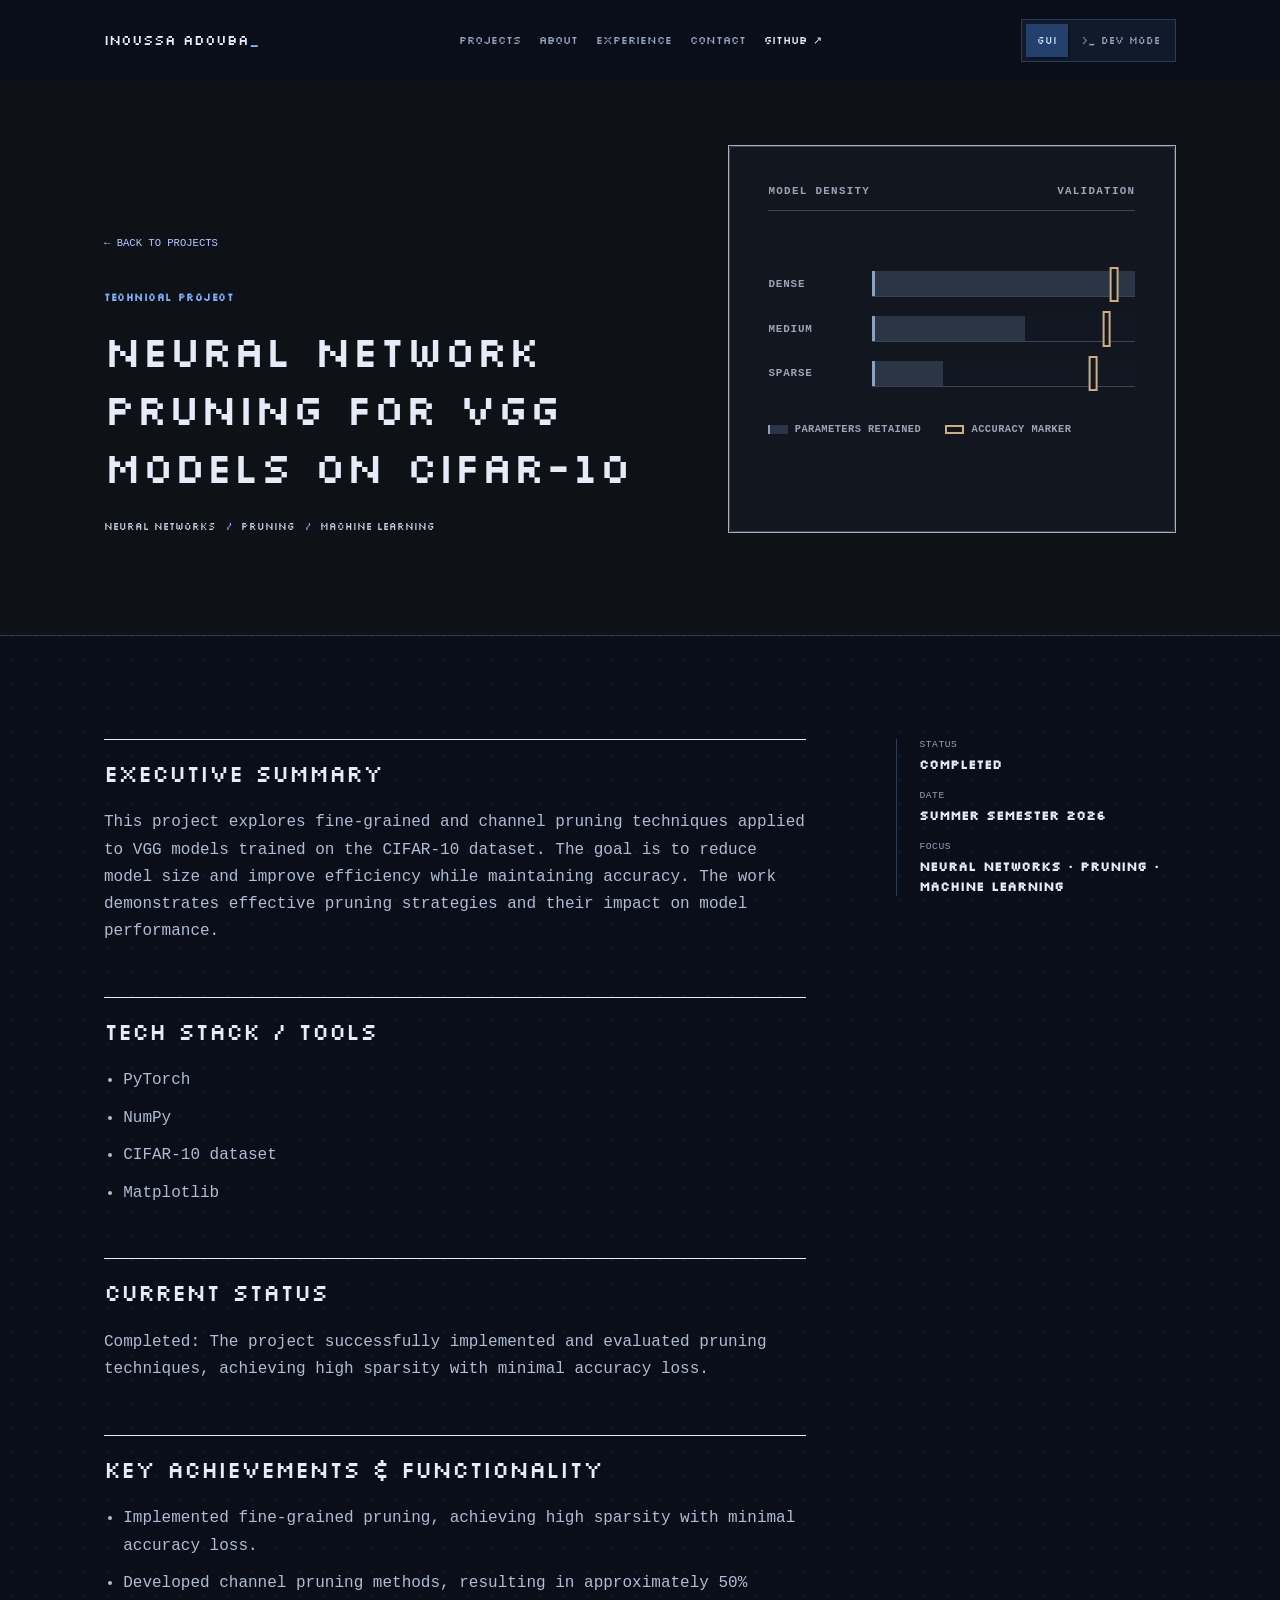
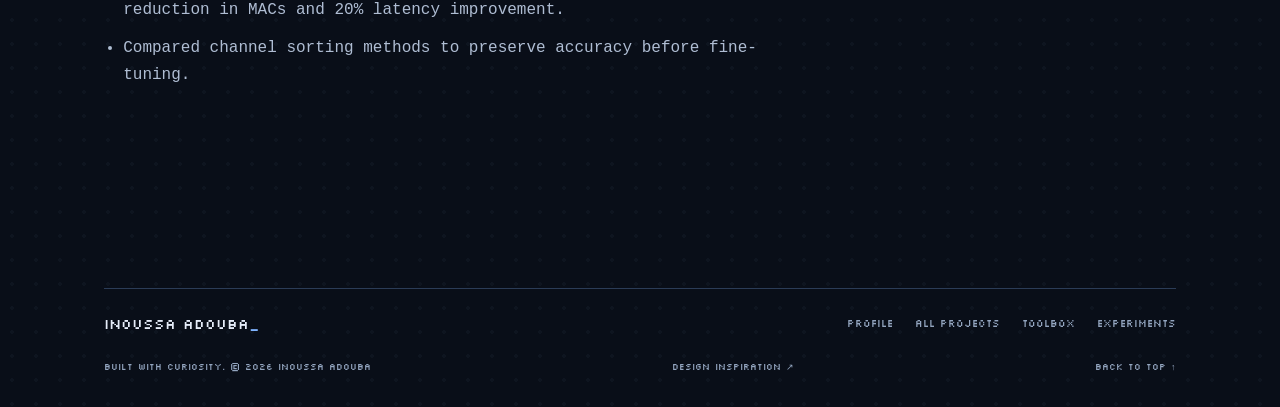
<file: projects/ml3-prak01-ino/index.html>
<!DOCTYPE html><html lang="en"><head><meta charset="UTF-8"><meta name="viewport" content="width=device-width"><meta name="description" content="Neural Network Pruning for VGG Models on CIFAR-10 — a technical project by Inoussa Adouba."><meta name="theme-color" content="#090e18"><script>
      try { document.documentElement.dataset.siteMode = localStorage.getItem('portfolio-mode') === 'dev' ? 'dev' : 'gui'; }
      catch { document.documentElement.dataset.siteMode = 'gui'; }
    </script><link rel="canonical" href="https://yun1us.github.io/projects/ml3-prak01-ino/"><meta property="og:title" content="Neural Network Pruning for VGG Models on CIFAR-10 | Inoussa Adouba"><meta property="og:description" content="Neural Network Pruning for VGG Models on CIFAR-10 — a technical project by Inoussa Adouba."><meta property="og:type" content="website"><meta property="og:url" content="https://yun1us.github.io/projects/ml3-prak01-ino/"><meta property="og:image" content="https://yun1us.github.io/og.png"><meta property="og:image:alt" content="Inoussa Adouba — AI engineering, robotics, and applied machine learning"><meta name="twitter:card" content="summary_large_image"><meta name="twitter:title" content="Neural Network Pruning for VGG Models on CIFAR-10 | Inoussa Adouba"><meta name="twitter:description" content="Neural Network Pruning for VGG Models on CIFAR-10 — a technical project by Inoussa Adouba."><meta name="twitter:image" content="https://yun1us.github.io/og.png"><link rel="icon" href="/favicon.svg" type="image/svg+xml"><link rel="preload" href="/fonts/silkscreen.ttf" as="font" type="font/ttf" crossorigin><style>@font-face{font-family:Silkscreen;src:url("/fonts/silkscreen.ttf") format("truetype");font-weight:400;font-style:normal;font-display:swap;}</style><title>Neural Network Pruning for VGG Models on CIFAR-10 | Inoussa Adouba</title><link rel="stylesheet" href="/_astro/BaseLayout.mEJoTnn2.css"><link rel="stylesheet" href="/_astro/ProjectEvidenceVisual.CqyDOFUH.css"></head><body class="pixel-site"><a class="skip-link" href="#main-content">Skip to content</a><header class="pixel-header"><div class="pixel-container pixel-header-inner"><a class="pixel-brand" href="/">Inoussa Adouba<span aria-hidden="true">_</span></a><nav class="pixel-desktop-nav" aria-label="Primary navigation"><a href="/#projects">Projects</a><a href="/#about">About</a><a href="/#experience">Experience</a><a href="/#contact">Contact</a><a href="https://github.com/Yun1us" target="_blank" rel="noreferrer">GitHub ↗</a></nav><div class="mode-switch" role="group" aria-label="Website mode"><button type="button" data-set-mode="gui" aria-pressed="true">GUI</button><button type="button" data-set-mode="dev" aria-pressed="false"><span aria-hidden="true">&gt;_</span> Dev mode</button></div><details class="pixel-mobile-menu"><summary>Menu <span aria-hidden="true">+</span></summary><nav aria-label="Mobile navigation"><a href="/#projects">Projects</a><a href="/#about">About</a><a href="/#experience">Experience</a><a href="/#contact">Contact</a><a href="/toolbox/">Toolbox</a><a href="https://github.com/Yun1us" target="_blank" rel="noreferrer">GitHub ↗</a></nav></details></div></header><main id="main-content"><div data-gui-view><section class="project-hero"><div class="container project-hero__grid"><div><a class="breadcrumb" href="/projects/">← Back to projects</a><p class="project-kicker">Technical project</p><h1>Neural Network Pruning for VGG Models on CIFAR-10</h1><div class="tag-list"><span class="tag">neural networks</span><span class="tag">pruning</span><span class="tag">machine learning</span></div></div><div class="project-hero__visual"><figure class="project-evidence is-pruning" aria-labelledby="project-evidence-ml3-prak01-ino" data-astro-cid-jymbtchc><div class="evidence-surface" data-astro-cid-jymbtchc><div class="pruning-visual" aria-hidden="true" data-astro-cid-jymbtchc><div class="visual-header" data-astro-cid-jymbtchc><span data-astro-cid-jymbtchc>MODEL DENSITY</span><span data-astro-cid-jymbtchc>VALIDATION</span></div><div class="pruning-chart" data-astro-cid-jymbtchc><div class="chart-row row-dense" data-astro-cid-jymbtchc><span class="row-label" data-astro-cid-jymbtchc>DENSE</span><div class="parameter-track" data-astro-cid-jymbtchc><i data-astro-cid-jymbtchc></i><b data-astro-cid-jymbtchc></b></div></div><div class="chart-row row-medium" data-astro-cid-jymbtchc><span class="row-label" data-astro-cid-jymbtchc>MEDIUM</span><div class="parameter-track" data-astro-cid-jymbtchc><i data-astro-cid-jymbtchc></i><b data-astro-cid-jymbtchc></b></div></div><div class="chart-row row-sparse" data-astro-cid-jymbtchc><span class="row-label" data-astro-cid-jymbtchc>SPARSE</span><div class="parameter-track" data-astro-cid-jymbtchc><i data-astro-cid-jymbtchc></i><b data-astro-cid-jymbtchc></b></div></div></div><div class="chart-key" data-astro-cid-jymbtchc><span data-astro-cid-jymbtchc><i class="key-parameters" data-astro-cid-jymbtchc></i> parameters retained</span><span data-astro-cid-jymbtchc><i class="key-accuracy" data-astro-cid-jymbtchc></i> accuracy marker</span></div></div></div><figcaption id="project-evidence-ml3-prak01-ino" data-astro-cid-jymbtchc>Editorial chart showing model parameters decreasing as sparsity increases while validation accuracy remains comparatively stable.</figcaption></figure></div></div></section><div class="container project-layout"><article class="project-article"><h2 id="executive-summary">Executive Summary</h2>
<p>This project explores fine-grained and channel pruning techniques applied to VGG models trained on the CIFAR-10 dataset. The goal is to reduce model size and improve efficiency while maintaining accuracy. The work demonstrates effective pruning strategies and their impact on model performance.</p>
<h2 id="tech-stack--tools">Tech Stack / Tools</h2>
<ul>
<li>PyTorch</li>
<li>NumPy</li>
<li>CIFAR-10 dataset</li>
<li>Matplotlib</li>
</ul>
<h2 id="current-status">Current Status</h2>
<p>Completed: The project successfully implemented and evaluated pruning techniques, achieving high sparsity with minimal accuracy loss.</p>
<h2 id="key-achievements--functionality">Key Achievements &amp; Functionality</h2>
<ul>
<li>Implemented fine-grained pruning, achieving high sparsity with minimal accuracy loss.</li>
<li>Developed channel pruning methods, resulting in approximately 50% reduction in MACs and 20% latency improvement.</li>
<li>Compared channel sorting methods to preserve accuracy before fine-tuning.</li>
</ul>
</article><aside class="project-aside" aria-label="Project metadata"><dl><dt>Status</dt><dd>Completed</dd><dt>Date</dt><dd>Summer semester 2026</dd><dt>Focus</dt><dd>neural networks · pruning · machine learning</dd></dl></aside></div></div><section class="dev-view pixel-container" data-dev-view aria-labelledby="dev-title"><div class="dev-view-heading"><div><p class="pixel-kicker">A different way to explore</p><h1 id="dev-title">The portfolio, as a terminal.</h1></div><span class="dev-directory" data-dev-directory>~</span></div><div class="pixel-terminal dev-terminal" data-terminal><div class="terminal-title"><span class="terminal-lights" aria-hidden="true"><i></i><i></i><i></i></span><span>inoussa / dev mode</span><span class="terminal-readonly">portfolio.sh</span></div><div class="terminal-body"><div class="terminal-output" data-terminal-output role="log" aria-label="Dev terminal output" aria-live="polite" aria-relevant="additions" tabindex="0"><p class="terminal-welcome">INOS / portfolio shell</p><p>Welcome to Inoussa’s corner of the internet.</p><p class="terminal-muted">Explore the portfolio as a filesystem.<br>Start with <span class="accent-text">ls</span>, or try <span class="accent-text">cd projects</span>.<br><span class="accent-text">help</span> lists commands. <span class="accent-text">exit</span> returns to the site.</p></div><form data-terminal-form class="terminal-form"><label for="dev-command">guest@inoussa:<span data-terminal-path>~</span> $</label><input id="dev-command" data-terminal-input name="command" autocomplete="off" autocapitalize="off" spellcheck="false" placeholder="type a command…" aria-label="Dev terminal command" aria-describedby="dev-command-hint" maxlength="500"><button type="submit" aria-label="Run dev command">↵</button></form><p class="terminal-keyboard-hint" id="dev-command-hint">Tab completes · ↑ ↓ history · Ctrl+L clears · exit returns to GUI</p></div><div class="terminal-actions"><button type="button" data-command="ls">ls</button><button type="button" data-command="cd ..">cd ..</button><button type="button" data-command="tree">tree</button><button type="button" data-command="help">help</button><button type="button" data-command="exit">exit ↗</button></div></div><p class="dev-view-note">Try <button type="button" data-dev-example="cd projects">cd projects</button>, then <button type="button" data-dev-example="ls">ls</button>. Use <code>open &lt;file&gt;</code> to view it in the GUI.</p></section></main><script type="application/json" data-portfolio-files>[{"path":"/","description":"Inoussa Adouba — AI engineering, robotics, and applied machine learning.","href":"/"},{"path":"/projects","description":"Research, implementations, and presentations. Use cat \u003cproject> to read one.","href":"/projects/"},{"path":"/experience","description":"Industry and university experience.","href":"/experience/"},{"path":"/education","description":"What I’m studying.","href":"/profile/"},{"path":"/community","description":"Leadership, partnerships, and hackathons.","href":"/profile/"},{"path":"/toolbox","description":"Tools I have used across coursework, industry, and personal projects.","href":"/toolbox/"},{"path":"/experiments","description":"Smaller projects and foundational AI work.","href":"/additional-work/"},{"path":"/README.md","content":"Welcome to Inoussa’s portfolio.\n\nTry this:\n  ls\n  cd projects\n  ls\n  cat bimanual-robot-learning\n  open bimanual-robot-learning\n\nTab completes commands and paths. ↑ / ↓ recall history.\nhelp lists commands; man \u003ccommand> explains one.\nexit returns to the GUI.\n\nThis is a virtual filesystem of the public portfolio. All files are read-only.","href":"/","description":"Start here"},{"path":"/about","content":"Inoussa Adouba\nAI engineering · robotics · applied machine learning\nMunich, Germany\n\nI study Artificial Intelligence at the University of Applied Sciences Landshut and work in AI Operations and Strategy at BMW Group.\n\nMy work spans robot simulation, efficient neural networks, generative design, and intelligent automation. Through TUM.ai, I support international partnerships and student makeathons.","href":"/profile/","description":"Profile and approach"},{"path":"/contact","content":"Let’s talk about AI, robotics, and engineering.\n\nEmail: inoussaadouba@gmail.com\nLinkedIn: https://www.linkedin.com/in/inoussa-adouba/\nGitHub: https://github.com/Yun1us\nLocation: Munich, Germany\n\nUse email, linkedin, or github for a clickable link.","href":"/#contact","description":"Email and social links"},{"path":"/experience/bmw-ai-operations","content":"AI Operations and Strategy | Technology\nBMW Group · Munich\nFebruary 2026 — Present\n\nI identify and assess AI opportunities in operational workflows, then help align technical approaches with measurable value and scalable implementation.","href":"/experience/","description":"Current role at BMW Group"},{"path":"/experience/bmw-automation","content":"AI & Automation Intern\nBMW Group · Munich\nSeptember — December 2025\n\nI built software-based solutions for automation, data processing, and real operational workflows.","href":"/experience/","description":"AI and automation internship"},{"path":"/experience/academic-assistant","content":"Academic Assistant\nUniversity of Applied Sciences Landshut\nMay — October 2025\n\nI improved digital content and internal systems while contributing to web development and digital communication.","href":"/experience/","description":"University digital systems"},{"path":"/education/artificial-intelligence","content":"B.Sc. Artificial Intelligence\nUniversity of Applied Sciences Landshut\n2023 — 2027 (expected)\n\nFocus: artificial intelligence, robotics, and applied machine learning.","href":"/profile/","description":"B.Sc. AI · expected 2027"},{"path":"/community/tum-ai","content":"TUM.ai\nGlobal Affairs & Makeathon Team\n2025 — Present\n\nSupporting international partnerships and student makeathons.","href":"/profile/","description":"Global Affairs and Makeathon Team"},{"path":"/community/it-landshut","content":"Innovation & Technology Landshut e.V.\nVice Chairman\n2024 — Present","href":"/profile/","description":"Vice Chairman"},{"path":"/community/awards","content":"Winner — TUM.ai × BKW Engineering Hackathon 2025\n2nd place, Wildtrack — hackaTUM 2025","href":"/profile/","description":"Hackathon awards"},{"path":"/toolbox/ai-ml","content":"PyTorch\nJAX\nTensorFlow\nscikit-learn\nKeras\nTorchvision\nTransformers\nDiffusion transformers\nEmbeddings\nModel evaluation","href":"/toolbox/","description":"AI & Machine Learning"},{"path":"/toolbox/engineering","content":"Python\nJava\nGit\nDocker\nLinux\nROS\nVR teleoperation\nRobot simulation","href":"/toolbox/","description":"Engineering & Robotics"},{"path":"/toolbox/data-systems","content":"SQL\nNoSQL\nData pipelines\nPreprocessing\nDataset auditing\nTraining workflows\nMCP","href":"/toolbox/","description":"Data & Systems"},{"path":"/toolbox/scientific-computing","content":"NumPy\nSciPy\npandas\nSymPy\nMatplotlib\nscikit-image","href":"/toolbox/","description":"Scientific Computing"},{"path":"/toolbox/compute-workflow","content":"Modal\nuv\nJupyter\nGPU training\nMultiprocessing","href":"/toolbox/","description":"Compute & Workflow"},{"path":"/toolbox/model-efficiency","content":"Fine-grained pruning\nChannel pruning\nK-means quantization\nLinear quantization\nfast-pytorch-kmeans\ntorchprofile","href":"/toolbox/","description":"Model Efficiency"},{"path":"/experiments/gpt2-transformer","content":"GPT-2 Style Transformer\n\nBuilt a transformer in PyTorch with a custom data pipeline, tokenizer, multi-head attention, and training loop to understand the model stack end to end.","href":"/additional-work/","description":"Transformer from the ground up"},{"path":"/experiments/gendesign","content":"GenDesign\n\nCreated a hackathon prototype combining physics-based modelling, machine learning, and 3D visualisation for AI-assisted beam optimisation.","href":"/additional-work/","description":"AI-assisted beam optimisation"},{"path":"/experiments/language-representations","content":"Language Representation Lab\n\nImplemented Skip-Gram, CBOW, and N-gram representations and applied them to text classification tasks.","href":"/additional-work/","description":"Word representations and classification"},{"path":"/projects/bimanual-robot-learning","description":"Bimanual Robot Learning for Demonstration-Based Manipulation","href":"/projects/bimanual-robot-learning/","date":"2026-07-31","content":"Bimanual Robot Learning for Demonstration-Based Manipulation\nStatus: Active\nDate: July 31, 2026 — Present\nTools: Robotics, Imitation Learning, Bimanual Manipulation, Teleoperation, Simulation\n\n## Executive Summary\nThis active university team project explores how a bimanual robotic system can learn manipulation tasks from human demonstrations. The work combines human-guided data collection, synchronized visual and robot observations, supervised behavior cloning, and evaluation in simulation and on physical hardware. My current contribution focuses on system-level preparation and defining a reliable workflow for data collection, training, and evaluation.\n\n## Project Context & My Role\nTraditional robot programming often requires individual motions to be specified manually and can be difficult to adapt when objects or starting conditions change. This project investigates demonstration-based learning as an alternative: a person demonstrates a manipulation task and a task-specific policy learns from those examples.\n\nThe work is an active university research team project. My current responsibilities include technical preparation, analysis of the overall learning workflow, specification of the data pipeline, investigation of control and simulation requirements, and preparation for model integration. Implementation responsibilities will develop as the project progresses.\n\n## Technical Approach\nHuman-guided manipulation demonstrations will be recorded together with synchronized visual observations and robot-state information. The collected streams will be converted into aligned training episodes and used for supervised behavior cloning. Policies will then be evaluated in simulation and, when appropriate, on the physical system.\n\nDetailed architecture and implementation information will be added when it can be shared publicly.\n\n## Tech Stack / Tools\n- Python\n- PyTorch\n- Supervised behavior cloning\n- Robot simulation\n- Bimanual robot control\n- Multi-view visual observations\n- Synchronized data collection and evaluation tooling\n- Git\n\nAdditional technical information will be added soon.\n\n## Current Status\nThe project is in active early-stage development. The initial research direction and system-level workflow have been defined, while integration, data collection, model training, and evaluation remain in progress. It is an experimental research prototype and is not production-ready.\n\n## Key Achievements & Functionality\nDetailed achievements and implemented functionality will be added soon as the project progresses and the relevant information can be shared publicly.\n\n## Evaluation Plan\nThe project will evaluate learned manipulation behavior in controlled simulation and physical-system trials. Detailed evaluation criteria and results will be added when they are available for public release.\n\n## Next Steps\n- Continue the initial system integration.\n- Establish a reliable demonstration-recording workflow.\n- Collect and validate training episodes.\n- Train an initial supervised behavior-cloning baseline.\n- Evaluate the learned behavior under defined test conditions.\n\n## References & Contributing Sources\nSources and contributing research links will be added soon."},{"path":"/projects/diffumeta-project","description":"DiffuMeta: Generative Framework for Metamaterial Design","href":"/projects/diffumeta-project/","date":"2026-05-01","content":"DiffuMeta: Generative Framework for Metamaterial Design\nStatus: Active\nDate: May 1, 2026\nTools: generative modeling, diffusion transformers, metamaterials\n\n## Executive Summary\nDiffuMeta is a generative framework that integrates diffusion transformers with algebraic language representation to design 3D shell structures. It aims to generate novel structures with targeted mechanical properties, addressing the one-to-many mapping challenge by producing diverse solutions.\n\n## Tech Stack / Tools\n- Diffusion transformers\n- Algebraic language representation\n\n## Current Status\nActive development, focusing on experimental validation of fabricated structures to confirm the efficacy of the approach.\n\n## Key Achievements & Functionality\n- Developed a compact parameterization for 3D geometries using mathematical sentences.\n- Enabled simultaneous control over multiple mechanical objectives, including linear and nonlinear responses.\n- Validated the approach through experimental tests on 3D-printed shell structures."},{"path":"/projects/humanoid-robotics-bmw","description":"Humanoid Robotics Simulation with BMW Group","href":"/projects/humanoid-robotics-bmw/","date":"2026-07-09","content":"Humanoid Robotics Simulation with BMW Group\nStatus: Completed\nDate: 2026-07-09\nTools: Humanoid Robotics, ROS, VR Teleoperation, Simulation, Imitation Learning\n\n## Executive Summary\nAn interdisciplinary university project developed with BMW Group explored how humanoid robotics could support manufacturing tasks. The technical work focused on a VR-driven simulation architecture for intuitive robot teleoperation, demonstration capture, and a future imitation-learning workflow.\n\n## Tech Stack / Tools\n- ROS middleware\n- VR headset and controllers\n- Hand-tracking input\n- 3D robot simulation\n- Robot gripper and three-finger hand\n- Camera feedback pipeline\n- Imitation-learning workflow design\n\n## Current Status\nCompleted as a functional simulation and technical concept. The project delivered the core teleoperation, robot-control, visual-feedback, and setup infrastructure needed to demonstrate the approach, while identifying training-data scale and sim-to-real transfer as the next engineering challenges.\n\n## Key Achievements & Functionality\n- Designed a pipeline connecting VR input, teleoperation, ROS middleware, and a simulated humanoid robot.\n- Implemented control of the robot arms through VR controllers or hand recognition.\n- Integrated a simulated gripper and three-finger hand for manipulation experiments.\n- Returned the simulated camera view to the headset to close the operator feedback loop.\n- Consolidated startup and environment setup into a shared project structure for repeatable demonstrations.\n- Defined the path from recorded demonstrations to formatted training data and neural-network training.\n- Worked in a joint technical and business-studies team; the technical team owned the architecture, development environment, and simulation implementation while the business team translated the work into strategy and evaluation."},{"path":"/projects/ml3-prak01-ino","description":"Neural Network Pruning for VGG Models on CIFAR-10","href":"/projects/ml3-prak01-ino/","date":"2026-07-10","content":"Neural Network Pruning for VGG Models on CIFAR-10\nStatus: Completed\nDate: Summer semester 2026\nTools: neural networks, pruning, machine learning\n\n## Executive Summary\nThis project explores fine-grained and channel pruning techniques applied to VGG models trained on the CIFAR-10 dataset. The goal is to reduce model size and improve efficiency while maintaining accuracy. The work demonstrates effective pruning strategies and their impact on model performance.\n\n## Tech Stack / Tools\n- PyTorch\n- NumPy\n- CIFAR-10 dataset\n- Matplotlib\n\n## Current Status\nCompleted: The project successfully implemented and evaluated pruning techniques, achieving high sparsity with minimal accuracy loss.\n\n## Key Achievements & Functionality\n- Implemented fine-grained pruning, achieving high sparsity with minimal accuracy loss.\n- Developed channel pruning methods, resulting in approximately 50% reduction in MACs and 20% latency improvement.\n- Compared channel sorting methods to preserve accuracy before fine-tuning."},{"path":"/projects/ml3-prak03-ino","description":"Quantization Techniques for Neural Networks","href":"/projects/ml3-prak03-ino/","date":"2026-07-10","content":"Quantization Techniques for Neural Networks\nStatus: Active\nDate: Summer semester 2026\nTools: quantization, neural networks, deep learning\n\n## Executive Summary\nThis project explores various quantization techniques to reduce model size and improve inference speed for neural networks. It focuses on implementing k-means and linear quantization methods to compress a VGG model trained on CIFAR10.\n\n## Tech Stack / Tools\n- Python 3.11\n- PyTorch\n- fast-pytorch-kmeans\n- NumPy\n- Matplotlib\n- Torchvision\n\n## Current Status\nActive: The project is actively exploring quantization methods, with implementations for k-means and linear quantization completed.\n\n## Key Achievements & Functionality\n- Implemented k-means quantization using fast-pytorch-kmeans to cluster synapses and reduce model size.\n- Developed linear quantization methods to directly round floating-point values to quantized integers.\n- Achieved a reduction in model size and latency while maintaining acceptable accuracy levels.\n- Provided visualization tools to analyze the distribution of quantized weights and validate quantization methods."},{"path":"/projects/seminar-project","description":"Seminar Presentation: RODE and Role-Based Multi-Agent Learning","href":"/projects/seminar-project/","date":"2026-06-19","content":"Seminar Presentation: RODE and Role-Based Multi-Agent Learning\nStatus: Completed\nDate: 2026-06-19\nTools: Multi-Agent Reinforcement Learning, Role Decomposition, Research Presentation\n\n## Executive Summary\nThis seminar presentation analyzed and explained **RODE: Learning Roles to Decompose Multi-Agent Tasks**, an existing research paper presented at ICLR 2021. The presentation focused on how the paper decomposes Multi-Agent Reinforcement Learning tasks into role-specific action spaces and uses a bi-level hierarchy to improve coordination; it was not my own paper or original implementation.\n\n## Tech Stack / Tools\n- Multi-Agent Reinforcement Learning concepts\n- Role decomposition and k-means clustering\n- QMIX-style mixing networks\n- StarCraft Multi-Agent Challenge (SMAC) evaluation environment\n- Technical presentation and seminar handout\n\n## Current Status\nCompleted seminar presentation. My contribution was reviewing the published work, synthesizing its technical approach and reported results, and communicating them through presentation slides and a handout.\n\n## Key Achievements & Functionality\n- Explained the motivation for reducing large joint action spaces through learned agent roles.\n- Presented the paper's action-effect embeddings and bi-level role-selection and execution hierarchy.\n- Summarized the authors' experimental setup and reported performance across SMAC maps.\n- Discussed the paper's reported zero-shot transfer behavior and implications for multi-agent coordination.\n- Prepared presentation material and a concise seminar handout for the technical discussion."}]</script><footer class="pixel-footer pixel-container"><div class="pixel-footer-top"><a class="pixel-brand" href="/">Inoussa Adouba<span aria-hidden="true">_</span></a><nav aria-label="Footer navigation"><a href="/profile/">Profile</a><a href="/projects/">All projects</a><a href="/toolbox/">Toolbox</a><a href="/additional-work/">Experiments</a></nav></div><div class="pixel-footer-bottom"><p>Built with curiosity. © 2026 Inoussa Adouba</p><a href="https://www.samuelrizzon.dev/log/how-this-site-was-built" target="_blank" rel="noreferrer">Design inspiration ↗</a><a href="#main-content">Back to top ↑</a></div></footer><script type="module" src="/_astro/BaseLayout.astro_astro_type_script_index_0_lang.CM07WAYM.js"></script></body></html>
</file>
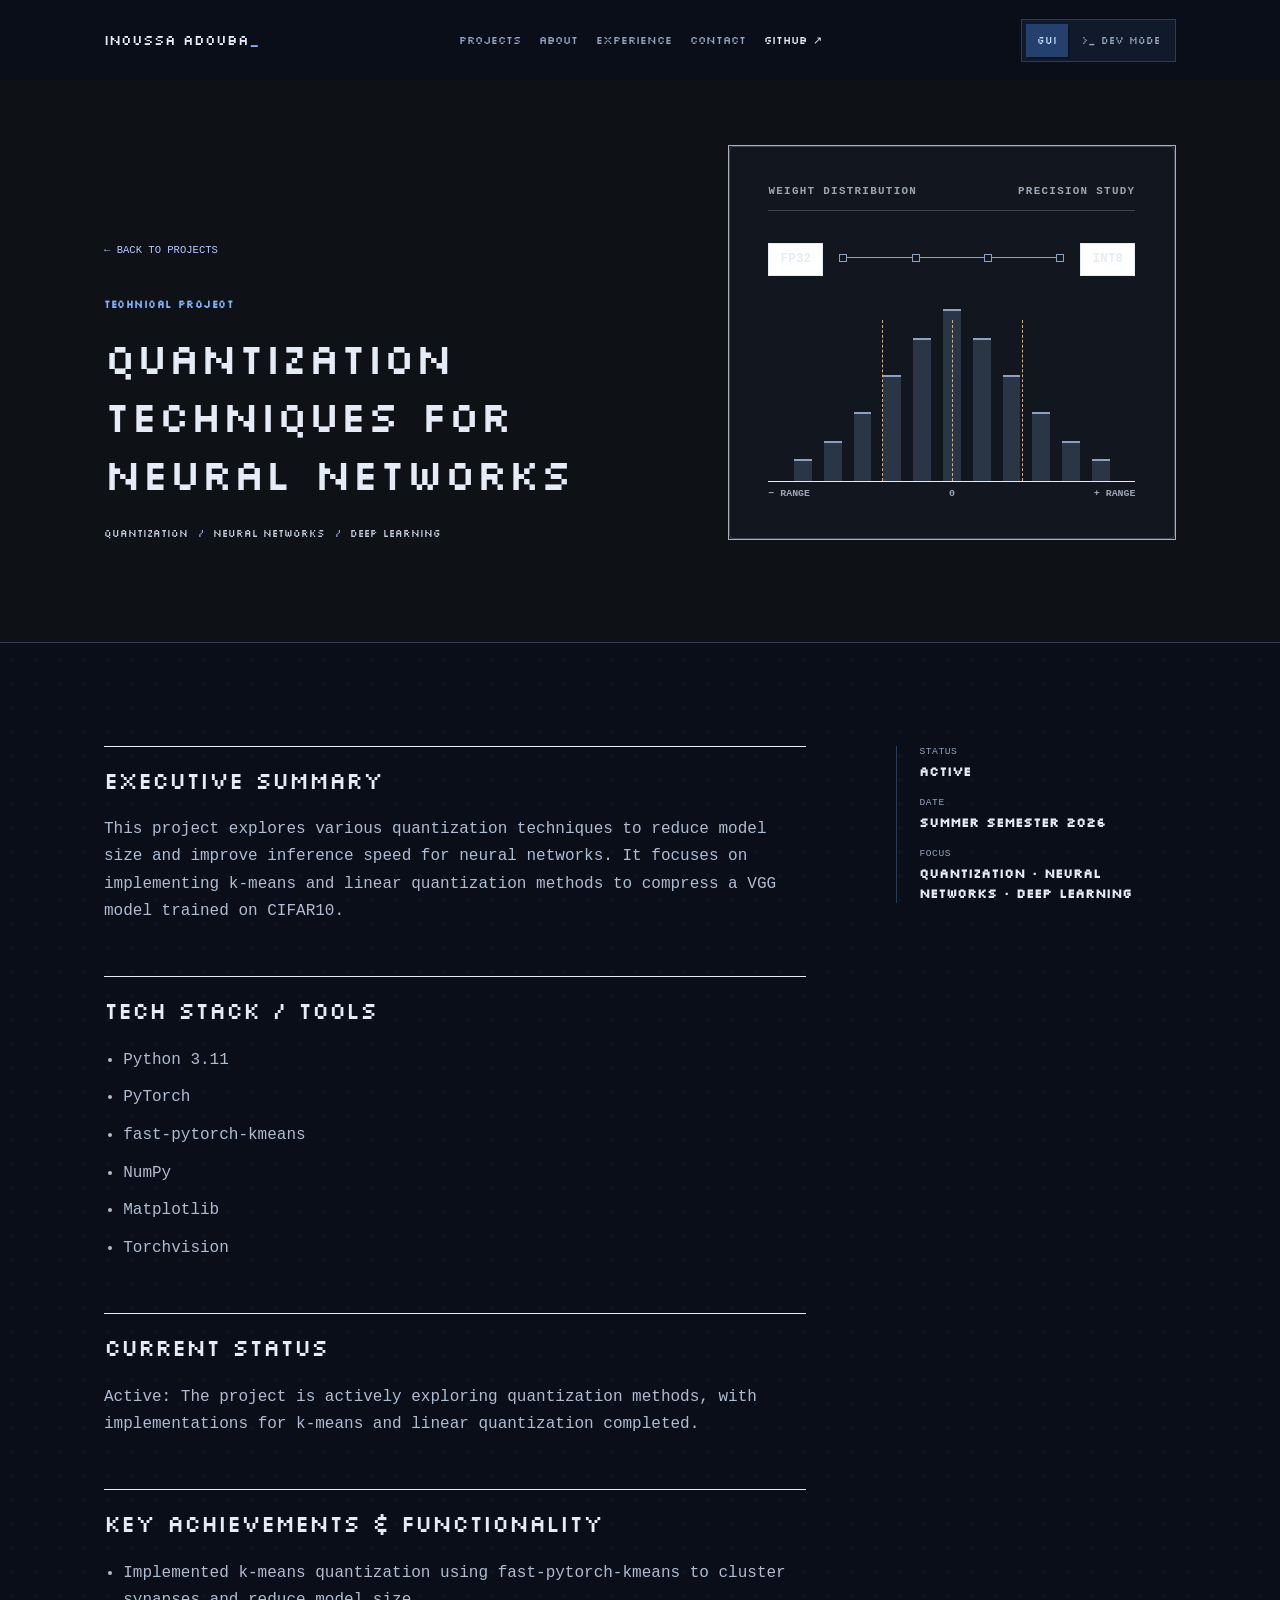
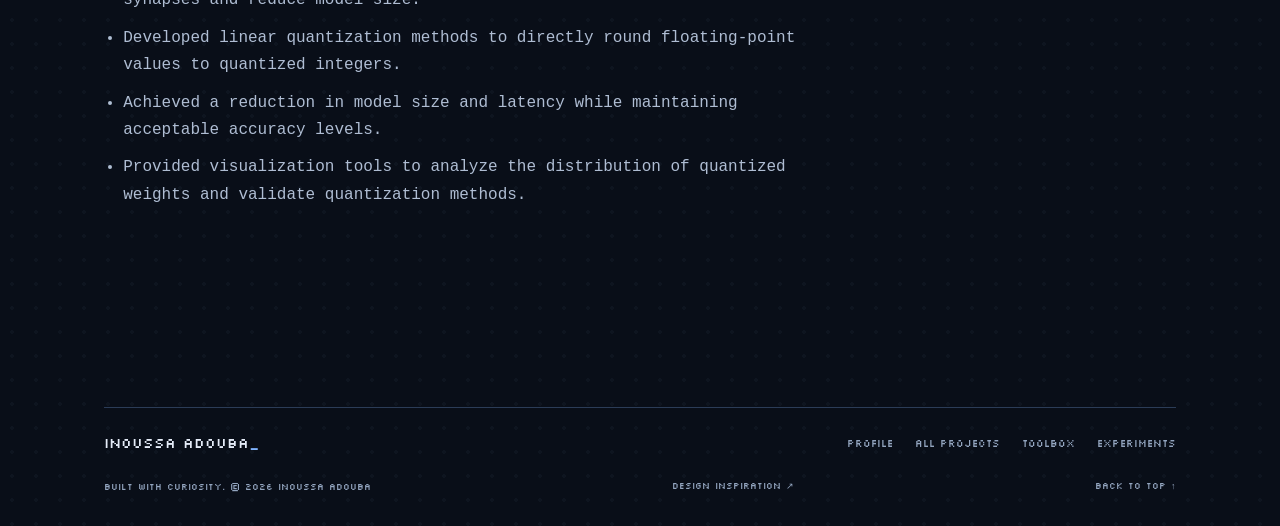
<file: projects/ml3-prak03-ino/index.html>
<!DOCTYPE html><html lang="en"><head><meta charset="UTF-8"><meta name="viewport" content="width=device-width"><meta name="description" content="Quantization Techniques for Neural Networks — a technical project by Inoussa Adouba."><meta name="theme-color" content="#090e18"><script>
      try { document.documentElement.dataset.siteMode = localStorage.getItem('portfolio-mode') === 'dev' ? 'dev' : 'gui'; }
      catch { document.documentElement.dataset.siteMode = 'gui'; }
    </script><link rel="canonical" href="https://yun1us.github.io/projects/ml3-prak03-ino/"><meta property="og:title" content="Quantization Techniques for Neural Networks | Inoussa Adouba"><meta property="og:description" content="Quantization Techniques for Neural Networks — a technical project by Inoussa Adouba."><meta property="og:type" content="website"><meta property="og:url" content="https://yun1us.github.io/projects/ml3-prak03-ino/"><meta property="og:image" content="https://yun1us.github.io/og.png"><meta property="og:image:alt" content="Inoussa Adouba — AI engineering, robotics, and applied machine learning"><meta name="twitter:card" content="summary_large_image"><meta name="twitter:title" content="Quantization Techniques for Neural Networks | Inoussa Adouba"><meta name="twitter:description" content="Quantization Techniques for Neural Networks — a technical project by Inoussa Adouba."><meta name="twitter:image" content="https://yun1us.github.io/og.png"><link rel="icon" href="/favicon.svg" type="image/svg+xml"><link rel="preload" href="/fonts/silkscreen.ttf" as="font" type="font/ttf" crossorigin><style>@font-face{font-family:Silkscreen;src:url("/fonts/silkscreen.ttf") format("truetype");font-weight:400;font-style:normal;font-display:swap;}</style><title>Quantization Techniques for Neural Networks | Inoussa Adouba</title><link rel="stylesheet" href="/_astro/BaseLayout.mEJoTnn2.css"><link rel="stylesheet" href="/_astro/ProjectEvidenceVisual.CqyDOFUH.css"></head><body class="pixel-site"><a class="skip-link" href="#main-content">Skip to content</a><header class="pixel-header"><div class="pixel-container pixel-header-inner"><a class="pixel-brand" href="/">Inoussa Adouba<span aria-hidden="true">_</span></a><nav class="pixel-desktop-nav" aria-label="Primary navigation"><a href="/#projects">Projects</a><a href="/#about">About</a><a href="/#experience">Experience</a><a href="/#contact">Contact</a><a href="https://github.com/Yun1us" target="_blank" rel="noreferrer">GitHub ↗</a></nav><div class="mode-switch" role="group" aria-label="Website mode"><button type="button" data-set-mode="gui" aria-pressed="true">GUI</button><button type="button" data-set-mode="dev" aria-pressed="false"><span aria-hidden="true">&gt;_</span> Dev mode</button></div><details class="pixel-mobile-menu"><summary>Menu <span aria-hidden="true">+</span></summary><nav aria-label="Mobile navigation"><a href="/#projects">Projects</a><a href="/#about">About</a><a href="/#experience">Experience</a><a href="/#contact">Contact</a><a href="/toolbox/">Toolbox</a><a href="https://github.com/Yun1us" target="_blank" rel="noreferrer">GitHub ↗</a></nav></details></div></header><main id="main-content"><div data-gui-view><section class="project-hero"><div class="container project-hero__grid"><div><a class="breadcrumb" href="/projects/">← Back to projects</a><p class="project-kicker">Technical project</p><h1>Quantization Techniques for Neural Networks</h1><div class="tag-list"><span class="tag">quantization</span><span class="tag">neural networks</span><span class="tag">deep learning</span></div></div><div class="project-hero__visual"><figure class="project-evidence is-quantization" aria-labelledby="project-evidence-ml3-prak03-ino" data-astro-cid-jymbtchc><div class="evidence-surface" data-astro-cid-jymbtchc><div class="quantization-visual" aria-hidden="true" data-astro-cid-jymbtchc><div class="visual-header" data-astro-cid-jymbtchc><span data-astro-cid-jymbtchc>WEIGHT DISTRIBUTION</span><span data-astro-cid-jymbtchc>PRECISION STUDY</span></div><div class="precision-route" data-astro-cid-jymbtchc><strong data-astro-cid-jymbtchc>FP32</strong><span class="route-line" data-astro-cid-jymbtchc><i data-astro-cid-jymbtchc></i><i data-astro-cid-jymbtchc></i><i data-astro-cid-jymbtchc></i><i data-astro-cid-jymbtchc></i></span><strong data-astro-cid-jymbtchc>INT8</strong></div><div class="histogram" data-astro-cid-jymbtchc><i class="bar-1" data-astro-cid-jymbtchc></i><i class="bar-2" data-astro-cid-jymbtchc></i><i class="bar-3" data-astro-cid-jymbtchc></i><i class="bar-4" data-astro-cid-jymbtchc></i><i class="bar-5" data-astro-cid-jymbtchc></i><i class="bar-6" data-astro-cid-jymbtchc></i><i class="bar-7" data-astro-cid-jymbtchc></i><i class="bar-8" data-astro-cid-jymbtchc></i><i class="bar-9" data-astro-cid-jymbtchc></i><i class="bar-10" data-astro-cid-jymbtchc></i><i class="bar-11" data-astro-cid-jymbtchc></i><span class="level level-a" data-astro-cid-jymbtchc></span><span class="level level-b" data-astro-cid-jymbtchc></span><span class="level level-c" data-astro-cid-jymbtchc></span></div><div class="histogram-axis" data-astro-cid-jymbtchc><span data-astro-cid-jymbtchc>− range</span><span data-astro-cid-jymbtchc>0</span><span data-astro-cid-jymbtchc>+ range</span></div></div></div><figcaption id="project-evidence-ml3-prak03-ino" data-astro-cid-jymbtchc>Weight distribution grouped into fewer discrete values as numerical precision moves from floating point to integer representation.</figcaption></figure></div></div></section><div class="container project-layout"><article class="project-article"><h2 id="executive-summary">Executive Summary</h2>
<p>This project explores various quantization techniques to reduce model size and improve inference speed for neural networks. It focuses on implementing k-means and linear quantization methods to compress a VGG model trained on CIFAR10.</p>
<h2 id="tech-stack--tools">Tech Stack / Tools</h2>
<ul>
<li>Python 3.11</li>
<li>PyTorch</li>
<li>fast-pytorch-kmeans</li>
<li>NumPy</li>
<li>Matplotlib</li>
<li>Torchvision</li>
</ul>
<h2 id="current-status">Current Status</h2>
<p>Active: The project is actively exploring quantization methods, with implementations for k-means and linear quantization completed.</p>
<h2 id="key-achievements--functionality">Key Achievements &amp; Functionality</h2>
<ul>
<li>Implemented k-means quantization using fast-pytorch-kmeans to cluster synapses and reduce model size.</li>
<li>Developed linear quantization methods to directly round floating-point values to quantized integers.</li>
<li>Achieved a reduction in model size and latency while maintaining acceptable accuracy levels.</li>
<li>Provided visualization tools to analyze the distribution of quantized weights and validate quantization methods.</li>
</ul>
</article><aside class="project-aside" aria-label="Project metadata"><dl><dt>Status</dt><dd>Active</dd><dt>Date</dt><dd>Summer semester 2026</dd><dt>Focus</dt><dd>quantization · neural networks · deep learning</dd></dl></aside></div></div><section class="dev-view pixel-container" data-dev-view aria-labelledby="dev-title"><div class="dev-view-heading"><div><p class="pixel-kicker">A different way to explore</p><h1 id="dev-title">The portfolio, as a terminal.</h1></div><span class="dev-directory" data-dev-directory>~</span></div><div class="pixel-terminal dev-terminal" data-terminal><div class="terminal-title"><span class="terminal-lights" aria-hidden="true"><i></i><i></i><i></i></span><span>inoussa / dev mode</span><span class="terminal-readonly">portfolio.sh</span></div><div class="terminal-body"><div class="terminal-output" data-terminal-output role="log" aria-label="Dev terminal output" aria-live="polite" aria-relevant="additions" tabindex="0"><p class="terminal-welcome">INOS / portfolio shell</p><p>Welcome to Inoussa’s corner of the internet.</p><p class="terminal-muted">Explore the portfolio as a filesystem.<br>Start with <span class="accent-text">ls</span>, or try <span class="accent-text">cd projects</span>.<br><span class="accent-text">help</span> lists commands. <span class="accent-text">exit</span> returns to the site.</p></div><form data-terminal-form class="terminal-form"><label for="dev-command">guest@inoussa:<span data-terminal-path>~</span> $</label><input id="dev-command" data-terminal-input name="command" autocomplete="off" autocapitalize="off" spellcheck="false" placeholder="type a command…" aria-label="Dev terminal command" aria-describedby="dev-command-hint" maxlength="500"><button type="submit" aria-label="Run dev command">↵</button></form><p class="terminal-keyboard-hint" id="dev-command-hint">Tab completes · ↑ ↓ history · Ctrl+L clears · exit returns to GUI</p></div><div class="terminal-actions"><button type="button" data-command="ls">ls</button><button type="button" data-command="cd ..">cd ..</button><button type="button" data-command="tree">tree</button><button type="button" data-command="help">help</button><button type="button" data-command="exit">exit ↗</button></div></div><p class="dev-view-note">Try <button type="button" data-dev-example="cd projects">cd projects</button>, then <button type="button" data-dev-example="ls">ls</button>. Use <code>open &lt;file&gt;</code> to view it in the GUI.</p></section></main><script type="application/json" data-portfolio-files>[{"path":"/","description":"Inoussa Adouba — AI engineering, robotics, and applied machine learning.","href":"/"},{"path":"/projects","description":"Research, implementations, and presentations. Use cat \u003cproject> to read one.","href":"/projects/"},{"path":"/experience","description":"Industry and university experience.","href":"/experience/"},{"path":"/education","description":"What I’m studying.","href":"/profile/"},{"path":"/community","description":"Leadership, partnerships, and hackathons.","href":"/profile/"},{"path":"/toolbox","description":"Tools I have used across coursework, industry, and personal projects.","href":"/toolbox/"},{"path":"/experiments","description":"Smaller projects and foundational AI work.","href":"/additional-work/"},{"path":"/README.md","content":"Welcome to Inoussa’s portfolio.\n\nTry this:\n  ls\n  cd projects\n  ls\n  cat bimanual-robot-learning\n  open bimanual-robot-learning\n\nTab completes commands and paths. ↑ / ↓ recall history.\nhelp lists commands; man \u003ccommand> explains one.\nexit returns to the GUI.\n\nThis is a virtual filesystem of the public portfolio. All files are read-only.","href":"/","description":"Start here"},{"path":"/about","content":"Inoussa Adouba\nAI engineering · robotics · applied machine learning\nMunich, Germany\n\nI study Artificial Intelligence at the University of Applied Sciences Landshut and work in AI Operations and Strategy at BMW Group.\n\nMy work spans robot simulation, efficient neural networks, generative design, and intelligent automation. Through TUM.ai, I support international partnerships and student makeathons.","href":"/profile/","description":"Profile and approach"},{"path":"/contact","content":"Let’s talk about AI, robotics, and engineering.\n\nEmail: inoussaadouba@gmail.com\nLinkedIn: https://www.linkedin.com/in/inoussa-adouba/\nGitHub: https://github.com/Yun1us\nLocation: Munich, Germany\n\nUse email, linkedin, or github for a clickable link.","href":"/#contact","description":"Email and social links"},{"path":"/experience/bmw-ai-operations","content":"AI Operations and Strategy | Technology\nBMW Group · Munich\nFebruary 2026 — Present\n\nI identify and assess AI opportunities in operational workflows, then help align technical approaches with measurable value and scalable implementation.","href":"/experience/","description":"Current role at BMW Group"},{"path":"/experience/bmw-automation","content":"AI & Automation Intern\nBMW Group · Munich\nSeptember — December 2025\n\nI built software-based solutions for automation, data processing, and real operational workflows.","href":"/experience/","description":"AI and automation internship"},{"path":"/experience/academic-assistant","content":"Academic Assistant\nUniversity of Applied Sciences Landshut\nMay — October 2025\n\nI improved digital content and internal systems while contributing to web development and digital communication.","href":"/experience/","description":"University digital systems"},{"path":"/education/artificial-intelligence","content":"B.Sc. Artificial Intelligence\nUniversity of Applied Sciences Landshut\n2023 — 2027 (expected)\n\nFocus: artificial intelligence, robotics, and applied machine learning.","href":"/profile/","description":"B.Sc. AI · expected 2027"},{"path":"/community/tum-ai","content":"TUM.ai\nGlobal Affairs & Makeathon Team\n2025 — Present\n\nSupporting international partnerships and student makeathons.","href":"/profile/","description":"Global Affairs and Makeathon Team"},{"path":"/community/it-landshut","content":"Innovation & Technology Landshut e.V.\nVice Chairman\n2024 — Present","href":"/profile/","description":"Vice Chairman"},{"path":"/community/awards","content":"Winner — TUM.ai × BKW Engineering Hackathon 2025\n2nd place, Wildtrack — hackaTUM 2025","href":"/profile/","description":"Hackathon awards"},{"path":"/toolbox/ai-ml","content":"PyTorch\nJAX\nTensorFlow\nscikit-learn\nKeras\nTorchvision\nTransformers\nDiffusion transformers\nEmbeddings\nModel evaluation","href":"/toolbox/","description":"AI & Machine Learning"},{"path":"/toolbox/engineering","content":"Python\nJava\nGit\nDocker\nLinux\nROS\nVR teleoperation\nRobot simulation","href":"/toolbox/","description":"Engineering & Robotics"},{"path":"/toolbox/data-systems","content":"SQL\nNoSQL\nData pipelines\nPreprocessing\nDataset auditing\nTraining workflows\nMCP","href":"/toolbox/","description":"Data & Systems"},{"path":"/toolbox/scientific-computing","content":"NumPy\nSciPy\npandas\nSymPy\nMatplotlib\nscikit-image","href":"/toolbox/","description":"Scientific Computing"},{"path":"/toolbox/compute-workflow","content":"Modal\nuv\nJupyter\nGPU training\nMultiprocessing","href":"/toolbox/","description":"Compute & Workflow"},{"path":"/toolbox/model-efficiency","content":"Fine-grained pruning\nChannel pruning\nK-means quantization\nLinear quantization\nfast-pytorch-kmeans\ntorchprofile","href":"/toolbox/","description":"Model Efficiency"},{"path":"/experiments/gpt2-transformer","content":"GPT-2 Style Transformer\n\nBuilt a transformer in PyTorch with a custom data pipeline, tokenizer, multi-head attention, and training loop to understand the model stack end to end.","href":"/additional-work/","description":"Transformer from the ground up"},{"path":"/experiments/gendesign","content":"GenDesign\n\nCreated a hackathon prototype combining physics-based modelling, machine learning, and 3D visualisation for AI-assisted beam optimisation.","href":"/additional-work/","description":"AI-assisted beam optimisation"},{"path":"/experiments/language-representations","content":"Language Representation Lab\n\nImplemented Skip-Gram, CBOW, and N-gram representations and applied them to text classification tasks.","href":"/additional-work/","description":"Word representations and classification"},{"path":"/projects/bimanual-robot-learning","description":"Bimanual Robot Learning for Demonstration-Based Manipulation","href":"/projects/bimanual-robot-learning/","date":"2026-07-31","content":"Bimanual Robot Learning for Demonstration-Based Manipulation\nStatus: Active\nDate: July 31, 2026 — Present\nTools: Robotics, Imitation Learning, Bimanual Manipulation, Teleoperation, Simulation\n\n## Executive Summary\nThis active university team project explores how a bimanual robotic system can learn manipulation tasks from human demonstrations. The work combines human-guided data collection, synchronized visual and robot observations, supervised behavior cloning, and evaluation in simulation and on physical hardware. My current contribution focuses on system-level preparation and defining a reliable workflow for data collection, training, and evaluation.\n\n## Project Context & My Role\nTraditional robot programming often requires individual motions to be specified manually and can be difficult to adapt when objects or starting conditions change. This project investigates demonstration-based learning as an alternative: a person demonstrates a manipulation task and a task-specific policy learns from those examples.\n\nThe work is an active university research team project. My current responsibilities include technical preparation, analysis of the overall learning workflow, specification of the data pipeline, investigation of control and simulation requirements, and preparation for model integration. Implementation responsibilities will develop as the project progresses.\n\n## Technical Approach\nHuman-guided manipulation demonstrations will be recorded together with synchronized visual observations and robot-state information. The collected streams will be converted into aligned training episodes and used for supervised behavior cloning. Policies will then be evaluated in simulation and, when appropriate, on the physical system.\n\nDetailed architecture and implementation information will be added when it can be shared publicly.\n\n## Tech Stack / Tools\n- Python\n- PyTorch\n- Supervised behavior cloning\n- Robot simulation\n- Bimanual robot control\n- Multi-view visual observations\n- Synchronized data collection and evaluation tooling\n- Git\n\nAdditional technical information will be added soon.\n\n## Current Status\nThe project is in active early-stage development. The initial research direction and system-level workflow have been defined, while integration, data collection, model training, and evaluation remain in progress. It is an experimental research prototype and is not production-ready.\n\n## Key Achievements & Functionality\nDetailed achievements and implemented functionality will be added soon as the project progresses and the relevant information can be shared publicly.\n\n## Evaluation Plan\nThe project will evaluate learned manipulation behavior in controlled simulation and physical-system trials. Detailed evaluation criteria and results will be added when they are available for public release.\n\n## Next Steps\n- Continue the initial system integration.\n- Establish a reliable demonstration-recording workflow.\n- Collect and validate training episodes.\n- Train an initial supervised behavior-cloning baseline.\n- Evaluate the learned behavior under defined test conditions.\n\n## References & Contributing Sources\nSources and contributing research links will be added soon."},{"path":"/projects/diffumeta-project","description":"DiffuMeta: Generative Framework for Metamaterial Design","href":"/projects/diffumeta-project/","date":"2026-05-01","content":"DiffuMeta: Generative Framework for Metamaterial Design\nStatus: Active\nDate: May 1, 2026\nTools: generative modeling, diffusion transformers, metamaterials\n\n## Executive Summary\nDiffuMeta is a generative framework that integrates diffusion transformers with algebraic language representation to design 3D shell structures. It aims to generate novel structures with targeted mechanical properties, addressing the one-to-many mapping challenge by producing diverse solutions.\n\n## Tech Stack / Tools\n- Diffusion transformers\n- Algebraic language representation\n\n## Current Status\nActive development, focusing on experimental validation of fabricated structures to confirm the efficacy of the approach.\n\n## Key Achievements & Functionality\n- Developed a compact parameterization for 3D geometries using mathematical sentences.\n- Enabled simultaneous control over multiple mechanical objectives, including linear and nonlinear responses.\n- Validated the approach through experimental tests on 3D-printed shell structures."},{"path":"/projects/humanoid-robotics-bmw","description":"Humanoid Robotics Simulation with BMW Group","href":"/projects/humanoid-robotics-bmw/","date":"2026-07-09","content":"Humanoid Robotics Simulation with BMW Group\nStatus: Completed\nDate: 2026-07-09\nTools: Humanoid Robotics, ROS, VR Teleoperation, Simulation, Imitation Learning\n\n## Executive Summary\nAn interdisciplinary university project developed with BMW Group explored how humanoid robotics could support manufacturing tasks. The technical work focused on a VR-driven simulation architecture for intuitive robot teleoperation, demonstration capture, and a future imitation-learning workflow.\n\n## Tech Stack / Tools\n- ROS middleware\n- VR headset and controllers\n- Hand-tracking input\n- 3D robot simulation\n- Robot gripper and three-finger hand\n- Camera feedback pipeline\n- Imitation-learning workflow design\n\n## Current Status\nCompleted as a functional simulation and technical concept. The project delivered the core teleoperation, robot-control, visual-feedback, and setup infrastructure needed to demonstrate the approach, while identifying training-data scale and sim-to-real transfer as the next engineering challenges.\n\n## Key Achievements & Functionality\n- Designed a pipeline connecting VR input, teleoperation, ROS middleware, and a simulated humanoid robot.\n- Implemented control of the robot arms through VR controllers or hand recognition.\n- Integrated a simulated gripper and three-finger hand for manipulation experiments.\n- Returned the simulated camera view to the headset to close the operator feedback loop.\n- Consolidated startup and environment setup into a shared project structure for repeatable demonstrations.\n- Defined the path from recorded demonstrations to formatted training data and neural-network training.\n- Worked in a joint technical and business-studies team; the technical team owned the architecture, development environment, and simulation implementation while the business team translated the work into strategy and evaluation."},{"path":"/projects/ml3-prak01-ino","description":"Neural Network Pruning for VGG Models on CIFAR-10","href":"/projects/ml3-prak01-ino/","date":"2026-07-10","content":"Neural Network Pruning for VGG Models on CIFAR-10\nStatus: Completed\nDate: Summer semester 2026\nTools: neural networks, pruning, machine learning\n\n## Executive Summary\nThis project explores fine-grained and channel pruning techniques applied to VGG models trained on the CIFAR-10 dataset. The goal is to reduce model size and improve efficiency while maintaining accuracy. The work demonstrates effective pruning strategies and their impact on model performance.\n\n## Tech Stack / Tools\n- PyTorch\n- NumPy\n- CIFAR-10 dataset\n- Matplotlib\n\n## Current Status\nCompleted: The project successfully implemented and evaluated pruning techniques, achieving high sparsity with minimal accuracy loss.\n\n## Key Achievements & Functionality\n- Implemented fine-grained pruning, achieving high sparsity with minimal accuracy loss.\n- Developed channel pruning methods, resulting in approximately 50% reduction in MACs and 20% latency improvement.\n- Compared channel sorting methods to preserve accuracy before fine-tuning."},{"path":"/projects/ml3-prak03-ino","description":"Quantization Techniques for Neural Networks","href":"/projects/ml3-prak03-ino/","date":"2026-07-10","content":"Quantization Techniques for Neural Networks\nStatus: Active\nDate: Summer semester 2026\nTools: quantization, neural networks, deep learning\n\n## Executive Summary\nThis project explores various quantization techniques to reduce model size and improve inference speed for neural networks. It focuses on implementing k-means and linear quantization methods to compress a VGG model trained on CIFAR10.\n\n## Tech Stack / Tools\n- Python 3.11\n- PyTorch\n- fast-pytorch-kmeans\n- NumPy\n- Matplotlib\n- Torchvision\n\n## Current Status\nActive: The project is actively exploring quantization methods, with implementations for k-means and linear quantization completed.\n\n## Key Achievements & Functionality\n- Implemented k-means quantization using fast-pytorch-kmeans to cluster synapses and reduce model size.\n- Developed linear quantization methods to directly round floating-point values to quantized integers.\n- Achieved a reduction in model size and latency while maintaining acceptable accuracy levels.\n- Provided visualization tools to analyze the distribution of quantized weights and validate quantization methods."},{"path":"/projects/seminar-project","description":"Seminar Presentation: RODE and Role-Based Multi-Agent Learning","href":"/projects/seminar-project/","date":"2026-06-19","content":"Seminar Presentation: RODE and Role-Based Multi-Agent Learning\nStatus: Completed\nDate: 2026-06-19\nTools: Multi-Agent Reinforcement Learning, Role Decomposition, Research Presentation\n\n## Executive Summary\nThis seminar presentation analyzed and explained **RODE: Learning Roles to Decompose Multi-Agent Tasks**, an existing research paper presented at ICLR 2021. The presentation focused on how the paper decomposes Multi-Agent Reinforcement Learning tasks into role-specific action spaces and uses a bi-level hierarchy to improve coordination; it was not my own paper or original implementation.\n\n## Tech Stack / Tools\n- Multi-Agent Reinforcement Learning concepts\n- Role decomposition and k-means clustering\n- QMIX-style mixing networks\n- StarCraft Multi-Agent Challenge (SMAC) evaluation environment\n- Technical presentation and seminar handout\n\n## Current Status\nCompleted seminar presentation. My contribution was reviewing the published work, synthesizing its technical approach and reported results, and communicating them through presentation slides and a handout.\n\n## Key Achievements & Functionality\n- Explained the motivation for reducing large joint action spaces through learned agent roles.\n- Presented the paper's action-effect embeddings and bi-level role-selection and execution hierarchy.\n- Summarized the authors' experimental setup and reported performance across SMAC maps.\n- Discussed the paper's reported zero-shot transfer behavior and implications for multi-agent coordination.\n- Prepared presentation material and a concise seminar handout for the technical discussion."}]</script><footer class="pixel-footer pixel-container"><div class="pixel-footer-top"><a class="pixel-brand" href="/">Inoussa Adouba<span aria-hidden="true">_</span></a><nav aria-label="Footer navigation"><a href="/profile/">Profile</a><a href="/projects/">All projects</a><a href="/toolbox/">Toolbox</a><a href="/additional-work/">Experiments</a></nav></div><div class="pixel-footer-bottom"><p>Built with curiosity. © 2026 Inoussa Adouba</p><a href="https://www.samuelrizzon.dev/log/how-this-site-was-built" target="_blank" rel="noreferrer">Design inspiration ↗</a><a href="#main-content">Back to top ↑</a></div></footer><script type="module" src="/_astro/BaseLayout.astro_astro_type_script_index_0_lang.CM07WAYM.js"></script></body></html>
</file>
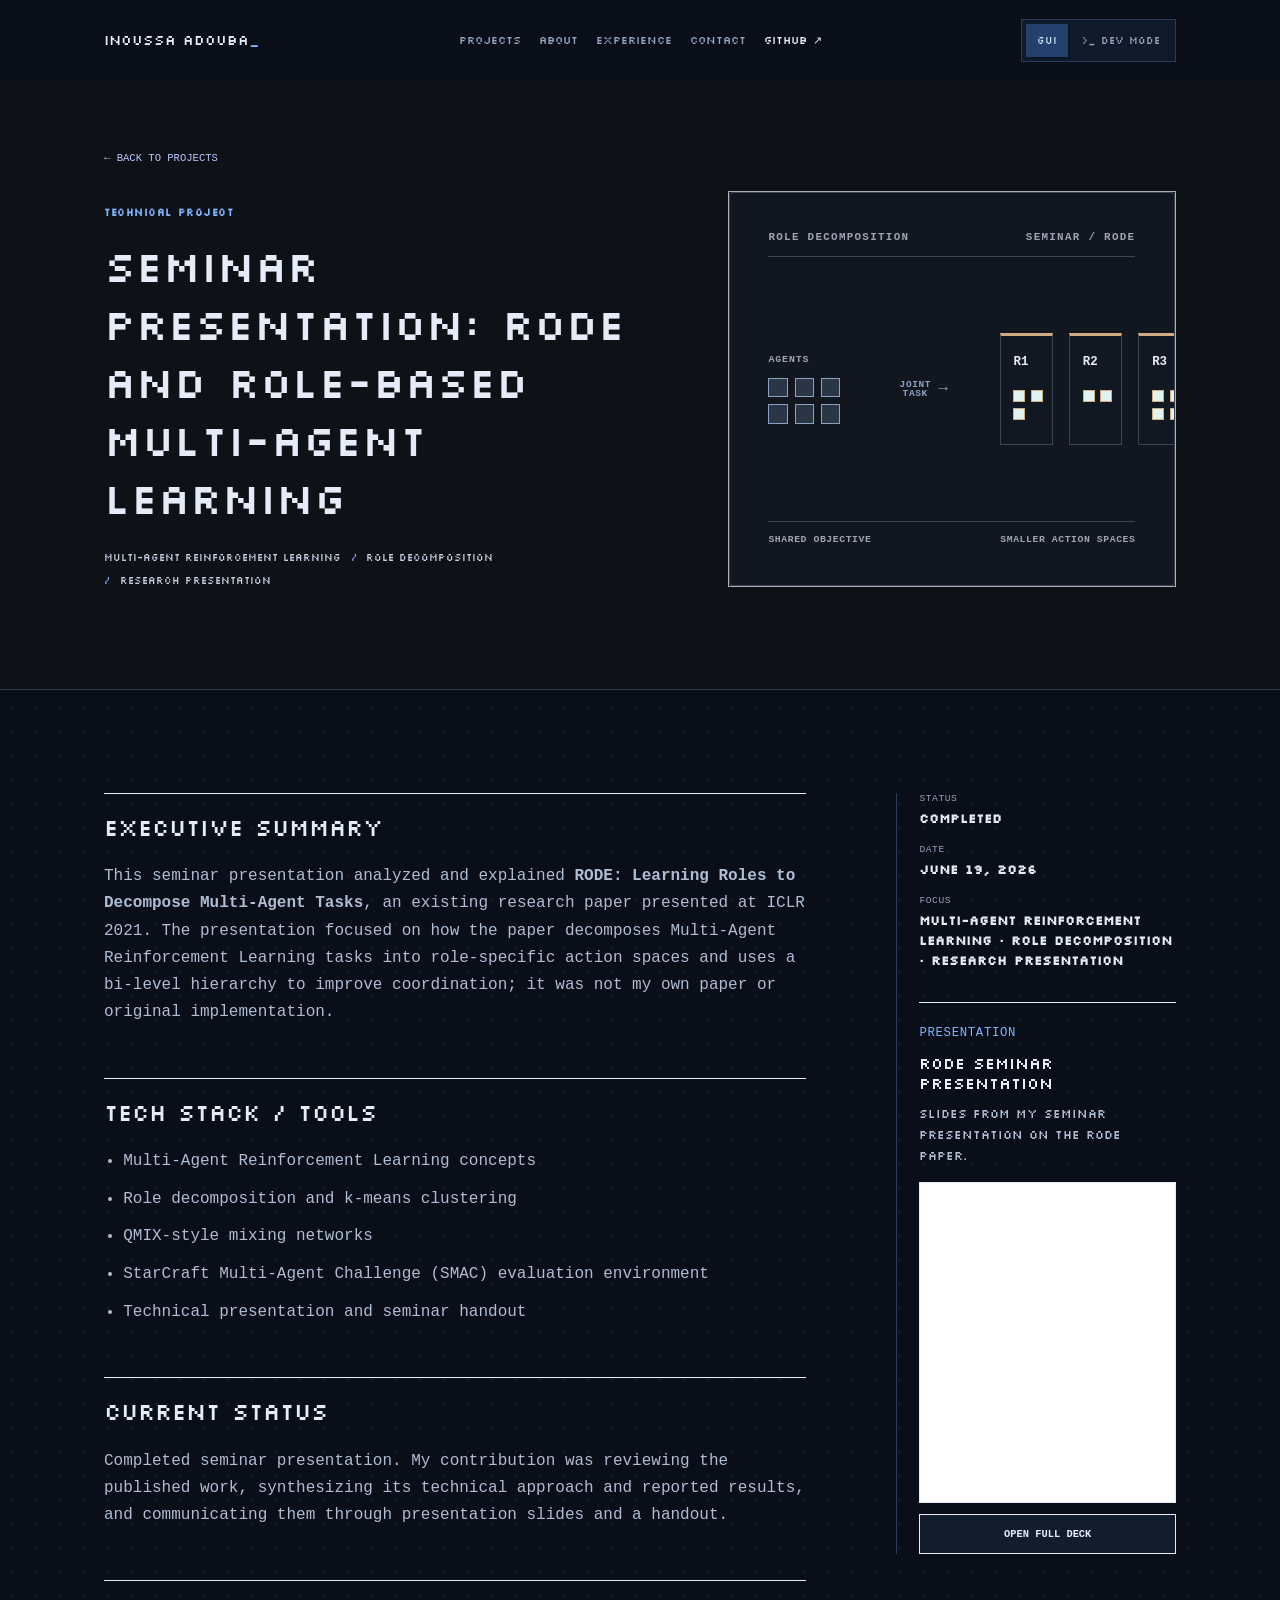
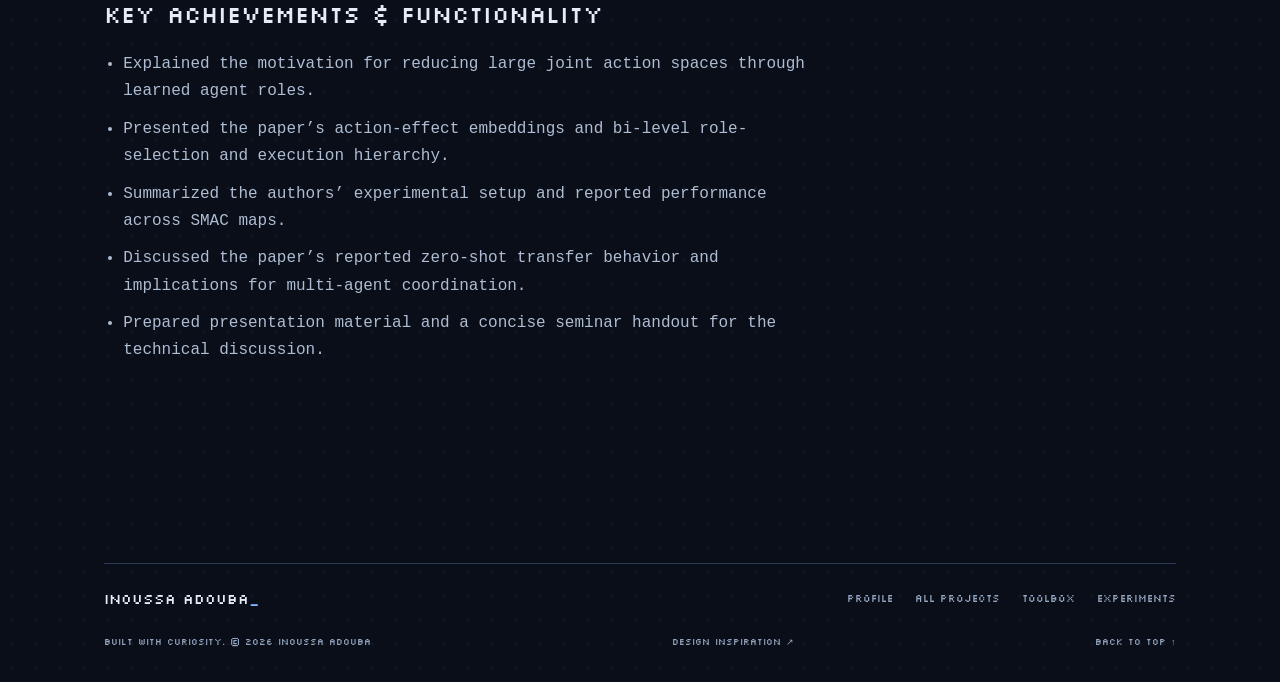
<file: projects/seminar-project/index.html>
<!DOCTYPE html><html lang="en"><head><meta charset="UTF-8"><meta name="viewport" content="width=device-width"><meta name="description" content="Seminar Presentation: RODE and Role-Based Multi-Agent Learning — a technical project by Inoussa Adouba."><meta name="theme-color" content="#090e18"><script>
      try { document.documentElement.dataset.siteMode = localStorage.getItem('portfolio-mode') === 'dev' ? 'dev' : 'gui'; }
      catch { document.documentElement.dataset.siteMode = 'gui'; }
    </script><link rel="canonical" href="https://yun1us.github.io/projects/seminar-project/"><meta property="og:title" content="Seminar Presentation: RODE and Role-Based Multi-Agent Learning | Inoussa Adouba"><meta property="og:description" content="Seminar Presentation: RODE and Role-Based Multi-Agent Learning — a technical project by Inoussa Adouba."><meta property="og:type" content="website"><meta property="og:url" content="https://yun1us.github.io/projects/seminar-project/"><meta property="og:image" content="https://yun1us.github.io/og.png"><meta property="og:image:alt" content="Inoussa Adouba — AI engineering, robotics, and applied machine learning"><meta name="twitter:card" content="summary_large_image"><meta name="twitter:title" content="Seminar Presentation: RODE and Role-Based Multi-Agent Learning | Inoussa Adouba"><meta name="twitter:description" content="Seminar Presentation: RODE and Role-Based Multi-Agent Learning — a technical project by Inoussa Adouba."><meta name="twitter:image" content="https://yun1us.github.io/og.png"><link rel="icon" href="/favicon.svg" type="image/svg+xml"><link rel="preload" href="/fonts/silkscreen.ttf" as="font" type="font/ttf" crossorigin><style>@font-face{font-family:Silkscreen;src:url("/fonts/silkscreen.ttf") format("truetype");font-weight:400;font-style:normal;font-display:swap;}</style><title>Seminar Presentation: RODE and Role-Based Multi-Agent Learning | Inoussa Adouba</title><link rel="stylesheet" href="/_astro/BaseLayout.mEJoTnn2.css"><link rel="stylesheet" href="/_astro/ProjectEvidenceVisual.CqyDOFUH.css"></head><body class="pixel-site"><a class="skip-link" href="#main-content">Skip to content</a><header class="pixel-header"><div class="pixel-container pixel-header-inner"><a class="pixel-brand" href="/">Inoussa Adouba<span aria-hidden="true">_</span></a><nav class="pixel-desktop-nav" aria-label="Primary navigation"><a href="/#projects">Projects</a><a href="/#about">About</a><a href="/#experience">Experience</a><a href="/#contact">Contact</a><a href="https://github.com/Yun1us" target="_blank" rel="noreferrer">GitHub ↗</a></nav><div class="mode-switch" role="group" aria-label="Website mode"><button type="button" data-set-mode="gui" aria-pressed="true">GUI</button><button type="button" data-set-mode="dev" aria-pressed="false"><span aria-hidden="true">&gt;_</span> Dev mode</button></div><details class="pixel-mobile-menu"><summary>Menu <span aria-hidden="true">+</span></summary><nav aria-label="Mobile navigation"><a href="/#projects">Projects</a><a href="/#about">About</a><a href="/#experience">Experience</a><a href="/#contact">Contact</a><a href="/toolbox/">Toolbox</a><a href="https://github.com/Yun1us" target="_blank" rel="noreferrer">GitHub ↗</a></nav></details></div></header><main id="main-content"><div data-gui-view><section class="project-hero"><div class="container project-hero__grid"><div><a class="breadcrumb" href="/projects/">← Back to projects</a><p class="project-kicker">Technical project</p><h1>Seminar Presentation: RODE and Role-Based Multi-Agent Learning</h1><div class="tag-list"><span class="tag">Multi-Agent Reinforcement Learning</span><span class="tag">Role Decomposition</span><span class="tag">Research Presentation</span></div></div><div class="project-hero__visual"><figure class="project-evidence is-rode" aria-labelledby="project-evidence-seminar-project" data-astro-cid-jymbtchc><div class="evidence-surface" data-astro-cid-jymbtchc><div class="rode-visual" aria-hidden="true" data-astro-cid-jymbtchc><div class="visual-header" data-astro-cid-jymbtchc><span data-astro-cid-jymbtchc>ROLE DECOMPOSITION</span><span data-astro-cid-jymbtchc>SEMINAR / RODE</span></div><div class="rode-layout" data-astro-cid-jymbtchc><div class="agent-group" data-astro-cid-jymbtchc><span class="group-label" data-astro-cid-jymbtchc>AGENTS</span><div class="agent-dots" data-astro-cid-jymbtchc><i data-astro-cid-jymbtchc></i><i data-astro-cid-jymbtchc></i><i data-astro-cid-jymbtchc></i><i data-astro-cid-jymbtchc></i><i data-astro-cid-jymbtchc></i><i data-astro-cid-jymbtchc></i></div></div><div class="decompose-node" data-astro-cid-jymbtchc><span data-astro-cid-jymbtchc>JOINT TASK</span><strong aria-hidden="true" data-astro-cid-jymbtchc>→</strong></div><div class="role-group" data-astro-cid-jymbtchc><div class="role-card" data-astro-cid-jymbtchc><strong data-astro-cid-jymbtchc>R1</strong><span data-astro-cid-jymbtchc><i data-astro-cid-jymbtchc></i><i data-astro-cid-jymbtchc></i><i data-astro-cid-jymbtchc></i></span></div><div class="role-card" data-astro-cid-jymbtchc><strong data-astro-cid-jymbtchc>R2</strong><span data-astro-cid-jymbtchc><i data-astro-cid-jymbtchc></i><i data-astro-cid-jymbtchc></i></span></div><div class="role-card" data-astro-cid-jymbtchc><strong data-astro-cid-jymbtchc>R3</strong><span data-astro-cid-jymbtchc><i data-astro-cid-jymbtchc></i><i data-astro-cid-jymbtchc></i><i data-astro-cid-jymbtchc></i><i data-astro-cid-jymbtchc></i></span></div></div></div><div class="role-caption" data-astro-cid-jymbtchc><span data-astro-cid-jymbtchc>SHARED OBJECTIVE</span><span data-astro-cid-jymbtchc>SMALLER ACTION SPACES</span></div></div></div><figcaption id="project-evidence-seminar-project" data-astro-cid-jymbtchc>A joint multi-agent task decomposed into smaller role-specific action spaces.</figcaption></figure></div></div></section><div class="container project-layout"><article class="project-article"><h2 id="executive-summary">Executive Summary</h2>
<p>This seminar presentation analyzed and explained <strong>RODE: Learning Roles to Decompose Multi-Agent Tasks</strong>, an existing research paper presented at ICLR 2021. The presentation focused on how the paper decomposes Multi-Agent Reinforcement Learning tasks into role-specific action spaces and uses a bi-level hierarchy to improve coordination; it was not my own paper or original implementation.</p>
<h2 id="tech-stack--tools">Tech Stack / Tools</h2>
<ul>
<li>Multi-Agent Reinforcement Learning concepts</li>
<li>Role decomposition and k-means clustering</li>
<li>QMIX-style mixing networks</li>
<li>StarCraft Multi-Agent Challenge (SMAC) evaluation environment</li>
<li>Technical presentation and seminar handout</li>
</ul>
<h2 id="current-status">Current Status</h2>
<p>Completed seminar presentation. My contribution was reviewing the published work, synthesizing its technical approach and reported results, and communicating them through presentation slides and a handout.</p>
<h2 id="key-achievements--functionality">Key Achievements &amp; Functionality</h2>
<ul>
<li>Explained the motivation for reducing large joint action spaces through learned agent roles.</li>
<li>Presented the paper’s action-effect embeddings and bi-level role-selection and execution hierarchy.</li>
<li>Summarized the authors’ experimental setup and reported performance across SMAC maps.</li>
<li>Discussed the paper’s reported zero-shot transfer behavior and implications for multi-agent coordination.</li>
<li>Prepared presentation material and a concise seminar handout for the technical discussion.</li>
</ul>
</article><aside class="project-aside" aria-label="Project metadata"><dl><dt>Status</dt><dd>Completed</dd><dt>Date</dt><dd>June 19, 2026</dd><dt>Focus</dt><dd>Multi-Agent Reinforcement Learning · Role Decomposition · Research Presentation</dd></dl><section class="slides-card" aria-labelledby="slides-title"><p class="slides-kicker">Presentation</p><h2 id="slides-title">RODE seminar presentation</h2><p>Slides from my seminar presentation on the RODE paper.</p><div class="slides-frame"><iframe src="/presentations/rode-seminar-presentation.pdf#toolbar=1&amp;navpanes=0&amp;view=FitH" title="RODE seminar presentation" loading="lazy"></iframe></div><a class="button slides-button" href="/presentations/rode-seminar-presentation.pdf" target="_blank" rel="noreferrer">Open full deck</a></section></aside></div></div><section class="dev-view pixel-container" data-dev-view aria-labelledby="dev-title"><div class="dev-view-heading"><div><p class="pixel-kicker">A different way to explore</p><h1 id="dev-title">The portfolio, as a terminal.</h1></div><span class="dev-directory" data-dev-directory>~</span></div><div class="pixel-terminal dev-terminal" data-terminal><div class="terminal-title"><span class="terminal-lights" aria-hidden="true"><i></i><i></i><i></i></span><span>inoussa / dev mode</span><span class="terminal-readonly">portfolio.sh</span></div><div class="terminal-body"><div class="terminal-output" data-terminal-output role="log" aria-label="Dev terminal output" aria-live="polite" aria-relevant="additions" tabindex="0"><p class="terminal-welcome">INOS / portfolio shell</p><p>Welcome to Inoussa’s corner of the internet.</p><p class="terminal-muted">Explore the portfolio as a filesystem.<br>Start with <span class="accent-text">ls</span>, or try <span class="accent-text">cd projects</span>.<br><span class="accent-text">help</span> lists commands. <span class="accent-text">exit</span> returns to the site.</p></div><form data-terminal-form class="terminal-form"><label for="dev-command">guest@inoussa:<span data-terminal-path>~</span> $</label><input id="dev-command" data-terminal-input name="command" autocomplete="off" autocapitalize="off" spellcheck="false" placeholder="type a command…" aria-label="Dev terminal command" aria-describedby="dev-command-hint" maxlength="500"><button type="submit" aria-label="Run dev command">↵</button></form><p class="terminal-keyboard-hint" id="dev-command-hint">Tab completes · ↑ ↓ history · Ctrl+L clears · exit returns to GUI</p></div><div class="terminal-actions"><button type="button" data-command="ls">ls</button><button type="button" data-command="cd ..">cd ..</button><button type="button" data-command="tree">tree</button><button type="button" data-command="help">help</button><button type="button" data-command="exit">exit ↗</button></div></div><p class="dev-view-note">Try <button type="button" data-dev-example="cd projects">cd projects</button>, then <button type="button" data-dev-example="ls">ls</button>. Use <code>open &lt;file&gt;</code> to view it in the GUI.</p></section></main><script type="application/json" data-portfolio-files>[{"path":"/","description":"Inoussa Adouba — AI engineering, robotics, and applied machine learning.","href":"/"},{"path":"/projects","description":"Research, implementations, and presentations. Use cat \u003cproject> to read one.","href":"/projects/"},{"path":"/experience","description":"Industry and university experience.","href":"/experience/"},{"path":"/education","description":"What I’m studying.","href":"/profile/"},{"path":"/community","description":"Leadership, partnerships, and hackathons.","href":"/profile/"},{"path":"/toolbox","description":"Tools I have used across coursework, industry, and personal projects.","href":"/toolbox/"},{"path":"/experiments","description":"Smaller projects and foundational AI work.","href":"/additional-work/"},{"path":"/README.md","content":"Welcome to Inoussa’s portfolio.\n\nTry this:\n  ls\n  cd projects\n  ls\n  cat bimanual-robot-learning\n  open bimanual-robot-learning\n\nTab completes commands and paths. ↑ / ↓ recall history.\nhelp lists commands; man \u003ccommand> explains one.\nexit returns to the GUI.\n\nThis is a virtual filesystem of the public portfolio. All files are read-only.","href":"/","description":"Start here"},{"path":"/about","content":"Inoussa Adouba\nAI engineering · robotics · applied machine learning\nMunich, Germany\n\nI study Artificial Intelligence at the University of Applied Sciences Landshut and work in AI Operations and Strategy at BMW Group.\n\nMy work spans robot simulation, efficient neural networks, generative design, and intelligent automation. Through TUM.ai, I support international partnerships and student makeathons.","href":"/profile/","description":"Profile and approach"},{"path":"/contact","content":"Let’s talk about AI, robotics, and engineering.\n\nEmail: inoussaadouba@gmail.com\nLinkedIn: https://www.linkedin.com/in/inoussa-adouba/\nGitHub: https://github.com/Yun1us\nLocation: Munich, Germany\n\nUse email, linkedin, or github for a clickable link.","href":"/#contact","description":"Email and social links"},{"path":"/experience/bmw-ai-operations","content":"AI Operations and Strategy | Technology\nBMW Group · Munich\nFebruary 2026 — Present\n\nI identify and assess AI opportunities in operational workflows, then help align technical approaches with measurable value and scalable implementation.","href":"/experience/","description":"Current role at BMW Group"},{"path":"/experience/bmw-automation","content":"AI & Automation Intern\nBMW Group · Munich\nSeptember — December 2025\n\nI built software-based solutions for automation, data processing, and real operational workflows.","href":"/experience/","description":"AI and automation internship"},{"path":"/experience/academic-assistant","content":"Academic Assistant\nUniversity of Applied Sciences Landshut\nMay — October 2025\n\nI improved digital content and internal systems while contributing to web development and digital communication.","href":"/experience/","description":"University digital systems"},{"path":"/education/artificial-intelligence","content":"B.Sc. Artificial Intelligence\nUniversity of Applied Sciences Landshut\n2023 — 2027 (expected)\n\nFocus: artificial intelligence, robotics, and applied machine learning.","href":"/profile/","description":"B.Sc. AI · expected 2027"},{"path":"/community/tum-ai","content":"TUM.ai\nGlobal Affairs & Makeathon Team\n2025 — Present\n\nSupporting international partnerships and student makeathons.","href":"/profile/","description":"Global Affairs and Makeathon Team"},{"path":"/community/it-landshut","content":"Innovation & Technology Landshut e.V.\nVice Chairman\n2024 — Present","href":"/profile/","description":"Vice Chairman"},{"path":"/community/awards","content":"Winner — TUM.ai × BKW Engineering Hackathon 2025\n2nd place, Wildtrack — hackaTUM 2025","href":"/profile/","description":"Hackathon awards"},{"path":"/toolbox/ai-ml","content":"PyTorch\nJAX\nTensorFlow\nscikit-learn\nKeras\nTorchvision\nTransformers\nDiffusion transformers\nEmbeddings\nModel evaluation","href":"/toolbox/","description":"AI & Machine Learning"},{"path":"/toolbox/engineering","content":"Python\nJava\nGit\nDocker\nLinux\nROS\nVR teleoperation\nRobot simulation","href":"/toolbox/","description":"Engineering & Robotics"},{"path":"/toolbox/data-systems","content":"SQL\nNoSQL\nData pipelines\nPreprocessing\nDataset auditing\nTraining workflows\nMCP","href":"/toolbox/","description":"Data & Systems"},{"path":"/toolbox/scientific-computing","content":"NumPy\nSciPy\npandas\nSymPy\nMatplotlib\nscikit-image","href":"/toolbox/","description":"Scientific Computing"},{"path":"/toolbox/compute-workflow","content":"Modal\nuv\nJupyter\nGPU training\nMultiprocessing","href":"/toolbox/","description":"Compute & Workflow"},{"path":"/toolbox/model-efficiency","content":"Fine-grained pruning\nChannel pruning\nK-means quantization\nLinear quantization\nfast-pytorch-kmeans\ntorchprofile","href":"/toolbox/","description":"Model Efficiency"},{"path":"/experiments/gpt2-transformer","content":"GPT-2 Style Transformer\n\nBuilt a transformer in PyTorch with a custom data pipeline, tokenizer, multi-head attention, and training loop to understand the model stack end to end.","href":"/additional-work/","description":"Transformer from the ground up"},{"path":"/experiments/gendesign","content":"GenDesign\n\nCreated a hackathon prototype combining physics-based modelling, machine learning, and 3D visualisation for AI-assisted beam optimisation.","href":"/additional-work/","description":"AI-assisted beam optimisation"},{"path":"/experiments/language-representations","content":"Language Representation Lab\n\nImplemented Skip-Gram, CBOW, and N-gram representations and applied them to text classification tasks.","href":"/additional-work/","description":"Word representations and classification"},{"path":"/projects/bimanual-robot-learning","description":"Bimanual Robot Learning for Demonstration-Based Manipulation","href":"/projects/bimanual-robot-learning/","date":"2026-07-31","content":"Bimanual Robot Learning for Demonstration-Based Manipulation\nStatus: Active\nDate: July 31, 2026 — Present\nTools: Robotics, Imitation Learning, Bimanual Manipulation, Teleoperation, Simulation\n\n## Executive Summary\nThis active university team project explores how a bimanual robotic system can learn manipulation tasks from human demonstrations. The work combines human-guided data collection, synchronized visual and robot observations, supervised behavior cloning, and evaluation in simulation and on physical hardware. My current contribution focuses on system-level preparation and defining a reliable workflow for data collection, training, and evaluation.\n\n## Project Context & My Role\nTraditional robot programming often requires individual motions to be specified manually and can be difficult to adapt when objects or starting conditions change. This project investigates demonstration-based learning as an alternative: a person demonstrates a manipulation task and a task-specific policy learns from those examples.\n\nThe work is an active university research team project. My current responsibilities include technical preparation, analysis of the overall learning workflow, specification of the data pipeline, investigation of control and simulation requirements, and preparation for model integration. Implementation responsibilities will develop as the project progresses.\n\n## Technical Approach\nHuman-guided manipulation demonstrations will be recorded together with synchronized visual observations and robot-state information. The collected streams will be converted into aligned training episodes and used for supervised behavior cloning. Policies will then be evaluated in simulation and, when appropriate, on the physical system.\n\nDetailed architecture and implementation information will be added when it can be shared publicly.\n\n## Tech Stack / Tools\n- Python\n- PyTorch\n- Supervised behavior cloning\n- Robot simulation\n- Bimanual robot control\n- Multi-view visual observations\n- Synchronized data collection and evaluation tooling\n- Git\n\nAdditional technical information will be added soon.\n\n## Current Status\nThe project is in active early-stage development. The initial research direction and system-level workflow have been defined, while integration, data collection, model training, and evaluation remain in progress. It is an experimental research prototype and is not production-ready.\n\n## Key Achievements & Functionality\nDetailed achievements and implemented functionality will be added soon as the project progresses and the relevant information can be shared publicly.\n\n## Evaluation Plan\nThe project will evaluate learned manipulation behavior in controlled simulation and physical-system trials. Detailed evaluation criteria and results will be added when they are available for public release.\n\n## Next Steps\n- Continue the initial system integration.\n- Establish a reliable demonstration-recording workflow.\n- Collect and validate training episodes.\n- Train an initial supervised behavior-cloning baseline.\n- Evaluate the learned behavior under defined test conditions.\n\n## References & Contributing Sources\nSources and contributing research links will be added soon."},{"path":"/projects/diffumeta-project","description":"DiffuMeta: Generative Framework for Metamaterial Design","href":"/projects/diffumeta-project/","date":"2026-05-01","content":"DiffuMeta: Generative Framework for Metamaterial Design\nStatus: Active\nDate: May 1, 2026\nTools: generative modeling, diffusion transformers, metamaterials\n\n## Executive Summary\nDiffuMeta is a generative framework that integrates diffusion transformers with algebraic language representation to design 3D shell structures. It aims to generate novel structures with targeted mechanical properties, addressing the one-to-many mapping challenge by producing diverse solutions.\n\n## Tech Stack / Tools\n- Diffusion transformers\n- Algebraic language representation\n\n## Current Status\nActive development, focusing on experimental validation of fabricated structures to confirm the efficacy of the approach.\n\n## Key Achievements & Functionality\n- Developed a compact parameterization for 3D geometries using mathematical sentences.\n- Enabled simultaneous control over multiple mechanical objectives, including linear and nonlinear responses.\n- Validated the approach through experimental tests on 3D-printed shell structures."},{"path":"/projects/humanoid-robotics-bmw","description":"Humanoid Robotics Simulation with BMW Group","href":"/projects/humanoid-robotics-bmw/","date":"2026-07-09","content":"Humanoid Robotics Simulation with BMW Group\nStatus: Completed\nDate: 2026-07-09\nTools: Humanoid Robotics, ROS, VR Teleoperation, Simulation, Imitation Learning\n\n## Executive Summary\nAn interdisciplinary university project developed with BMW Group explored how humanoid robotics could support manufacturing tasks. The technical work focused on a VR-driven simulation architecture for intuitive robot teleoperation, demonstration capture, and a future imitation-learning workflow.\n\n## Tech Stack / Tools\n- ROS middleware\n- VR headset and controllers\n- Hand-tracking input\n- 3D robot simulation\n- Robot gripper and three-finger hand\n- Camera feedback pipeline\n- Imitation-learning workflow design\n\n## Current Status\nCompleted as a functional simulation and technical concept. The project delivered the core teleoperation, robot-control, visual-feedback, and setup infrastructure needed to demonstrate the approach, while identifying training-data scale and sim-to-real transfer as the next engineering challenges.\n\n## Key Achievements & Functionality\n- Designed a pipeline connecting VR input, teleoperation, ROS middleware, and a simulated humanoid robot.\n- Implemented control of the robot arms through VR controllers or hand recognition.\n- Integrated a simulated gripper and three-finger hand for manipulation experiments.\n- Returned the simulated camera view to the headset to close the operator feedback loop.\n- Consolidated startup and environment setup into a shared project structure for repeatable demonstrations.\n- Defined the path from recorded demonstrations to formatted training data and neural-network training.\n- Worked in a joint technical and business-studies team; the technical team owned the architecture, development environment, and simulation implementation while the business team translated the work into strategy and evaluation."},{"path":"/projects/ml3-prak01-ino","description":"Neural Network Pruning for VGG Models on CIFAR-10","href":"/projects/ml3-prak01-ino/","date":"2026-07-10","content":"Neural Network Pruning for VGG Models on CIFAR-10\nStatus: Completed\nDate: Summer semester 2026\nTools: neural networks, pruning, machine learning\n\n## Executive Summary\nThis project explores fine-grained and channel pruning techniques applied to VGG models trained on the CIFAR-10 dataset. The goal is to reduce model size and improve efficiency while maintaining accuracy. The work demonstrates effective pruning strategies and their impact on model performance.\n\n## Tech Stack / Tools\n- PyTorch\n- NumPy\n- CIFAR-10 dataset\n- Matplotlib\n\n## Current Status\nCompleted: The project successfully implemented and evaluated pruning techniques, achieving high sparsity with minimal accuracy loss.\n\n## Key Achievements & Functionality\n- Implemented fine-grained pruning, achieving high sparsity with minimal accuracy loss.\n- Developed channel pruning methods, resulting in approximately 50% reduction in MACs and 20% latency improvement.\n- Compared channel sorting methods to preserve accuracy before fine-tuning."},{"path":"/projects/ml3-prak03-ino","description":"Quantization Techniques for Neural Networks","href":"/projects/ml3-prak03-ino/","date":"2026-07-10","content":"Quantization Techniques for Neural Networks\nStatus: Active\nDate: Summer semester 2026\nTools: quantization, neural networks, deep learning\n\n## Executive Summary\nThis project explores various quantization techniques to reduce model size and improve inference speed for neural networks. It focuses on implementing k-means and linear quantization methods to compress a VGG model trained on CIFAR10.\n\n## Tech Stack / Tools\n- Python 3.11\n- PyTorch\n- fast-pytorch-kmeans\n- NumPy\n- Matplotlib\n- Torchvision\n\n## Current Status\nActive: The project is actively exploring quantization methods, with implementations for k-means and linear quantization completed.\n\n## Key Achievements & Functionality\n- Implemented k-means quantization using fast-pytorch-kmeans to cluster synapses and reduce model size.\n- Developed linear quantization methods to directly round floating-point values to quantized integers.\n- Achieved a reduction in model size and latency while maintaining acceptable accuracy levels.\n- Provided visualization tools to analyze the distribution of quantized weights and validate quantization methods."},{"path":"/projects/seminar-project","description":"Seminar Presentation: RODE and Role-Based Multi-Agent Learning","href":"/projects/seminar-project/","date":"2026-06-19","content":"Seminar Presentation: RODE and Role-Based Multi-Agent Learning\nStatus: Completed\nDate: 2026-06-19\nTools: Multi-Agent Reinforcement Learning, Role Decomposition, Research Presentation\n\n## Executive Summary\nThis seminar presentation analyzed and explained **RODE: Learning Roles to Decompose Multi-Agent Tasks**, an existing research paper presented at ICLR 2021. The presentation focused on how the paper decomposes Multi-Agent Reinforcement Learning tasks into role-specific action spaces and uses a bi-level hierarchy to improve coordination; it was not my own paper or original implementation.\n\n## Tech Stack / Tools\n- Multi-Agent Reinforcement Learning concepts\n- Role decomposition and k-means clustering\n- QMIX-style mixing networks\n- StarCraft Multi-Agent Challenge (SMAC) evaluation environment\n- Technical presentation and seminar handout\n\n## Current Status\nCompleted seminar presentation. My contribution was reviewing the published work, synthesizing its technical approach and reported results, and communicating them through presentation slides and a handout.\n\n## Key Achievements & Functionality\n- Explained the motivation for reducing large joint action spaces through learned agent roles.\n- Presented the paper's action-effect embeddings and bi-level role-selection and execution hierarchy.\n- Summarized the authors' experimental setup and reported performance across SMAC maps.\n- Discussed the paper's reported zero-shot transfer behavior and implications for multi-agent coordination.\n- Prepared presentation material and a concise seminar handout for the technical discussion."}]</script><footer class="pixel-footer pixel-container"><div class="pixel-footer-top"><a class="pixel-brand" href="/">Inoussa Adouba<span aria-hidden="true">_</span></a><nav aria-label="Footer navigation"><a href="/profile/">Profile</a><a href="/projects/">All projects</a><a href="/toolbox/">Toolbox</a><a href="/additional-work/">Experiments</a></nav></div><div class="pixel-footer-bottom"><p>Built with curiosity. © 2026 Inoussa Adouba</p><a href="https://www.samuelrizzon.dev/log/how-this-site-was-built" target="_blank" rel="noreferrer">Design inspiration ↗</a><a href="#main-content">Back to top ↑</a></div></footer><script type="module" src="/_astro/BaseLayout.astro_astro_type_script_index_0_lang.CM07WAYM.js"></script></body></html>
</file>
<file: _astro/BaseLayout.mEJoTnn2.css>
:root{color-scheme:light;--paper:#f4f1e9;--paper-light:#fffdf8;--paper-deep:#e8e3d8;--ink:#0b182b;--ink-soft:#344156;--muted:#697180;--line:#bbb9b2;--line-light:#d7d3ca;--blue:#3048d8;--blue-dark:#172879;--violet:#6958a8;--navy:#081426;--navy-soft:#12233e;--green:#2e725f;--mono:"SFMono-Regular", Consolas, "Liberation Mono", Menlo, monospace;--sans:"Helvetica Neue", Helvetica, Arial, sans-serif;--container:1180px;font-family:var(--sans);background:var(--paper);color:var(--ink)}*{box-sizing:border-box}html{scroll-behavior:smooth}body{background:linear-gradient(#0b182b06 1px, transparent 1px) 0 0 / 100% 32px, var(--paper);min-width:320px;color:var(--ink);text-rendering:optimizelegibility;margin:0}a{color:inherit}img{max-width:100%;display:block}h1,h2,h3,p{margin-top:0}p,li{color:var(--ink-soft);line-height:1.7}button,input,textarea{font:inherit}::selection{color:var(--ink);background:#c9d0ff}.container{width:min(var(--container), calc(100% - 3rem));margin-inline:auto}.skip-link{z-index:200;border:1px solid var(--ink);background:var(--paper-light);font-family:var(--mono);padding:.65rem .85rem;font-size:.75rem;position:fixed;top:.75rem;left:.75rem;transform:translateY(-150%)}.skip-link:focus{transform:translateY(0)}:focus-visible{outline:2px solid var(--blue);outline-offset:4px}.site-header{z-index:100;border-bottom:1px solid var(--ink);background:#f4f1e9f5;position:sticky;top:0}.site-header__inner{justify-content:space-between;align-items:center;gap:2rem;min-height:56px;display:flex}.site-brand{color:var(--ink);align-items:center;gap:.7rem;font-size:.85rem;font-weight:700;text-decoration:none;display:inline-flex}.site-brand__photo{border:1px solid var(--ink);object-fit:cover;object-position:center 28%;border-radius:2px;width:30px;height:30px}.site-nav{align-items:center;gap:1.25rem;display:flex}.site-nav a,.footer-links a{color:var(--ink-soft);font-family:var(--mono);letter-spacing:.025em;text-transform:uppercase;font-size:.7rem;text-decoration:none}.site-nav a:hover,.footer-links a:hover,.site-nav a[aria-current=page]{color:var(--blue);text-underline-offset:4px;text-decoration:underline}.site-menu{display:none}.editorial-hero{border-bottom:1px solid var(--ink);padding:clamp(3.5rem,7vw,7rem) 0}.editorial-hero__grid{grid-template-columns:minmax(0,.9fr) minmax(520px,1.1fr);align-items:stretch;gap:clamp(2.5rem,6vw,5.5rem);display:grid}.hero-copy{flex-direction:column;justify-content:space-between;min-height:610px;display:flex}.index-label,.section-index,.panel-title,.metadata,.project-kicker,.project-number,.eyebrow,.caption,.timeline-date,.tool-index,.reference-kicker,.slides-kicker{font-family:var(--mono);letter-spacing:.055em;text-transform:uppercase}.index-label{color:var(--blue);align-items:center;gap:.85rem;margin-bottom:2rem;font-size:.72rem;font-weight:700;display:flex}.index-label:before{content:"";background:currentColor;width:38px;height:1px}.hero-title{max-width:680px;margin-bottom:1.8rem;font-size:clamp(4.1rem,8vw,7.3rem);line-height:.88}.hero-title span{color:var(--blue);display:block}.hero-lead{max-width:650px;color:var(--ink-soft);margin-bottom:2rem;font-size:clamp(1.08rem,1.8vw,1.35rem);line-height:1.58}.link-row{flex-wrap:wrap;gap:.8rem 1.5rem;display:flex}.arrow-link,.text-link,.profile-link{color:var(--ink);border-bottom:1px solid;align-items:center;gap:.55rem;font-size:.86rem;font-weight:700;text-decoration:none;transition:color .16s,gap .18s;display:inline-flex}.arrow-link:hover,.text-link:hover,.profile-link:hover{color:var(--blue);gap:.8rem}.hero-facts{border-top:1px solid var(--ink);border-bottom:1px solid var(--ink);grid-template-columns:repeat(3,1fr);margin-top:3.5rem;display:grid}.hero-fact{border-right:1px solid var(--line);min-height:95px;padding:1rem 1rem 1rem 0}.hero-fact+.hero-fact{padding-left:1rem}.hero-fact:last-child{border-right:0}.hero-fact dt{color:var(--muted);font-family:var(--mono);letter-spacing:.06em;text-transform:uppercase;margin-bottom:.45rem;font-size:.62rem}.hero-fact dd{color:var(--ink);margin:0;font-size:.83rem;font-weight:600;line-height:1.45}.workbench{border:1px solid var(--ink);isolation:isolate;background:radial-gradient(circle at 23% 12%,#5873ff99,#0000 32%),linear-gradient(135deg,#081426 0%,#1d2e70 56%,#6758a8 100%);min-height:610px;position:relative;overflow:hidden}.workbench:before{z-index:-1;content:"";mix-blend-mode:soft-light;opacity:.7;pointer-events:none;background-image:radial-gradient(circle,#ffffff2e 0 .65px,#0000 .85px);background-size:3px 3px;position:absolute;inset:0}.workbench:after{color:#ffffffb3;content:"PROFILE / WORKBENCH";font-family:var(--mono);letter-spacing:.09em;pointer-events:none;font-size:.58rem;position:absolute;bottom:.75rem;right:1rem}.workbench-reset{z-index:20;color:#fff;cursor:pointer;font-family:var(--mono);text-transform:uppercase;background:#081426d1;border:1px solid #ffffffb3;border-radius:0;padding:.5rem .65rem;font-size:.62rem;display:none;position:absolute;top:.85rem;right:.85rem}.workbench[data-workbench-enhanced=true] .workbench-reset,.field-notes[data-workbench-enhanced=true] .workbench-reset{display:block}.workbench[data-workbench-enhanced=true]:after{content:"WORKBENCH / DRAG PANELS"}.workbench-reset:hover{color:var(--navy);background:#fff}.workbench-panel{z-index:2;border:1px solid var(--ink);background:var(--paper-light);will-change:transform;width:min(320px,100% - 2rem);position:absolute;box-shadow:6px 6px #08142661}.workbench-panel[data-panel-id=profile],.workbench-panel[data-panel-id=home-profile]{width:330px;top:2.5rem;left:2rem}.workbench-panel[data-panel-id=current],.workbench-panel[data-panel-id=home-current]{width:275px;top:7.8rem;right:1.5rem}.workbench-panel[data-panel-id=contact],.workbench-panel[data-panel-id=home-links]{width:300px;bottom:3.2rem;left:8.5rem}.panel-title{border-bottom:1px solid var(--ink);background:repeating-linear-gradient(0deg, transparent 0 3px, #0b182b14 3px 4px), var(--paper-deep);min-height:34px;color:var(--ink);cursor:grab;user-select:none;justify-content:space-between;align-items:center;padding:.45rem .65rem;font-size:.62rem;display:flex}.panel-title:active{cursor:grabbing}.panel-title span:last-child{color:var(--blue)}.panel-body{padding:1rem}.profile-summary{grid-template-columns:92px 1fr;align-items:center;gap:.9rem;display:grid}.profile-summary img{border:1px solid var(--ink);object-fit:cover;object-position:center 28%;width:92px;height:108px}.profile-summary h2{margin-bottom:.35rem;font-size:1.12rem}.profile-summary p,.panel-body li,.panel-body address{color:var(--ink-soft);margin-bottom:0;font-size:.73rem;line-height:1.5}.panel-body ul{gap:.55rem;margin:0;padding:0;list-style:none;display:grid}.panel-body li{border-bottom:1px solid var(--line-light);padding-bottom:.55rem}.panel-body li:last-child{border-bottom:0;padding-bottom:0}.panel-body address{font-style:normal}.panel-links{gap:.9rem;margin-top:.9rem;display:flex}.panel-links a{color:var(--blue-dark);font-family:var(--mono);text-transform:uppercase;font-size:.63rem;font-weight:700}.section{border-bottom:1px solid var(--ink);padding:clamp(5rem,9vw,8.5rem) 0;scroll-margin-top:56px}.section--ink{background:var(--navy);color:var(--paper-light)}.section-heading{grid-template-columns:minmax(130px,.34fr) minmax(0,1.66fr);gap:2rem;margin-bottom:clamp(3rem,6vw,5rem);display:grid}.section-index{color:var(--blue);font-size:.68rem;font-weight:700}.section-heading h2{max-width:850px;margin-bottom:0;font-size:clamp(2.6rem,5.6vw,5rem);line-height:.98}.section-heading h1{max-width:900px;margin-bottom:0;font-size:clamp(2.9rem,6.2vw,5.6rem);line-height:.96}.section-heading p{max-width:700px;color:var(--muted);margin:1.15rem 0 0;font-size:1rem}.route-directory{border-top:1px solid var(--ink);margin:0;padding:0;list-style:none}.route-directory li{border-bottom:1px solid var(--line)}.route-directory a{color:var(--ink);grid-template-columns:55px minmax(170px,.55fr) minmax(0,1fr) 30px;align-items:center;gap:1rem;padding:1.25rem 0;text-decoration:none;transition:color .16s,padding .18s;display:grid}.route-directory a:hover{color:var(--blue);padding-left:.75rem;padding-right:.75rem}.route-directory__index{color:var(--blue);font-family:var(--mono);font-size:.68rem}.route-directory__title{font-size:1.25rem;font-weight:700}.route-directory__description{color:var(--muted);font-size:.88rem}.route-directory__arrow{justify-self:end;font-size:1.2rem}.profile-grid{grid-template-columns:1.15fr .85fr;gap:clamp(2.5rem,8vw,7rem);display:grid}.profile-statement{max-width:720px;color:var(--ink);font-size:clamp(1.5rem,2.6vw,2.25rem);line-height:1.4}.profile-copy p:last-child{margin-bottom:0}.focus-list{border-top:1px solid var(--ink);margin:0;padding:0;list-style:none}.focus-list li{border-bottom:1px solid var(--line);color:var(--ink);grid-template-columns:38px 1fr;padding:.9rem 0;font-size:.9rem;font-weight:600;display:grid}.focus-list span{color:var(--blue);font-family:var(--mono);font-size:.65rem}.notes-section{margin-top:clamp(4.5rem,9vw,8rem)}.notes-section__heading{gap:.65rem;max-width:780px;margin-bottom:2rem;display:grid}.notes-section__heading h2{margin:0;font-size:clamp(2rem,4vw,3.3rem)}.notes-section__heading p{margin:0}.field-notes{border-top:1px solid var(--ink);border-bottom:1px solid var(--ink);background:linear-gradient(#3048d814 1px, transparent 1px) 0 0 / 100% 48px, var(--paper-deep);min-height:500px;position:relative;overflow:hidden}.field-notes:after{color:var(--muted);content:"FIELD NOTES";font-family:var(--mono);letter-spacing:.08em;pointer-events:none;font-size:.58rem;position:absolute;bottom:.7rem;left:.9rem;right:auto}.field-note{z-index:2;border:1px solid var(--ink);background:var(--paper-light);width:min(290px,100% - 2rem);position:absolute;box-shadow:5px 5px #0b182b29}.field-note[data-panel-id=profile-role]{top:2rem;left:2rem}.field-note[data-panel-id=profile-study]{width:330px;top:4.5rem;left:35%}.field-note[data-panel-id=profile-community]{width:270px;top:2rem;right:1.5rem}.field-note[data-panel-id=profile-linkedin]{width:340px;bottom:2.2rem;left:18%}.field-note__handle{border-bottom:1px solid var(--ink);background:var(--paper-deep);cursor:grab;min-height:34px;font-family:var(--mono);letter-spacing:.055em;text-transform:uppercase;user-select:none;justify-content:space-between;align-items:center;padding:.45rem .65rem;font-size:.62rem;display:flex}.field-note__handle span:last-child{color:var(--blue)}.field-note__body{padding:1rem}.field-note__body h3{margin-bottom:.45rem;font-size:1.1rem}.field-note__body p{margin-bottom:.8rem;font-size:.78rem}.field-note__body a{color:var(--blue-dark);font-family:var(--mono);text-transform:uppercase;font-size:.64rem;font-weight:700}.field-notes .workbench-reset{top:auto;bottom:.85rem;right:.85rem}.profile-credentials{margin-top:clamp(4.5rem,9vw,8rem)}.timeline{border-top:1px solid var(--ink);margin:0;padding:0;list-style:none}.timeline-item{border-bottom:1px solid var(--line);grid-template-columns:minmax(150px,.33fr) minmax(0,.67fr);align-items:start;gap:1.5rem;padding:1.7rem 0;display:grid}.timeline-date{color:var(--blue);font-size:.66rem;font-weight:700}.timeline-copy{grid-template-columns:minmax(220px,.75fr) minmax(0,1.25fr);gap:.4rem 2rem;display:grid}.timeline-copy h3,.timeline-copy h2{margin-bottom:.2rem;font-size:1.2rem}.timeline-copy .organization{color:var(--muted);font-family:var(--mono);margin:0;font-size:.7rem}.timeline-copy>p:last-child{margin:0;font-size:.9rem}.project-index{border-top:1px solid var(--ink);margin:0;padding:0;list-style:none}.project-record{border-bottom:1px solid var(--ink);grid-template-columns:minmax(320px,.92fr) minmax(0,1.08fr);align-items:stretch;gap:clamp(2rem,5vw,4.5rem);padding:clamp(2rem,5vw,4rem) 0;display:grid}.project-record:nth-child(2n) .project-record__visual{order:2}.project-record__visual{min-height:350px}.project-record__visual>a{border:1px solid var(--ink);background:var(--navy);color:#fff;height:100%;text-decoration:none;display:block}.project-record__visual>a:focus-visible{outline-color:#8190ff}.project-record__copy{flex-direction:column;justify-content:space-between;min-height:350px;display:flex}.project-record__topline{justify-content:space-between;align-items:center;gap:1rem;display:flex}.project-number{color:var(--blue);font-size:.68rem;font-weight:700}.metadata{color:var(--muted);gap:.8rem;font-size:.62rem;display:flex}.project-record h3,.project-record h2{max-width:690px;margin:1.4rem 0 1rem;font-size:clamp(2rem,4vw,3.55rem);line-height:1}.project-record h3 a,.project-record h2 a{text-decoration:none}.project-record h3 a:hover,.project-record h2 a:hover{color:var(--blue)}.project-summary{max-width:690px;color:var(--ink-soft);-webkit-line-clamp:4;-webkit-box-orient:vertical;margin-bottom:1.5rem;display:-webkit-box;overflow:hidden}.project-tags{color:var(--muted);font-family:var(--mono);text-transform:uppercase;flex-wrap:wrap;gap:.6rem;margin-bottom:2rem;font-size:.65rem;display:flex}.project-tags span+span:before{color:var(--blue);content:"/";margin-right:.6rem}.caption{color:var(--muted);margin:.65rem 0 0;font-size:.58rem}.work-grid,.tool-grid,.credentials-grid{border-top:1px solid var(--ink);display:grid}.work-grid{grid-template-columns:repeat(3,1fr)}.work-item{border-right:1px solid var(--line);border-bottom:1px solid var(--ink);min-height:280px;padding:1.6rem 1.6rem 1.6rem 0}.work-item+.work-item{padding-left:1.6rem}.work-item:last-child{border-right:0}.work-item h3,.work-item h2{margin:3.5rem 0 .85rem;font-size:1.35rem}.work-item p{margin:0;font-size:.9rem}.tool-grid{grid-template-columns:repeat(3,1fr)}.tool-group{border-right:1px solid var(--line);border-bottom:1px solid var(--ink);min-height:270px;padding:1.4rem 1.5rem 1.4rem 0}.tool-group+.tool-group{padding-left:1.5rem}.tool-group:last-child{border-right:0}.tool-index{color:var(--blue);margin-bottom:2.6rem;font-size:.64rem;display:block}.tool-group h3,.tool-group h2{border-bottom:1px solid var(--line);margin:0 0 1rem;padding-bottom:.85rem;font-size:1.25rem}.tool-group ul{margin:0;padding:0;list-style:none;display:grid}.tool-group li{border-bottom:1px solid var(--line-light);color:var(--ink-soft);align-items:center;gap:.5rem;margin:0;padding:.48rem 0;font-size:.82rem;display:flex}.tool-group li:last-child{border-bottom:0}.tool-group li:before{background:var(--blue);content:"";width:.3rem;height:.3rem;transform:rotate(45deg)}.credentials-grid{grid-template-columns:repeat(2,1fr);margin-top:3.5rem}.credential-group{border-right:1px solid var(--line);border-bottom:1px solid var(--ink);padding:1.6rem 2rem 1.6rem 0}.credential-group+.credential-group{border-right:0;padding-left:2rem;padding-right:0}.credential-group h3,.credential-group h2{margin-bottom:1.2rem;font-size:1.25rem}.credential-group ul{margin:0;padding-left:1.15rem}.credential-group li{margin-bottom:.6rem;font-size:.86rem}.contact-band{border:1px solid var(--ink);color:#fff;isolation:isolate;background:radial-gradient(circle at 80% 10%,#6473ff94,#0000 33%),linear-gradient(125deg,#081426 0%,#1c2a70 60%,#6958a8 100%);padding:clamp(2.5rem,7vw,5.5rem);position:relative;overflow:hidden}.contact-band:before{z-index:-1;content:"";opacity:.7;background-image:radial-gradient(circle,#fff3 0 .6px,#0000 .8px);background-size:3px 3px;position:absolute;inset:0}.contact-band .section-index,.contact-band h2,.contact-band h1,.contact-band p,.contact-band a{color:#fff}.contact-band h2,.contact-band h1{max-width:850px;margin:1.5rem 0;font-size:clamp(2.8rem,6vw,5.5rem);line-height:.97}.contact-band p{max-width:650px}.contact-band .link-row{margin-top:2rem}.contact-band .arrow-link{border-color:#fffc}.site-footer{border-top:1px solid var(--ink);background:var(--paper);padding:1.5rem 0}.site-footer__inner{justify-content:space-between;align-items:center;gap:1.5rem;display:flex}.site-footer p{color:var(--muted);font-family:var(--mono);text-transform:uppercase;margin:0;font-size:.65rem}.footer-links{flex-wrap:wrap;gap:.65rem 1.1rem;display:flex}.project-hero{border-bottom:1px solid var(--ink);background:var(--navy);color:#fff;padding:clamp(3.5rem,8vw,7rem) 0}.project-hero__grid{grid-template-columns:minmax(0,1.1fr) minmax(380px,.9fr);align-items:end;gap:clamp(2.5rem,6vw,5rem);display:grid}.breadcrumb{color:#b8c6ff;font-family:var(--mono);text-transform:uppercase;margin-bottom:2.5rem;font-size:.66rem;text-decoration:none;display:inline-block}.breadcrumb:hover{color:#fff;text-underline-offset:4px;text-decoration:underline}.project-kicker,.eyebrow{color:#8fa0ff;margin-bottom:1rem;font-size:.67rem;font-weight:700}.project-hero h1{color:#fff;max-width:880px;margin-bottom:1.5rem;font-size:clamp(2.6rem,4.5vw,4.6rem);line-height:.98}.tag-list{color:#c4cee0;font-family:var(--mono);text-transform:uppercase;flex-wrap:wrap;gap:.6rem;font-size:.62rem;display:flex}.tag-list .tag+.tag:before{color:#8fa0ff;content:"/";margin-right:.6rem}.project-hero__visual{background:var(--navy-soft);border:1px solid #ffffffa6;min-height:360px}.project-layout{grid-template-columns:minmax(0,1fr) 280px;align-items:start;gap:clamp(3rem,7vw,6rem);padding:clamp(4rem,8vw,7rem) 0;display:grid}.project-article{min-width:0}.project-article>:first-child{margin-top:0}.project-article h2{border-top:1px solid var(--ink);margin:3.2rem 0 1.2rem;padding-top:1rem;font-size:clamp(1.8rem,3vw,2.65rem)}.project-article h3{margin:2.2rem 0 .8rem;font-size:1.35rem}.project-article p,.project-article li{max-width:780px;font-size:1rem}.project-article ul,.project-article ol{gap:.65rem;max-width:780px;padding-left:1.2rem;display:grid}.project-article a{color:var(--blue-dark)}.project-article code{border:1px solid var(--line);background:var(--paper-deep);font-family:var(--mono);padding:.1rem .3rem;font-size:.88em}.project-aside{border-left:1px solid var(--ink);padding-left:1.4rem;position:sticky;top:84px}.project-aside dl{margin:0}.project-aside dt{color:var(--muted);font-family:var(--mono);letter-spacing:.06em;text-transform:uppercase;margin-top:1rem;font-size:.6rem}.project-aside dt:first-child{margin-top:0}.project-aside dd{color:var(--ink);margin:.25rem 0 0;font-size:.84rem;font-weight:600;line-height:1.5}.reference-card,.slides-card{border-top:1px solid var(--ink);margin-top:2rem;padding-top:1.2rem}.reference-kicker,.slides-kicker{color:var(--blue);margin-bottom:.6rem;font-size:.6rem}.reference-card h2,.slides-card h2{margin-bottom:.65rem;font-size:1rem}.reference-card p,.slides-card p{font-size:.77rem}.reference-card a{color:var(--blue-dark);font-size:.78rem;font-weight:700}.slides-frame{aspect-ratio:4/5;border:1px solid var(--ink);background:#fff;margin-top:1rem;overflow:hidden}.slides-frame iframe{border:0;width:100%;height:100%;display:block}.button{border:1px solid var(--ink);background:var(--paper-light);min-height:40px;color:var(--ink);font-family:var(--mono);text-transform:uppercase;border-radius:0;justify-content:center;align-items:center;padding:.65rem .85rem;font-size:.65rem;font-weight:700;text-decoration:none;display:inline-flex}.button:hover{background:var(--ink);color:#fff}.slides-button{width:100%;margin-top:.7rem}@media (width<=1040px){.site-nav{gap:.8rem}.editorial-hero__grid{grid-template-columns:1fr}.hero-copy{min-height:auto}.workbench{min-height:580px}.field-note[data-panel-id=profile-role]{width:260px;left:1rem}.field-note[data-panel-id=profile-study]{width:300px;left:31%}.field-note[data-panel-id=profile-community]{width:240px;right:1rem}.field-note[data-panel-id=profile-linkedin]{width:320px;left:26%}.project-record,.project-hero__grid{grid-template-columns:1fr}.project-record:nth-child(2n) .project-record__visual{order:0}.project-record__visual{min-height:390px}.project-record__copy{min-height:auto}}@media (width<=820px){.container{width:min(100% - 1.5rem, var(--container))}.site-header__inner{min-height:52px}.site-nav--desktop{display:none}.site-menu{display:block;position:relative}.site-menu summary{cursor:pointer;font-family:var(--mono);letter-spacing:.04em;text-transform:uppercase;font-size:.7rem;font-weight:700;list-style:none}.site-menu summary::-webkit-details-marker{display:none}.site-menu summary:after{color:var(--blue);content:"+";margin-left:.55rem}.site-menu[open] summary:after{content:"−"}.site-menu nav{z-index:120;border:1px solid var(--ink);background:var(--paper-light);min-width:210px;display:grid;position:absolute;top:calc(100% + 1rem);right:0;box-shadow:5px 5px #0b182b2e}.site-menu nav a{border-bottom:1px solid var(--line-light);color:var(--ink);font-family:var(--mono);text-transform:uppercase;padding:.8rem .9rem;font-size:.72rem;text-decoration:none}.site-menu nav a:last-child{border-bottom:0}.site-menu nav a:hover,.site-menu nav a[aria-current=page]{background:var(--paper-deep);color:var(--blue)}.section-heading,.profile-grid,.timeline-item,.timeline-copy,.project-layout{grid-template-columns:1fr}.section-heading{gap:.65rem}.work-grid,.tool-grid,.credentials-grid{grid-template-columns:1fr}.work-item,.tool-group,.credential-group,.credential-group+.credential-group{border-right:0;min-height:auto;padding:1.5rem 0}.work-item+.work-item,.tool-group+.tool-group{padding-left:0}.work-item h3,.work-item h2,.tool-index{margin-top:0;margin-bottom:1rem}.project-aside{border-top:1px solid var(--ink);border-left:0;padding-top:1.4rem;padding-left:0;position:static}.slides-frame{aspect-ratio:16/10}.site-footer__inner{flex-direction:column;align-items:flex-start}}@media (width<=959px),(hover:none),(pointer:coarse),(prefers-reduced-motion:reduce){.workbench{gap:.9rem;min-height:auto;padding:3.75rem .9rem 2.8rem;display:grid}.workbench-panel,.workbench-panel[data-panel-id=profile],.workbench-panel[data-panel-id=current],.workbench-panel[data-panel-id=contact]{width:100%;position:relative;inset:auto;transform:none!important}.panel-title{cursor:default}.workbench-reset,.workbench:after{display:none}.field-notes{gap:1rem;min-height:auto;padding:1rem 0 2.5rem;display:grid}.field-note,.field-note[data-panel-id=profile-role],.field-note[data-panel-id=profile-study],.field-note[data-panel-id=profile-community],.field-note[data-panel-id=profile-linkedin]{width:100%;position:relative;inset:auto;transform:none!important}.field-note__handle{cursor:default}.field-notes .workbench-reset,.field-notes:after{display:none}}@media (width<=620px){.editorial-hero{padding-top:3rem}.hero-title{font-size:clamp(3.5rem,18vw,5.2rem)}.hero-facts{grid-template-columns:1fr}.hero-fact,.hero-fact+.hero-fact{border-right:0;border-bottom:1px solid var(--line);padding:.85rem 0}.hero-fact:last-child{border-bottom:0}.profile-summary{grid-template-columns:74px 1fr}.profile-summary img{width:74px;height:88px}.section{padding:4.5rem 0}.route-directory a{grid-template-columns:38px 1fr 24px;align-items:start;gap:.35rem .8rem}.route-directory__description{grid-column:2/-1}.route-directory__arrow{grid-area:1/3}.project-record{grid-template-columns:minmax(0,1fr)}.project-record__visual,.project-record__copy{min-height:280px}.project-record h3,.project-record h2{font-size:2.15rem}.metadata{flex-direction:column;align-items:flex-end;gap:.2rem}.tool-group ul{columns:1}.contact-band{padding:2rem 1.25rem}.project-hero__visual{min-height:280px}.project-hero h1{font-size:clamp(2.6rem,13vw,4rem)}}@media (prefers-reduced-motion:reduce){html{scroll-behavior:auto}*,:before,:after{transition-duration:.01ms!important;animation-duration:.01ms!important;animation-iteration-count:1!important}}:root{color-scheme:dark;--paper:#0f0f11;--paper-light:#171719;--paper-deep:#1d1d20;--ink:#f3f3ef;--ink-soft:#c2c2bd;--muted:#89898a;--line:#343437;--line-light:#28282b;--blue:#86b0ff;--blue-dark:#b8d0ff;--violet:#9187d8;--navy:#090f1a;--navy-soft:#111b2d;--green:#68c99f;--display:"Iowan Old Style", "Baskerville", "Times New Roman", serif;--sans:Inter, "Helvetica Neue", Helvetica, Arial, sans-serif;--container:1040px;background:var(--paper);color:var(--ink)}body{background:radial-gradient(circle at 50% -15%, #5a73b21a, transparent 32rem), var(--paper);color:var(--ink)}body:before{z-index:-1;content:"";pointer-events:none;background-image:radial-gradient(circle,#ffffff09 0 .75px,#0000 .9px);background-size:18px 18px;position:fixed;inset:0;mask-image:linear-gradient(#000,#0000 82%)}::selection{background:var(--blue);color:#07101e}:focus-visible{outline-color:var(--blue)}h1,h2,h3{letter-spacing:-.025em}p,li{color:var(--ink-soft)}.container{width:min(var(--container), calc(100% - 2rem))}.skip-link{border-color:var(--line);background:var(--paper-light);color:var(--ink);border-radius:.65rem}.site-header{z-index:100;backdrop-filter:blur(18px)saturate(125%);background:#0f0f11e0;border-bottom:1px solid #ffffff12;position:sticky;top:0}.site-header__inner{gap:1rem;width:min(920px,100% - 2rem);min-height:54px}.site-brand{color:var(--ink);gap:.55rem;font-size:.78rem}.site-brand__photo{border-color:#ffffff2e;border-radius:50%;width:27px;height:27px}.site-nav{border:1px solid var(--line-light);background:#ffffff05;border-radius:.75rem;gap:.25rem;padding:.22rem}.site-nav>a,.site-nav__more>summary{min-height:31px;color:var(--muted);cursor:pointer;font-family:var(--sans);letter-spacing:0;text-transform:none;border:1px solid #0000;border-radius:.55rem;align-items:center;padding:.35rem .72rem;font-size:.68rem;font-weight:600;text-decoration:none;list-style:none;transition:border-color .15s,background .15s,color .15s,transform .15s;display:inline-flex}.site-nav>a:hover,.site-nav>a[aria-current=page],.site-nav__more>summary:hover,.site-nav__more[open]>summary{color:var(--ink);background:#ffffff09;border-color:#ffffff1c;text-decoration:none}.site-nav>a:active,.site-nav__more>summary:active,.command-trigger:active,.interface-button:active{transform:scale(.97)}.site-nav__more{position:relative}.site-nav__more>summary::-webkit-details-marker{display:none}.site-nav__more>summary:after{color:var(--muted);content:"+";margin-left:.35rem}.site-nav__more[open]>summary:after{content:"−"}.site-nav__popover{border:1px solid var(--line);background:#171719fa;border-radius:.8rem;min-width:170px;padding:.35rem;display:grid;position:absolute;top:calc(100% + .65rem);right:0;overflow:hidden;box-shadow:0 18px 55px #00000061}.site-nav__popover a{color:var(--muted);border-radius:.55rem;padding:.65rem .7rem;font-size:.72rem;text-decoration:none}.site-nav__popover a:hover,.site-nav__popover a[aria-current=page]{color:var(--ink);background:#ffffff0d}.command-trigger{border:1px solid var(--line);min-height:33px;color:var(--muted);cursor:pointer;background:0 0;border-radius:999px;align-items:center;gap:.55rem;padding:.3rem .45rem .3rem .75rem;font-size:.68rem;transition:border-color .15s,color .15s,transform .15s;display:inline-flex}.command-trigger:hover{color:var(--ink);border-color:#515156}.command-trigger kbd{color:var(--ink-soft);font:500 .58rem/1 var(--mono);background:#ffffff12;border-radius:999px;padding:.22rem .42rem}.command-dialog{border:1px solid var(--line);width:min(600px,100% - 2rem);max-height:min(700px,100vh - 2rem);color:var(--ink);background:#171719;border-radius:1rem;padding:0;box-shadow:0 32px 100px #0009}.command-dialog::backdrop{backdrop-filter:blur(7px);background:#000000ad}.command-dialog__header{border-bottom:1px solid var(--line-light);justify-content:space-between;align-items:center;padding:1.15rem 1.2rem;display:flex}.command-dialog__header p{color:var(--muted);font:600 .58rem/1 var(--mono);letter-spacing:.08em;text-transform:uppercase;margin:0 0 .2rem}.command-dialog__header h2{font:600 1.15rem/1.2 var(--sans);margin:0}.command-dialog__header button{border:1px solid var(--line);width:34px;height:34px;color:var(--ink);cursor:pointer;background:0 0;border-radius:50%}.command-grid{grid-template-columns:repeat(2,1fr);padding:.5rem;display:grid}.command-grid a{min-height:90px;color:var(--ink);border:1px solid #0000;border-radius:.75rem;grid-template-columns:30px 1fr auto;padding:.85rem;text-decoration:none;display:grid}.command-grid a:hover{border-color:var(--line);background:#ffffff08}.command-grid span,.command-grid small{color:var(--muted);font:500 .6rem/1.4 var(--mono)}.command-grid strong{font-size:.88rem}.site-menu{color:var(--ink)}main{min-height:80vh}.dashboard-shell{border-left:1px solid #ffffff12;border-right:1px solid #ffffff12;width:min(920px,100% - 2rem);margin-inline:auto}.signal-field{border-bottom:1px solid var(--line-light);background:radial-gradient(circle at 70% 40%,#4a6fb229,#0000 40%),#111113;height:170px;position:relative;overflow:hidden}.signal-field canvas{touch-action:none;width:100%;height:100%;display:block}.signal-field__label{color:#ffffff6b;font:600 .55rem/1 var(--mono);letter-spacing:.08em;pointer-events:none;justify-content:space-between;display:flex;position:absolute;bottom:.75rem;left:1rem;right:1rem}.interface-card{--tilt-x:0deg;--tilt-y:0deg;--spot-x:50%;--spot-y:50%;border:1px solid var(--line-light);transform:perspective(1100px) rotateX(var(--tilt-x)) rotateY(var(--tilt-y));transform-style:preserve-3d;background:#ffffff05;transition:border-color .22s,background .22s,transform .22s;position:relative;overflow:hidden}.interface-card[data-tilt]:after{background:radial-gradient(circle at var(--spot-x) var(--spot-y), #86b0ff14, transparent 34%);content:"";opacity:0;pointer-events:none;transition:opacity .22s;position:absolute;inset:0}.interface-card[data-tilt]:hover{background:#ffffff07;border-color:#47474c}.interface-card[data-tilt]:hover:after{opacity:1}.dashboard-intro{border-bottom:1px solid var(--line-light);grid-template-columns:minmax(0,1.45fr) minmax(235px,.55fr);display:grid}.identity-card{border-width:0 1px 0 0;grid-template-columns:92px 1fr;align-items:center;gap:1rem;min-height:150px;padding:1.15rem;display:grid}.identity-card img{object-fit:cover;object-position:center 25%;filter:saturate(.75)contrast(1.04);border:1px solid #ffffff2b;border-radius:.75rem;width:92px;height:112px}.identity-card h1{font:600 clamp(2rem, 5vw, 3.4rem)/.95 var(--display);margin:0 0 .3rem}.identity-card>div>p:last-child{color:var(--muted);margin:0;font-size:.78rem}.micro-label{color:var(--muted);font:600 .57rem/1.2 var(--mono);letter-spacing:.07em;text-transform:uppercase;align-items:center;gap:.4rem;margin:0 0 .75rem;display:flex}.status-dot{background:var(--green);border-radius:50%;width:6px;height:6px;box-shadow:0 0 0 3px #68c99f1a}.telemetry-card{border:0;padding:1.05rem 1.15rem;display:grid}.telemetry-card div{border-bottom:1px solid var(--line-light);justify-content:space-between;align-items:center;gap:1rem;display:flex}.telemetry-card div:last-child{border-bottom:0}.telemetry-card span{color:var(--muted);font:500 .57rem/1 var(--mono);letter-spacing:.04em;text-transform:uppercase}.telemetry-card strong{color:var(--ink-soft);font-variant-numeric:tabular-nums;font-size:.72rem}.dashboard-summary{border-width:0 0 1px;grid-template-columns:minmax(0,1fr) minmax(280px,.9fr);gap:clamp(2rem,5vw,4rem);padding:clamp(1.5rem,4vw,2.6rem);display:grid}.dashboard-summary h2{max-width:560px;font:500 clamp(2.2rem, 5vw, 4.2rem)/.98 var(--display);margin:0}.dashboard-summary__copy{align-self:end}.dashboard-summary__copy>p{margin-bottom:1.25rem;font-size:.91rem;line-height:1.65}.button-row{flex-wrap:wrap;gap:.55rem;display:flex}.interface-button{border:1px solid var(--line);min-height:34px;color:var(--ink-soft);border-radius:.55rem;justify-content:center;align-items:center;gap:.7rem;padding:.45rem .7rem;font-size:.68rem;font-weight:650;text-decoration:none;transition:border-color .15s,background .15s,color .15s,transform .15s;display:inline-flex}.interface-button:hover{color:var(--ink);border-color:#55555a}.interface-button--primary{border-color:var(--ink);background:var(--ink);color:#111113}.interface-button--primary:hover{color:#0a1020;background:#d8e4ff}.progress-strip{border-bottom:1px solid var(--line-light);grid-template-columns:auto minmax(120px,1fr) auto;align-items:center;gap:1rem;min-height:56px;padding:.75rem 1.15rem;display:grid}.progress-strip__year,.progress-strip__value{align-items:center;gap:.7rem;display:flex}.progress-strip__year strong,.progress-strip__value strong{color:var(--ink);font:650 .64rem/1 var(--mono);font-variant-numeric:tabular-nums}.progress-strip__year span,.progress-strip__value span{color:var(--muted);font:500 .55rem/1 var(--mono);text-transform:uppercase}.progress-track{background:#2f2f33;height:2px;overflow:hidden}.progress-track span{background:linear-gradient(90deg, var(--blue), var(--violet));width:0;height:100%;display:block}.dashboard-grid{border-bottom:1px solid var(--line-light);display:grid}.dashboard-grid--three{grid-template-columns:repeat(3,1fr)}.dashboard-grid--two{grid-template-columns:repeat(2,1fr)}.mini-card{border-width:0 1px 0 0;min-height:190px;padding:1.25rem}.mini-card:last-child{border-right:0}.mini-card__index{color:var(--blue);font:650 .58rem/1 var(--mono);margin-bottom:3.5rem;display:inline-flex}.mini-card h2{margin:0 0 .55rem;font-size:1rem}.mini-card p{color:var(--muted);margin:0;font-size:.73rem;line-height:1.55}.dashboard-section{border-bottom:1px solid var(--line-light);padding:1.8rem 1.15rem 2.2rem}.dashboard-section__header{justify-content:space-between;align-items:center;gap:1rem;margin-bottom:1.4rem;display:flex}.dashboard-section__header>div{align-items:center;gap:.6rem;display:flex}.section-marker{background:var(--blue);width:2px;height:17px}.dashboard-section__header h2{font:500 1.25rem/1 var(--display);margin:0}.dashboard-section__header>a{color:var(--muted);font-size:.62rem;text-decoration:none}.dashboard-section__header>a:hover{color:var(--ink)}.compact-list{border-top:1px solid var(--line-light);margin:0;padding:0;list-style:none}.compact-list li{border-bottom:1px solid var(--line-light);grid-template-columns:38px minmax(0,1fr) auto auto;align-items:center;gap:.8rem;min-height:72px;padding:.8rem 0;display:grid}.compact-list__mark{border:1px solid var(--line);width:34px;height:34px;color:var(--blue);font:700 .6rem/1 var(--mono);background:#86b0ff0f;border-radius:.55rem;place-items:center;display:grid}.compact-list div{gap:.25rem;display:grid}.compact-list strong{color:var(--ink);font-size:.78rem}.compact-list small,.compact-list time{color:var(--muted);font-size:.63rem}.live-badge{color:var(--green);font:650 .53rem/1 var(--mono);text-transform:uppercase;background:#68c99f14;border:1px solid #68c99f42;border-radius:999px;padding:.28rem .46rem}.dashboard-projects{grid-template-columns:repeat(2,minmax(0,1fr));gap:.85rem;display:grid}.dashboard-project{background:#151517;border-radius:.85rem;min-width:0}.dashboard-project__visual{border-bottom:1px solid var(--line-light);border-radius:.85rem .85rem 0 0;text-decoration:none;display:block;overflow:hidden}.dashboard-project__visual figure{margin:0}.dashboard-project__visual figcaption{display:none}.dashboard-project__visual .project-evidence{--evidence-height:185px}.dashboard-project__copy{flex-direction:column;min-height:260px;padding:1rem;display:flex}.dashboard-project__meta{color:var(--muted);font:650 .54rem/1 var(--mono);text-transform:uppercase;justify-content:space-between;margin-bottom:1rem;display:flex}.dashboard-project__copy h3{margin:0 0 .65rem;font-size:1.05rem;line-height:1.15}.dashboard-project__copy h3 a{color:var(--ink);text-decoration:none}.dashboard-project__copy>p{color:var(--muted);-webkit-line-clamp:3;-webkit-box-orient:vertical;margin:0 0 1rem;font-size:.7rem;line-height:1.55;display:-webkit-box;overflow:hidden}.dashboard-project__copy ul{flex-wrap:wrap;gap:.35rem;margin:0 0 1rem;padding:0;list-style:none;display:flex}.dashboard-project__copy li{border:1px solid var(--line);color:var(--muted);font:550 .5rem/1 var(--mono);text-transform:uppercase;border-radius:999px;padding:.25rem .42rem}.project-open{border-top:1px solid var(--line-light);color:var(--ink-soft);justify-content:space-between;align-items:center;margin-top:auto;padding-top:.75rem;font-size:.64rem;font-weight:650;text-decoration:none;display:flex}.dashboard-project:hover .project-open{color:var(--blue)}.tool-ribbon{scrollbar-width:thin;gap:.45rem;padding-bottom:.2rem;display:flex;overflow-x:auto}.tool-ribbon span{border:1px solid var(--line-light);min-height:35px;color:var(--ink-soft);background:#ffffff05;border-radius:.55rem;flex:none;align-items:center;gap:.55rem;padding:.45rem .65rem;font-size:.64rem;display:inline-flex}.tool-ribbon i{color:var(--blue);font:normal 600 .5rem/1 var(--mono)}.dashboard-closing{border-bottom:0}.credential-card,.contact-card{border-width:0 1px 0 0;min-height:285px;padding:1.5rem}.contact-card{border-right:0}.credential-card h2,.contact-card h2{font:500 1.6rem/1.05 var(--display);margin:2rem 0 .65rem}.credential-card>p:not(.micro-label),.contact-card>p:not(.micro-label),.credential-card li{color:var(--muted);font-size:.72rem;line-height:1.6}.credential-card ul{gap:.45rem;margin:1.25rem 0 0;padding:0;list-style:none;display:grid}.credential-card li{border-top:1px solid var(--line-light);padding-top:.45rem}.contact-card .button-row{margin-top:1.25rem}.site-footer{background:#0c0c0e;border-top:1px solid #ffffff12}.site-footer__inner{width:min(920px,100% - 2rem);min-height:84px}.site-footer p,.footer-links a{color:var(--muted);font-size:.6rem}.footer-links a:hover{color:var(--ink);text-decoration:none}.section,.editorial-hero,.project-hero{border-color:var(--line-light)}.page-section{min-height:calc(100vh - 54px)}.section-heading{border-bottom:1px solid var(--line-light);padding-bottom:2rem}.section-heading h1,.section-heading h2{font-family:var(--display);font-weight:500}.section-heading h1{font-size:clamp(2.7rem,6vw,5.2rem)}.section-index,.project-kicker,.project-number,.timeline-date,.tool-index{color:var(--blue)}.timeline,.project-index,.route-directory,.focus-list,.work-grid,.tool-grid,.credentials-grid,.timeline-item,.project-record,.route-directory li,.focus-list li,.work-item,.tool-group,.credential-group{border-color:var(--line)}.timeline-copy h2,.timeline-copy h3,.work-item h2,.work-item h3,.tool-group h2,.tool-group h3,.credential-group h2,.credential-group h3{color:var(--ink)}.timeline-item,.work-item,.tool-group,.credential-group,.route-directory a{transition:background .18s,padding .18s,color .18s}.timeline-item:hover,.work-item:hover,.tool-group:hover,.credential-group:hover{background:#ffffff05}.route-directory a{color:var(--ink)}.field-notes,.workbench{border-color:var(--line);background:radial-gradient(circle at 25% 20%,#557cc92b,#0000 35%),#111113}.field-note,.workbench-panel{border-color:var(--line);background:#19191b;box-shadow:8px 8px #00000059}.field-note__handle,.panel-title{border-color:var(--line);color:var(--ink);background:#222225}.project-record__visual>a,.project-hero{border-color:var(--line)}.project-record__copy,.project-summary,.project-tags,.metadata,.caption{color:var(--muted)}.project-record h2 a,.project-record h3 a,.project-hero h1,.project-article h2,.project-article h3{color:var(--ink)}.project-article,.project-aside{border-color:var(--line)}.contact-band{border-color:var(--line);background:#151517}@media (width<=760px){.site-nav--desktop{display:none}.command-trigger span{clip:rect(0, 0, 0, 0);width:1px;height:1px;position:absolute;overflow:hidden}.command-trigger{margin-left:auto;padding-left:.45rem}.site-menu{display:block}.site-menu summary{border:1px solid var(--line);color:var(--ink-soft);border-radius:999px;padding:.45rem .65rem;font-size:.68rem}.site-menu nav{border-color:var(--line);background:#171719;border-radius:.75rem;padding:.35rem;top:calc(100% + .65rem);box-shadow:0 20px 50px #00000073}.site-menu nav a{color:var(--muted);font-family:var(--sans);text-transform:none;border:0;border-radius:.5rem;font-size:.72rem}.site-menu nav a:hover,.site-menu nav a[aria-current=page]{color:var(--ink);background:#ffffff0d}.signal-field{height:130px}.dashboard-intro,.dashboard-summary,.dashboard-grid--three,.dashboard-grid--two{grid-template-columns:1fr}.identity-card,.telemetry-card,.mini-card,.credential-card,.contact-card{border-right:0;border-bottom:1px solid var(--line-light)}.telemetry-card{min-height:130px}.dashboard-summary{gap:1.5rem}.mini-card{min-height:150px}.mini-card__index{margin-bottom:2rem}.dashboard-projects{grid-template-columns:1fr}.dashboard-project__copy{min-height:230px}.compact-list li{grid-template-columns:38px minmax(0,1fr) auto}.compact-list time{grid-column:2}.live-badge{grid-area:1/3/3}}@media (width<=520px){.site-header__inner,.dashboard-shell,.site-footer__inner{width:min(100% - 1rem,920px)}.command-grid{grid-template-columns:1fr}.identity-card{grid-template-columns:72px 1fr;min-height:136px}.identity-card img{width:72px;height:90px}.identity-card h1{font-size:2rem}.dashboard-summary,.dashboard-section,.credential-card,.contact-card{padding-left:1rem;padding-right:1rem}.progress-strip{grid-template-columns:1fr auto}.progress-track{grid-area:2/1/auto/-1}.progress-strip__value span{display:none}.compact-list li{grid-template-columns:34px minmax(0,1fr)}.compact-list time,.live-badge{grid-area:auto/2;justify-self:start}.dashboard-section__header>a{white-space:nowrap}.dashboard-project__visual .project-evidence{--evidence-height:165px}}@media (hover:none),(pointer:coarse),(prefers-reduced-motion:reduce){.interface-card{transform:none!important}.interface-card[data-tilt]:after,.signal-field__label span:last-child{display:none}}:root{--paper:#090e18;--paper-light:#121c2d;--paper-deep:#1b2a42;--ink:#e5ecf8;--ink-soft:#afbdd3;--muted:#93a5bf;--line:#2b3c57;--line-light:#1d2c44;--blue:#80b4ff;--blue-dark:#b4d3ff;--accent:#80b4ff;--peach:#d89d7e;--pixel:"Silkscreen",ui-monospace,monospace;--display:var(--pixel);--container:1072px}.pixel-site{background:radial-gradient(circle,#667c9d10 1.6px,transparent 1.8px) 0 0 / 24px 24px,var(--paper);font-family:var(--pixel);-webkit-font-smoothing:auto}.pixel-site:before{display:none}.pixel-site h1,.pixel-site h2,.pixel-site h3{font-family:var(--pixel);letter-spacing:0;font-weight:400}.pixel-site a{text-decoration:none}.pixel-site a:hover{color:var(--accent)}.pixel-site button{cursor:pointer}.pixel-site :focus-visible{outline:2px solid var(--accent);outline-offset:6px}.pixel-site ::selection{background:var(--accent);color:var(--paper)}.pixel-container{width:min(1072px,100% - 64px);margin-inline:auto}.pixel-header{z-index:30;background:var(--paper);position:sticky;top:0}.pixel-header-inner{justify-content:space-between;align-items:center;gap:24px;min-height:80px;display:flex}.pixel-brand{white-space:nowrap;font-size:14px}.pixel-brand>span{color:var(--accent)}.pixel-desktop-nav{color:var(--muted);align-items:center;gap:27px;font-size:13px;display:flex}.pixel-desktop-nav a:last-child{color:var(--ink)}.pixel-mobile-menu{display:none}.pixel-hero{padding-top:95px}.hero-eyebrow{color:var(--muted);align-items:center;gap:10px;margin:0 0 27px;font-size:12px;display:flex}.live-pixel{background:var(--accent);flex:none;width:7px;height:7px;display:inline-block;box-shadow:0 0 12px #80b4ff30}.hero-clock{color:var(--muted);margin-left:10px}.pixel-hero h1{flex-wrap:wrap;gap:0 .4em;margin:0 0 29px;font-size:clamp(36px,5.4vw,64px);line-height:1.3;display:flex}.build-letter{text-shadow:5px 6px #e5ecf816;display:inline-block}.pixel-hero-copy{color:var(--ink);margin:0 0 31px;font-size:clamp(16px,2.05vw,23px);line-height:1.8}.accent-text{color:var(--accent)}.peach-text{color:var(--peach)}.pixel-hero-copy a{text-underline-offset:7px;text-decoration:underline 2px}.pixel-button{background:var(--ink);color:var(--paper);align-items:center;gap:24px;padding:16px 23px;font-size:14px;transition:transform .15s,box-shadow .15s;display:inline-flex;box-shadow:5px 5px #2d3440}.pixel-site .pixel-button:hover{color:var(--paper);background:var(--accent);transform:translate(2px,2px);box-shadow:3px 3px #2d3440}.hero-socials{color:var(--muted);gap:32px;margin-top:34px;font-size:13px;display:flex}.construction-line{margin-top:90px;position:relative}.floor-blocks{grid-template-columns:repeat(24,1fr);gap:3px;display:grid}.floor-blocks i{background:#aeb7c4;height:6px}.floor-caption{color:#858e9b;margin-top:16px;font-size:10px;display:block}.pixel-bot{width:52px;height:45px;color:var(--peach);background:0 0;border:0;padding:6px 2px;transition:left .35s;position:absolute;bottom:31px;left:73%}.pixel-bot svg{width:48px;height:34px;transition:transform .18s}.pixel-bot:hover svg{transform:translateY(-5px)}.bot-message:empty{display:none}.bot-message{background:var(--ink);width:220px;color:var(--paper);padding:12px;font-size:11px;line-height:1.6;position:absolute;bottom:56px;left:50%;transform:translate(-50%);box-shadow:4px 4px #333c49}.bot-message:after{content:"";background:var(--ink);width:8px;height:8px;position:absolute;bottom:-8px;left:50%}.intro-skip{color:var(--muted);font:10px var(--pixel);background:0 0;border:0;position:absolute;top:18px;right:0}.intro-skip[hidden]{display:none}.pixel-section{padding-top:100px;scroll-margin-top:80px}.pixel-section-heading{justify-content:space-between;align-items:baseline;gap:24px;margin-bottom:32px;display:flex}.pixel-section-heading h2{margin:0;font-size:28px;line-height:1.4}.pixel-section-heading>a,.pixel-section-heading>span{color:var(--muted);font-size:11px}.pixel-project-grid{grid-template-columns:repeat(2,minmax(0,1fr));gap:28px;display:grid}.pixel-project-card{background:#101419;min-width:0;transition:transform .2s,box-shadow .2s;box-shadow:4px 4px #222730}.pixel-project-card:hover{transform:translateY(-4px);box-shadow:4px 8px #222730}.scene-link{display:block}.pixel-scene{border-bottom:1px solid var(--line);background:#12161c;padding:22px 24px 14px;position:relative;overflow:hidden}.pixel-scene-lattice{background:#13171d}.scene-label{color:#8896aa;font-size:9px}.pixel-scene svg{width:100%;height:auto;margin:8px 0;display:block}.scene-footer{color:#99a6b9;align-items:center;gap:8px;font-size:8px;display:flex}.scene-footer .live-pixel{width:5px;height:5px}.pixel-project-copy{padding:27px 27px 28px}.pixel-kicker{color:var(--accent);align-items:center;gap:9px;margin-bottom:12px;font-size:10px;display:flex}.pixel-project-copy h3{margin-bottom:14px;font-size:21px;line-height:1.45}.pixel-project-copy>p:not(.pixel-kicker){min-height:76px;color:var(--ink-soft);font-size:13px;line-height:1.9}.pixel-text-link{border-top:1px solid var(--line);justify-content:space-between;margin-top:21px;padding-top:17px;font-size:12px;display:flex}.pixel-other-projects{grid-template-columns:1fr 1fr;gap:0 28px;margin-top:33px;display:grid}.pixel-other-projects>a{border-bottom:1px solid var(--line);align-items:center;gap:15px;padding:22px 0;display:flex}.project-row-number{color:var(--muted);font-size:11px}.pixel-other-projects strong{font-size:12px;font-weight:400;line-height:1.7;display:block}.pixel-other-projects small{color:var(--muted);margin-top:6px;font-size:9px;line-height:1.7;display:block}.pixel-other-projects>a>span:last-child{color:var(--accent);margin-left:auto}.player-card{background:#15191e;grid-template-columns:30% 1fr;display:grid;box-shadow:4px 4px #222730}.player-portrait{border-right:1px solid var(--line);background:radial-gradient(circle,#7589a81b 2px,#0000 2px) 0 0/16px 16px,#11151a;justify-content:center;align-items:center;display:flex;position:relative;overflow:hidden}.player-portrait img{object-fit:cover;image-rendering:auto;width:100%;height:100%}.player-portrait>span{width:100%;color:var(--accent);background:#0d1118d9;padding:15px;font-size:10px;position:absolute;bottom:0;left:0}.player-details{padding:30px 32px}.player-topline{color:var(--muted);justify-content:space-between;gap:20px;margin-bottom:23px;font-size:11px;display:flex}.player-details h3{margin:0 0 14px;font-size:32px}.player-bio{font-size:12px;line-height:1.9}.inventory-label{color:var(--muted);margin:20px 0 12px;font-size:10px}.player-inventory{grid-template-columns:1fr 1fr;gap:15px 28px;margin:0;font-size:10px;display:grid}.player-inventory>div{justify-content:space-between;gap:10px;line-height:1.65;display:flex}.player-inventory dd{color:var(--accent);text-align:right;margin:0}.pixel-experience{margin:0;padding:0;list-style:none}.pixel-experience>li{border-top:1px solid var(--line);grid-template-columns:245px 1fr;gap:40px;padding:27px 0;display:grid}.experience-date{color:var(--muted);align-items:baseline;gap:15px;font-size:10px;display:flex}.experience-block{background:#343e4b;flex:none;width:10px;height:10px}.experience-block.is-current{background:var(--accent)}.pixel-experience h3{margin:0 0 8px;font-size:18px;line-height:1.5}.pixel-experience p{margin-bottom:0;font-size:12px;line-height:1.85}.pixel-experience .experience-company{color:var(--accent);margin-bottom:12px;font-size:11px}.section-intro{margin:-12px 0 26px;font-size:13px;line-height:1.9}.pixel-tools{grid-template-columns:repeat(5,1fr);gap:12px;display:grid}.pixel-tools a{border:1px solid var(--line);background:#11151b;align-items:center;gap:12px;min-height:65px;padding:12px;font-size:10px;display:flex}.pixel-tools a>span{color:var(--accent);background:#1f2631;flex:none;place-items:center;width:32px;height:32px;font-size:12px;display:grid}.contact-location{align-items:center;gap:8px;display:flex}.pixel-contact-links{grid-template-columns:1.35fr 1fr .8fr;gap:20px;margin-bottom:26px;display:grid}.pixel-contact-links>a{font-size:13px;line-height:1.8}.pixel-contact-links>a>span{color:var(--muted);overflow-wrap:anywhere;margin-top:9px;font-size:10px;display:block}.pixel-terminal{background:#0e1115;border:1px solid #2d3542;box-shadow:5px 5px #1d232c}.terminal-title{color:var(--muted);background:#171c23;border-bottom:1px solid #2d3542;justify-content:space-between;align-items:center;gap:20px;padding:14px 20px;font-size:10px;display:flex}.terminal-lights{gap:7px;display:flex}.terminal-lights i{background:var(--peach);width:8px;height:8px}.terminal-lights i:nth-child(2){background:#d4bd75}.terminal-lights i:last-child{background:var(--accent)}.terminal-body{padding:25px 28px}.terminal-output{scrollbar-color:#34455e #11151b;min-height:132px;max-height:330px;font-size:13px;overflow:auto}.terminal-output p{white-space:pre-wrap;overflow-wrap:anywhere;color:var(--ink);margin:0 0 18px;line-height:1.9}.terminal-output p.terminal-muted,.terminal-muted{color:var(--muted)}.terminal-output a{color:var(--accent);text-underline-offset:5px;text-decoration:underline}.terminal-form{color:var(--accent);align-items:center;gap:14px;font-size:13px;display:flex}.terminal-form label{white-space:nowrap}.terminal-form input{min-width:0;color:var(--ink);caret-color:var(--accent);background:0 0;border:0;border-radius:0;flex:1;padding:12px 0;font-size:13px}.terminal-form input::placeholder{color:#727b89}.terminal-form button{color:var(--accent);background:0 0;border:0;padding:10px;font-size:20px}.terminal-actions{flex-wrap:wrap;gap:10px;padding:0 28px 25px;display:flex}.terminal-actions>a,.terminal-actions>button{color:var(--ink);font:10px var(--pixel);background:#171e28;border:1px solid #313b4b;padding:12px}.terminal-actions>a:hover,.terminal-actions>button:hover{color:var(--accent);background:#212c3d}.pixel-footer{padding-top:80px;padding-bottom:32px}.pixel-footer-top{border-top:1px solid var(--line);justify-content:space-between;align-items:center;gap:25px;padding:26px 0;display:flex}.pixel-footer nav{color:var(--muted);flex-wrap:wrap;gap:22px;font-size:10px;display:flex}.pixel-footer-bottom{color:var(--muted);justify-content:space-between;align-items:center;gap:20px;font-size:9px;line-height:1.8;display:flex}.pixel-footer-bottom p{color:var(--muted);margin:0}.pixel-site .page-section,.pixel-site .project-hero{padding-top:65px}.pixel-site .project-hero{background:#0e1116}.pixel-site .section-heading h1,.pixel-site .project-hero h1{font:400 clamp(26px,3.5vw,43px)/1.35 var(--pixel)}.pixel-site .section-heading{gap:35px}.pixel-site .section-index,.pixel-site .project-kicker,.pixel-site .tag,.pixel-site .metadata,.pixel-site .caption{font-family:var(--pixel);font-size:10px}.pixel-site .project-record h2,.pixel-site .timeline h2{font-size:clamp(20px,2.3vw,28px);line-height:1.5}.pixel-site .project-article,.pixel-site .profile-copy,.pixel-site .project-summary,.pixel-site .work-item>p,.pixel-site .timeline-copy>p,.pixel-site .section-heading>div>p{font-family:var(--mono)}.pixel-site .project-article p,.pixel-site .project-article li{color:var(--ink-soft)}.pixel-site .project-article h2{font-size:23px;line-height:1.5}.pixel-site .project-article h3{font-size:18px;line-height:1.5}.pixel-site .project-evidence.project-evidence{--evidence-ink:#e5ecf8;--evidence-muted:#9ba5b5;--evidence-line:#3a4454;--evidence-paper:#12171f;--evidence-accent:#8aa1c3;--evidence-accent-soft:#2a3546;--evidence-secondary:#cead83}.pixel-site .project-evidence .flow-step,.pixel-site .project-evidence .parameter-track,.pixel-site .project-evidence .precision-route strong,.pixel-site .project-evidence .meta-lattice,.pixel-site .project-evidence .role-card{background:#121822}.pixel-site .contact-band{background:#12161d}.pixel-site .contact-band h1{font-size:clamp(28px,4vw,44px);line-height:1.4}.pixel-site .field-note{background:#15191e}.pixel-site .field-note__handle{background:#1d232c}.pixel-site .tool-group h2,.pixel-site .credential-group h2{font-size:20px;line-height:1.5}@keyframes assemble{0%{opacity:0;transform:translateY(-24px)}to{opacity:1;transform:translateY(0)}}@keyframes build-floor{0%{transform:scaleX(0)}to{transform:scaleX(1)}}@keyframes construction-walk{0%{left:0;transform:translateY(-12px)}35%{transform:translateY(0)}70%{transform:translateY(-6px)}to{left:73%;transform:translateY(0)}}@keyframes block-hover{50%{transform:translateY(-5px)}}@media (prefers-reduced-motion:no-preference){.is-building .build-letter{animation:.4s steps(4,end) both assemble;animation-delay:calc(var(--letter)*75ms)}.is-building .hero-word:nth-child(2) .build-letter{animation-delay:calc(.5s + var(--letter)*75ms)}.is-building .floor-blocks i{animation:.15s steps(3,end) both build-floor;animation-delay:calc(var(--block)*65ms);transform-origin:0}.is-building .pixel-bot{animation:1.9s steps(20,end) both construction-walk}.scene-link:hover .learning-block{animation:1.5s steps(4,end) infinite block-hover}.scene-link:hover .lattice-blocks>g{animation:1.5s steps(4,end) infinite block-hover;animation-delay:var(--block-delay)}}@media (width<=900px){.pixel-desktop-nav{gap:17px;font-size:11px}.pixel-brand{font-size:12px}.pixel-tools{grid-template-columns:repeat(3,1fr)}.player-card{grid-template-columns:28% 1fr}.player-details{padding:25px}.player-details h3{font-size:26px}.player-inventory{grid-template-columns:1fr;gap:9px}.pixel-experience>li{grid-template-columns:190px 1fr;gap:25px}.pixel-section-heading h2{font-size:24px}.pixel-project-copy h3{font-size:18px}.pixel-project-copy>p:not(.pixel-kicker){min-height:115px}.pixel-footer-top{align-items:flex-start}.pixel-footer nav{gap:15px}}@media (width<=650px){.pixel-container{width:calc(100% - 40px)}.pixel-header-inner{min-height:68px}.pixel-desktop-nav{display:none}.pixel-mobile-menu{font-size:11px;display:block}.pixel-mobile-menu summary{cursor:pointer;padding:12px 0 12px 12px;list-style:none}.pixel-mobile-menu summary::-webkit-details-marker{display:none}.pixel-mobile-menu summary>span{color:var(--accent);margin-left:8px}.pixel-mobile-menu nav{border:1px solid var(--line);background:#14181f;grid-template-columns:1fr 1fr;gap:6px;padding:15px;display:grid;position:absolute;top:60px;left:20px;right:20px;box-shadow:4px 4px #272e38}.pixel-mobile-menu nav a{padding:14px 8px}.pixel-hero{padding-top:60px}.hero-eyebrow{gap:8px;font-size:9px}.hero-clock{margin-left:auto;font-size:8px}.pixel-hero h1{gap:0 .38em;margin-bottom:24px;font-size:clamp(31px,8vw,48px)}.pixel-hero-copy{font-size:15px;line-height:1.95}.pixel-button{padding:15px 20px;font-size:12px}.hero-socials{gap:25px;margin-top:30px;font-size:11px}.construction-line{margin-top:83px}.floor-caption{font-size:8px}.floor-blocks{gap:2px}.pixel-bot{bottom:29px}.bot-message{width:185px;font-size:9px;left:auto;right:0;transform:none}.bot-message:after{left:auto;right:20px}.pixel-section{padding-top:74px}.pixel-section-heading{align-items:flex-start;gap:16px;margin-bottom:24px}.pixel-section-heading h2{font-size:23px}.pixel-section-heading>a{text-align:right;flex:0 0 86px;padding-top:5px;font-size:9px;line-height:1.8}.pixel-project-grid{grid-template-columns:1fr;gap:27px}.pixel-project-copy{padding:24px}.pixel-project-copy h3{font-size:22px}.pixel-project-copy>p:not(.pixel-kicker){min-height:0}.pixel-other-projects{grid-template-columns:1fr;margin-top:23px}.pixel-other-projects strong{font-size:11px}.player-card{grid-template-columns:1fr}.player-portrait{border-right:0;border-bottom:1px solid var(--line);height:260px}.player-portrait img{object-position:50% 32%;width:100%}.player-details{padding:24px}.player-topline{font-size:9px}.player-details h3{font-size:26px}.player-inventory{gap:14px;font-size:10px}.pixel-experience>li{grid-template-columns:1fr;gap:15px;padding:25px 0}.pixel-experience h3{font-size:18px}.experience-date{font-size:10px}.pixel-tools{grid-template-columns:repeat(2,1fr);gap:10px}.pixel-tools a{gap:10px;font-size:9px}.section-intro{font-size:11px}.contact-location{white-space:nowrap;padding-top:8px;font-size:8px!important}.pixel-contact-links{grid-template-columns:1fr;gap:18px}.pixel-contact-links>a{justify-content:space-between;gap:15px;font-size:11px;display:flex}.pixel-contact-links>a>span{margin:0;font-size:9px}.terminal-title{gap:10px;padding:13px;font-size:9px}.terminal-body{padding:22px 17px}.terminal-output{min-height:145px;font-size:11px}.terminal-form{gap:8px;font-size:11px}.terminal-form input{font-size:11px}.terminal-actions{gap:7px;padding:0 17px 20px}.terminal-actions>a,.terminal-actions>button{padding:11px;font-size:9px}.pixel-footer{padding-top:65px}.pixel-footer-top{flex-direction:column;gap:22px}.pixel-footer nav{gap:18px;font-size:9px}.pixel-footer-bottom{flex-wrap:wrap;gap:15px;font-size:8px}.pixel-footer-bottom p{width:100%}.pixel-site .section-heading h1,.pixel-site .project-hero h1{font-size:27px}.pixel-site .project-article h2{font-size:19px}.pixel-site .section-heading{gap:20px}}@media (prefers-reduced-motion:reduce){html{scroll-behavior:auto}.pixel-site *,.pixel-site :before,.pixel-site :after{transition:none!important;animation:none!important}}[data-dev-view],html[data-site-mode=dev] [data-gui-view]{display:none}html[data-site-mode=dev] [data-dev-view]{display:block}.mode-switch{border:1px solid var(--line);background:#101a2a;flex:none;gap:3px;padding:4px;display:flex}.mode-switch button{color:var(--muted);font:10px var(--pixel);white-space:nowrap;background:0 0;border:0;padding:10px 11px}.mode-switch button[aria-pressed=true]{color:#c6deff;background:#23416c;box-shadow:2px 2px #0b1422}.mode-switch button:hover{color:var(--ink)}.pixel-desktop-nav{gap:18px;font-size:11px}.pixel-header-inner{gap:20px}.dev-view{padding-top:50px}.dev-view-heading{justify-content:space-between;align-items:center;gap:24px;margin-bottom:25px;display:flex}.dev-view-heading h1{margin:0;font-size:clamp(21px,3vw,31px);line-height:1.45}.dev-view-heading .pixel-kicker{margin-bottom:10px}.dev-directory{font:12px var(--mono);color:var(--accent);border:1px solid var(--line);overflow-wrap:anywhere;background:#111d30;max-width:45%;padding:10px 14px}.pixel-terminal{--terminal-bg:#0c1422;--terminal-head:#152239;--terminal-ink:#d9e7fb;--terminal-muted:#95a9c7;--terminal-accent:#80b4ff;--terminal-border:#2e4467;background:var(--terminal-bg);border-color:var(--terminal-border)}.pixel-terminal .terminal-title{background:var(--terminal-head);border-color:var(--terminal-border);color:var(--terminal-muted)}.pixel-terminal .terminal-body{font-family:var(--mono)}.pixel-terminal .terminal-output{font-family:var(--mono);scrollbar-color:var(--terminal-border) var(--terminal-bg);font-size:14px;line-height:1.7}.pixel-terminal .terminal-output p{color:var(--terminal-ink);margin-bottom:18px;line-height:1.75}.pixel-terminal .terminal-output .terminal-muted,.pixel-terminal .terminal-muted{color:var(--terminal-muted)}.pixel-terminal .terminal-output a,.pixel-terminal .accent-text{color:var(--terminal-accent)}.pixel-terminal .terminal-form{font-family:var(--mono);color:var(--terminal-accent);flex-wrap:wrap;gap:8px 12px;font-size:13px}.pixel-terminal .terminal-form label{white-space:normal;overflow-wrap:anywhere;max-width:100%}.pixel-terminal .terminal-form input{font:14px var(--mono);color:var(--terminal-ink);caret-color:var(--terminal-accent);flex-basis:160px}.pixel-terminal .terminal-form input::placeholder{color:var(--terminal-muted)}.pixel-terminal .terminal-form button{color:var(--terminal-accent)}.terminal-keyboard-hint{color:var(--terminal-muted);font:10px/1.8 var(--mono);margin:10px 0 0}.terminal-inline-mode{color:var(--terminal-accent);font:inherit;text-underline-offset:4px;background:0 0;border:0;padding:0;text-decoration:underline}.pixel-terminal .terminal-actions button,.pixel-terminal .terminal-actions a{background:var(--terminal-head);border-color:var(--terminal-border);color:var(--terminal-ink)}.pixel-terminal .terminal-actions button:hover,.pixel-terminal .terminal-actions a:hover{color:var(--terminal-accent)}.dev-terminal .terminal-body{flex-direction:column;height:clamp(350px,60vh,680px);padding:28px 30px 16px;display:flex}.dev-terminal .terminal-output{flex:1;min-height:0;max-height:none;padding-right:14px}.dev-terminal .terminal-form{border-top:1px solid var(--terminal-border);margin-top:15px;padding-top:10px}.dev-terminal .terminal-welcome{font:20px/1.5 var(--pixel);color:var(--terminal-accent)!important;margin-bottom:22px!important}.dev-terminal .terminal-actions{padding-top:0}.dev-view-note{font:12px/1.9 var(--mono);color:var(--muted);margin:22px 0 0}.dev-view-note button{border:0;border-bottom:1px solid var(--line);color:var(--accent);font:inherit;background:0 0;padding:0}.dev-view-note code{font:inherit;color:var(--ink-soft)}.pixel-terminal[data-terminal-theme=light]{--terminal-bg:#f2f6fd;--terminal-head:#dde8fa;--terminal-ink:#182944;--terminal-muted:#4b6080;--terminal-accent:#245ca9;--terminal-border:#a5bcdf}@media (width<=1000px){.pixel-desktop-nav{display:none}.mode-switch{margin-left:auto}.pixel-mobile-menu{font-size:11px;display:block}.pixel-mobile-menu summary{cursor:pointer;padding:12px 0 12px 8px;list-style:none}.pixel-mobile-menu summary::-webkit-details-marker{display:none}.pixel-mobile-menu summary>span{color:var(--accent);margin-left:8px}.pixel-mobile-menu nav{border:1px solid var(--line);background:#152139;grid-template-columns:1fr 1fr;gap:6px;padding:15px;display:grid;position:absolute;top:65px;left:32px;right:32px;box-shadow:4px 4px #23324b}.pixel-mobile-menu nav a{padding:14px 8px}}@media (width<=650px){.pixel-header-inner{flex-wrap:wrap;gap:6px 12px;min-height:92px;padding-block:12px}.pixel-brand{font-size:11px}.mode-switch{flex-basis:100%;order:3;justify-content:center;width:100%;margin:0;padding:3px}.mode-switch button{flex:1;padding:8px;font-size:10px}.pixel-mobile-menu{margin-left:auto}.pixel-mobile-menu summary{padding:6px 0 6px 8px}.pixel-mobile-menu nav{top:99px;left:20px;right:20px}.pixel-section{scroll-margin-top:105px}.dev-view{padding-top:30px}.dev-view-heading{flex-direction:column;align-items:flex-start;gap:14px;margin-bottom:20px}.dev-view-heading h1{font-size:23px}.dev-directory{max-width:100%;padding:7px 10px;font-size:11px}.dev-terminal .terminal-body{height:clamp(360px,57svh,620px);padding:20px 16px 12px}.pixel-terminal .terminal-output{font-size:12px}.dev-terminal .terminal-welcome{font-size:15px}.pixel-terminal .terminal-form label{flex-basis:100%;font-size:11px}.pixel-terminal .terminal-form input{padding-block:12px;font-size:16px}.terminal-keyboard-hint{font-size:9px}.terminal-readonly{display:none}.dev-view-note{font-size:11px}}.pixel-terminal .terminal-form input:focus-visible{outline:1px solid var(--terminal-accent);outline-offset:3px}
</file>
<file: _astro/index.DV6yybgA.css>
.robot-game[data-astro-cid-t4fgalu4]{border:1px solid var(--line);background:#101a2a;box-shadow:5px 5px #17243b}.robot-toolbar[data-astro-cid-t4fgalu4]{border-bottom:1px solid var(--line);color:var(--muted);justify-content:space-between;gap:12px;padding:17px 22px;font-size:10px;display:flex}.robot-toolbar[data-astro-cid-t4fgalu4]>span[data-astro-cid-t4fgalu4]:first-child{color:var(--ink);align-items:center;gap:10px;display:flex}.robot-toolbar[data-astro-cid-t4fgalu4] i[data-astro-cid-t4fgalu4]{background:var(--blue);width:7px;height:7px}.robot-toolbar[data-astro-cid-t4fgalu4]>span[data-astro-cid-t4fgalu4]:last-child{color:var(--blue)}.robot-viewport[data-astro-cid-t4fgalu4]{cursor:crosshair;outline-offset:-3px;background:#0d1523;height:440px;position:relative}.robot-viewport[data-astro-cid-t4fgalu4]:focus-visible{outline:2px solid var(--blue)}.robot-viewport[data-astro-cid-t4fgalu4] canvas{width:100%;height:100%;display:block}.robot-scene-label[data-astro-cid-t4fgalu4]{color:var(--blue);pointer-events:none;font-size:11px;position:absolute;top:23px;left:24px}.robot-scene-label[data-astro-cid-t4fgalu4] span[data-astro-cid-t4fgalu4]{color:var(--muted);margin-top:9px;font-size:9px;display:block}.robot-focus-hint[data-astro-cid-t4fgalu4]{text-align:center;color:var(--muted);pointer-events:none;font-size:9px;position:absolute;bottom:17px;left:0;right:0}.robot-viewport[data-astro-cid-t4fgalu4]:focus-within .robot-focus-hint[data-astro-cid-t4fgalu4]{visibility:hidden}.robot-loading[data-astro-cid-t4fgalu4]{text-align:center;place-items:center;padding:50px;font-size:12px;line-height:2;display:grid;position:absolute;inset:0}.robot-loading[data-astro-cid-t4fgalu4][hidden]{display:none}.robot-feedback[data-astro-cid-t4fgalu4]{border-top:1px solid var(--line);background:#142239;justify-content:space-between;align-items:center;gap:16px;min-height:74px;padding:17px 22px;display:flex}.robot-feedback[data-astro-cid-t4fgalu4] p[data-astro-cid-t4fgalu4]{color:var(--blue-dark);margin:0;font-size:11px;line-height:1.8}.robot-game[data-astro-cid-t4fgalu4] button[data-astro-cid-t4fgalu4]{font-family:var(--pixel);cursor:pointer;color:var(--ink);background:#1b2d47;border:1px solid #395477;border-radius:0}.robot-game[data-astro-cid-t4fgalu4] button[data-astro-cid-t4fgalu4]:hover:not(:disabled){border-color:var(--blue);background:#2b4771}.robot-game[data-astro-cid-t4fgalu4] button[data-astro-cid-t4fgalu4]:focus-visible{outline:2px solid var(--blue);outline-offset:3px}.robot-game[data-astro-cid-t4fgalu4] button[data-astro-cid-t4fgalu4]:disabled{opacity:.45;cursor:default}.robot-feedback[data-astro-cid-t4fgalu4] button[data-astro-cid-t4fgalu4]{flex:none;padding:12px;font-size:10px}.robot-controls[data-astro-cid-t4fgalu4]{align-items:center;gap:25px;padding:24px 22px 12px;display:flex}.robot-dpad[data-astro-cid-t4fgalu4]{flex:none;grid-template-columns:repeat(3,42px);gap:5px;display:grid}.robot-dpad[data-astro-cid-t4fgalu4] button[data-astro-cid-t4fgalu4]{touch-action:none;user-select:none;width:42px;height:40px;font-size:21px}.robot-dpad[data-astro-cid-t4fgalu4] button[data-astro-cid-t4fgalu4]:first-child{grid-column:2}.robot-dpad[data-astro-cid-t4fgalu4] button[data-astro-cid-t4fgalu4]:nth-child(2){grid-area:2/1}.robot-dpad[data-astro-cid-t4fgalu4] button[data-astro-cid-t4fgalu4]:nth-child(3){grid-area:2/2}.robot-dpad[data-astro-cid-t4fgalu4] button[data-astro-cid-t4fgalu4]:nth-child(4){grid-area:2/3}.robot-action[data-astro-cid-t4fgalu4]{min-width:155px;min-height:65px;padding:13px 16px;font-size:12px}.robot-action[data-astro-cid-t4fgalu4] small[data-astro-cid-t4fgalu4]{color:var(--muted);margin-top:10px;font-size:8px;display:block}.robot-controls[data-astro-cid-t4fgalu4] p[data-astro-cid-t4fgalu4]{color:var(--muted);margin:0;font-size:10px;line-height:1.9}.robot-controls[data-astro-cid-t4fgalu4] strong[data-astro-cid-t4fgalu4]{color:var(--ink);font-weight:400}.robot-footnote[data-astro-cid-t4fgalu4]{color:var(--muted);margin:0;padding:0 22px 18px;font-size:9px;line-height:1.8}@media (width<=650px){.robot-viewport[data-astro-cid-t4fgalu4]{height:340px}.robot-toolbar[data-astro-cid-t4fgalu4]{padding:15px 12px;font-size:8px}.robot-scene-label[data-astro-cid-t4fgalu4]{font-size:9px;top:16px;left:16px}.robot-scene-label[data-astro-cid-t4fgalu4] span[data-astro-cid-t4fgalu4]{font-size:8px}.robot-controls[data-astro-cid-t4fgalu4]{flex-wrap:wrap;justify-content:center;gap:17px;padding:20px 14px 15px}.robot-action[data-astro-cid-t4fgalu4]{min-width:130px}.robot-controls[data-astro-cid-t4fgalu4] p[data-astro-cid-t4fgalu4]{flex-basis:100%}.robot-feedback[data-astro-cid-t4fgalu4]{gap:8px;padding:14px}.robot-feedback[data-astro-cid-t4fgalu4] p[data-astro-cid-t4fgalu4]{font-size:10px}.robot-footnote[data-astro-cid-t4fgalu4]{padding-left:14px}.robot-focus-hint[data-astro-cid-t4fgalu4]{display:none}}
</file>
<file: _astro/ProjectEvidenceVisual.CqyDOFUH.css>
.project-evidence[data-astro-cid-jymbtchc]{--evidence-ink:#111827;--evidence-muted:#667085;--evidence-line:#cbd5e1;--evidence-paper:#f8fafc;--evidence-accent:#2457d6;--evidence-accent-soft:#dbe7ff;--evidence-secondary:#17766d;--evidence-height:24rem;width:100%;min-width:0;color:var(--evidence-ink);margin:0;display:block}.project-evidence[data-astro-cid-jymbtchc].is-compact{--evidence-height:15rem}.evidence-surface[data-astro-cid-jymbtchc]{min-height:var(--evidence-height);border:1px solid var(--evidence-line);background:var(--evidence-paper);border-radius:.25rem;transition:transform .18s,border-color .18s;position:relative;overflow:hidden;container-type:inline-size}.project-evidence[data-astro-cid-jymbtchc]:hover .evidence-surface[data-astro-cid-jymbtchc]{border-color:#94a3b8;transform:translateY(-2px)}figcaption[data-astro-cid-jymbtchc]{clip:rect(0, 0, 0, 0);white-space:nowrap;border:0;width:1px;height:1px;margin:-1px;padding:0;position:absolute;overflow:hidden}.bimanual-visual[data-astro-cid-jymbtchc],.robotics-visual[data-astro-cid-jymbtchc],.pruning-visual[data-astro-cid-jymbtchc],.quantization-visual[data-astro-cid-jymbtchc],.diffumeta-visual[data-astro-cid-jymbtchc],.rode-visual[data-astro-cid-jymbtchc],.unknown-visual[data-astro-cid-jymbtchc]{min-height:var(--evidence-height);box-sizing:border-box;padding:clamp(1.25rem,3vw,2.5rem)}.visual-header[data-astro-cid-jymbtchc]{border-bottom:1px solid var(--evidence-line);color:var(--evidence-muted);letter-spacing:.12em;justify-content:space-between;gap:1rem;padding-bottom:.75rem;font:700 .68rem/1.2 ui-monospace,SFMono-Regular,Menlo,Monaco,Consolas,monospace;display:flex}.flow-list[data-astro-cid-jymbtchc]{grid-template-columns:repeat(4,minmax(0,1fr));align-items:stretch;gap:clamp(.65rem,2.2cqw,1.5rem);margin:clamp(2rem,5vw,4.25rem) 0 0;padding:0;list-style:none;display:grid}.flow-step[data-astro-cid-jymbtchc]{border:1px solid var(--evidence-line);border-top:3px solid var(--evidence-accent);background:#fff;align-content:center;min-width:0;min-height:8.5rem;padding:clamp(.5rem,1.8cqw,1rem);display:grid;position:relative}.flow-step[data-astro-cid-jymbtchc]:not(:last-child):after{border-top:1px solid var(--evidence-accent);content:"";width:clamp(.65rem,2.2cqw,1.5rem);position:absolute;top:50%;left:calc(100% + 1px)}.step-index[data-astro-cid-jymbtchc]{color:var(--evidence-muted);font:700 .62rem/1 ui-monospace,SFMono-Regular,Menlo,Monaco,Consolas,monospace;position:absolute;top:.65rem;right:.65rem}.flow-step[data-astro-cid-jymbtchc] strong[data-astro-cid-jymbtchc]{white-space:nowrap;min-width:0;font-size:clamp(.76rem,2.65cqw,1.25rem);line-height:1.08}.flow-step[data-astro-cid-jymbtchc] small[data-astro-cid-jymbtchc]{color:var(--evidence-muted);letter-spacing:.025em;text-transform:uppercase;white-space:nowrap;margin-top:.3rem;font:600 clamp(.5rem,1.65cqw,.67rem)/1.2 ui-monospace,SFMono-Regular,Menlo,Monaco,Consolas,monospace}.signal-line[data-astro-cid-jymbtchc]{border-top:1px solid var(--evidence-line);justify-content:space-between;margin:1.25rem 0 0;display:flex}.signal-line[data-astro-cid-jymbtchc] span[data-astro-cid-jymbtchc]{border:1px solid var(--evidence-accent);background:var(--evidence-paper);width:.45rem;height:.45rem;margin-top:-.25rem}.bimanual-flow[data-astro-cid-jymbtchc]{grid-template-columns:repeat(5,minmax(0,1fr))}.bimanual-flow[data-astro-cid-jymbtchc] .flow-step[data-astro-cid-jymbtchc] strong[data-astro-cid-jymbtchc],.bimanual-flow[data-astro-cid-jymbtchc] .flow-step[data-astro-cid-jymbtchc] small[data-astro-cid-jymbtchc]{overflow-wrap:anywhere;white-space:normal}@container (width<=680px){.bimanual-flow[data-astro-cid-jymbtchc]{grid-template-columns:repeat(3,minmax(0,1fr));margin-top:1.25rem}.bimanual-flow[data-astro-cid-jymbtchc] .flow-step[data-astro-cid-jymbtchc]{min-height:5.4rem}.bimanual-flow[data-astro-cid-jymbtchc] .flow-step[data-astro-cid-jymbtchc]:after{display:none}.bimanual-flow[data-astro-cid-jymbtchc] .flow-step[data-astro-cid-jymbtchc]:last-child{grid-column:2/4}}@container (width<=460px){.bimanual-flow[data-astro-cid-jymbtchc]{grid-template-columns:repeat(2,minmax(0,1fr))}.bimanual-flow[data-astro-cid-jymbtchc] .flow-step[data-astro-cid-jymbtchc]:last-child{grid-column:1/-1}}.pruning-chart[data-astro-cid-jymbtchc]{gap:1.2rem;padding-top:clamp(2rem,5vw,3.75rem);display:grid}.chart-row[data-astro-cid-jymbtchc]{grid-template-columns:5.5rem 1fr;align-items:center;gap:1rem;display:grid}.row-label[data-astro-cid-jymbtchc]{color:var(--evidence-muted);letter-spacing:.08em;font:700 .68rem/1 ui-monospace,SFMono-Regular,Menlo,Monaco,Consolas,monospace}.parameter-track[data-astro-cid-jymbtchc]{border-bottom:1px solid var(--evidence-line);background:#fff;height:1.6rem;position:relative}.parameter-track[data-astro-cid-jymbtchc] i[data-astro-cid-jymbtchc]{background:var(--evidence-accent-soft);border-left:3px solid var(--evidence-accent);width:100%;position:absolute;inset:0 auto 0 0}.row-medium[data-astro-cid-jymbtchc] .parameter-track[data-astro-cid-jymbtchc] i[data-astro-cid-jymbtchc]{width:58%}.row-sparse[data-astro-cid-jymbtchc] .parameter-track[data-astro-cid-jymbtchc] i[data-astro-cid-jymbtchc]{width:27%}.parameter-track[data-astro-cid-jymbtchc] b[data-astro-cid-jymbtchc]{z-index:1;border:2px solid var(--evidence-secondary);background:var(--evidence-paper);width:.55rem;height:2.2rem;position:absolute;top:-.3rem;left:92%;transform:translate(-50%)}.row-medium[data-astro-cid-jymbtchc] .parameter-track[data-astro-cid-jymbtchc] b[data-astro-cid-jymbtchc]{left:89%}.row-sparse[data-astro-cid-jymbtchc] .parameter-track[data-astro-cid-jymbtchc] b[data-astro-cid-jymbtchc]{left:84%}.chart-key[data-astro-cid-jymbtchc]{color:var(--evidence-muted);letter-spacing:.04em;text-transform:uppercase;flex-wrap:wrap;gap:.75rem 1.5rem;margin-top:2.25rem;font:600 .65rem/1.3 ui-monospace,SFMono-Regular,Menlo,Monaco,Consolas,monospace;display:flex}.chart-key[data-astro-cid-jymbtchc] span[data-astro-cid-jymbtchc]{align-items:center;gap:.45rem;display:flex}.chart-key[data-astro-cid-jymbtchc] i[data-astro-cid-jymbtchc]{width:1.2rem;height:.6rem;display:inline-block}.key-parameters[data-astro-cid-jymbtchc]{border-left:2px solid var(--evidence-accent);background:var(--evidence-accent-soft)}.key-accuracy[data-astro-cid-jymbtchc]{border:2px solid var(--evidence-secondary)}.precision-route[data-astro-cid-jymbtchc]{grid-template-columns:auto 1fr auto;align-items:center;gap:1rem;margin-top:2rem;font:750 .8rem/1 ui-monospace,SFMono-Regular,Menlo,Monaco,Consolas,monospace;display:grid}.precision-route[data-astro-cid-jymbtchc] strong[data-astro-cid-jymbtchc]{border:1px solid var(--evidence-ink);background:#fff;padding:.55rem .7rem}.route-line[data-astro-cid-jymbtchc]{border-top:1px solid var(--evidence-accent);justify-content:space-between;display:flex}.route-line[data-astro-cid-jymbtchc] i[data-astro-cid-jymbtchc]{border:1px solid var(--evidence-accent);background:var(--evidence-paper);width:.5rem;height:.5rem;margin-top:-.28rem}.histogram[data-astro-cid-jymbtchc]{border-bottom:1px solid var(--evidence-ink);justify-content:center;align-items:end;gap:clamp(.25rem,1vw,.75rem);height:clamp(7.5rem,18vw,11.5rem);margin-top:1.4rem;padding:0 7%;display:flex;position:relative}.histogram[data-astro-cid-jymbtchc]>i[data-astro-cid-jymbtchc]{z-index:1;border-top:2px solid var(--evidence-accent);background:var(--evidence-accent-soft);width:clamp(.6rem,2vw,1.35rem);position:relative}.bar-1[data-astro-cid-jymbtchc],.bar-11[data-astro-cid-jymbtchc]{height:12%}.bar-2[data-astro-cid-jymbtchc],.bar-10[data-astro-cid-jymbtchc]{height:22%}.bar-3[data-astro-cid-jymbtchc],.bar-9[data-astro-cid-jymbtchc]{height:38%}.bar-4[data-astro-cid-jymbtchc],.bar-8[data-astro-cid-jymbtchc]{height:58%}.bar-5[data-astro-cid-jymbtchc],.bar-7[data-astro-cid-jymbtchc]{height:78%}.bar-6[data-astro-cid-jymbtchc]{height:94%}.level[data-astro-cid-jymbtchc]{z-index:2;border-left:1px dashed var(--evidence-secondary);position:absolute;inset:12% auto 0}.level-a[data-astro-cid-jymbtchc]{left:31%}.level-b[data-astro-cid-jymbtchc]{left:50%}.level-c[data-astro-cid-jymbtchc]{left:69%}.histogram-axis[data-astro-cid-jymbtchc]{color:var(--evidence-muted);text-transform:uppercase;justify-content:space-between;margin-top:.45rem;font:600 .62rem/1 ui-monospace,SFMono-Regular,Menlo,Monaco,Consolas,monospace;display:flex}.meta-layout[data-astro-cid-jymbtchc]{min-height:calc(var(--evidence-height) - 7.5rem);grid-template-columns:minmax(6rem,.8fr) auto minmax(10rem,1.4fr);align-items:center;gap:clamp(1rem,4vw,3.5rem);display:grid}.property-stack[data-astro-cid-jymbtchc]{gap:.75rem;display:grid}.property-stack[data-astro-cid-jymbtchc] span[data-astro-cid-jymbtchc]{border-bottom:1px solid var(--evidence-line);color:var(--evidence-muted);letter-spacing:.05em;text-transform:uppercase;grid-template-columns:.7rem 1fr;align-items:center;gap:.65rem;padding-bottom:.7rem;font:700 .64rem/1.2 ui-monospace,SFMono-Regular,Menlo,Monaco,Consolas,monospace;display:grid}.property-stack[data-astro-cid-jymbtchc] i[data-astro-cid-jymbtchc]{border:1px solid var(--evidence-accent);background:var(--evidence-accent-soft);width:.65rem;height:.65rem}.meta-operator[data-astro-cid-jymbtchc]{border-top:1px solid var(--evidence-accent);border-bottom:1px solid var(--evidence-accent);color:var(--evidence-accent);letter-spacing:.08em;padding:.65rem;font:750 .6rem/1 ui-monospace,SFMono-Regular,Menlo,Monaco,Consolas,monospace}.meta-lattice[data-astro-cid-jymbtchc]{border:1px solid var(--evidence-line);background:#fff;grid-template-columns:repeat(4,minmax(1.6rem,3.2rem));justify-content:center;gap:clamp(.4rem,1.3vw,.9rem);padding:clamp(1rem,3vw,2rem);display:grid;transform:skewY(-5deg)}.meta-lattice[data-astro-cid-jymbtchc] i[data-astro-cid-jymbtchc]{aspect-ratio:1;border:1px solid var(--evidence-secondary);background:var(--evidence-paper);position:relative;transform:rotate(45deg)scale(.72)}.meta-lattice[data-astro-cid-jymbtchc] i[data-astro-cid-jymbtchc]:nth-child(3n+2){border-color:var(--evidence-accent);background:var(--evidence-accent-soft)}.meta-lattice[data-astro-cid-jymbtchc] i[data-astro-cid-jymbtchc]:after{content:"";border:1px solid;position:absolute;inset:25%}.meta-footer[data-astro-cid-jymbtchc],.role-caption[data-astro-cid-jymbtchc]{border-top:1px solid var(--evidence-line);color:var(--evidence-muted);letter-spacing:.06em;justify-content:space-between;gap:1rem;padding-top:.75rem;font:650 .61rem/1.2 ui-monospace,SFMono-Regular,Menlo,Monaco,Consolas,monospace;display:flex}.rode-layout[data-astro-cid-jymbtchc]{min-height:calc(var(--evidence-height) - 7.5rem);grid-template-columns:minmax(5rem,.7fr) auto minmax(12rem,1.5fr);align-items:center;gap:clamp(1rem,4vw,3.5rem);display:grid}.group-label[data-astro-cid-jymbtchc]{color:var(--evidence-muted);letter-spacing:.09em;margin-bottom:.8rem;font:700 .62rem/1 ui-monospace,SFMono-Regular,Menlo,Monaco,Consolas,monospace;display:block}.agent-dots[data-astro-cid-jymbtchc]{grid-template-columns:repeat(3,1.2rem);gap:.45rem;display:grid}.agent-dots[data-astro-cid-jymbtchc] i[data-astro-cid-jymbtchc]{aspect-ratio:1;border:1px solid var(--evidence-accent);background:var(--evidence-accent-soft)}.decompose-node[data-astro-cid-jymbtchc]{color:var(--evidence-accent);letter-spacing:.07em;align-items:center;gap:.65rem;font:700 .59rem/1 ui-monospace,SFMono-Regular,Menlo,Monaco,Consolas,monospace;display:flex}.decompose-node[data-astro-cid-jymbtchc] span[data-astro-cid-jymbtchc]{text-align:right;max-width:5ch;line-height:1.05}.decompose-node[data-astro-cid-jymbtchc] strong[data-astro-cid-jymbtchc]{font-size:1rem;line-height:1}.role-group[data-astro-cid-jymbtchc]{grid-template-columns:repeat(3,minmax(0,1fr));gap:clamp(.5rem,1.5vw,1rem);display:grid}.role-card[data-astro-cid-jymbtchc]{border:1px solid var(--evidence-line);border-top:3px solid var(--evidence-secondary);background:#fff;min-height:7rem;padding:.8rem}.role-card[data-astro-cid-jymbtchc] strong[data-astro-cid-jymbtchc]{font:750 .78rem/1 ui-monospace,SFMono-Regular,Menlo,Monaco,Consolas,monospace}.role-card[data-astro-cid-jymbtchc]>span[data-astro-cid-jymbtchc]{grid-template-columns:repeat(2,.75rem);gap:.35rem;margin-top:1.3rem;display:grid}.role-card[data-astro-cid-jymbtchc] i[data-astro-cid-jymbtchc]{aspect-ratio:1;border:1px solid var(--evidence-secondary);background:#e2f2ef}.unknown-visual[data-astro-cid-jymbtchc]{color:var(--evidence-muted);letter-spacing:.12em;place-items:center;font:700 .75rem/1 ui-monospace,SFMono-Regular,Menlo,Monaco,Consolas,monospace;display:grid}.is-compact[data-astro-cid-jymbtchc] .bimanual-visual[data-astro-cid-jymbtchc],.is-compact[data-astro-cid-jymbtchc] .robotics-visual[data-astro-cid-jymbtchc],.is-compact[data-astro-cid-jymbtchc] .pruning-visual[data-astro-cid-jymbtchc],.is-compact[data-astro-cid-jymbtchc] .quantization-visual[data-astro-cid-jymbtchc],.is-compact[data-astro-cid-jymbtchc] .diffumeta-visual[data-astro-cid-jymbtchc],.is-compact[data-astro-cid-jymbtchc] .rode-visual[data-astro-cid-jymbtchc],.is-compact[data-astro-cid-jymbtchc] .unknown-visual[data-astro-cid-jymbtchc]{padding:1.15rem}.is-compact[data-astro-cid-jymbtchc] .flow-list[data-astro-cid-jymbtchc]{gap:.65rem;margin-top:1.75rem}.is-compact[data-astro-cid-jymbtchc] .flow-step[data-astro-cid-jymbtchc]{min-height:6.25rem;padding:.65rem}.is-compact[data-astro-cid-jymbtchc] .flow-step[data-astro-cid-jymbtchc]:not(:last-child):after{width:.65rem}.is-compact[data-astro-cid-jymbtchc] .pruning-chart[data-astro-cid-jymbtchc]{gap:.75rem;padding-top:1.6rem}.is-compact[data-astro-cid-jymbtchc] .chart-key[data-astro-cid-jymbtchc]{margin-top:1.25rem}.is-compact[data-astro-cid-jymbtchc] .histogram[data-astro-cid-jymbtchc]{height:6rem}.is-compact[data-astro-cid-jymbtchc] .meta-layout[data-astro-cid-jymbtchc],.is-compact[data-astro-cid-jymbtchc] .rode-layout[data-astro-cid-jymbtchc]{min-height:calc(var(--evidence-height) - 5.5rem)}.is-compact[data-astro-cid-jymbtchc] .meta-footer[data-astro-cid-jymbtchc],.is-compact[data-astro-cid-jymbtchc] .role-caption[data-astro-cid-jymbtchc]{display:none}@media (width<=720px){.project-evidence[data-astro-cid-jymbtchc],.project-evidence[data-astro-cid-jymbtchc].is-compact{--evidence-height:18rem}.bimanual-visual[data-astro-cid-jymbtchc],.robotics-visual[data-astro-cid-jymbtchc],.pruning-visual[data-astro-cid-jymbtchc],.quantization-visual[data-astro-cid-jymbtchc],.diffumeta-visual[data-astro-cid-jymbtchc],.rode-visual[data-astro-cid-jymbtchc]{padding:1rem}.flow-list[data-astro-cid-jymbtchc]{grid-template-columns:repeat(2,1fr);gap:.65rem;margin-top:1.5rem}.flow-step[data-astro-cid-jymbtchc]{min-height:5.2rem}.flow-step[data-astro-cid-jymbtchc]:after{display:none}.bimanual-flow[data-astro-cid-jymbtchc]{grid-template-columns:repeat(2,minmax(0,1fr))}.bimanual-flow[data-astro-cid-jymbtchc] .flow-step[data-astro-cid-jymbtchc]:last-child{grid-column:1/-1}.meta-layout[data-astro-cid-jymbtchc],.rode-layout[data-astro-cid-jymbtchc]{grid-template-columns:1fr;align-content:center;gap:.9rem;min-height:14rem}.property-stack[data-astro-cid-jymbtchc]{grid-template-columns:repeat(3,1fr);gap:.4rem}.property-stack[data-astro-cid-jymbtchc] span[data-astro-cid-jymbtchc]{grid-template-columns:.5rem 1fr;gap:.35rem;font-size:.54rem}.meta-operator[data-astro-cid-jymbtchc],.decompose-node[data-astro-cid-jymbtchc]{text-align:center;justify-content:center;justify-self:stretch}.decompose-node[data-astro-cid-jymbtchc] span[data-astro-cid-jymbtchc]{text-align:center;max-width:none}.decompose-node[data-astro-cid-jymbtchc] strong[data-astro-cid-jymbtchc]{display:none}.meta-lattice[data-astro-cid-jymbtchc]{grid-template-columns:repeat(6,minmax(1rem,2rem));padding:.7rem}.agent-group[data-astro-cid-jymbtchc]{align-items:center;gap:1rem;display:flex}.agent-group[data-astro-cid-jymbtchc] .group-label[data-astro-cid-jymbtchc]{margin:0}.role-card[data-astro-cid-jymbtchc]{min-height:4.75rem;padding:.55rem}.role-card[data-astro-cid-jymbtchc]>span[data-astro-cid-jymbtchc]{margin-top:.75rem}.meta-footer[data-astro-cid-jymbtchc],.role-caption[data-astro-cid-jymbtchc]{display:none}.chart-row[data-astro-cid-jymbtchc]{grid-template-columns:4.25rem 1fr}.chart-key[data-astro-cid-jymbtchc]{margin-top:1.4rem}}@media (prefers-reduced-motion:reduce){.evidence-surface[data-astro-cid-jymbtchc]{transition:none}.project-evidence[data-astro-cid-jymbtchc]:hover .evidence-surface[data-astro-cid-jymbtchc]{transform:none}}
</file>
